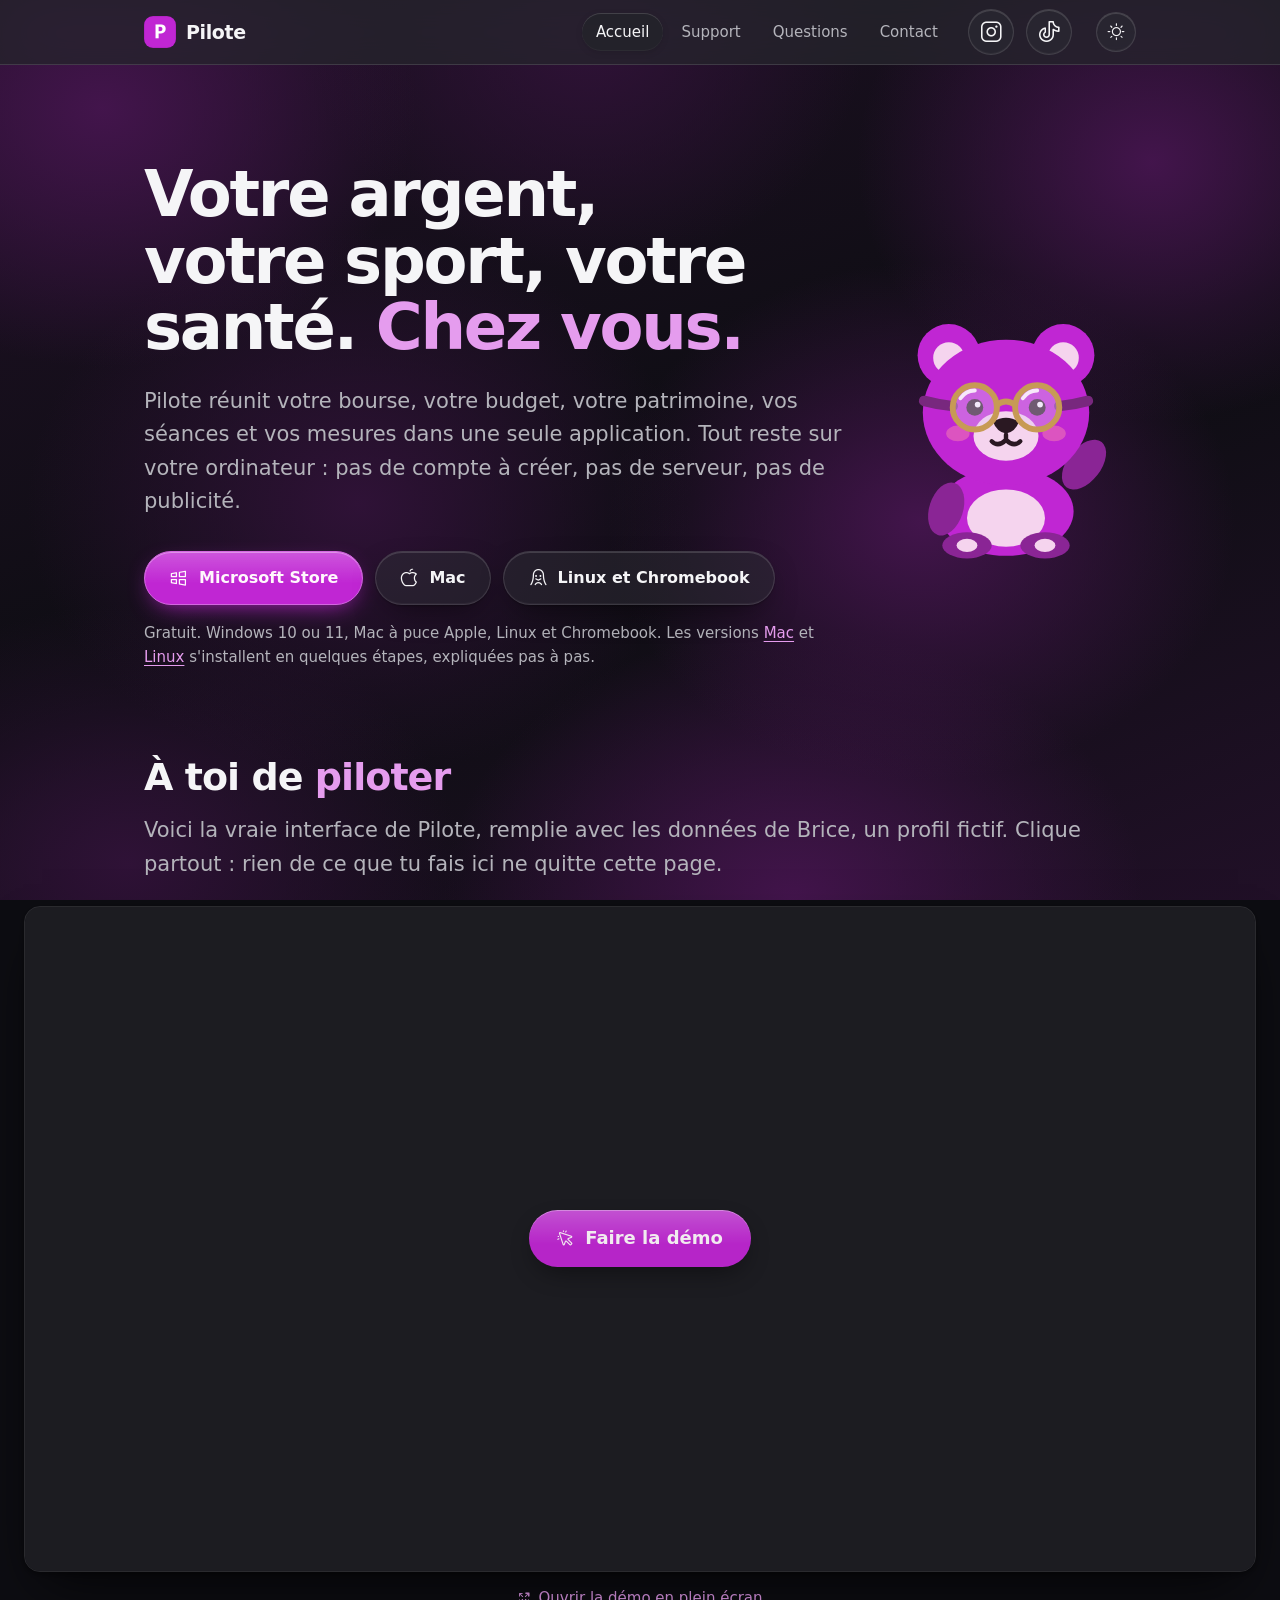
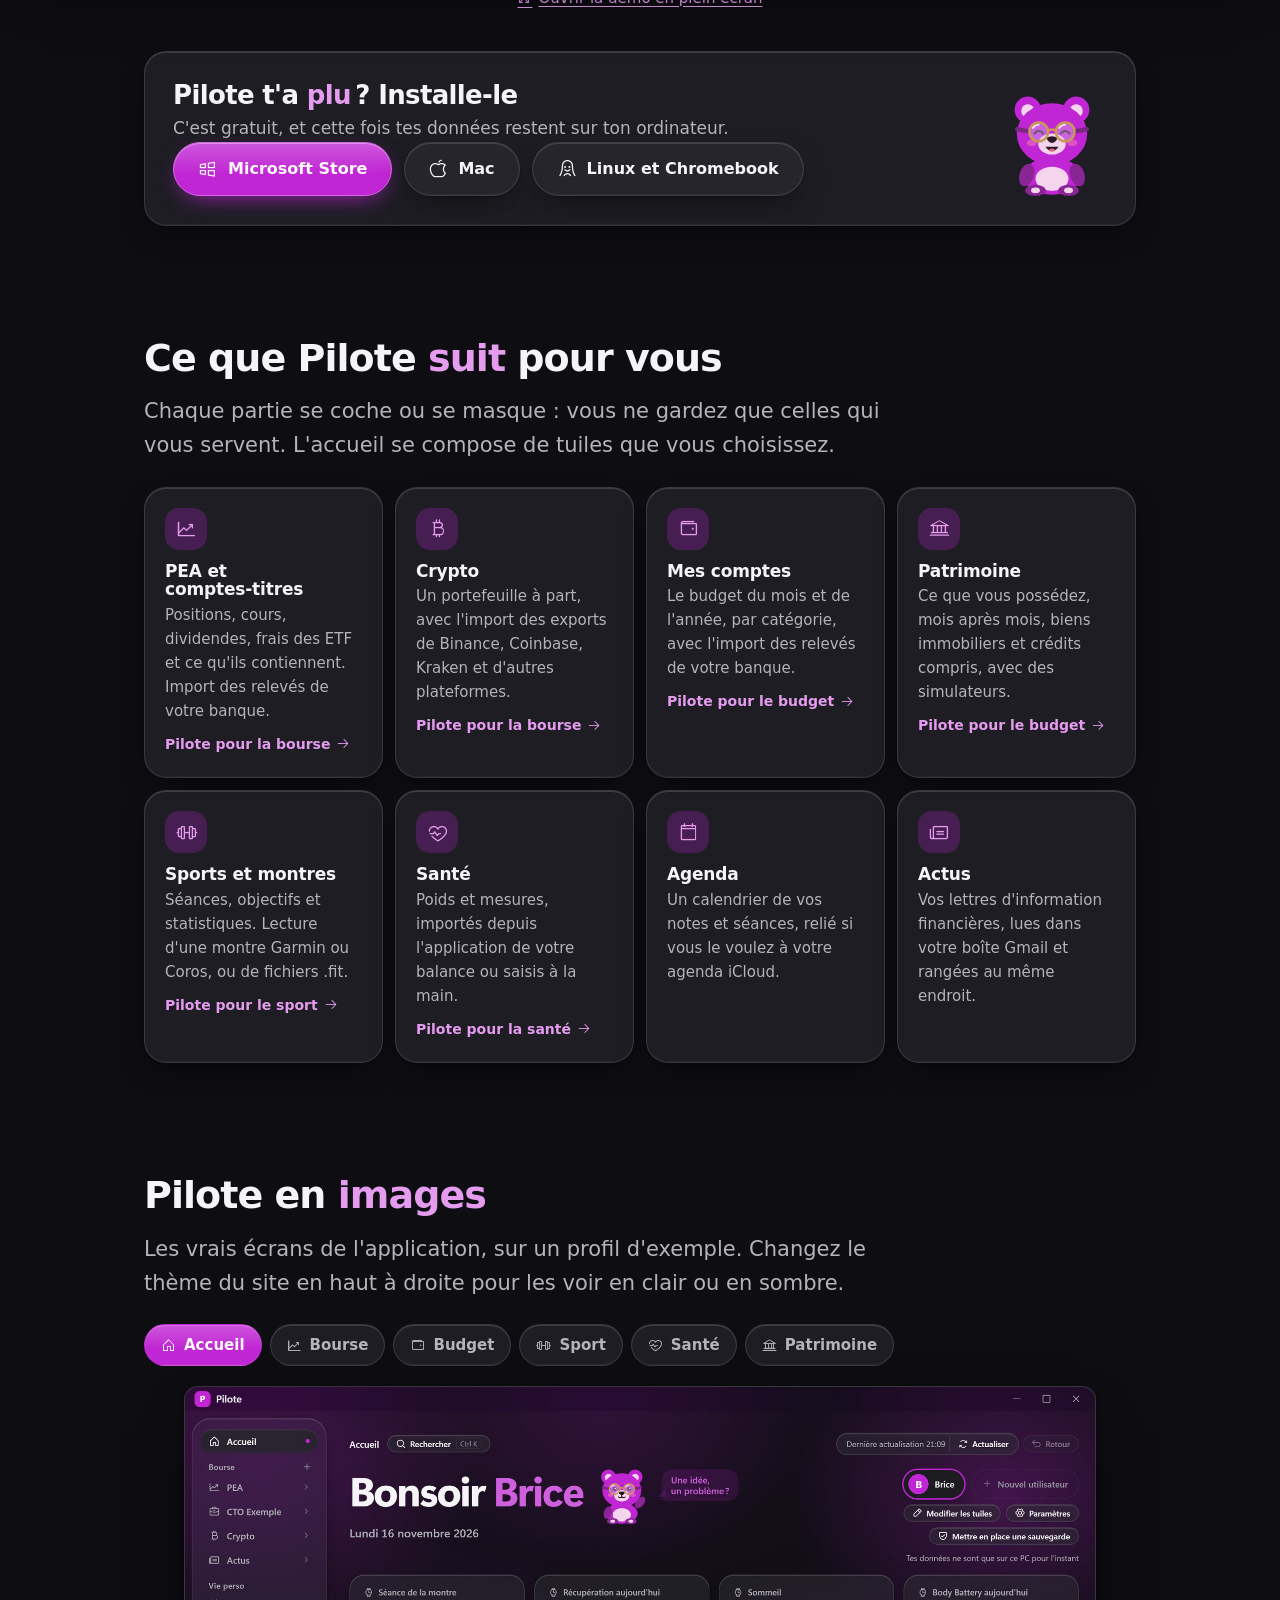
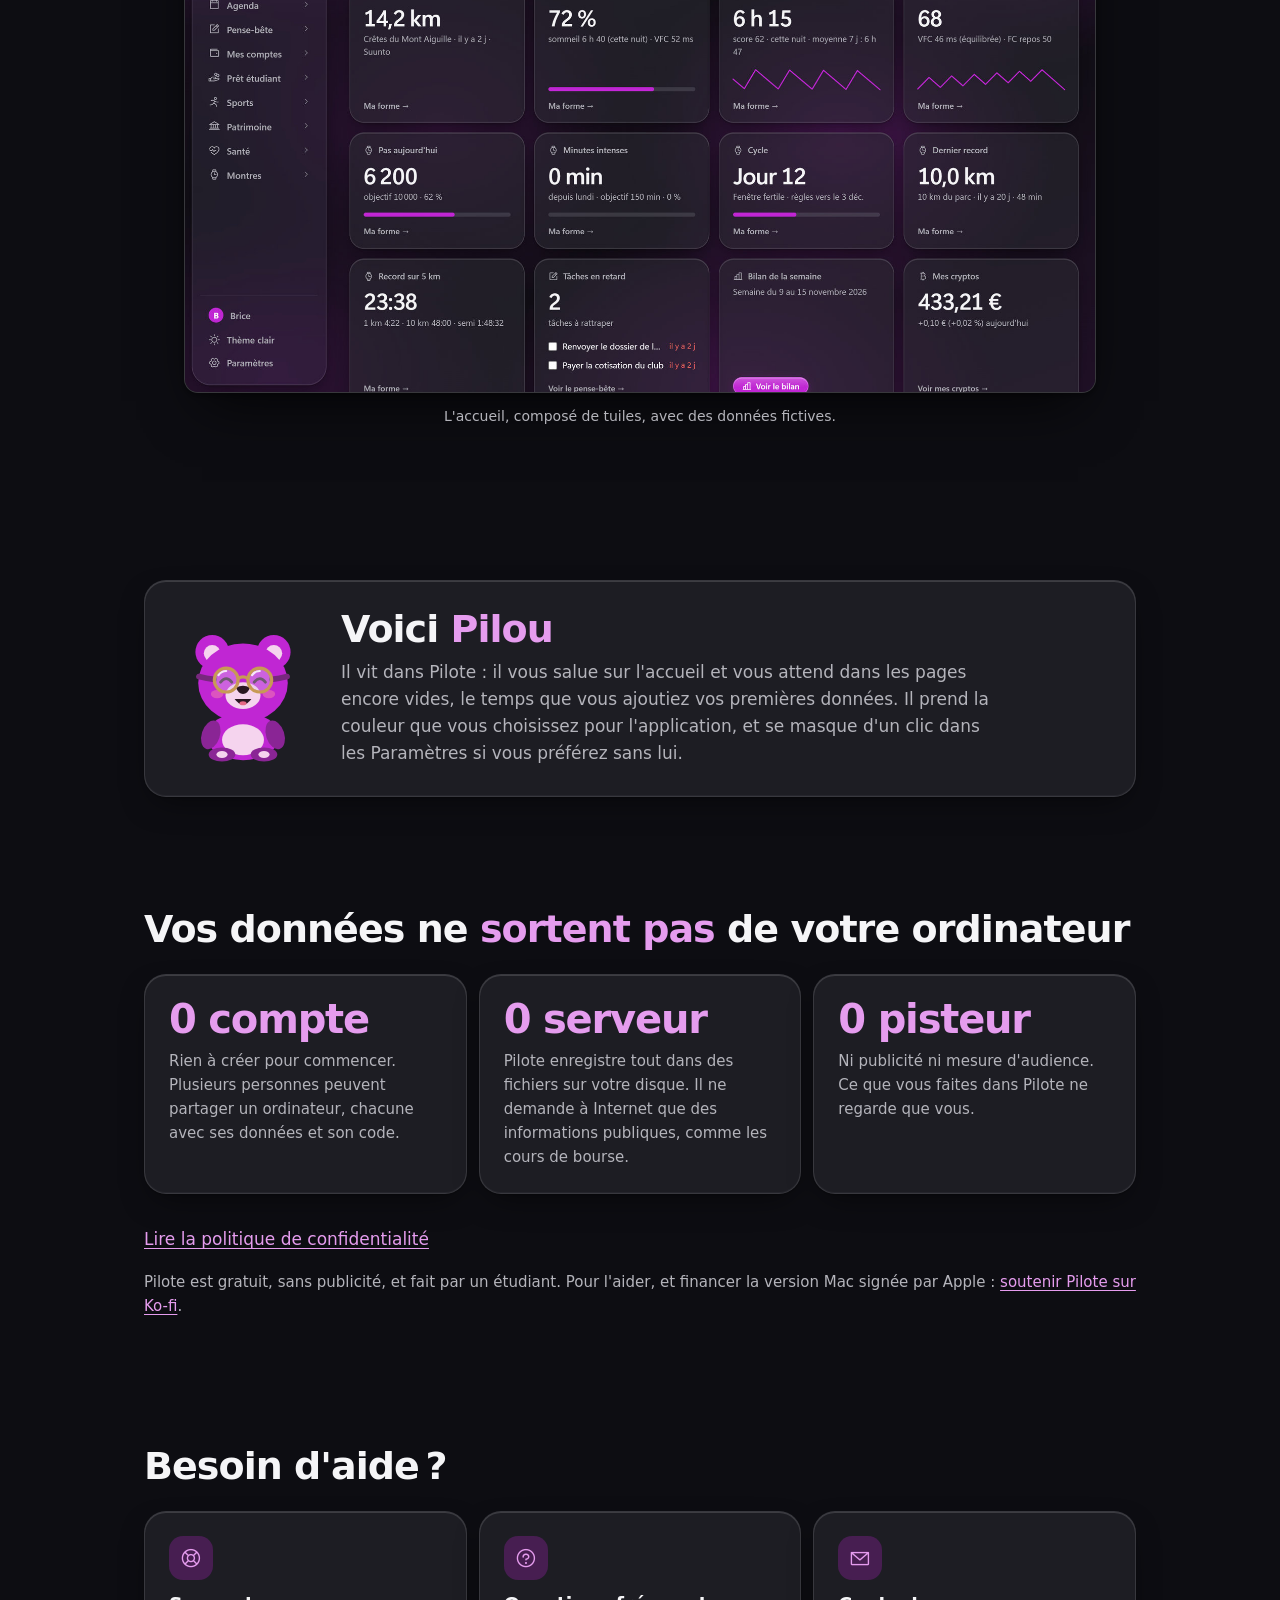
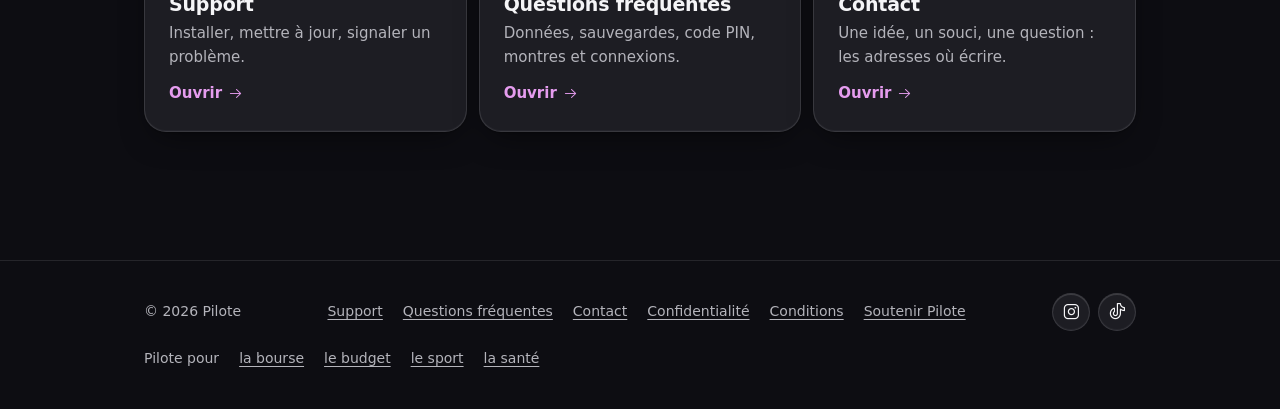
<file: index.html>
<!DOCTYPE html>
<html lang="fr" data-theme="dark">
<head>
<meta charset="UTF-8">
<meta name="viewport" content="width=device-width, initial-scale=1">
<title>Pilote, appli gratuite pour suivre PEA, budget, sport et santé</title>
<meta name="description" content="Pilote réunit votre bourse, votre budget, votre sport, votre santé et votre patrimoine dans une application gratuite pour Windows, Mac et Linux. Aucun compte, aucune donnée envoyée.">
<link rel="canonical" href="https://pilote-appli.github.io/">
<meta property="og:type" content="website">
<meta property="og:site_name" content="Pilote">
<meta property="og:locale" content="fr_FR">
<meta property="og:title" content="Pilote, appli gratuite pour suivre PEA, budget, sport et santé">
<meta property="og:description" content="Pilote réunit votre bourse, votre budget, votre sport, votre santé et votre patrimoine dans une application gratuite pour Windows, Mac et Linux. Aucun compte, aucune donnée envoyée.">
<meta property="og:url" content="https://pilote-appli.github.io/">
<meta property="og:image" content="https://pilote-appli.github.io/assets/partage.jpg">
<meta property="og:image:width" content="1200">
<meta property="og:image:height" content="630">
<meta property="og:image:alt" content="Pilote : votre argent, votre sport, votre santé, chez vous. Pilou, l'ourson de Pilote, fait coucou.">
<meta name="twitter:card" content="summary_large_image">
<meta name="theme-color" content="#0d0d12">
<meta name="referrer" content="strict-origin-when-cross-origin">
<meta http-equiv="Content-Security-Policy" content="default-src 'self'; img-src 'self' data:; style-src 'self'; script-src 'self'; font-src 'self'; base-uri 'self'; form-action 'none'; object-src 'none'">
<script type="application/ld+json">
{
 "@context": "https://schema.org",
 "@graph": [
  {
   "@type": "WebSite",
   "@id": "https://pilote-appli.github.io/#site",
   "url": "https://pilote-appli.github.io/",
   "name": "Pilote",
   "inLanguage": "fr-FR",
   "publisher": {
    "@id": "https://pilote-appli.github.io/#org"
   }
  },
  {
   "@type": "Organization",
   "@id": "https://pilote-appli.github.io/#org",
   "name": "Pilote",
   "url": "https://pilote-appli.github.io/",
   "logo": "https://pilote-appli.github.io/assets/icone.png",
   "email": "pilote.appli@gmail.com",
   "sameAs": [
    "https://www.instagram.com/pilote.appli/",
    "https://www.tiktok.com/@pilote.appli",
    "https://github.com/pilote-appli",
    "https://apps.microsoft.com/detail/9NLZ93TP5HD3"
   ]
  },
  {
   "@type": "SoftwareApplication",
   "name": "Pilote",
   "url": "https://pilote-appli.github.io/",
   "image": "https://pilote-appli.github.io/assets/partage.jpg",
   "screenshot": "https://pilote-appli.github.io/assets/ecrans/accueil-clair.jpg",
   "description": "Application gratuite pour Windows, Mac et Linux qui réunit le suivi du PEA, des comptes-titres et de la crypto, le budget, le patrimoine, le sport et la santé. Aucun compte, aucune donnée envoyée.",
   "applicationCategory": "FinanceApplication",
   "operatingSystem": "Windows 10, Windows 11, macOS, Linux, ChromeOS",
   "inLanguage": "fr-FR",
   "downloadUrl": "https://apps.microsoft.com/detail/9NLZ93TP5HD3",
   "publisher": {
    "@id": "https://pilote-appli.github.io/#org"
   },
   "offers": {
    "@type": "Offer",
    "price": "0",
    "priceCurrency": "EUR"
   }
  }
 ]
}
</script>
<link rel="icon" href="assets/icone.png" type="image/png">
<link rel="stylesheet" href="assets/style.css">
<link rel="stylesheet" href="assets/phosphor/phosphor.css">
<script src="assets/theme.js"></script>
<script src="assets/galerie.js"></script>
<script src="assets/demo.js"></script>
</head>
<body>
<a class="evite" href="#contenu">Aller au contenu</a>
<header class="entete">
  <div class="wrap">
    <a class="marque" href="./"><img src="assets/icone.png" alt="" width="32" height="32">Pilote</a>
    <nav class="nav" aria-label="Pages du site">
      <a href="./" aria-current="page">Accueil</a>
      <a href="support.html">Support</a>
      <a href="faq.html">Questions</a>
      <a href="contact.html">Contact</a>
    </nav>
    <div class="entete-reseaux">
      <a href="https://www.instagram.com/pilote.appli/" aria-label="Pilote sur Instagram" title="Instagram"><i class="ph ph-instagram-logo" aria-hidden="true"></i></a>
      <a href="https://www.tiktok.com/@pilote.appli" aria-label="Pilote sur TikTok" title="TikTok"><i class="ph ph-tiktok-logo" aria-hidden="true"></i></a>
    </div>
    <button class="theme-btn" type="button" aria-label="Changer de thème"><i class="ph ph-sun" aria-hidden="true"></i><i class="ph ph-moon" aria-hidden="true"></i></button>
  </div>
</header>

<main id="contenu">
  <section class="hero">
    <div class="wrap hero-grille">
      <div>
      <h1 class="monte d1">Votre argent, votre sport, votre santé. <em>Chez vous.</em></h1>
      <p class="chapo monte d2">Pilote réunit votre bourse, votre budget, votre patrimoine, vos séances et vos mesures dans une seule application. Tout reste sur votre ordinateur&nbsp;: pas de compte à créer, pas de serveur, pas de publicité.</p>
      <div class="boutons monte d3">
        <a class="btn btn-plein" href="https://apps.microsoft.com/detail/9NLZ93TP5HD3"><i class="ph ph-windows-logo" aria-hidden="true"></i>Microsoft Store</a>
        <a class="btn btn-trait" href="mac.html"><i class="ph ph-apple-logo" aria-hidden="true"></i>Mac</a>
        <a class="btn btn-trait" href="linux.html"><i class="ph ph-linux-logo" aria-hidden="true"></i>Linux et Chromebook</a>
      </div>
      <p class="petit mt16">Gratuit. Windows 10 ou 11, Mac à puce Apple, Linux et Chromebook. Les versions <a href="mac.html">Mac</a> et <a href="linux.html">Linux</a> s'installent en quelques étapes, expliquées pas à pas.</p>
      </div>
      <img class="pilou-hero monte d2" src="assets/pilou/pilou-salut.svg" width="200" height="212" alt="Pilou, l'ourson de Pilote, qui fait coucou">
    </div>
  </section>

  <section class="section demo" id="essayer" aria-labelledby="demo-titre">
    <div class="wrap demo-wrap">
      <h2 id="demo-titre">À toi de <em>piloter</em></h2>
      <p class="chapo">Voici la vraie interface de Pilote, remplie avec les données de Brice, un profil fictif. Clique partout&nbsp;: rien de ce que tu fais ici ne quitte cette page.</p>
      <div class="demo-cadre" data-demo>
        <iframe data-src="demo/" title="Pilote, avec les données de Brice" loading="lazy"></iframe>
        <button type="button" class="demo-reveil" hidden><span><i class="ph ph-cursor-click" aria-hidden="true"></i>Faire la démo</span></button>
        <a class="demo-repli" href="demo/">
          <span class="fenetre-app">
            <img class="si-sombre" src="assets/ecrans/accueil-sombre.jpg" width="900" height="598" loading="lazy" alt="">
            <img class="si-clair" src="assets/ecrans/accueil-clair.jpg" width="900" height="598" loading="lazy" alt="">
            <span class="demo-ouvrir"><i class="ph ph-hand-tap" aria-hidden="true"></i>Ouvrir la démo</span>
          </span>
          <span class="petit">Elle s'ouvre en plein écran. Tourne ton téléphone à l'horizontale, et zoome avec deux doigts.</span>
        </a>
      </div>
      <p class="demo-plein"><a href="demo/" target="_blank" rel="noopener"><i class="ph ph-arrows-out" aria-hidden="true"></i>Ouvrir la démo en plein écran</a></p>

      <div class="appel" id="installer">
        <div>
          <h2>Pilote t'a <em>plu</em>&#8239;? Installe-le</h2>
          <p>C'est gratuit, et cette fois tes données restent sur ton ordinateur.</p>
          <div class="boutons mt16">
            <a class="btn btn-plein" href="https://apps.microsoft.com/detail/9NLZ93TP5HD3"><i class="ph ph-windows-logo" aria-hidden="true"></i>Microsoft Store</a>
            <a class="btn btn-trait" href="mac.html"><i class="ph ph-apple-logo" aria-hidden="true"></i>Mac</a>
            <a class="btn btn-trait" href="linux.html"><i class="ph ph-linux-logo" aria-hidden="true"></i>Linux et Chromebook</a>
          </div>
        </div>
        <img src="assets/pilou/pilou-joyeux.svg" width="200" height="212" alt="">
      </div>
    </div>
  </section>

  <section class="section">
    <div class="wrap">
      <h2>Ce que Pilote <em>suit</em> pour vous</h2>
      <p class="chapo">Chaque partie se coche ou se masque&nbsp;: vous ne gardez que celles qui vous servent. L'accueil se compose de tuiles que vous choisissez.</p>
      <div class="modules">
        <a class="module" href="bourse.html"><span class="ico"><i class="ph ph-chart-line-up" aria-hidden="true"></i></span><h3>PEA et comptes-titres</h3><p>Positions, cours, dividendes, frais des ETF et ce qu'ils contiennent. Import des relevés de votre banque.</p><span class="suite">Pilote pour la bourse <i class="ph ph-arrow-right" aria-hidden="true"></i></span></a>
        <a class="module" href="bourse.html#crypto"><span class="ico"><i class="ph ph-currency-btc" aria-hidden="true"></i></span><h3>Crypto</h3><p>Un portefeuille à part, avec l'import des exports de Binance, Coinbase, Kraken et d'autres plateformes.</p><span class="suite">Pilote pour la bourse <i class="ph ph-arrow-right" aria-hidden="true"></i></span></a>
        <a class="module" href="budget.html"><span class="ico"><i class="ph ph-wallet" aria-hidden="true"></i></span><h3>Mes comptes</h3><p>Le budget du mois et de l'année, par catégorie, avec l'import des relevés de votre banque.</p><span class="suite">Pilote pour le budget <i class="ph ph-arrow-right" aria-hidden="true"></i></span></a>
        <a class="module" href="budget.html#patrimoine"><span class="ico"><i class="ph ph-bank" aria-hidden="true"></i></span><h3>Patrimoine</h3><p>Ce que vous possédez, mois après mois, biens immobiliers et crédits compris, avec des simulateurs.</p><span class="suite">Pilote pour le budget <i class="ph ph-arrow-right" aria-hidden="true"></i></span></a>
        <a class="module" href="sport.html"><span class="ico"><i class="ph ph-barbell" aria-hidden="true"></i></span><h3>Sports et montres</h3><p>Séances, objectifs et statistiques. Lecture d'une montre Garmin ou Coros, ou de fichiers .fit.</p><span class="suite">Pilote pour le sport <i class="ph ph-arrow-right" aria-hidden="true"></i></span></a>
        <a class="module" href="sante.html"><span class="ico"><i class="ph ph-heartbeat" aria-hidden="true"></i></span><h3>Santé</h3><p>Poids et mesures, importés depuis l'application de votre balance ou saisis à la main.</p><span class="suite">Pilote pour la santé <i class="ph ph-arrow-right" aria-hidden="true"></i></span></a>
        <div class="module"><span class="ico"><i class="ph ph-calendar-blank" aria-hidden="true"></i></span><h3>Agenda</h3><p>Un calendrier de vos notes et séances, relié si vous le voulez à votre agenda iCloud.</p></div>
        <div class="module"><span class="ico"><i class="ph ph-newspaper" aria-hidden="true"></i></span><h3>Actus</h3><p>Vos lettres d'information financières, lues dans votre boîte Gmail et rangées au même endroit.</p></div>
      </div>
    </div>
  </section>

  <section class="section">
    <div class="wrap galerie">
      <h2>Pilote en <em>images</em></h2>
      <p class="chapo">Les vrais écrans de l'application, sur un profil d'exemple. Changez le thème du site en haut à droite pour les voir en clair ou en sombre.</p>
      <div class="galerie-onglets" role="tablist" aria-label="Écrans de Pilote">
        <button type="button" role="tab" id="g-accueil" aria-controls="ge-accueil" aria-selected="true"><i class="ph ph-house" aria-hidden="true"></i>Accueil</button>
        <button type="button" role="tab" id="g-bourse" aria-controls="ge-bourse" aria-selected="false"><i class="ph ph-chart-line-up" aria-hidden="true"></i>Bourse</button>
        <button type="button" role="tab" id="g-budget" aria-controls="ge-budget" aria-selected="false"><i class="ph ph-wallet" aria-hidden="true"></i>Budget</button>
        <button type="button" role="tab" id="g-sport" aria-controls="ge-sport" aria-selected="false"><i class="ph ph-barbell" aria-hidden="true"></i>Sport</button>
        <button type="button" role="tab" id="g-sante" aria-controls="ge-sante" aria-selected="false"><i class="ph ph-heartbeat" aria-hidden="true"></i>Santé</button>
        <button type="button" role="tab" id="g-patrimoine" aria-controls="ge-patrimoine" aria-selected="false"><i class="ph ph-bank" aria-hidden="true"></i>Patrimoine</button>
      </div>
      <figure class="galerie-ecran" id="ge-accueil" role="tabpanel" aria-labelledby="g-accueil">
        <div class="fenetre-app">
          <img class="si-sombre" src="assets/ecrans/accueil-sombre.jpg" width="900" height="598" loading="lazy" alt="Pilote, thème sombre : l'accueil composé de tuiles : dernière séance de la montre, récupération, sommeil, Body Battery et pas du jour.">
          <img class="si-clair" src="assets/ecrans/accueil-clair.jpg" width="900" height="598" loading="lazy" alt="Pilote, thème clair : l'accueil composé de tuiles : dernière séance de la montre, récupération, sommeil, Body Battery et pas du jour.">
        </div>
        <figcaption class="legende-ecran">L'accueil, composé de tuiles, avec des données fictives.</figcaption>
      </figure>
      <figure class="galerie-ecran" id="ge-bourse" role="tabpanel" aria-labelledby="g-bourse">
        <div class="fenetre-app">
          <img class="si-sombre" src="assets/ecrans/bourse-sombre.jpg" width="900" height="598" loading="lazy" alt="Pilote, thème sombre : la vue d'ensemble d'un PEA : plus-value latente, valeur, rendement et courbe du capital.">
          <img class="si-clair" src="assets/ecrans/bourse-clair.jpg" width="900" height="598" loading="lazy" alt="Pilote, thème clair : la vue d'ensemble d'un PEA : plus-value latente, valeur, rendement et courbe du capital.">
        </div>
        <figcaption class="legende-ecran">La vue d'ensemble d'un PEA, avec des données fictives.</figcaption>
      </figure>
      <figure class="galerie-ecran" id="ge-budget" role="tabpanel" aria-labelledby="g-budget">
        <div class="fenetre-app">
          <img class="si-sombre" src="assets/ecrans/budget-sombre.jpg" width="900" height="598" loading="lazy" alt="Pilote, thème sombre : le mois dans Mes comptes : bilan du mois, revenus, dépenses et solde.">
          <img class="si-clair" src="assets/ecrans/budget-clair.jpg" width="900" height="598" loading="lazy" alt="Pilote, thème clair : le mois dans Mes comptes : bilan du mois, revenus, dépenses et solde.">
        </div>
        <figcaption class="legende-ecran">Le budget du mois, avec des données fictives.</figcaption>
      </figure>
      <figure class="galerie-ecran" id="ge-sport" role="tabpanel" aria-labelledby="g-sport">
        <div class="fenetre-app">
          <img class="si-sombre" src="assets/ecrans/sport-sombre.jpg" width="900" height="598" loading="lazy" alt="Pilote, thème sombre : l'agenda de Sports : temps de sport du mois, distance, dénivelé et séances jour par jour.">
          <img class="si-clair" src="assets/ecrans/sport-clair.jpg" width="900" height="598" loading="lazy" alt="Pilote, thème clair : l'agenda de Sports : temps de sport du mois, distance, dénivelé et séances jour par jour.">
        </div>
        <figcaption class="legende-ecran">L'agenda des séances, avec des données fictives.</figcaption>
      </figure>
      <figure class="galerie-ecran" id="ge-sante" role="tabpanel" aria-labelledby="g-sante">
        <div class="fenetre-app">
          <img class="si-sombre" src="assets/ecrans/sante-sombre.jpg" width="900" height="598" loading="lazy" alt="Pilote, thème sombre : le suivi de Santé : poids, graisse corporelle, masse musculaire et courbe du poids.">
          <img class="si-clair" src="assets/ecrans/sante-clair.jpg" width="900" height="598" loading="lazy" alt="Pilote, thème clair : le suivi de Santé : poids, graisse corporelle, masse musculaire et courbe du poids.">
        </div>
        <figcaption class="legende-ecran">Le suivi des mesures, avec des données fictives.</figcaption>
      </figure>
      <figure class="galerie-ecran" id="ge-patrimoine" role="tabpanel" aria-labelledby="g-patrimoine">
        <div class="fenetre-app">
          <img class="si-sombre" src="assets/ecrans/patrimoine-sombre.jpg" width="900" height="598" loading="lazy" alt="Pilote, thème sombre : la vue d'ensemble du Patrimoine : patrimoine net, actifs, dettes et courbe d'évolution.">
          <img class="si-clair" src="assets/ecrans/patrimoine-clair.jpg" width="900" height="598" loading="lazy" alt="Pilote, thème clair : la vue d'ensemble du Patrimoine : patrimoine net, actifs, dettes et courbe d'évolution.">
        </div>
        <figcaption class="legende-ecran">La vue du patrimoine, avec des données fictives.</figcaption>
      </figure>
    </div>
  </section>

  <section class="section">
    <div class="wrap">
      <div class="pilou-bloc">
        <img src="assets/pilou/pilou-joyeux.svg" width="200" height="212" alt="">
        <div>
          <h2>Voici <em>Pilou</em></h2>
          <p>Il vit dans Pilote&nbsp;: il vous salue sur l'accueil et vous attend dans les pages encore vides, le temps que vous ajoutiez vos premières données. Il prend la couleur que vous choisissez pour l'application, et se masque d'un clic dans les Paramètres si vous préférez sans lui.</p>
        </div>
      </div>
    </div>
  </section>

  <section class="section">
    <div class="wrap">
      <h2>Vos données ne <em>sortent pas</em> de votre ordinateur</h2>
      <div class="engagements">
        <div class="engagement"><p class="grand">0 compte</p><p>Rien à créer pour commencer. Plusieurs personnes peuvent partager un ordinateur, chacune avec ses données et son code.</p></div>
        <div class="engagement"><p class="grand">0 serveur</p><p>Pilote enregistre tout dans des fichiers sur votre disque. Il ne demande à Internet que des informations publiques, comme les cours de bourse.</p></div>
        <div class="engagement"><p class="grand">0 pisteur</p><p>Ni publicité ni mesure d'audience. Ce que vous faites dans Pilote ne regarde que vous.</p></div>
      </div>
      <p class="mt32"><a href="confidentialite.html">Lire la politique de confidentialité</a></p>
      <p class="petit">Pilote est gratuit, sans publicité, et fait par un étudiant. Pour l'aider, et financer la version Mac signée par Apple&nbsp;: <a href="https://ko-fi.com/pilote">soutenir Pilote sur Ko-fi</a>.</p>
    </div>
  </section>

  <section class="section">
    <div class="wrap">
      <h2>Besoin d'aide&#8239;?</h2>
      <div class="cartes">
        <a class="carte" href="support.html"><i class="ph ph-lifebuoy" aria-hidden="true"></i><h3>Support</h3><p>Installer, mettre à jour, signaler un problème.</p><span class="suite">Ouvrir <i class="ph ph-arrow-right" aria-hidden="true"></i></span></a>
        <a class="carte" href="faq.html"><i class="ph ph-question" aria-hidden="true"></i><h3>Questions fréquentes</h3><p>Données, sauvegardes, code PIN, montres et connexions.</p><span class="suite">Ouvrir <i class="ph ph-arrow-right" aria-hidden="true"></i></span></a>
        <a class="carte" href="contact.html"><i class="ph ph-envelope-simple" aria-hidden="true"></i><h3>Contact</h3><p>Une idée, un souci, une question&nbsp;: les adresses où écrire.</p><span class="suite">Ouvrir <i class="ph ph-arrow-right" aria-hidden="true"></i></span></a>
      </div>
    </div>
  </section>
</main>

<footer class="pied">
  <div class="wrap">
    <span>© 2026 Pilote</span>
    <nav aria-label="Liens du pied de page">
      <a href="support.html">Support</a>
      <a href="faq.html">Questions fréquentes</a>
      <a href="contact.html">Contact</a>
      <a href="confidentialite.html">Confidentialité</a>
      <a href="conditions.html">Conditions</a>
      <a href="https://ko-fi.com/pilote">Soutenir Pilote</a>
    </nav>
    <div class="pied-reseaux">
      <a href="https://www.instagram.com/pilote.appli/" aria-label="Pilote sur Instagram" title="Instagram"><i class="ph ph-instagram-logo" aria-hidden="true"></i></a>
      <a href="https://www.tiktok.com/@pilote.appli" aria-label="Pilote sur TikTok" title="TikTok"><i class="ph ph-tiktok-logo" aria-hidden="true"></i></a>
    </div>
    <div class="pied-usages"><span>Pilote pour</span><a href="bourse.html">la bourse</a><a href="budget.html">le budget</a><a href="sport.html">le sport</a><a href="sante.html">la santé</a></div>
  </div>
</footer>
</body>
</html>
</file>
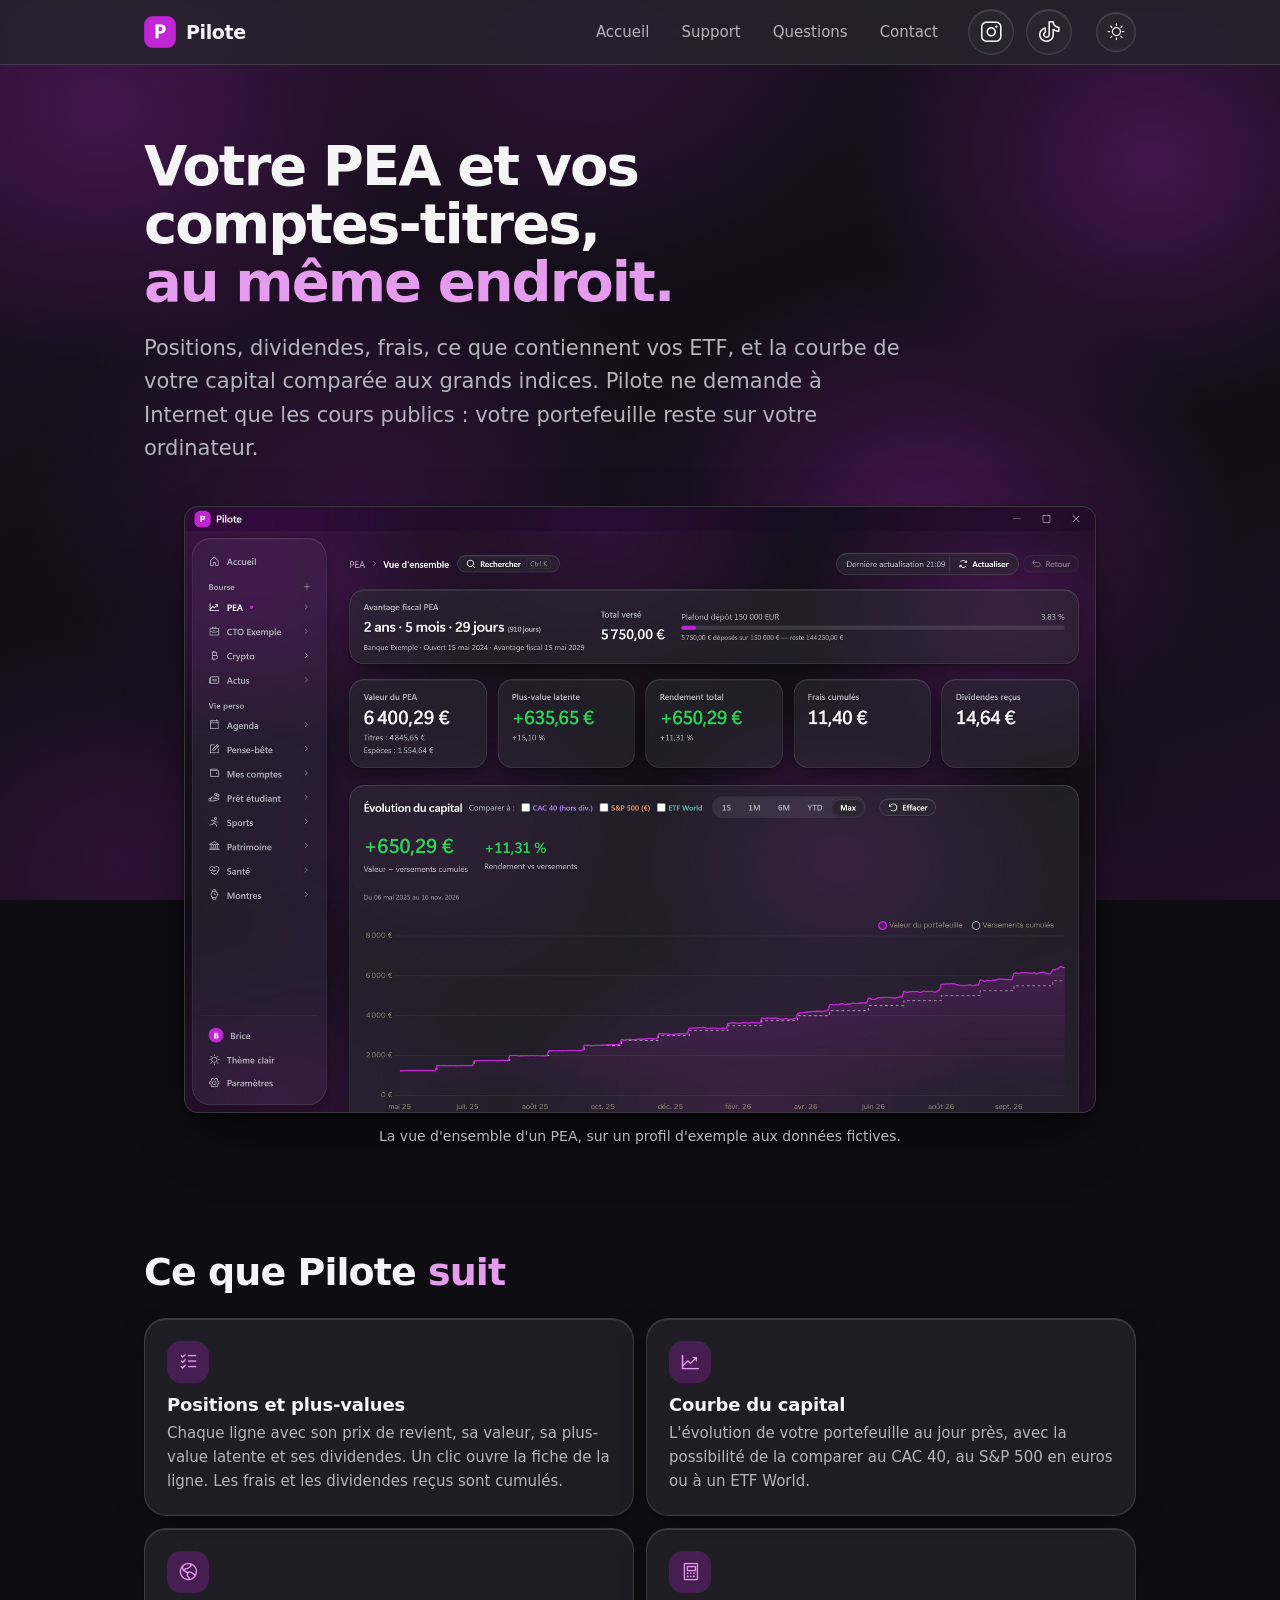
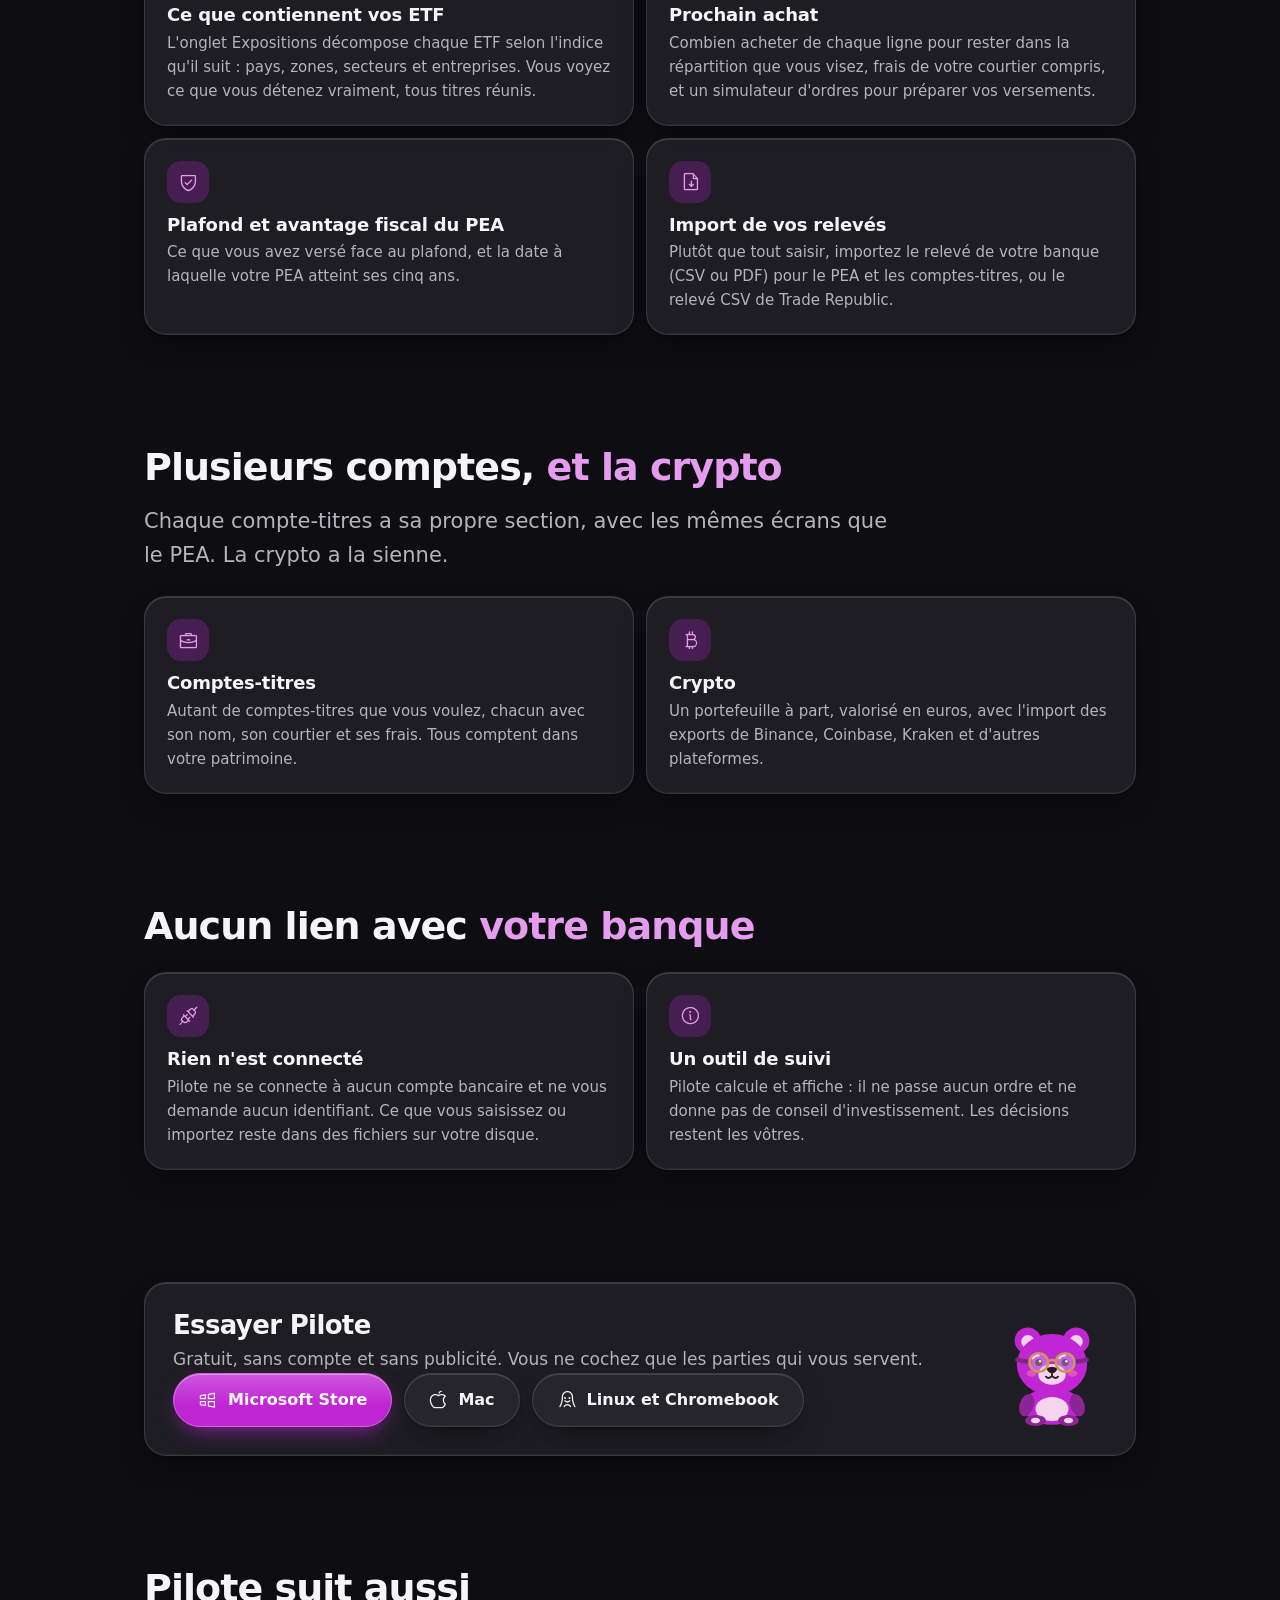
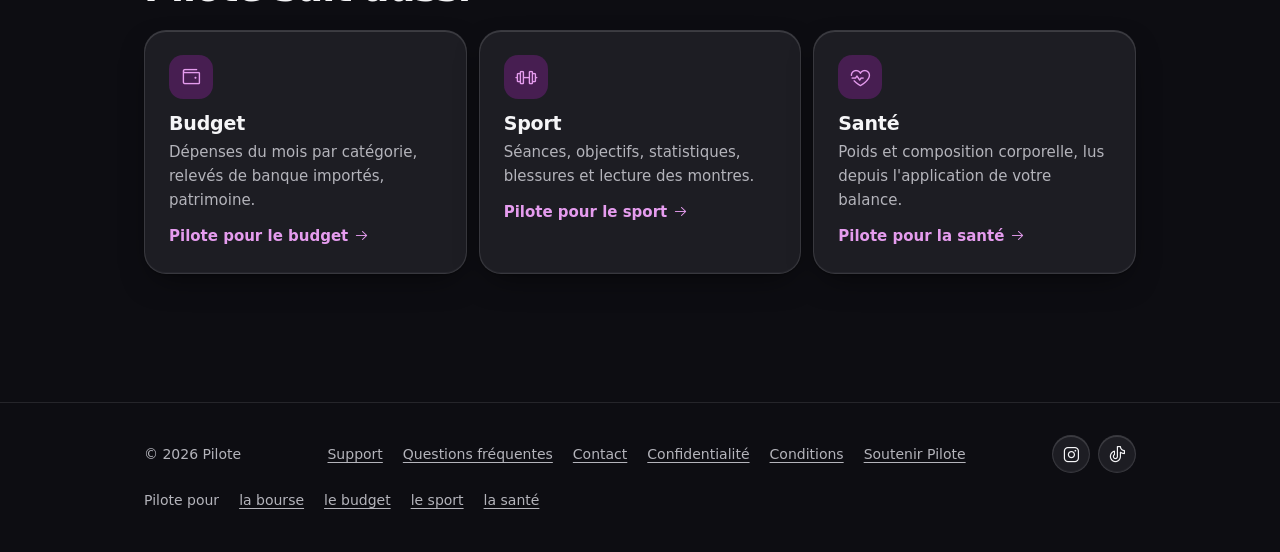
<file: bourse.html>
<!DOCTYPE html>
<html lang="fr" data-theme="dark">
<head>
<meta charset="UTF-8">
<meta name="viewport" content="width=device-width, initial-scale=1">
<title>Suivre son PEA, ses comptes-titres et sa crypto | Pilote</title>
<meta name="description" content="Suivez votre PEA, vos comptes-titres et votre crypto dans une application gratuite pour Windows, Mac et Linux : positions, dividendes, frais et composition des ETF, sans compte et sans envoyer vos données.">
<link rel="canonical" href="https://pilote-appli.github.io/bourse.html">
<meta property="og:type" content="website">
<meta property="og:site_name" content="Pilote">
<meta property="og:locale" content="fr_FR">
<meta property="og:title" content="Suivre son PEA, ses comptes-titres et sa crypto | Pilote">
<meta property="og:description" content="Suivez votre PEA, vos comptes-titres et votre crypto dans une application gratuite pour Windows, Mac et Linux : positions, dividendes, frais et composition des ETF, sans compte et sans envoyer vos données.">
<meta property="og:url" content="https://pilote-appli.github.io/bourse.html">
<meta property="og:image" content="https://pilote-appli.github.io/assets/partage.jpg">
<meta property="og:image:width" content="1200">
<meta property="og:image:height" content="630">
<meta property="og:image:alt" content="Pilote : votre argent, votre sport, votre santé, chez vous. Pilou, l'ourson de Pilote, fait coucou.">
<meta name="twitter:card" content="summary_large_image">
<meta name="theme-color" content="#0d0d12">
<meta name="referrer" content="strict-origin-when-cross-origin">
<meta http-equiv="Content-Security-Policy" content="default-src 'self'; img-src 'self' data:; style-src 'self'; script-src 'self'; font-src 'self'; base-uri 'self'; form-action 'none'; object-src 'none'">
<link rel="icon" href="assets/icone.png" type="image/png">
<link rel="stylesheet" href="assets/style.css">
<link rel="stylesheet" href="assets/phosphor/phosphor.css">
<script src="assets/theme.js"></script>
</head>
<body>
<a class="evite" href="#contenu">Aller au contenu</a>
<header class="entete">
  <div class="wrap">
    <a class="marque" href="./"><img src="assets/icone.png" alt="" width="32" height="32">Pilote</a>
    <nav class="nav" aria-label="Pages du site">
      <a href="./">Accueil</a>
      <a href="support.html">Support</a>
      <a href="faq.html">Questions</a>
      <a href="contact.html">Contact</a>
    </nav>
    <div class="entete-reseaux">
      <a href="https://www.instagram.com/pilote.appli/" aria-label="Pilote sur Instagram" title="Instagram"><i class="ph ph-instagram-logo" aria-hidden="true"></i></a>
      <a href="https://www.tiktok.com/@pilote.appli" aria-label="Pilote sur TikTok" title="TikTok"><i class="ph ph-tiktok-logo" aria-hidden="true"></i></a>
    </div>
    <button class="theme-btn" type="button" aria-label="Changer de thème"><i class="ph ph-sun" aria-hidden="true"></i><i class="ph ph-moon" aria-hidden="true"></i></button>
  </div>
</header>

<main id="contenu">
  <section class="usage-hero">
    <div class="wrap">
      <h1 class="monte d1">Votre PEA et vos comptes-titres, <em>au même endroit.</em></h1>
      <p class="chapo monte d2">Positions, dividendes, frais, ce que contiennent vos ETF, et la courbe de votre capital comparée aux grands indices. Pilote ne demande à Internet que les cours publics&nbsp;: votre portefeuille reste sur votre ordinateur.</p>
      <figure class="usage-ecran">
        <div class="fenetre-app">
          <img class="si-sombre" src="assets/ecrans/bourse-sombre.jpg" width="900" height="598" alt="Pilote, thème sombre : vue d'ensemble d'un PEA, avec la plus-value latente, la valeur, le rendement et la courbe du capital.">
          <img class="si-clair" src="assets/ecrans/bourse-clair.jpg" width="900" height="598" loading="lazy" alt="Pilote, thème clair : vue d'ensemble d'un PEA, avec la plus-value latente, la valeur, le rendement et la courbe du capital.">
        </div>
        <figcaption class="legende-ecran">La vue d'ensemble d'un PEA, sur un profil d'exemple aux données fictives.</figcaption>
      </figure>
    </div>
  </section>

  <section class="section">
    <div class="wrap">
      <h2>Ce que Pilote <em>suit</em></h2>
      <div class="points">
        <div class="point"><span class="ico"><i class="ph ph-list-checks" aria-hidden="true"></i></span><h3>Positions et plus-values</h3><p>Chaque ligne avec son prix de revient, sa valeur, sa plus-value latente et ses dividendes. Un clic ouvre la fiche de la ligne. Les frais et les dividendes reçus sont cumulés.</p></div>
        <div class="point"><span class="ico"><i class="ph ph-chart-line-up" aria-hidden="true"></i></span><h3>Courbe du capital</h3><p>L'évolution de votre portefeuille au jour près, avec la possibilité de la comparer au CAC&nbsp;40, au S&amp;P&nbsp;500 en euros ou à un ETF World.</p></div>
        <div class="point"><span class="ico"><i class="ph ph-globe-hemisphere-west" aria-hidden="true"></i></span><h3>Ce que contiennent vos ETF</h3><p>L'onglet Expositions décompose chaque ETF selon l'indice qu'il suit&nbsp;: pays, zones, secteurs et entreprises. Vous voyez ce que vous détenez vraiment, tous titres réunis.</p></div>
        <div class="point"><span class="ico"><i class="ph ph-calculator" aria-hidden="true"></i></span><h3>Prochain achat</h3><p>Combien acheter de chaque ligne pour rester dans la répartition que vous visez, frais de votre courtier compris, et un simulateur d'ordres pour préparer vos versements.</p></div>
        <div class="point"><span class="ico"><i class="ph ph-shield-check" aria-hidden="true"></i></span><h3>Plafond et avantage fiscal du PEA</h3><p>Ce que vous avez versé face au plafond, et la date à laquelle votre PEA atteint ses cinq ans.</p></div>
        <div class="point"><span class="ico"><i class="ph ph-file-arrow-down" aria-hidden="true"></i></span><h3>Import de vos relevés</h3><p>Plutôt que tout saisir, importez le relevé de votre banque (CSV ou PDF) pour le PEA et les comptes-titres, ou le relevé CSV de Trade Republic.</p></div>
      </div>
    </div>
  </section>

  <section class="section" id="crypto">
    <div class="wrap">
      <h2>Plusieurs comptes, <em>et la crypto</em></h2>
      <p class="chapo">Chaque compte-titres a sa propre section, avec les mêmes écrans que le PEA. La crypto a la sienne.</p>
      <div class="points">
        <div class="point"><span class="ico"><i class="ph ph-briefcase" aria-hidden="true"></i></span><h3>Comptes-titres</h3><p>Autant de comptes-titres que vous voulez, chacun avec son nom, son courtier et ses frais. Tous comptent dans votre patrimoine.</p></div>
        <div class="point"><span class="ico"><i class="ph ph-currency-btc" aria-hidden="true"></i></span><h3>Crypto</h3><p>Un portefeuille à part, valorisé en euros, avec l'import des exports de Binance, Coinbase, Kraken et d'autres plateformes.</p></div>
      </div>
    </div>
  </section>

  <section class="section">
    <div class="wrap">
      <h2>Aucun lien avec <em>votre banque</em></h2>
      <div class="points">
        <div class="point"><span class="ico"><i class="ph ph-plugs" aria-hidden="true"></i></span><h3>Rien n'est connecté</h3><p>Pilote ne se connecte à aucun compte bancaire et ne vous demande aucun identifiant. Ce que vous saisissez ou importez reste dans des fichiers sur votre disque.</p></div>
        <div class="point"><span class="ico"><i class="ph ph-info" aria-hidden="true"></i></span><h3>Un outil de suivi</h3><p>Pilote calcule et affiche&nbsp;: il ne passe aucun ordre et ne donne pas de conseil d'investissement. Les décisions restent les vôtres.</p></div>
      </div>
    </div>
  </section>

  <section class="section">
    <div class="wrap">
      <div class="appel">
        <div>
          <h2>Essayer Pilote</h2>
          <p>Gratuit, sans compte et sans publicité. Vous ne cochez que les parties qui vous servent.</p>
          <div class="boutons mt16">
            <a class="btn btn-plein" href="https://apps.microsoft.com/detail/9NLZ93TP5HD3"><i class="ph ph-windows-logo" aria-hidden="true"></i>Microsoft Store</a>
            <a class="btn btn-trait" href="mac.html"><i class="ph ph-apple-logo" aria-hidden="true"></i>Mac</a>
            <a class="btn btn-trait" href="linux.html"><i class="ph ph-linux-logo" aria-hidden="true"></i>Linux et Chromebook</a>
          </div>
        </div>
        <img src="assets/pilou/pilou-content.svg" width="200" height="212" alt="">
      </div>
    </div>
  </section>

  <section class="section">
    <div class="wrap">
      <h2>Pilote suit aussi</h2>
      <div class="autres-usages">
        <a class="carte" href="budget.html"><i class="ph ph-wallet" aria-hidden="true"></i><h3>Budget</h3><p>Dépenses du mois par catégorie, relevés de banque importés, patrimoine.</p><span class="suite">Pilote pour le budget <i class="ph ph-arrow-right" aria-hidden="true"></i></span></a>
        <a class="carte" href="sport.html"><i class="ph ph-barbell" aria-hidden="true"></i><h3>Sport</h3><p>Séances, objectifs, statistiques, blessures et lecture des montres.</p><span class="suite">Pilote pour le sport <i class="ph ph-arrow-right" aria-hidden="true"></i></span></a>
        <a class="carte" href="sante.html"><i class="ph ph-heartbeat" aria-hidden="true"></i><h3>Santé</h3><p>Poids et composition corporelle, lus depuis l'application de votre balance.</p><span class="suite">Pilote pour la santé <i class="ph ph-arrow-right" aria-hidden="true"></i></span></a>
      </div>
    </div>
  </section>
</main>

<footer class="pied">
  <div class="wrap">
    <span>© 2026 Pilote</span>
    <nav aria-label="Liens du pied de page">
      <a href="support.html">Support</a>
      <a href="faq.html">Questions fréquentes</a>
      <a href="contact.html">Contact</a>
      <a href="confidentialite.html">Confidentialité</a>
      <a href="conditions.html">Conditions</a>
      <a href="https://ko-fi.com/pilote">Soutenir Pilote</a>
    </nav>
    <div class="pied-reseaux">
      <a href="https://www.instagram.com/pilote.appli/" aria-label="Pilote sur Instagram" title="Instagram"><i class="ph ph-instagram-logo" aria-hidden="true"></i></a>
      <a href="https://www.tiktok.com/@pilote.appli" aria-label="Pilote sur TikTok" title="TikTok"><i class="ph ph-tiktok-logo" aria-hidden="true"></i></a>
    </div>
    <div class="pied-usages"><span>Pilote pour</span><a href="bourse.html">la bourse</a><a href="budget.html">le budget</a><a href="sport.html">le sport</a><a href="sante.html">la santé</a></div>
  </div>
</footer>
</body>
</html>
</file>
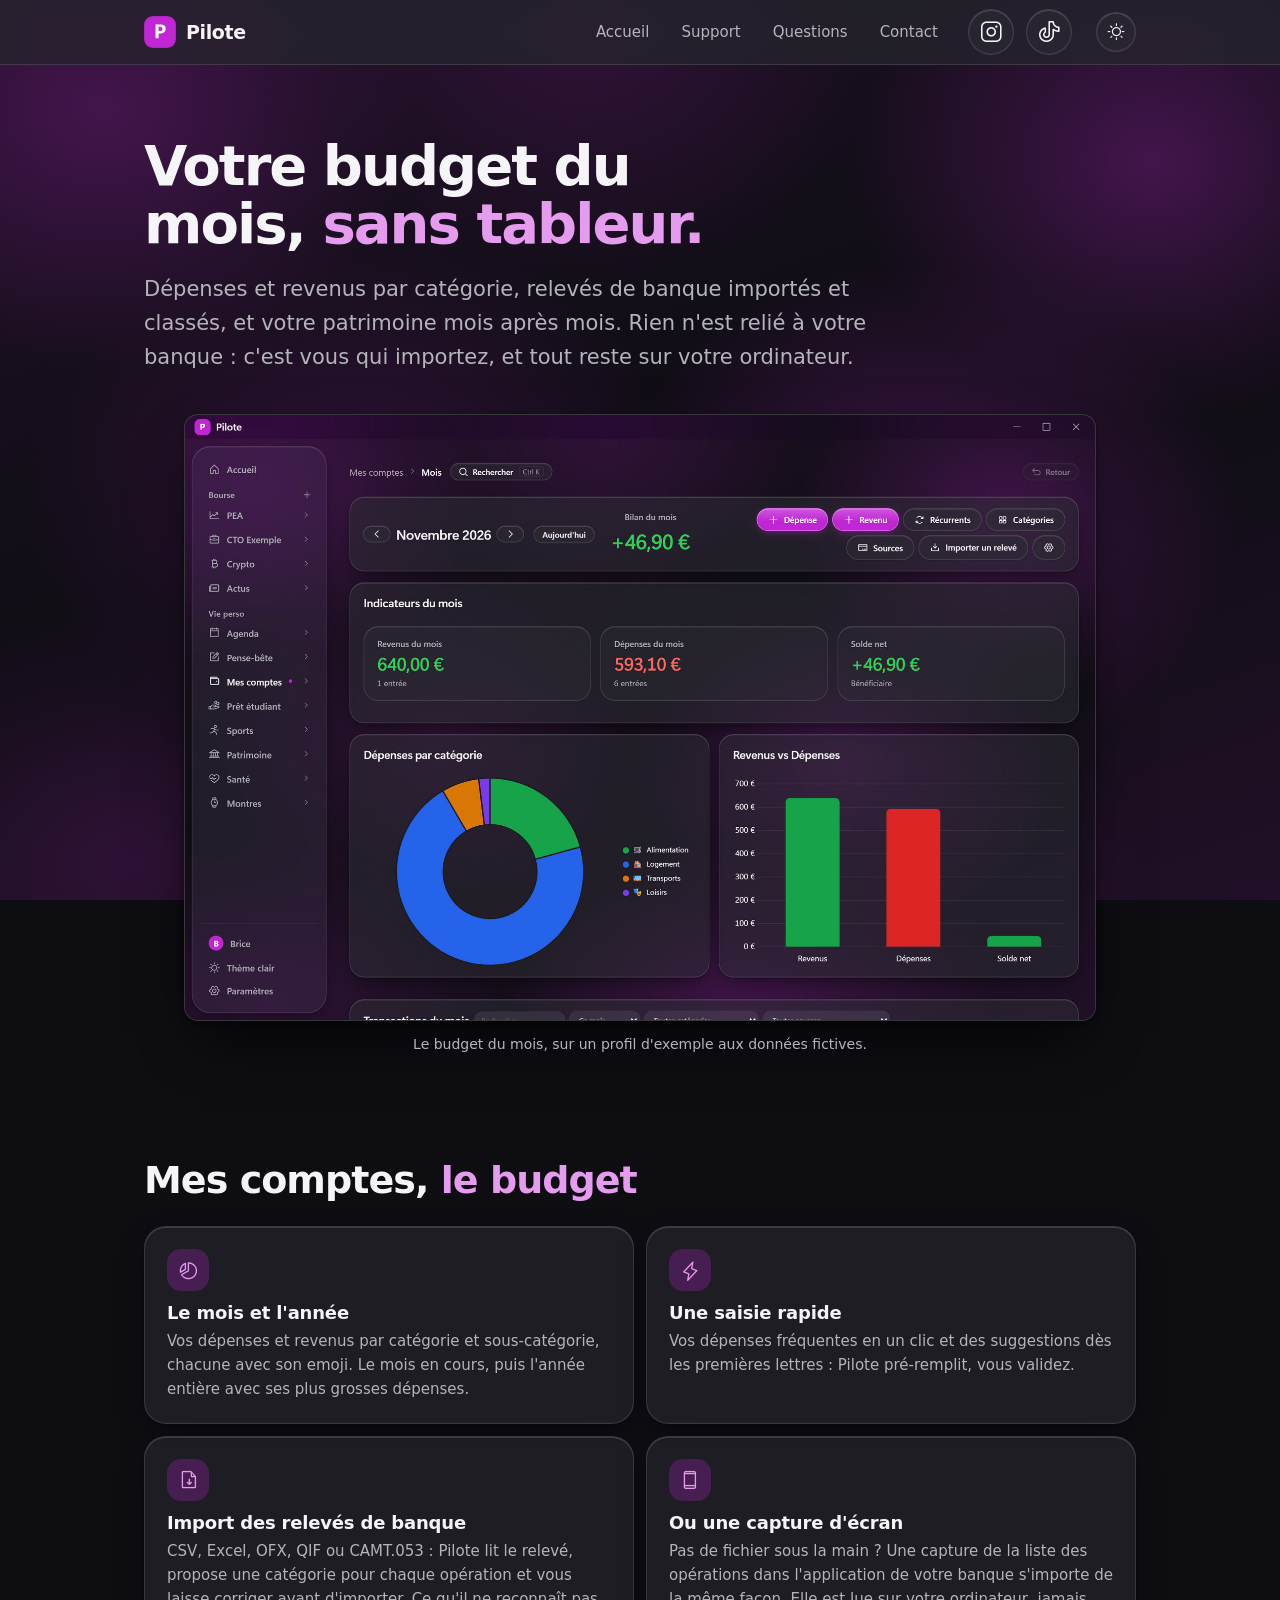
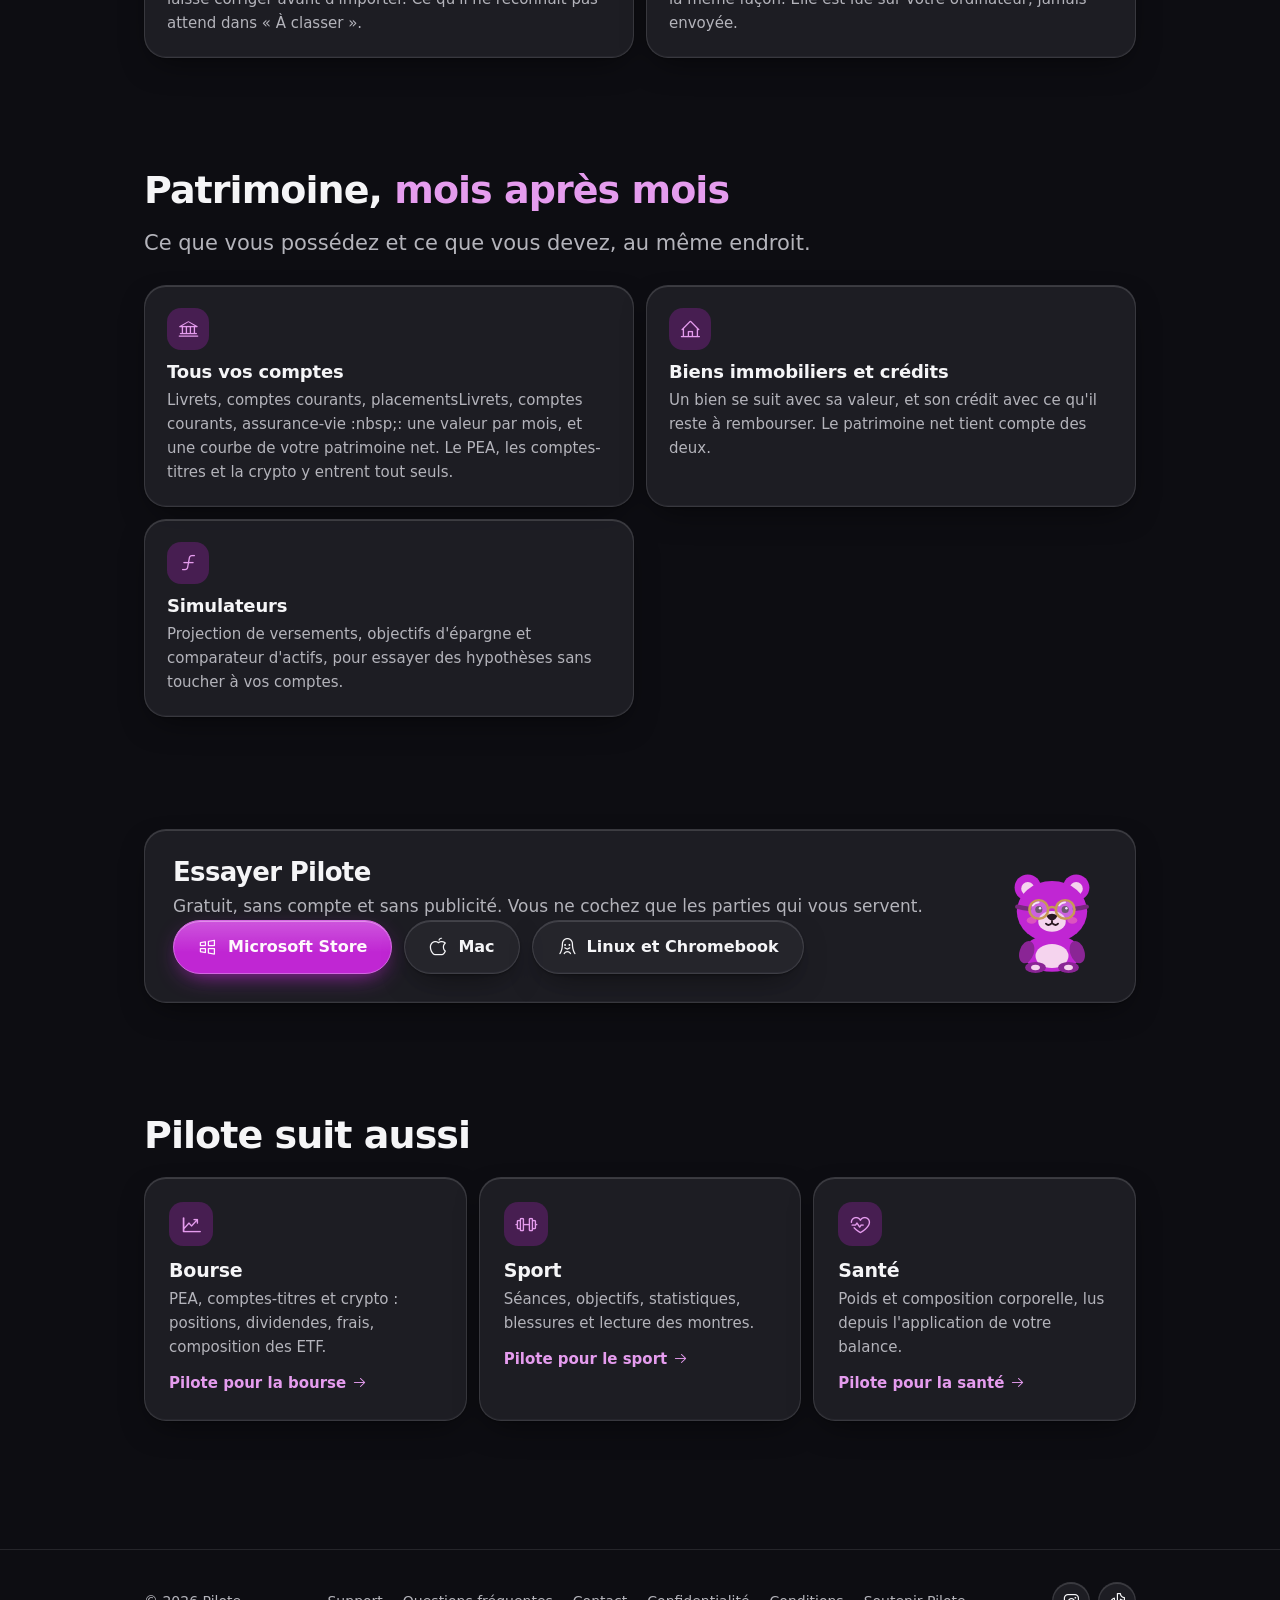
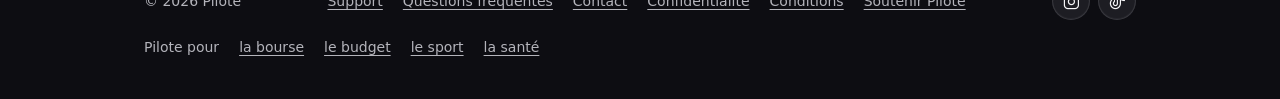
<file: budget.html>
<!DOCTYPE html>
<html lang="fr" data-theme="dark">
<head>
<meta charset="UTF-8">
<meta name="viewport" content="width=device-width, initial-scale=1">
<title>Suivre son budget et son patrimoine | Pilote</title>
<meta name="description" content="Suivez votre budget du mois et votre patrimoine dans une application gratuite pour Windows, Mac et Linux : dépenses par catégorie, import des relevés de banque, biens immobiliers et crédits, sans compte et sans envoyer vos données.">
<link rel="canonical" href="https://pilote-appli.github.io/budget.html">
<meta property="og:type" content="website">
<meta property="og:site_name" content="Pilote">
<meta property="og:locale" content="fr_FR">
<meta property="og:title" content="Suivre son budget et son patrimoine | Pilote">
<meta property="og:description" content="Suivez votre budget du mois et votre patrimoine dans une application gratuite pour Windows, Mac et Linux : dépenses par catégorie, import des relevés de banque, biens immobiliers et crédits, sans compte et sans envoyer vos données.">
<meta property="og:url" content="https://pilote-appli.github.io/budget.html">
<meta property="og:image" content="https://pilote-appli.github.io/assets/partage.jpg">
<meta property="og:image:width" content="1200">
<meta property="og:image:height" content="630">
<meta property="og:image:alt" content="Pilote : votre argent, votre sport, votre santé, chez vous. Pilou, l'ourson de Pilote, fait coucou.">
<meta name="twitter:card" content="summary_large_image">
<meta name="theme-color" content="#0d0d12">
<meta name="referrer" content="strict-origin-when-cross-origin">
<meta http-equiv="Content-Security-Policy" content="default-src 'self'; img-src 'self' data:; style-src 'self'; script-src 'self'; font-src 'self'; base-uri 'self'; form-action 'none'; object-src 'none'">
<link rel="icon" href="assets/icone.png" type="image/png">
<link rel="stylesheet" href="assets/style.css">
<link rel="stylesheet" href="assets/phosphor/phosphor.css">
<script src="assets/theme.js"></script>
</head>
<body>
<a class="evite" href="#contenu">Aller au contenu</a>
<header class="entete">
  <div class="wrap">
    <a class="marque" href="./"><img src="assets/icone.png" alt="" width="32" height="32">Pilote</a>
    <nav class="nav" aria-label="Pages du site">
      <a href="./">Accueil</a>
      <a href="support.html">Support</a>
      <a href="faq.html">Questions</a>
      <a href="contact.html">Contact</a>
    </nav>
    <div class="entete-reseaux">
      <a href="https://www.instagram.com/pilote.appli/" aria-label="Pilote sur Instagram" title="Instagram"><i class="ph ph-instagram-logo" aria-hidden="true"></i></a>
      <a href="https://www.tiktok.com/@pilote.appli" aria-label="Pilote sur TikTok" title="TikTok"><i class="ph ph-tiktok-logo" aria-hidden="true"></i></a>
    </div>
    <button class="theme-btn" type="button" aria-label="Changer de thème"><i class="ph ph-sun" aria-hidden="true"></i><i class="ph ph-moon" aria-hidden="true"></i></button>
  </div>
</header>

<main id="contenu">
  <section class="usage-hero">
    <div class="wrap">
      <h1 class="monte d1">Votre budget du mois, <em>sans tableur.</em></h1>
      <p class="chapo monte d2">Dépenses et revenus par catégorie, relevés de banque importés et classés, et votre patrimoine mois après mois. Rien n'est relié à votre banque&nbsp;: c'est vous qui importez, et tout reste sur votre ordinateur.</p>
      <figure class="usage-ecran">
        <div class="fenetre-app">
          <img class="si-sombre" src="assets/ecrans/budget-sombre.jpg" width="900" height="598" alt="Pilote, thème sombre : mois dans Mes comptes, avec le bilan du mois, les revenus, les dépenses et le solde.">
          <img class="si-clair" src="assets/ecrans/budget-clair.jpg" width="900" height="598" loading="lazy" alt="Pilote, thème clair : mois dans Mes comptes, avec le bilan du mois, les revenus, les dépenses et le solde.">
        </div>
        <figcaption class="legende-ecran">Le budget du mois, sur un profil d'exemple aux données fictives.</figcaption>
      </figure>
    </div>
  </section>

  <section class="section">
    <div class="wrap">
      <h2>Mes comptes, <em>le budget</em></h2>
      <div class="points">
        <div class="point"><span class="ico"><i class="ph ph-chart-pie-slice" aria-hidden="true"></i></span><h3>Le mois et l'année</h3><p>Vos dépenses et revenus par catégorie et sous-catégorie, chacune avec son emoji. Le mois en cours, puis l'année entière avec ses plus grosses dépenses.</p></div>
        <div class="point"><span class="ico"><i class="ph ph-lightning" aria-hidden="true"></i></span><h3>Une saisie rapide</h3><p>Vos dépenses fréquentes en un clic et des suggestions dès les premières lettres&nbsp;: Pilote pré-remplit, vous validez.</p></div>
        <div class="point"><span class="ico"><i class="ph ph-file-arrow-down" aria-hidden="true"></i></span><h3>Import des relevés de banque</h3><p>CSV, Excel, OFX, QIF ou CAMT.053&nbsp;: Pilote lit le relevé, propose une catégorie pour chaque opération et vous laisse corriger avant d'importer. Ce qu'il ne reconnaît pas attend dans «&nbsp;À classer&nbsp;».</p></div>
        <div class="point"><span class="ico"><i class="ph ph-device-mobile" aria-hidden="true"></i></span><h3>Ou une capture d'écran</h3><p>Pas de fichier sous la main&nbsp;? Une capture de la liste des opérations dans l'application de votre banque s'importe de la même façon. Elle est lue sur votre ordinateur, jamais envoyée.</p></div>
      </div>
    </div>
  </section>

  <section class="section" id="patrimoine">
    <div class="wrap">
      <h2>Patrimoine, <em>mois après mois</em></h2>
      <p class="chapo">Ce que vous possédez et ce que vous devez, au même endroit.</p>
      <div class="points">
        <div class="point"><span class="ico"><i class="ph ph-bank" aria-hidden="true"></i></span><h3>Tous vos comptes</h3><p>Livrets, comptes courants, placementsLivrets, comptes courants, assurance-vie&nbsp;:nbsp;: une valeur par mois, et une courbe de votre patrimoine net. Le PEA, les comptes-titres et la crypto y entrent tout seuls.</p></div>
        <div class="point"><span class="ico"><i class="ph ph-house-line" aria-hidden="true"></i></span><h3>Biens immobiliers et crédits</h3><p>Un bien se suit avec sa valeur, et son crédit avec ce qu'il reste à rembourser. Le patrimoine net tient compte des deux.</p></div>
        <div class="point"><span class="ico"><i class="ph ph-function" aria-hidden="true"></i></span><h3>Simulateurs</h3><p>Projection de versements, objectifs d'épargne et comparateur d'actifs, pour essayer des hypothèses sans toucher à vos comptes.</p></div>
      </div>
    </div>
  </section>

  <section class="section">
    <div class="wrap">
      <div class="appel">
        <div>
          <h2>Essayer Pilote</h2>
          <p>Gratuit, sans compte et sans publicité. Vous ne cochez que les parties qui vous servent.</p>
          <div class="boutons mt16">
            <a class="btn btn-plein" href="https://apps.microsoft.com/detail/9NLZ93TP5HD3"><i class="ph ph-windows-logo" aria-hidden="true"></i>Microsoft Store</a>
            <a class="btn btn-trait" href="mac.html"><i class="ph ph-apple-logo" aria-hidden="true"></i>Mac</a>
            <a class="btn btn-trait" href="linux.html"><i class="ph ph-linux-logo" aria-hidden="true"></i>Linux et Chromebook</a>
          </div>
        </div>
        <img src="assets/pilou/pilou-content.svg" width="200" height="212" alt="">
      </div>
    </div>
  </section>

  <section class="section">
    <div class="wrap">
      <h2>Pilote suit aussi</h2>
      <div class="autres-usages">
        <a class="carte" href="bourse.html"><i class="ph ph-chart-line-up" aria-hidden="true"></i><h3>Bourse</h3><p>PEA, comptes-titres et crypto&nbsp;: positions, dividendes, frais, composition des ETF.</p><span class="suite">Pilote pour la bourse <i class="ph ph-arrow-right" aria-hidden="true"></i></span></a>
        <a class="carte" href="sport.html"><i class="ph ph-barbell" aria-hidden="true"></i><h3>Sport</h3><p>Séances, objectifs, statistiques, blessures et lecture des montres.</p><span class="suite">Pilote pour le sport <i class="ph ph-arrow-right" aria-hidden="true"></i></span></a>
        <a class="carte" href="sante.html"><i class="ph ph-heartbeat" aria-hidden="true"></i><h3>Santé</h3><p>Poids et composition corporelle, lus depuis l'application de votre balance.</p><span class="suite">Pilote pour la santé <i class="ph ph-arrow-right" aria-hidden="true"></i></span></a>
      </div>
    </div>
  </section>
</main>

<footer class="pied">
  <div class="wrap">
    <span>© 2026 Pilote</span>
    <nav aria-label="Liens du pied de page">
      <a href="support.html">Support</a>
      <a href="faq.html">Questions fréquentes</a>
      <a href="contact.html">Contact</a>
      <a href="confidentialite.html">Confidentialité</a>
      <a href="conditions.html">Conditions</a>
      <a href="https://ko-fi.com/pilote">Soutenir Pilote</a>
    </nav>
    <div class="pied-reseaux">
      <a href="https://www.instagram.com/pilote.appli/" aria-label="Pilote sur Instagram" title="Instagram"><i class="ph ph-instagram-logo" aria-hidden="true"></i></a>
      <a href="https://www.tiktok.com/@pilote.appli" aria-label="Pilote sur TikTok" title="TikTok"><i class="ph ph-tiktok-logo" aria-hidden="true"></i></a>
    </div>
    <div class="pied-usages"><span>Pilote pour</span><a href="bourse.html">la bourse</a><a href="budget.html">le budget</a><a href="sport.html">le sport</a><a href="sante.html">la santé</a></div>
  </div>
</footer>
</body>
</html>
</file>
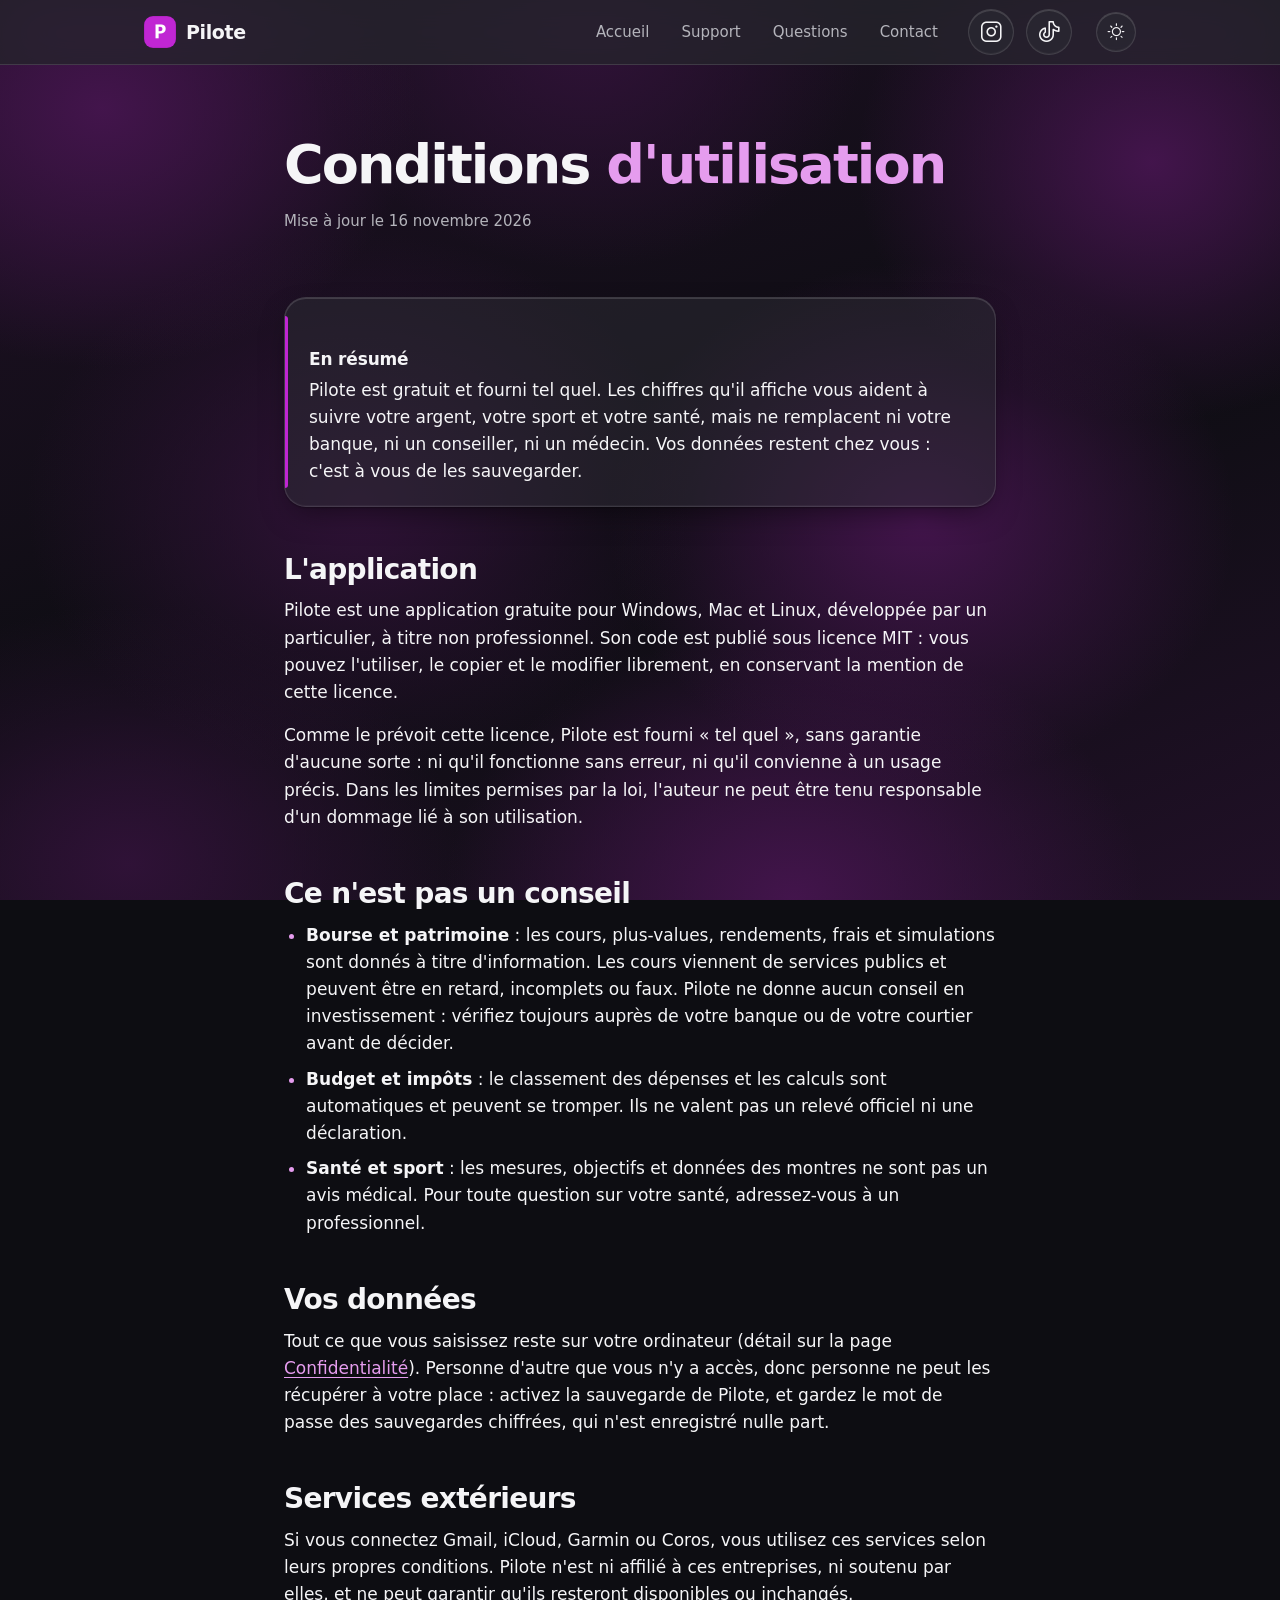
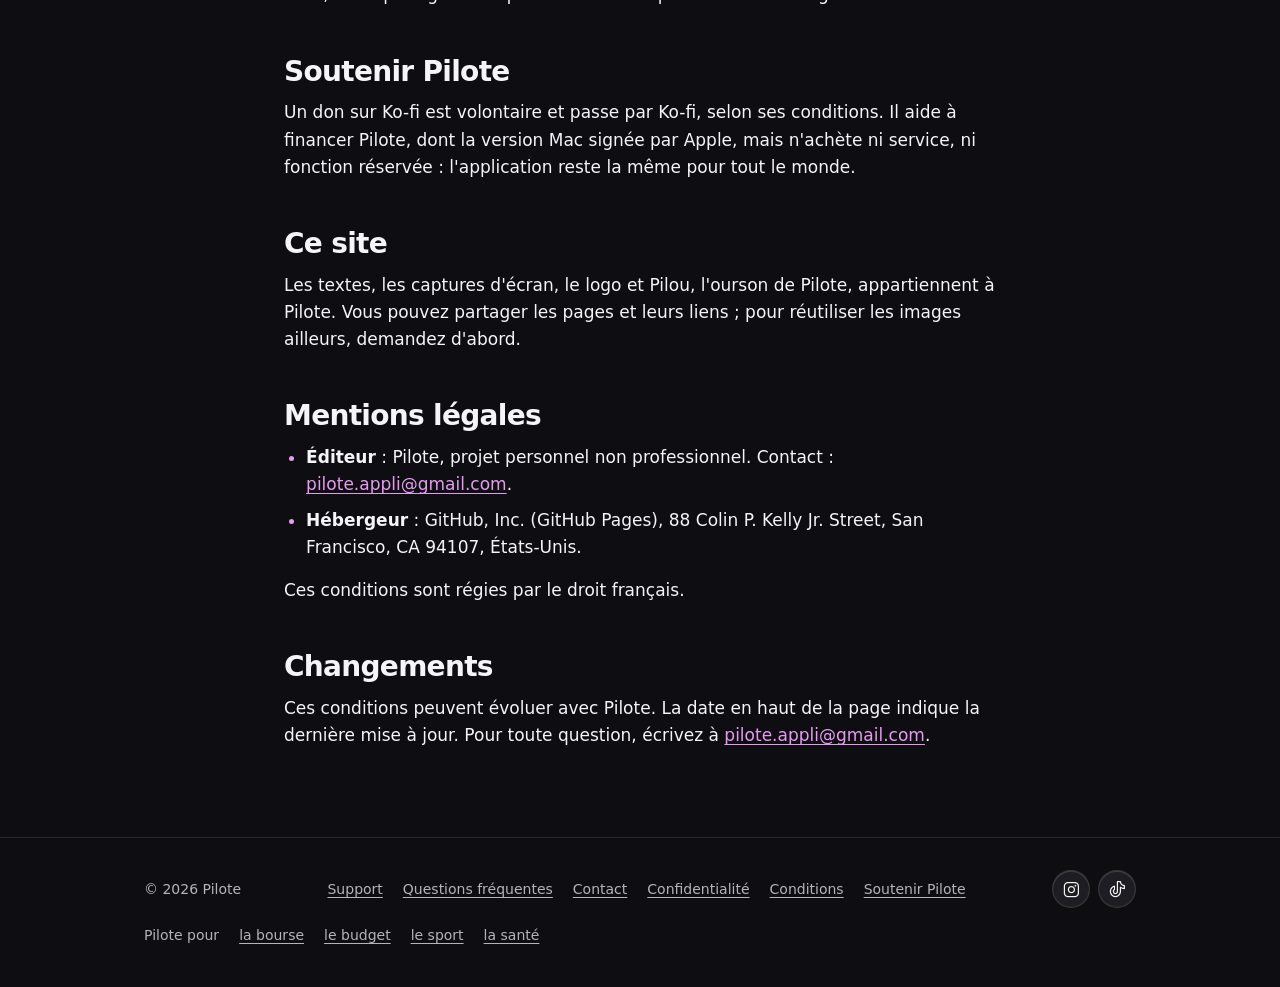
<file: conditions.html>
<!DOCTYPE html>
<html lang="fr" data-theme="dark">
<head>
<meta charset="UTF-8">
<meta name="viewport" content="width=device-width, initial-scale=1">
<title>Pilote, conditions d'utilisation</title>
<meta name="description" content="Conditions d'utilisation de Pilote, application gratuite de suivi personnel pour Windows, Mac et Linux, et mentions légales du site.">
<link rel="canonical" href="https://pilote-appli.github.io/conditions.html">
<meta property="og:type" content="website">
<meta property="og:site_name" content="Pilote">
<meta property="og:locale" content="fr_FR">
<meta property="og:title" content="Pilote, conditions d'utilisation">
<meta property="og:description" content="Conditions d'utilisation de Pilote, application gratuite de suivi personnel pour Windows, Mac et Linux, et mentions légales du site.">
<meta property="og:url" content="https://pilote-appli.github.io/conditions.html">
<meta property="og:image" content="https://pilote-appli.github.io/assets/partage.jpg">
<meta property="og:image:width" content="1200">
<meta property="og:image:height" content="630">
<meta property="og:image:alt" content="Pilote : votre argent, votre sport, votre santé, chez vous. Pilou, l'ourson de Pilote, fait coucou.">
<meta name="twitter:card" content="summary_large_image">
<meta name="theme-color" content="#0d0d12">
<meta name="referrer" content="strict-origin-when-cross-origin">
<meta http-equiv="Content-Security-Policy" content="default-src 'self'; img-src 'self' data:; style-src 'self'; script-src 'self'; font-src 'self'; base-uri 'self'; form-action 'none'; object-src 'none'">
<link rel="icon" href="assets/icone.png" type="image/png">
<link rel="stylesheet" href="assets/style.css">
<link rel="stylesheet" href="assets/phosphor/phosphor.css">
<script src="assets/theme.js"></script>
</head>
<body>
<a class="evite" href="#contenu">Aller au contenu</a>
<header class="entete">
  <div class="wrap">
    <a class="marque" href="./"><img src="assets/icone.png" alt="" width="32" height="32">Pilote</a>
    <nav class="nav" aria-label="Pages du site">
      <a href="./">Accueil</a>
      <a href="support.html">Support</a>
      <a href="faq.html">Questions</a>
      <a href="contact.html">Contact</a>
    </nav>
    <div class="entete-reseaux">
      <a href="https://www.instagram.com/pilote.appli/" aria-label="Pilote sur Instagram" title="Instagram"><i class="ph ph-instagram-logo" aria-hidden="true"></i></a>
      <a href="https://www.tiktok.com/@pilote.appli" aria-label="Pilote sur TikTok" title="TikTok"><i class="ph ph-tiktok-logo" aria-hidden="true"></i></a>
    </div>
    <button class="theme-btn" type="button" aria-label="Changer de thème"><i class="ph ph-sun" aria-hidden="true"></i><i class="ph ph-moon" aria-hidden="true"></i></button>
  </div>
</header>

<main id="contenu">
  <section class="page-titre">
    <div class="wrap etroit">
      <h1>Conditions <em>d'utilisation</em></h1>
      <p class="petit">Mise à jour le 16 novembre 2026</p>
    </div>
  </section>

  <div class="wrap etroit texte">
    <div class="encadre">
      <h3>En résumé</h3>
      <p>Pilote est gratuit et fourni tel quel. Les chiffres qu'il affiche vous aident à suivre votre argent, votre sport et votre santé, mais ne remplacent ni votre banque, ni un conseiller, ni un médecin. Vos données restent chez vous&nbsp;: c'est à vous de les sauvegarder.</p>
    </div>

    <h2>L'application</h2>
    <p>Pilote est une application gratuite pour Windows, Mac et Linux, développée par un particulier, à titre non professionnel. Son code est publié sous licence MIT&nbsp;: vous pouvez l'utiliser, le copier et le modifier librement, en conservant la mention de cette licence.</p>
    <p>Comme le prévoit cette licence, Pilote est fourni «&nbsp;tel quel&nbsp;», sans garantie d'aucune sorte&nbsp;: ni qu'il fonctionne sans erreur, ni qu'il convienne à un usage précis. Dans les limites permises par la loi, l'auteur ne peut être tenu responsable d'un dommage lié à son utilisation.</p>

    <h2>Ce n'est pas un conseil</h2>
    <ul>
      <li><strong>Bourse et patrimoine</strong>&nbsp;: les cours, plus-values, rendements, frais et simulations sont donnés à titre d'information. Les cours viennent de services publics et peuvent être en retard, incomplets ou faux. Pilote ne donne aucun conseil en investissement&nbsp;: vérifiez toujours auprès de votre banque ou de votre courtier avant de décider.</li>
      <li><strong>Budget et impôts</strong>&nbsp;: le classement des dépenses et les calculs sont automatiques et peuvent se tromper. Ils ne valent pas un relevé officiel ni une déclaration.</li>
      <li><strong>Santé et sport</strong>&nbsp;: les mesures, objectifs et données des montres ne sont pas un avis médical. Pour toute question sur votre santé, adressez-vous à un professionnel.</li>
    </ul>

    <h2>Vos données</h2>
    <p>Tout ce que vous saisissez reste sur votre ordinateur (détail sur la page <a href="confidentialite.html">Confidentialité</a>). Personne d'autre que vous n'y a accès, donc personne ne peut les récupérer à votre place&nbsp;: activez la sauvegarde de Pilote, et gardez le mot de passe des sauvegardes chiffrées, qui n'est enregistré nulle part.</p>

    <h2>Services extérieurs</h2>
    <p>Si vous connectez Gmail, iCloud, Garmin ou Coros, vous utilisez ces services selon leurs propres conditions. Pilote n'est ni affilié à ces entreprises, ni soutenu par elles, et ne peut garantir qu'ils resteront disponibles ou inchangés.</p>

    <h2>Soutenir Pilote</h2>
    <p>Un don sur Ko-fi est volontaire et passe par Ko-fi, selon ses conditions. Il aide à financer Pilote, dont la version Mac signée par Apple, mais n'achète ni service, ni fonction réservée&nbsp;: l'application reste la même pour tout le monde.</p>

    <h2>Ce site</h2>
    <p>Les textes, les captures d'écran, le logo et Pilou, l'ourson de Pilote, appartiennent à Pilote. Vous pouvez partager les pages et leurs liens&nbsp;; pour réutiliser les images ailleurs, demandez d'abord.</p>

    <h2>Mentions légales</h2>
    <ul>
      <li><strong>Éditeur</strong>&nbsp;: Pilote, projet personnel non professionnel. Contact&nbsp;: <a href="mailto:pilote.appli@gmail.com">pilote.appli@gmail.com</a>.</li>
      <li><strong>Hébergeur</strong>&nbsp;: GitHub, Inc. (GitHub Pages), 88 Colin P. Kelly Jr. Street, San Francisco, CA 94107, États-Unis.</li>
    </ul>
    <p>Ces conditions sont régies par le droit français.</p>

    <h2>Changements</h2>
    <p>Ces conditions peuvent évoluer avec Pilote. La date en haut de la page indique la dernière mise à jour. Pour toute question, écrivez à <a href="mailto:pilote.appli@gmail.com">pilote.appli@gmail.com</a>.</p>
  </div>
</main>

<footer class="pied">
  <div class="wrap">
    <span>© 2026 Pilote</span>
    <nav aria-label="Liens du pied de page">
      <a href="support.html">Support</a>
      <a href="faq.html">Questions fréquentes</a>
      <a href="contact.html">Contact</a>
      <a href="confidentialite.html">Confidentialité</a>
      <a href="conditions.html">Conditions</a>
      <a href="https://ko-fi.com/pilote">Soutenir Pilote</a>
    </nav>
    <div class="pied-reseaux">
      <a href="https://www.instagram.com/pilote.appli/" aria-label="Pilote sur Instagram" title="Instagram"><i class="ph ph-instagram-logo" aria-hidden="true"></i></a>
      <a href="https://www.tiktok.com/@pilote.appli" aria-label="Pilote sur TikTok" title="TikTok"><i class="ph ph-tiktok-logo" aria-hidden="true"></i></a>
    </div>
    <div class="pied-usages"><span>Pilote pour</span><a href="bourse.html">la bourse</a><a href="budget.html">le budget</a><a href="sport.html">le sport</a><a href="sante.html">la santé</a></div>
  </div>
</footer>
</body>
</html>
</file>
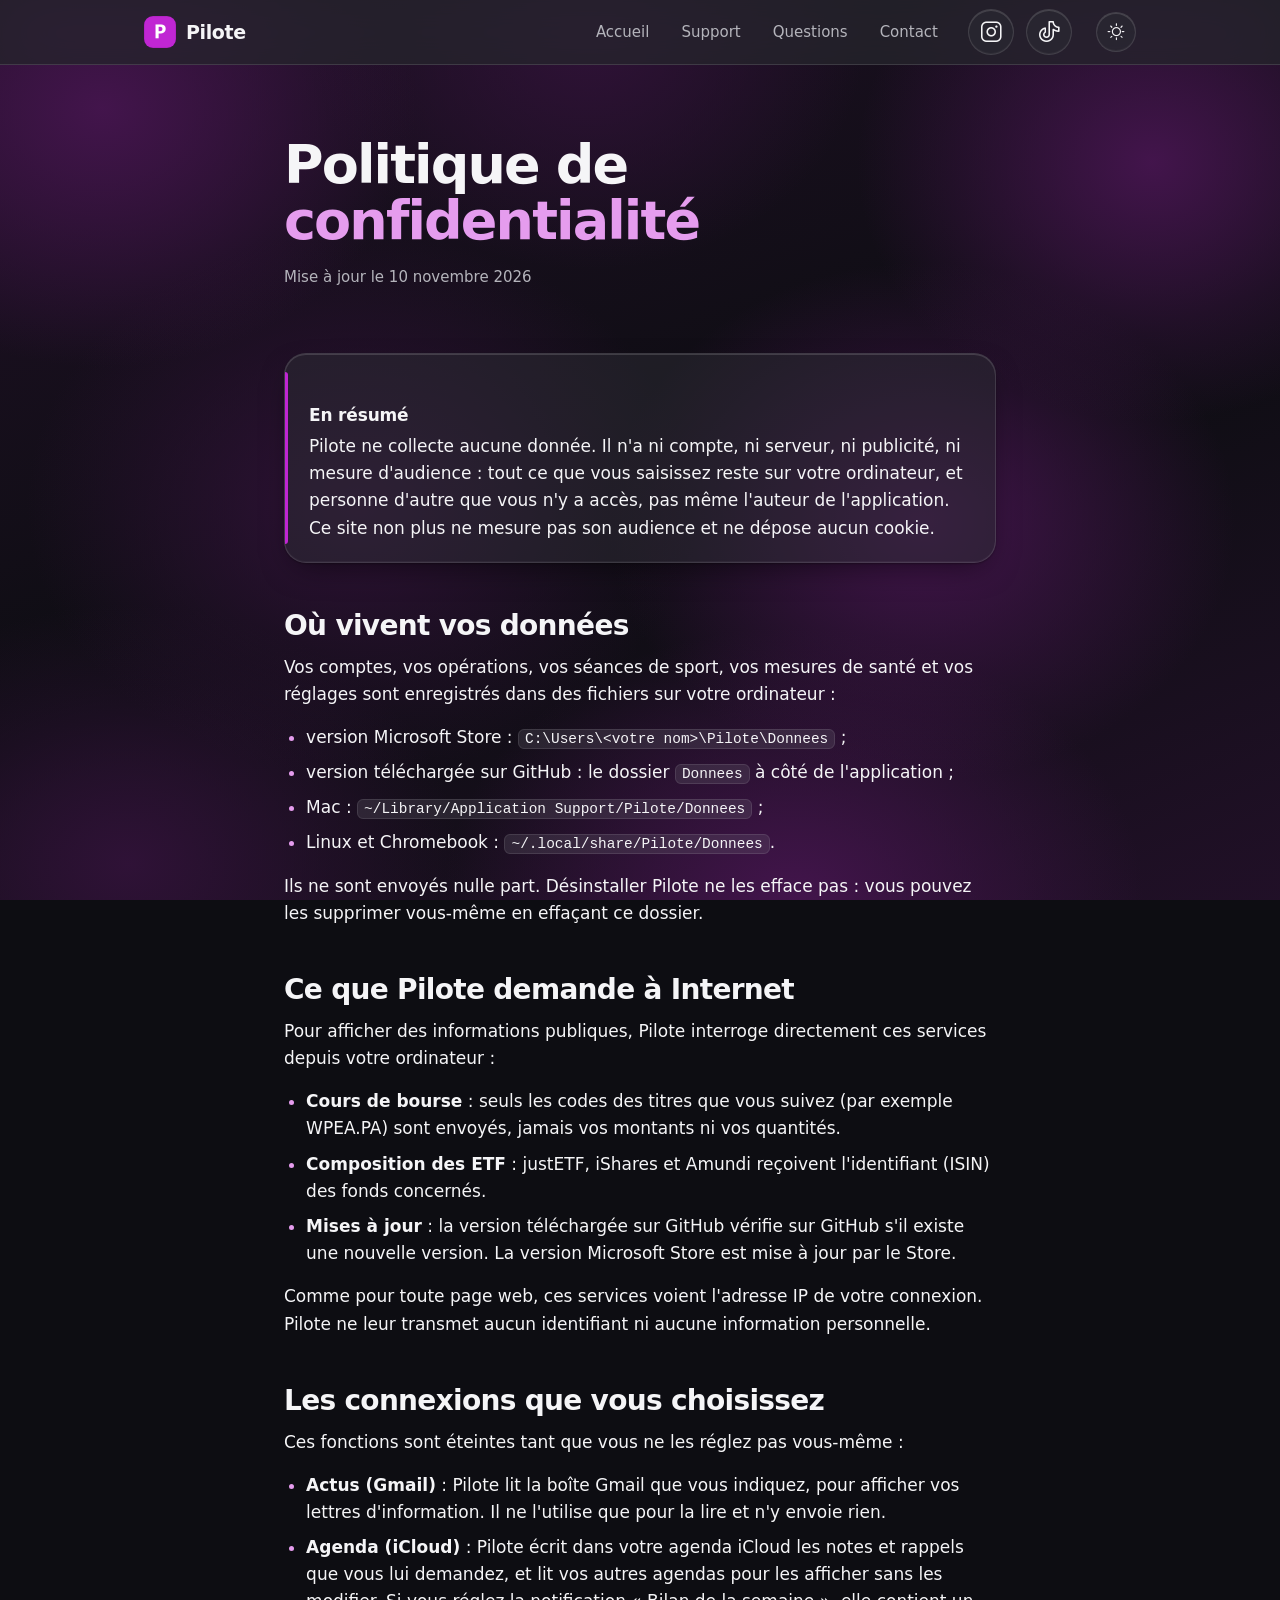
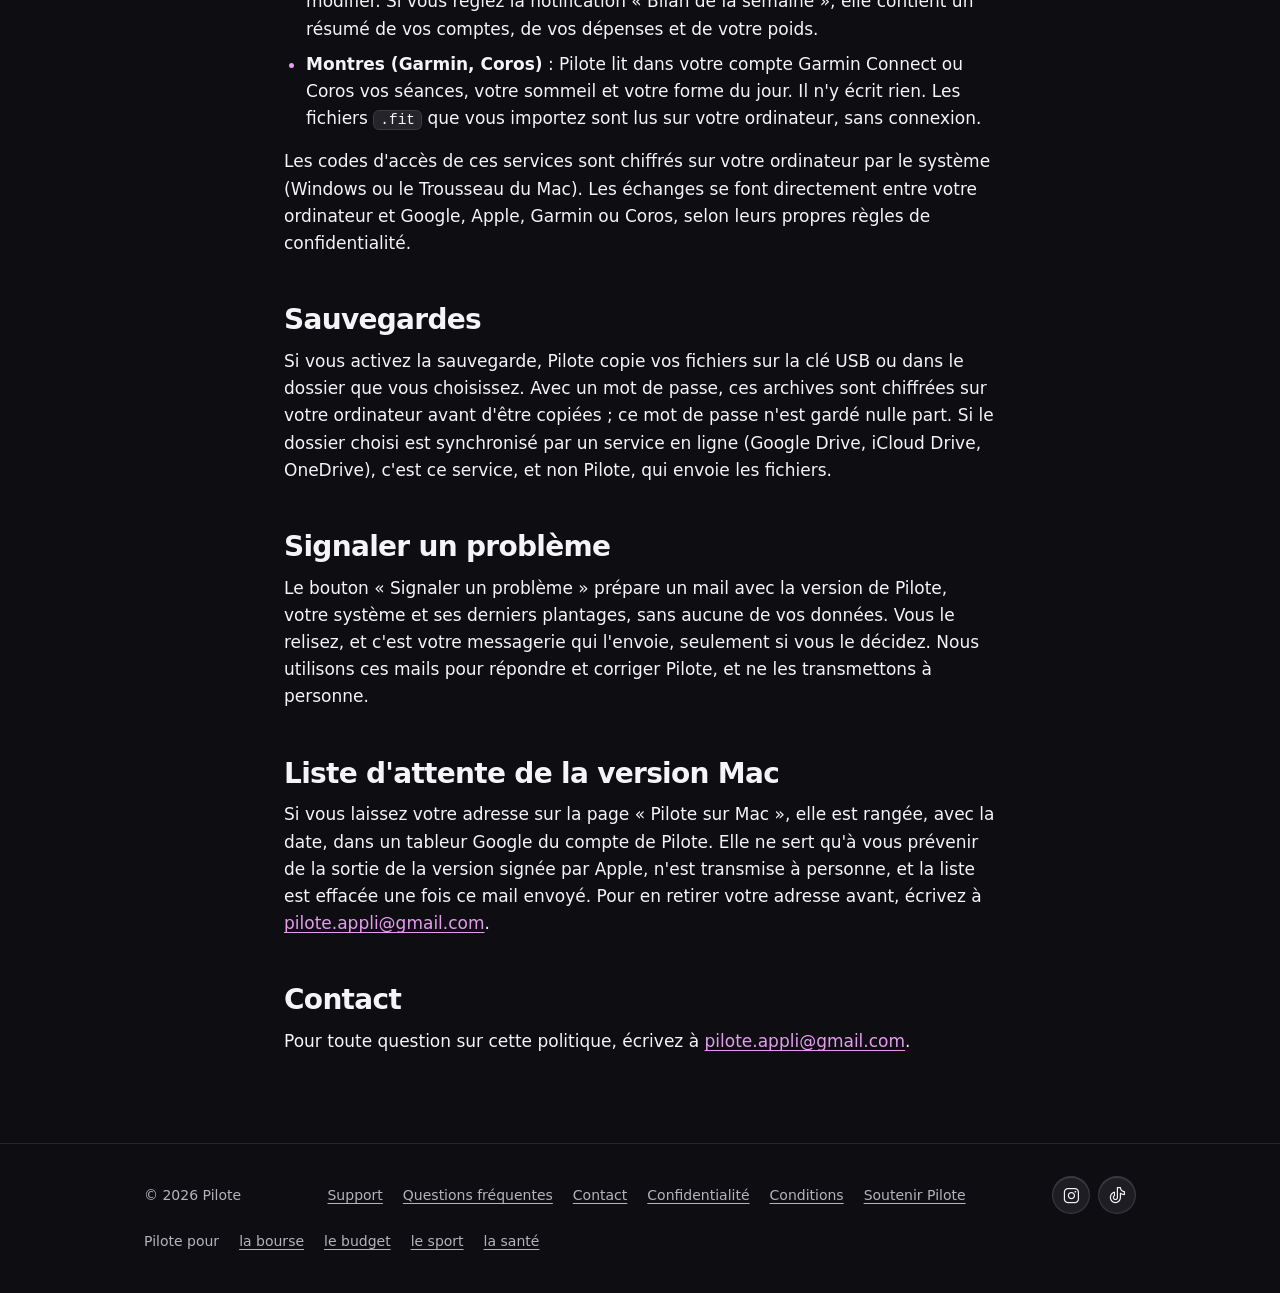
<file: confidentialite.html>
<!DOCTYPE html>
<html lang="fr" data-theme="dark">
<head>
<meta charset="UTF-8">
<meta name="viewport" content="width=device-width, initial-scale=1">
<title>Pilote, politique de confidentialité</title>
<meta name="description" content="Politique de confidentialité de Pilote, application de suivi personnel 100 % locale pour Windows, Mac et Linux.">
<link rel="canonical" href="https://pilote-appli.github.io/confidentialite.html">
<meta property="og:type" content="website">
<meta property="og:site_name" content="Pilote">
<meta property="og:locale" content="fr_FR">
<meta property="og:title" content="Pilote, politique de confidentialité">
<meta property="og:description" content="Politique de confidentialité de Pilote, application de suivi personnel 100 % locale pour Windows, Mac et Linux.">
<meta property="og:url" content="https://pilote-appli.github.io/confidentialite.html">
<meta property="og:image" content="https://pilote-appli.github.io/assets/partage.jpg">
<meta property="og:image:width" content="1200">
<meta property="og:image:height" content="630">
<meta property="og:image:alt" content="Pilote : votre argent, votre sport, votre santé, chez vous. Pilou, l'ourson de Pilote, fait coucou.">
<meta name="twitter:card" content="summary_large_image">
<meta name="theme-color" content="#0d0d12">
<meta name="referrer" content="strict-origin-when-cross-origin">
<meta http-equiv="Content-Security-Policy" content="default-src 'self'; img-src 'self' data:; style-src 'self'; script-src 'self'; font-src 'self'; base-uri 'self'; form-action 'none'; object-src 'none'">
<link rel="icon" href="assets/icone.png" type="image/png">
<link rel="stylesheet" href="assets/style.css">
<link rel="stylesheet" href="assets/phosphor/phosphor.css">
<script src="assets/theme.js"></script>
</head>
<body>
<a class="evite" href="#contenu">Aller au contenu</a>
<header class="entete">
  <div class="wrap">
    <a class="marque" href="./"><img src="assets/icone.png" alt="" width="32" height="32">Pilote</a>
    <nav class="nav" aria-label="Pages du site">
      <a href="./">Accueil</a>
      <a href="support.html">Support</a>
      <a href="faq.html">Questions</a>
      <a href="contact.html">Contact</a>
    </nav>
    <div class="entete-reseaux">
      <a href="https://www.instagram.com/pilote.appli/" aria-label="Pilote sur Instagram" title="Instagram"><i class="ph ph-instagram-logo" aria-hidden="true"></i></a>
      <a href="https://www.tiktok.com/@pilote.appli" aria-label="Pilote sur TikTok" title="TikTok"><i class="ph ph-tiktok-logo" aria-hidden="true"></i></a>
    </div>
    <button class="theme-btn" type="button" aria-label="Changer de thème"><i class="ph ph-sun" aria-hidden="true"></i><i class="ph ph-moon" aria-hidden="true"></i></button>
  </div>
</header>

<main id="contenu">
  <section class="page-titre">
    <div class="wrap etroit">
      <h1>Politique de <em>confidentialité</em></h1>
      <p class="petit">Mise à jour le 10 novembre 2026</p>
    </div>
  </section>

  <div class="wrap etroit texte">
    <div class="encadre">
      <h3>En résumé</h3>
      <p>Pilote ne collecte aucune donnée. Il n'a ni compte, ni serveur, ni publicité, ni mesure d'audience&nbsp;: tout ce que vous saisissez reste sur votre ordinateur, et personne d'autre que vous n'y a accès, pas même l'auteur de l'application. Ce site non plus ne mesure pas son audience et ne dépose aucun cookie.</p>
    </div>

    <h2>Où vivent vos données</h2>
    <p>Vos comptes, vos opérations, vos séances de sport, vos mesures de santé et vos réglages sont enregistrés dans des fichiers sur votre ordinateur&nbsp;:</p>
    <ul>
      <li>version Microsoft Store&nbsp;: <span class="chemin">C:\Users\&lt;votre nom&gt;\Pilote\Donnees</span>&nbsp;;</li>
      <li>version téléchargée sur GitHub&nbsp;: le dossier <span class="chemin">Donnees</span> à côté de l'application&nbsp;;</li>
      <li>Mac&nbsp;: <span class="chemin">~/Library/Application Support/Pilote/Donnees</span>&nbsp;;</li>
            <li>Linux et Chromebook&nbsp;: <span class="chemin">~/.local/share/Pilote/Donnees</span>.</li>
    </ul>
    <p>Ils ne sont envoyés nulle part. Désinstaller Pilote ne les efface pas&nbsp;: vous pouvez les supprimer vous-même en effaçant ce dossier.</p>

    <h2>Ce que Pilote demande à Internet</h2>
    <p>Pour afficher des informations publiques, Pilote interroge directement ces services depuis votre ordinateur&nbsp;:</p>
    <ul>
      <li><strong>Cours de bourse</strong>&nbsp;: seuls les codes des titres que vous suivez (par exemple WPEA.PA) sont envoyés, jamais vos montants ni vos quantités.</li>
      <li><strong>Composition des ETF</strong>&nbsp;: justETF, iShares et Amundi reçoivent l'identifiant (ISIN) des fonds concernés.</li>
      <li><strong>Mises à jour</strong>&nbsp;: la version téléchargée sur GitHub vérifie sur GitHub s'il existe une nouvelle version. La version Microsoft Store est mise à jour par le Store.</li>
    </ul>
    <p>Comme pour toute page web, ces services voient l'adresse IP de votre connexion. Pilote ne leur transmet aucun identifiant ni aucune information personnelle.</p>

    <h2>Les connexions que vous choisissez</h2>
    <p>Ces fonctions sont éteintes tant que vous ne les réglez pas vous-même&nbsp;:</p>
    <ul>
      <li><strong>Actus (Gmail)</strong>&nbsp;: Pilote lit la boîte Gmail que vous indiquez, pour afficher vos lettres d'information. Il ne l'utilise que pour la lire et n'y envoie rien.</li>
      <li><strong>Agenda (iCloud)</strong>&nbsp;: Pilote écrit dans votre agenda iCloud les notes et rappels que vous lui demandez, et lit vos autres agendas pour les afficher sans les modifier. Si vous réglez la notification «&nbsp;Bilan de la semaine&nbsp;», elle contient un résumé de vos comptes, de vos dépenses et de votre poids.</li>
      <li><strong>Montres (Garmin, Coros)</strong>&nbsp;: Pilote lit dans votre compte Garmin Connect ou Coros vos séances, votre sommeil et votre forme du jour. Il n'y écrit rien. Les fichiers <code>.fit</code> que vous importez sont lus sur votre ordinateur, sans connexion.</li>
    </ul>
    <p>Les codes d'accès de ces services sont chiffrés sur votre ordinateur par le système (Windows ou le Trousseau du Mac). Les échanges se font directement entre votre ordinateur et Google, Apple, Garmin ou Coros, selon leurs propres règles de confidentialité.</p>

    <h2>Sauvegardes</h2>
    <p>Si vous activez la sauvegarde, Pilote copie vos fichiers sur la clé USB ou dans le dossier que vous choisissez. Avec un mot de passe, ces archives sont chiffrées sur votre ordinateur avant d'être copiées&nbsp;; ce mot de passe n'est gardé nulle part. Si le dossier choisi est synchronisé par un service en ligne (Google Drive, iCloud Drive, OneDrive), c'est ce service, et non Pilote, qui envoie les fichiers.</p>

    <h2>Signaler un problème</h2>
    <p>Le bouton «&nbsp;Signaler un problème&nbsp;» prépare un mail avec la version de Pilote, votre système et ses derniers plantages, sans aucune de vos données. Vous le relisez, et c'est votre messagerie qui l'envoie, seulement si vous le décidez. Nous utilisons ces mails pour répondre et corriger Pilote, et ne les transmettons à personne.</p>

    <h2>Liste d'attente de la version Mac</h2>
    <p>Si vous laissez votre adresse sur la page «&nbsp;Pilote sur Mac&nbsp;», elle est rangée, avec la date, dans un tableur Google du compte de Pilote. Elle ne sert qu'à vous prévenir de la sortie de la version signée par Apple, n'est transmise à personne, et la liste est effacée une fois ce mail envoyé. Pour en retirer votre adresse avant, écrivez à <a href="mailto:pilote.appli@gmail.com">pilote.appli@gmail.com</a>.</p>

    <h2>Contact</h2>
    <p>Pour toute question sur cette politique, écrivez à <a href="mailto:pilote.appli@gmail.com">pilote.appli@gmail.com</a>.</p>
  </div>
</main>

<footer class="pied">
  <div class="wrap">
    <span>© 2026 Pilote</span>
    <nav aria-label="Liens du pied de page">
      <a href="support.html">Support</a>
      <a href="faq.html">Questions fréquentes</a>
      <a href="contact.html">Contact</a>
      <a href="confidentialite.html">Confidentialité</a>
      <a href="conditions.html">Conditions</a>
      <a href="https://ko-fi.com/pilote">Soutenir Pilote</a>
    </nav>
    <div class="pied-reseaux">
      <a href="https://www.instagram.com/pilote.appli/" aria-label="Pilote sur Instagram" title="Instagram"><i class="ph ph-instagram-logo" aria-hidden="true"></i></a>
      <a href="https://www.tiktok.com/@pilote.appli" aria-label="Pilote sur TikTok" title="TikTok"><i class="ph ph-tiktok-logo" aria-hidden="true"></i></a>
    </div>
    <div class="pied-usages"><span>Pilote pour</span><a href="bourse.html">la bourse</a><a href="budget.html">le budget</a><a href="sport.html">le sport</a><a href="sante.html">la santé</a></div>
  </div>
</footer>
</body>
</html>
</file>
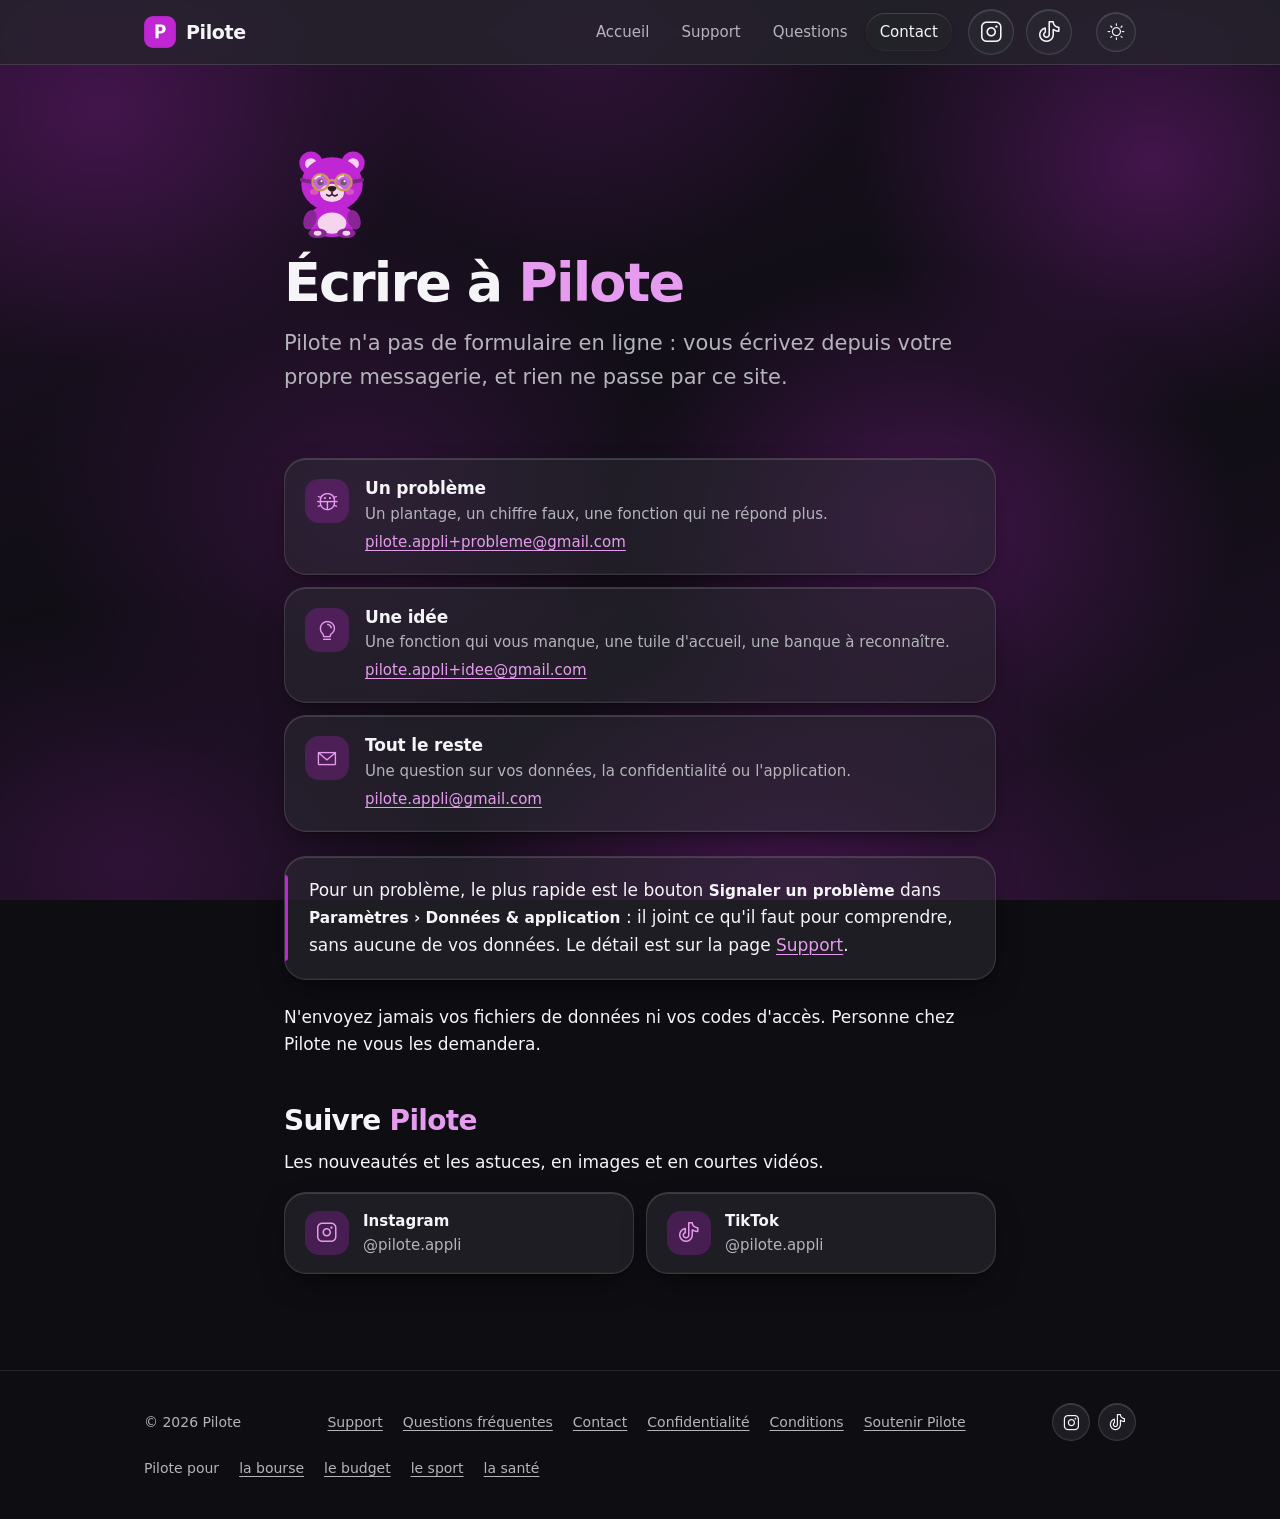
<file: contact.html>
<!DOCTYPE html>
<html lang="fr" data-theme="dark">
<head>
<meta charset="UTF-8">
<meta name="viewport" content="width=device-width, initial-scale=1">
<title>Contacter Pilote</title>
<meta name="description" content="Les adresses pour signaler un problème, proposer une idée ou poser une question sur Pilote.">
<link rel="canonical" href="https://pilote-appli.github.io/contact.html">
<meta property="og:type" content="website">
<meta property="og:site_name" content="Pilote">
<meta property="og:locale" content="fr_FR">
<meta property="og:title" content="Contacter Pilote">
<meta property="og:description" content="Les adresses pour signaler un problème, proposer une idée ou poser une question sur Pilote.">
<meta property="og:url" content="https://pilote-appli.github.io/contact.html">
<meta property="og:image" content="https://pilote-appli.github.io/assets/partage.jpg">
<meta property="og:image:width" content="1200">
<meta property="og:image:height" content="630">
<meta property="og:image:alt" content="Pilote : votre argent, votre sport, votre santé, chez vous. Pilou, l'ourson de Pilote, fait coucou.">
<meta name="twitter:card" content="summary_large_image">
<meta name="theme-color" content="#0d0d12">
<meta name="referrer" content="strict-origin-when-cross-origin">
<meta http-equiv="Content-Security-Policy" content="default-src 'self'; img-src 'self' data:; style-src 'self'; script-src 'self'; font-src 'self'; base-uri 'self'; form-action 'none'; object-src 'none'">
<link rel="icon" href="assets/icone.png" type="image/png">
<link rel="stylesheet" href="assets/style.css">
<link rel="stylesheet" href="assets/phosphor/phosphor.css">
<script src="assets/theme.js"></script>
</head>
<body>
<a class="evite" href="#contenu">Aller au contenu</a>
<header class="entete">
  <div class="wrap">
    <a class="marque" href="./"><img src="assets/icone.png" alt="" width="32" height="32">Pilote</a>
    <nav class="nav" aria-label="Pages du site">
      <a href="./">Accueil</a>
      <a href="support.html">Support</a>
      <a href="faq.html">Questions</a>
      <a href="contact.html" aria-current="page">Contact</a>
    </nav>
    <div class="entete-reseaux">
      <a href="https://www.instagram.com/pilote.appli/" aria-label="Pilote sur Instagram" title="Instagram"><i class="ph ph-instagram-logo" aria-hidden="true"></i></a>
      <a href="https://www.tiktok.com/@pilote.appli" aria-label="Pilote sur TikTok" title="TikTok"><i class="ph ph-tiktok-logo" aria-hidden="true"></i></a>
    </div>
    <button class="theme-btn" type="button" aria-label="Changer de thème"><i class="ph ph-sun" aria-hidden="true"></i><i class="ph ph-moon" aria-hidden="true"></i></button>
  </div>
</header>

<main id="contenu">
  <section class="page-titre">
    <div class="wrap etroit">
      <img class="pilou-titre" src="assets/pilou/pilou-content.svg" width="200" height="212" alt="">
      <h1>Écrire à <em>Pilote</em></h1>
      <p class="chapo">Pilote n'a pas de formulaire en ligne&nbsp;: vous écrivez depuis votre propre messagerie, et rien ne passe par ce site.</p>
    </div>
  </section>

  <div class="wrap etroit texte">
    <div class="adresses">
      <div class="adresse">
        <i class="ph ph-bug" aria-hidden="true"></i>
        <h3>Un problème</h3>
        <p>Un plantage, un chiffre faux, une fonction qui ne répond plus.</p>
        <p><a href="mailto:pilote.appli+probleme@gmail.com">pilote.appli+probleme@gmail.com</a></p>
      </div>
      <div class="adresse">
        <i class="ph ph-lightbulb" aria-hidden="true"></i>
        <h3>Une idée</h3>
        <p>Une fonction qui vous manque, une tuile d'accueil, une banque à reconnaître.</p>
        <p><a href="mailto:pilote.appli+idee@gmail.com">pilote.appli+idee@gmail.com</a></p>
      </div>
      <div class="adresse">
        <i class="ph ph-envelope-simple" aria-hidden="true"></i>
        <h3>Tout le reste</h3>
        <p>Une question sur vos données, la confidentialité ou l'application.</p>
        <p><a href="mailto:pilote.appli@gmail.com">pilote.appli@gmail.com</a></p>
      </div>
    </div>

    <div class="encadre">
      <p>Pour un problème, le plus rapide est le bouton <kbd>Signaler un problème</kbd> dans <kbd>Paramètres › Données &amp; application</kbd>&nbsp;: il joint ce qu'il faut pour comprendre, sans aucune de vos données. Le détail est sur la page <a href="support.html">Support</a>.</p>
    </div>

    <p>N'envoyez jamais vos fichiers de données ni vos codes d'accès. Personne chez Pilote ne vous les demandera.</p>

    <h2>Suivre <em>Pilote</em></h2>
    <p>Les nouveautés et les astuces, en images et en courtes vidéos.</p>
    <div class="reseaux">
      <a class="reseau" href="https://www.instagram.com/pilote.appli/"><i class="ph ph-instagram-logo" aria-hidden="true"></i><span><b>Instagram</b>@pilote.appli</span></a>
      <a class="reseau" href="https://www.tiktok.com/@pilote.appli"><i class="ph ph-tiktok-logo" aria-hidden="true"></i><span><b>TikTok</b>@pilote.appli</span></a>
    </div>
  </div>
</main>

<footer class="pied">
  <div class="wrap">
    <span>© 2026 Pilote</span>
    <nav aria-label="Liens du pied de page">
      <a href="support.html">Support</a>
      <a href="faq.html">Questions fréquentes</a>
      <a href="contact.html">Contact</a>
      <a href="confidentialite.html">Confidentialité</a>
      <a href="conditions.html">Conditions</a>
      <a href="https://ko-fi.com/pilote">Soutenir Pilote</a>
    </nav>
    <div class="pied-reseaux">
      <a href="https://www.instagram.com/pilote.appli/" aria-label="Pilote sur Instagram" title="Instagram"><i class="ph ph-instagram-logo" aria-hidden="true"></i></a>
      <a href="https://www.tiktok.com/@pilote.appli" aria-label="Pilote sur TikTok" title="TikTok"><i class="ph ph-tiktok-logo" aria-hidden="true"></i></a>
    </div>
    <div class="pied-usages"><span>Pilote pour</span><a href="bourse.html">la bourse</a><a href="budget.html">le budget</a><a href="sport.html">le sport</a><a href="sante.html">la santé</a></div>
  </div>
</footer>
</body>
</html>
</file>
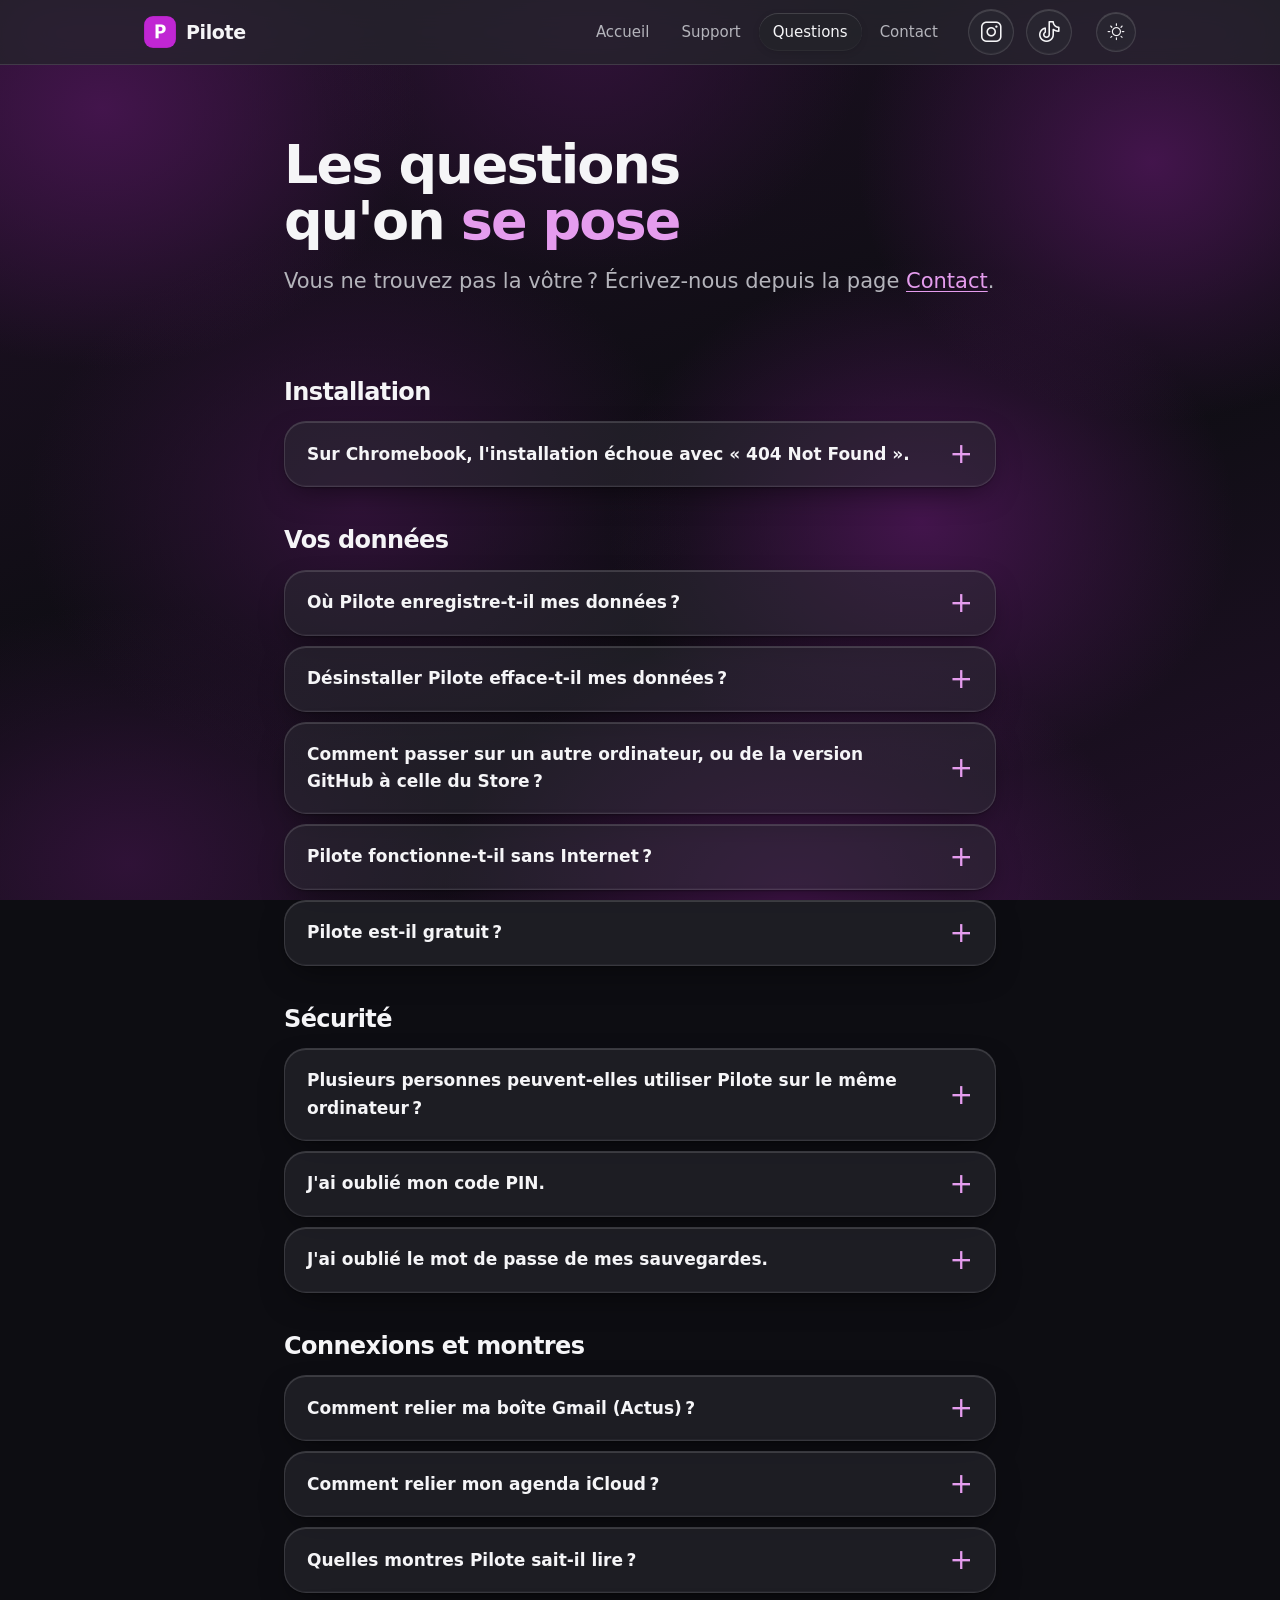
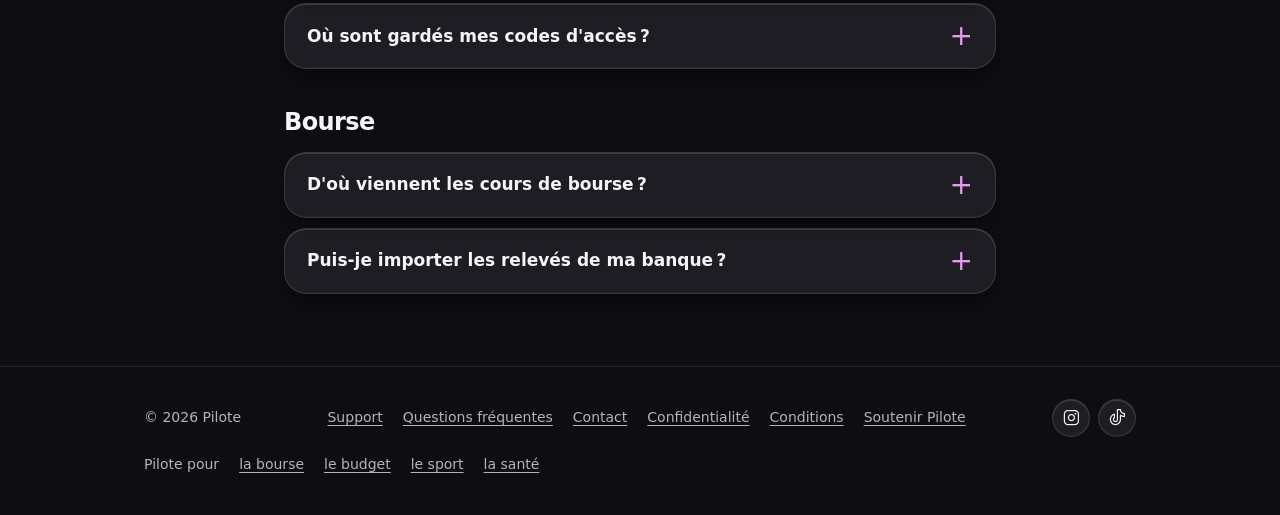
<file: faq.html>
<!DOCTYPE html>
<html lang="fr" data-theme="dark">
<head>
<meta charset="UTF-8">
<meta name="viewport" content="width=device-width, initial-scale=1">
<title>Questions fréquentes sur Pilote</title>
<meta name="description" content="Où sont vos données, comment les sauvegarder, le code PIN, les montres Garmin et Coros, Gmail et iCloud.">
<link rel="canonical" href="https://pilote-appli.github.io/faq.html">
<meta property="og:type" content="website">
<meta property="og:site_name" content="Pilote">
<meta property="og:locale" content="fr_FR">
<meta property="og:title" content="Questions fréquentes sur Pilote">
<meta property="og:description" content="Où sont vos données, comment les sauvegarder, le code PIN, les montres Garmin et Coros, Gmail et iCloud.">
<meta property="og:url" content="https://pilote-appli.github.io/faq.html">
<meta property="og:image" content="https://pilote-appli.github.io/assets/partage.jpg">
<meta property="og:image:width" content="1200">
<meta property="og:image:height" content="630">
<meta property="og:image:alt" content="Pilote : votre argent, votre sport, votre santé, chez vous. Pilou, l'ourson de Pilote, fait coucou.">
<meta name="twitter:card" content="summary_large_image">
<meta name="theme-color" content="#0d0d12">
<meta name="referrer" content="strict-origin-when-cross-origin">
<meta http-equiv="Content-Security-Policy" content="default-src 'self'; img-src 'self' data:; style-src 'self'; script-src 'self'; font-src 'self'; base-uri 'self'; form-action 'none'; object-src 'none'">
<script type="application/ld+json">
{
 "@context": "https://schema.org",
 "@type": "FAQPage",
 "mainEntity": [
  {
   "@type": "Question",
   "name": "Sur Chromebook, l'installation échoue avec « 404 Not Found ».",
   "acceptedAnswer": {
    "@type": "Answer",
    "text": "La liste des logiciels du Linux de votre Chromebook n'est plus à jour : il cherche des versions que Debian a retirées. Ouvrez l'application Terminal du Chromebook, choisissez penguin, tapez « sudo apt update » puis « sudo apt full-upgrade -y », et relancez l'installation de Pilote_Linux.deb d'un double-clic."
   }
  },
  {
   "@type": "Question",
   "name": "Où Pilote enregistre-t-il mes données ?",
   "acceptedAnswer": {
    "@type": "Answer",
    "text": "Dans des fichiers sur votre ordinateur, et nulle part ailleurs : version Microsoft Store : C:\\Users\\<votre nom>\\Pilote\\Donnees ; version téléchargée sur GitHub : le dossier Donnees à côté de l'application ; Mac : ~/Library/Application Support/Pilote/Donnees ; Linux et Chromebook : ~/.local/share/Pilote/Donnees. Le chemin exact est aussi affiché dans les Paramètres de Pilote."
   }
  },
  {
   "@type": "Question",
   "name": "Désinstaller Pilote efface-t-il mes données ?",
   "acceptedAnswer": {
    "@type": "Answer",
    "text": "Non. Vos données restent dans leur dossier ; vous les retrouvez si vous réinstallez Pilote. Pour les supprimer, effacez ce dossier vous-même, ou utilisez Paramètres › Données & application › Effacer toutes mes données avant de désinstaller."
   }
  },
  {
   "@type": "Question",
   "name": "Comment passer sur un autre ordinateur, ou de la version GitHub à celle du Store ?",
   "acceptedAnswer": {
    "@type": "Answer",
    "text": "Par la sauvegarde : dans Paramètres › Sauvegarde, envoyez vos données sur une clé USB, puis, dans la nouvelle installation, restaurez-les depuis cette clé. Les deux versions ne partagent pas automatiquement leurs données."
   }
  },
  {
   "@type": "Question",
   "name": "Pilote fonctionne-t-il sans Internet ?",
   "acceptedAnswer": {
    "@type": "Answer",
    "text": "Oui. Sans connexion, Pilote affiche les derniers cours qu'il connaît et vous pouvez tout saisir. Internet ne sert qu'aux cours de bourse, aux mises à jour et aux connexions que vous avez choisies (Gmail, iCloud, montres)."
   }
  },
  {
   "@type": "Question",
   "name": "Pilote est-il gratuit ?",
   "acceptedAnswer": {
    "@type": "Answer",
    "text": "Oui, sans publicité et sans compte."
   }
  },
  {
   "@type": "Question",
   "name": "Plusieurs personnes peuvent-elles utiliser Pilote sur le même ordinateur ?",
   "acceptedAnswer": {
    "@type": "Answer",
    "text": "Oui. Chaque utilisateur a ses propres données, ses réglages, son thème et, s'il le veut, son code PIN. Rien n'est partagé de l'un à l'autre."
   }
  },
  {
   "@type": "Question",
   "name": "J'ai oublié mon code PIN.",
   "acceptedAnswer": {
    "@type": "Answer",
    "text": "Le code PIN ne se récupère pas depuis l'application. Il empêche une autre personne d'ouvrir vos données dans Pilote sur un ordinateur partagé ; il ne les chiffre pas. Écrivez-nous depuis la page Contact : nous vous expliquerons comment le retirer."
   }
  },
  {
   "@type": "Question",
   "name": "J'ai oublié le mot de passe de mes sauvegardes.",
   "acceptedAnswer": {
    "@type": "Answer",
    "text": "Elles sont alors perdues. Ce mot de passe chiffre vos archives et n'est gardé nulle part, ni par Pilote ni par nous : personne ne peut les rouvrir sans lui. Vos données dans Pilote, elles, ne sont pas touchées ; faites une nouvelle sauvegarde avec un nouveau mot de passe."
   }
  },
  {
   "@type": "Question",
   "name": "Comment relier ma boîte Gmail (Actus) ?",
   "acceptedAnswer": {
    "@type": "Answer",
    "text": "Pilote lit votre boîte avec un mot de passe d'application de Google, pas avec votre mot de passe habituel. Il faut que la validation en deux étapes soit activée sur votre compte Google. La section Actus de Pilote vous guide pas à pas. Pilote ne fait que lire la boîte : il n'y envoie rien."
   }
  },
  {
   "@type": "Question",
   "name": "Comment relier mon agenda iCloud ?",
   "acceptedAnswer": {
    "@type": "Answer",
    "text": "Avec votre identifiant Apple et un mot de passe pour app, créé sur account.apple.com, dans Connexion et sécurité. Pilote écrit dans un agenda les notes et rappels que vous lui demandez, et lit vos autres agendas sans jamais les modifier."
   }
  },
  {
   "@type": "Question",
   "name": "Quelles montres Pilote sait-il lire ?",
   "acceptedAnswer": {
    "@type": "Answer",
    "text": "Garmin : avec la clé API personnelle que vous créez dans les paramètres de votre compte Garmin Connect. Coros : en vous connectant à votre compte Coros sur la page de connexion que Pilote ouvre. Toute autre montre : en important les fichiers.fit de vos séances. Pilote lit vos séances, votre sommeil et votre forme du jour. Il n'écrit jamais rien dans votre compte."
   }
  },
  {
   "@type": "Question",
   "name": "Où sont gardés mes codes d'accès ?",
   "acceptedAnswer": {
    "@type": "Answer",
    "text": "Sur votre ordinateur, chiffrés par le système (Windows, le Trousseau sur Mac, ou le trousseau de la session sous Linux). Ils ne servent qu'à parler directement à Google, Apple, Garmin ou Coros depuis votre ordinateur."
   }
  },
  {
   "@type": "Question",
   "name": "D'où viennent les cours de bourse ?",
   "acceptedAnswer": {
    "@type": "Answer",
    "text": "Pilote les demande sur Internet en n'envoyant que le code des titres que vous suivez, jamais vos montants ni vos quantités. Les cours sont rafraîchis toutes les minutes au plus, et peuvent avoir un léger retard sur le marché."
   }
  },
  {
   "@type": "Question",
   "name": "Puis-je importer les relevés de ma banque ?",
   "acceptedAnswer": {
    "@type": "Answer",
    "text": "Oui, pour le PEA, les comptes-titres et la crypto. Le fichier CSV ou Excel de votre banque donne le meilleur résultat ; le PDF marche aussi. Vous voyez les opérations lues avant de les ajouter. Si votre banque n'est pas bien reconnue, dites-le nous."
   }
  }
 ]
}
</script>
<link rel="icon" href="assets/icone.png" type="image/png">
<link rel="stylesheet" href="assets/style.css">
<link rel="stylesheet" href="assets/phosphor/phosphor.css">
<script src="assets/theme.js"></script>
</head>
<body>
<a class="evite" href="#contenu">Aller au contenu</a>
<header class="entete">
  <div class="wrap">
    <a class="marque" href="./"><img src="assets/icone.png" alt="" width="32" height="32">Pilote</a>
    <nav class="nav" aria-label="Pages du site">
      <a href="./">Accueil</a>
      <a href="support.html">Support</a>
      <a href="faq.html" aria-current="page">Questions</a>
      <a href="contact.html">Contact</a>
    </nav>
    <div class="entete-reseaux">
      <a href="https://www.instagram.com/pilote.appli/" aria-label="Pilote sur Instagram" title="Instagram"><i class="ph ph-instagram-logo" aria-hidden="true"></i></a>
      <a href="https://www.tiktok.com/@pilote.appli" aria-label="Pilote sur TikTok" title="TikTok"><i class="ph ph-tiktok-logo" aria-hidden="true"></i></a>
    </div>
    <button class="theme-btn" type="button" aria-label="Changer de thème"><i class="ph ph-sun" aria-hidden="true"></i><i class="ph ph-moon" aria-hidden="true"></i></button>
  </div>
</header>

<main id="contenu">
  <section class="page-titre">
    <div class="wrap etroit">
      <h1>Les questions qu'on <em>se pose</em></h1>
      <p class="chapo">Vous ne trouvez pas la vôtre&#8239;? Écrivez-nous depuis la page <a href="contact.html">Contact</a>.</p>
    </div>
  </section>

  <div class="wrap etroit">
    <div class="faq-groupe">
      <h2>Installation</h2>
      <details>
        <summary>Sur Chromebook, l'installation échoue avec «&nbsp;404 Not Found&nbsp;».</summary>
        <div class="rep">
          <p>Le message cite des adresses <span class="chemin">deb.debian.org</span> et des éléments «&nbsp;not (yet) available&nbsp;». Pilote n'y est pour rien&nbsp;: la liste des logiciels du Linux de votre Chromebook n'est plus à jour, et il cherche des versions que Debian a retirées depuis.</p>
          <p>Ouvrez l'application <strong>Terminal</strong> du Chromebook, choisissez <strong>penguin</strong>, puis tapez ces deux lignes, l'une après l'autre&nbsp;:</p>
          <ul>
            <li><code>sudo apt update</code></li>
            <li><code>sudo apt full-upgrade -y</code></li>
          </ul>
          <p>Relancez ensuite l'installation de <code>Pilote_Linux.deb</code> d'un double-clic&nbsp;: elle passera.</p>
        </div>
      </details>
    </div>

    <div class="faq-groupe">
      <h2>Vos données</h2>
      <details>
        <summary>Où Pilote enregistre-t-il mes données&#8239;?</summary>
        <div class="rep">
          <p>Dans des fichiers sur votre ordinateur, et nulle part ailleurs&nbsp;:</p>
          <ul>
            <li>version Microsoft Store&nbsp;: <span class="chemin">C:\Users\&lt;votre nom&gt;\Pilote\Donnees</span>&nbsp;;</li>
            <li>version téléchargée sur GitHub&nbsp;: le dossier <span class="chemin">Donnees</span> à côté de l'application&nbsp;;</li>
            <li>Mac&nbsp;: <span class="chemin">~/Library/Application Support/Pilote/Donnees</span>&nbsp;;</li>
            <li>Linux et Chromebook&nbsp;: <span class="chemin">~/.local/share/Pilote/Donnees</span>.</li>
          </ul>
          <p>Le chemin exact est aussi affiché dans les Paramètres de Pilote.</p>
        </div>
      </details>
      <details>
        <summary>Désinstaller Pilote efface-t-il mes données&#8239;?</summary>
        <div class="rep"><p>Non. Vos données restent dans leur dossier&nbsp;; vous les retrouvez si vous réinstallez Pilote. Pour les supprimer, effacez ce dossier vous-même, ou utilisez <kbd>Paramètres › Données &amp; application › Effacer toutes mes données</kbd> avant de désinstaller.</p></div>
      </details>
      <details>
        <summary>Comment passer sur un autre ordinateur, ou de la version GitHub à celle du Store&#8239;?</summary>
        <div class="rep"><p>Par la sauvegarde&nbsp;: dans <kbd>Paramètres › Sauvegarde</kbd>, envoyez vos données sur une clé USB, puis, dans la nouvelle installation, restaurez-les depuis cette clé. Les deux versions ne partagent pas automatiquement leurs données.</p></div>
      </details>
      <details>
        <summary>Pilote fonctionne-t-il sans Internet&#8239;?</summary>
        <div class="rep"><p>Oui. Sans connexion, Pilote affiche les derniers cours qu'il connaît et vous pouvez tout saisir. Internet ne sert qu'aux cours de bourse, aux mises à jour et aux connexions que vous avez choisies (Gmail, iCloud, montres).</p></div>
      </details>
      <details>
        <summary>Pilote est-il gratuit&#8239;?</summary>
        <div class="rep"><p>Oui, sans publicité et sans compte.</p></div>
      </details>
    </div>

    <div class="faq-groupe">
      <h2>Sécurité</h2>
      <details>
        <summary>Plusieurs personnes peuvent-elles utiliser Pilote sur le même ordinateur&#8239;?</summary>
        <div class="rep"><p>Oui. Chaque utilisateur a ses propres données, ses réglages, son thème et, s'il le veut, son code PIN. Rien n'est partagé de l'un à l'autre.</p></div>
      </details>
      <details>
        <summary>J'ai oublié mon code PIN.</summary>
        <div class="rep"><p>Le code PIN ne se récupère pas depuis l'application. Il empêche une autre personne d'ouvrir vos données dans Pilote sur un ordinateur partagé&nbsp;; il ne les chiffre pas. Écrivez-nous depuis la page <a href="contact.html">Contact</a>&nbsp;: nous vous expliquerons comment le retirer.</p></div>
      </details>
      <details>
        <summary>J'ai oublié le mot de passe de mes sauvegardes.</summary>
        <div class="rep"><p>Elles sont alors perdues. Ce mot de passe chiffre vos archives et n'est gardé nulle part, ni par Pilote ni par nous&nbsp;: personne ne peut les rouvrir sans lui. Vos données dans Pilote, elles, ne sont pas touchées&nbsp;; faites une nouvelle sauvegarde avec un nouveau mot de passe.</p></div>
      </details>
    </div>

    <div class="faq-groupe">
      <h2>Connexions et montres</h2>
      <details>
        <summary>Comment relier ma boîte Gmail (Actus)&#8239;?</summary>
        <div class="rep"><p>Pilote lit votre boîte avec un <strong>mot de passe d'application</strong> de Google, pas avec votre mot de passe habituel. Il faut que la validation en deux étapes soit activée sur votre compte Google. La section Actus de Pilote vous guide pas à pas. Pilote ne fait que lire la boîte&nbsp;: il n'y envoie rien.</p></div>
      </details>
      <details>
        <summary>Comment relier mon agenda iCloud&#8239;?</summary>
        <div class="rep"><p>Avec votre identifiant Apple et un <strong>mot de passe pour app</strong>, créé sur account.apple.com, dans <kbd>Connexion et sécurité</kbd>. Pilote écrit dans un agenda les notes et rappels que vous lui demandez, et lit vos autres agendas sans jamais les modifier.</p></div>
      </details>
      <details>
        <summary>Quelles montres Pilote sait-il lire&#8239;?</summary>
        <div class="rep">
          <ul>
            <li><strong>Garmin</strong>&nbsp;: avec la clé API personnelle que vous créez dans les paramètres de votre compte Garmin Connect.</li>
            <li><strong>Coros</strong>&nbsp;: en vous connectant à votre compte Coros sur la page de connexion que Pilote ouvre.</li>
            <li><strong>Toute autre montre</strong>&nbsp;: en important les fichiers <code>.fit</code> de vos séances.</li>
          </ul>
          <p>Pilote lit vos séances, votre sommeil et votre forme du jour. Il n'écrit jamais rien dans votre compte.</p>
        </div>
      </details>
      <details>
        <summary>Où sont gardés mes codes d'accès&#8239;?</summary>
        <div class="rep"><p>Sur votre ordinateur, chiffrés par le système (Windows, le Trousseau sur Mac, ou le trousseau de la session sous Linux). Ils ne servent qu'à parler directement à Google, Apple, Garmin ou Coros depuis votre ordinateur.</p></div>
      </details>
    </div>

    <div class="faq-groupe">
      <h2>Bourse</h2>
      <details>
        <summary>D'où viennent les cours de bourse&#8239;?</summary>
        <div class="rep"><p>Pilote les demande sur Internet en n'envoyant que le code des titres que vous suivez, jamais vos montants ni vos quantités. Les cours sont rafraîchis toutes les minutes au plus, et peuvent avoir un léger retard sur le marché.</p></div>
      </details>
      <details>
        <summary>Puis-je importer les relevés de ma banque&#8239;?</summary>
        <div class="rep"><p>Oui, pour le PEA, les comptes-titres et la crypto. Le fichier CSV ou Excel de votre banque donne le meilleur résultat&nbsp;; le PDF marche aussi. Vous voyez les opérations lues avant de les ajouter. Si votre banque n'est pas bien reconnue, <a href="contact.html">dites-le nous</a>.</p></div>
      </details>
    </div>
  </div>
</main>

<footer class="pied">
  <div class="wrap">
    <span>© 2026 Pilote</span>
    <nav aria-label="Liens du pied de page">
      <a href="support.html">Support</a>
      <a href="faq.html">Questions fréquentes</a>
      <a href="contact.html">Contact</a>
      <a href="confidentialite.html">Confidentialité</a>
      <a href="conditions.html">Conditions</a>
      <a href="https://ko-fi.com/pilote">Soutenir Pilote</a>
    </nav>
    <div class="pied-reseaux">
      <a href="https://www.instagram.com/pilote.appli/" aria-label="Pilote sur Instagram" title="Instagram"><i class="ph ph-instagram-logo" aria-hidden="true"></i></a>
      <a href="https://www.tiktok.com/@pilote.appli" aria-label="Pilote sur TikTok" title="TikTok"><i class="ph ph-tiktok-logo" aria-hidden="true"></i></a>
    </div>
    <div class="pied-usages"><span>Pilote pour</span><a href="bourse.html">la bourse</a><a href="budget.html">le budget</a><a href="sport.html">le sport</a><a href="sante.html">la santé</a></div>
  </div>
</footer>
</body>
</html>
</file>
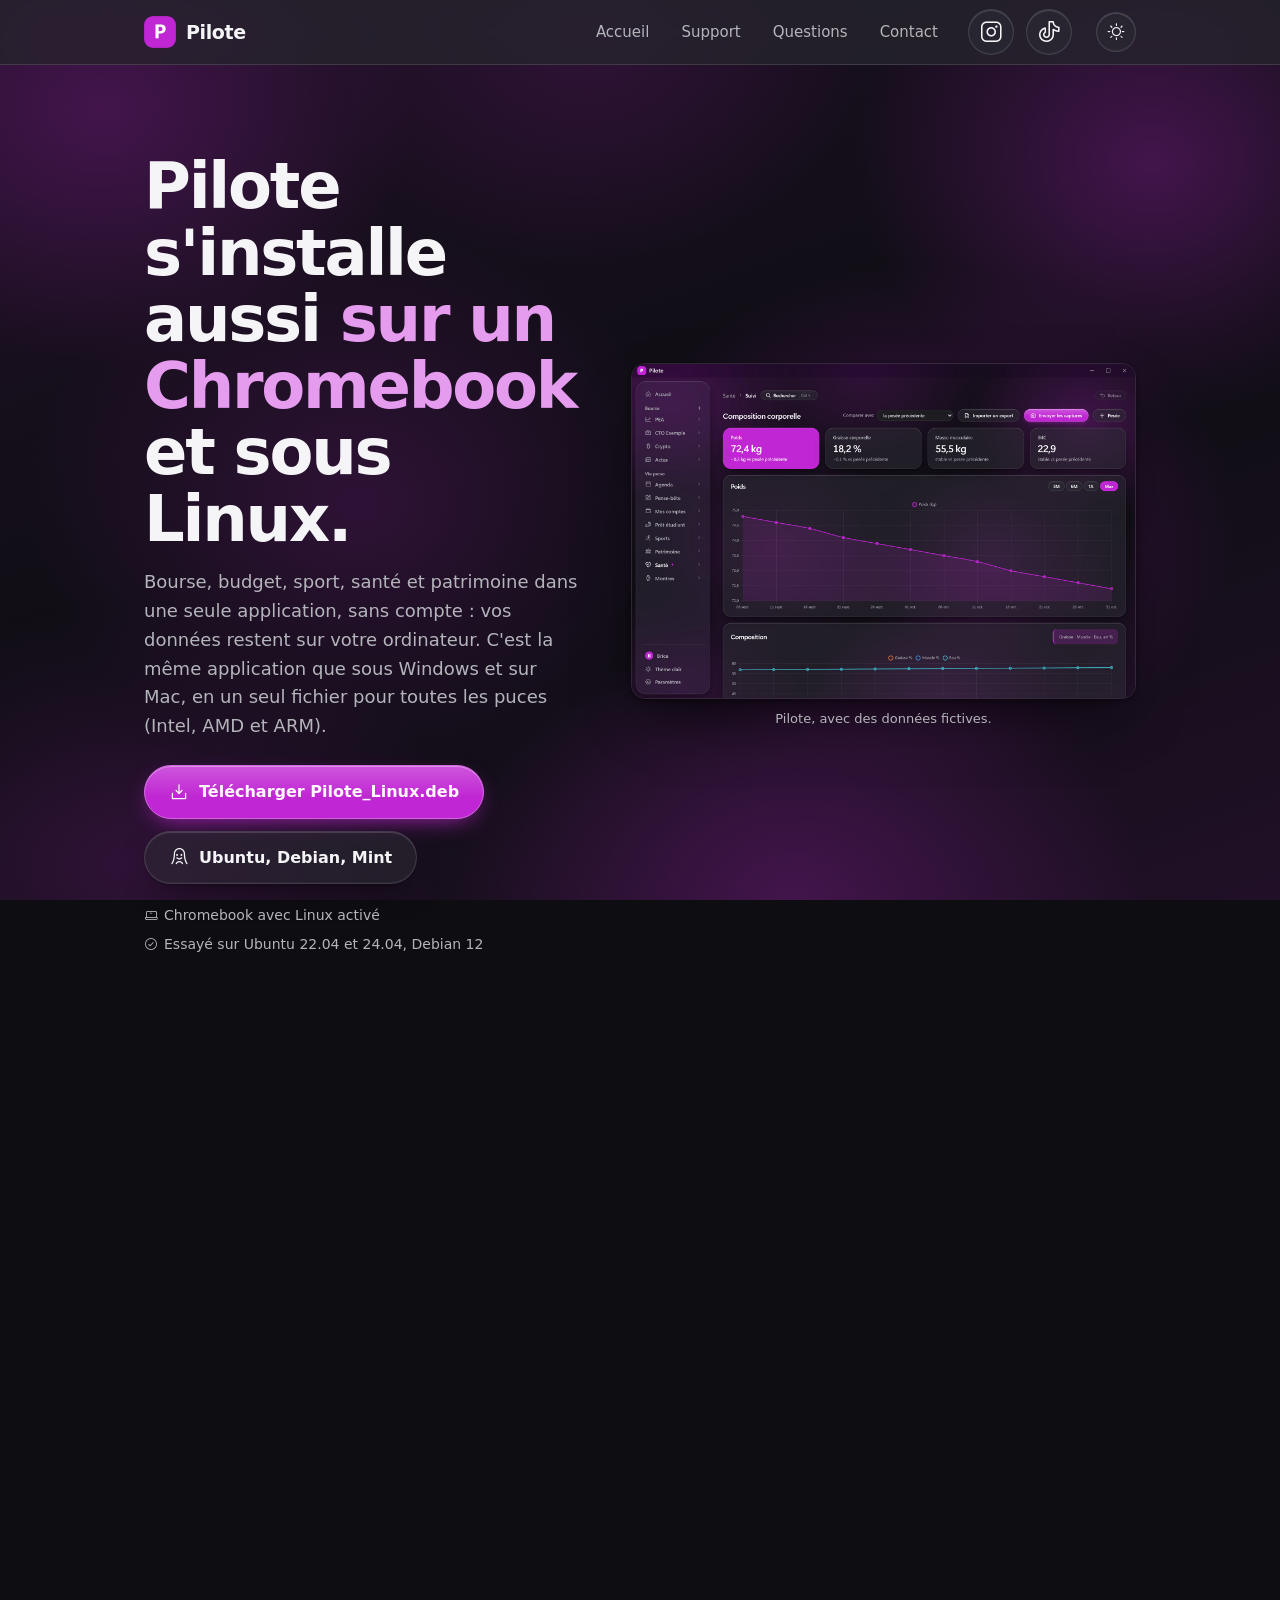
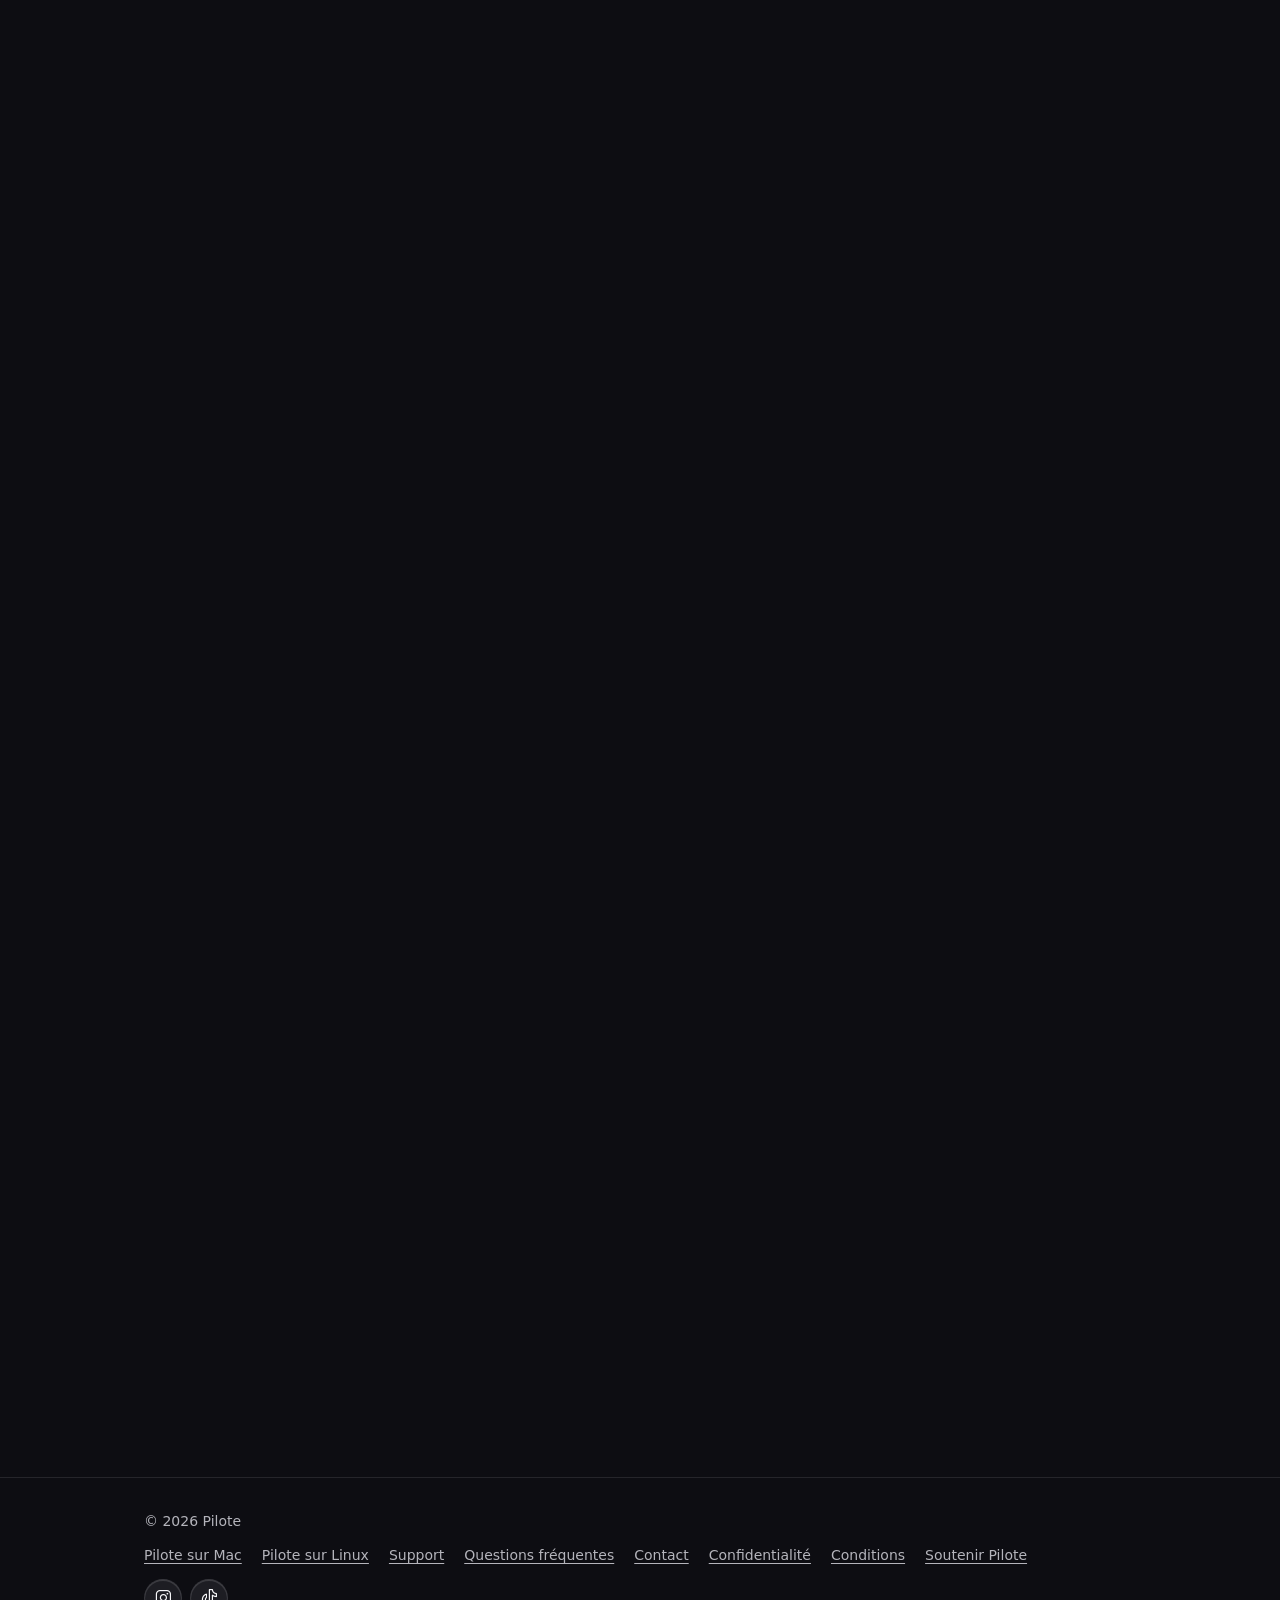
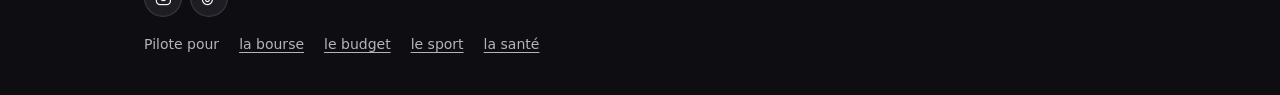
<file: linux.html>
<!DOCTYPE html>
<html lang="fr" data-theme="dark">
<head>
<meta charset="UTF-8">
<meta name="viewport" content="width=device-width, initial-scale=1">
<title>Pilote sur Linux et Chromebook</title>
<meta name="description" content="Installer Pilote sur un Chromebook ou sous Linux (Ubuntu, Debian, Mint) : un seul fichier pour toutes les puces, gratuit, sans compte.">
<link rel="canonical" href="https://pilote-appli.github.io/linux.html">
<meta property="og:type" content="website">
<meta property="og:site_name" content="Pilote">
<meta property="og:locale" content="fr_FR">
<meta property="og:title" content="Pilote sur Linux et Chromebook">
<meta property="og:description" content="Installer Pilote sur un Chromebook ou sous Linux (Ubuntu, Debian, Mint) : un seul fichier pour toutes les puces, gratuit, sans compte.">
<meta property="og:url" content="https://pilote-appli.github.io/linux.html">
<meta property="og:image" content="https://pilote-appli.github.io/assets/partage.jpg">
<meta property="og:image:width" content="1200">
<meta property="og:image:height" content="630">
<meta property="og:image:alt" content="Pilote : votre argent, votre sport, votre santé, chez vous. Pilou, l'ourson de Pilote, fait coucou.">
<meta name="twitter:card" content="summary_large_image">
<meta name="theme-color" content="#0d0d12">
<meta name="referrer" content="strict-origin-when-cross-origin">
<meta http-equiv="Content-Security-Policy" content="default-src 'self'; img-src 'self' data:; style-src 'self'; script-src 'self'; font-src 'self'; connect-src 'none'; base-uri 'self'; form-action 'none'">
<link rel="icon" href="assets/icone.png" type="image/png">
<link rel="stylesheet" href="assets/style.css">
<link rel="stylesheet" href="assets/phosphor/phosphor.css">
<link rel="stylesheet" href="assets/mac.css">
<script src="assets/theme.js"></script>
<script src="assets/mac.js"></script>
</head>
<body class="page-mac">
<a class="evite" href="#chromebook">Aller au tuto d'installation</a>
<header class="entete">
  <div class="wrap">
    <a class="marque" href="./"><img src="assets/icone.png" alt="" width="32" height="32">Pilote</a>
    <nav class="nav" aria-label="Pages du site">
      <a href="./">Accueil</a>
      <a href="support.html">Support</a>
      <a href="faq.html">Questions</a>
      <a href="contact.html">Contact</a>
    </nav>
    <div class="entete-reseaux">
      <a href="https://www.instagram.com/pilote.appli/" aria-label="Pilote sur Instagram" title="Instagram"><i class="ph ph-instagram-logo" aria-hidden="true"></i></a>
      <a href="https://www.tiktok.com/@pilote.appli" aria-label="Pilote sur TikTok" title="TikTok"><i class="ph ph-tiktok-logo" aria-hidden="true"></i></a>
    </div>
    <button class="theme-btn" type="button" aria-label="Changer de thème"><i class="ph ph-sun" aria-hidden="true"></i><i class="ph ph-moon" aria-hidden="true"></i></button>
  </div>
</header>

<main id="contenu">
  <div class="wrap">

    <div class="mac-accroche">
      <div>
        <h1>Pilote s'installe aussi <em>sur un Chromebook</em> et sous Linux.</h1>
        <p class="chapo">
          Bourse, budget, sport, santé et patrimoine dans une seule application, sans compte&nbsp;: vos données restent sur votre ordinateur.
          C'est la même application que sous Windows et sur Mac, en un seul fichier pour toutes les puces (Intel, AMD et ARM).
        </p>
        <div class="boutons">
          <a class="btn btn-plein" href="https://github.com/pilote-appli/pilote/releases/latest/download/Pilote_Linux.deb">
            <i class="ph ph-download-simple" aria-hidden="true"></i>Télécharger Pilote_Linux.deb
          </a>
          <a class="btn btn-verre" href="#ubuntu">
            <i class="ph ph-linux-logo" aria-hidden="true"></i>Ubuntu, Debian, Mint
          </a>
        </div>
        <div class="prerequis">
          <span><i class="ph ph-laptop" aria-hidden="true"></i>Chromebook avec Linux activé</span>
          <span><i class="ph ph-check-circle" aria-hidden="true"></i>Essayé sur Ubuntu&nbsp;22.04 et&nbsp;24.04, Debian&nbsp;12</span>
        </div>
      </div>
      <figure class="fenetre">
        <img class="clair" src="assets/ecrans/bourse-clair.jpg" width="900" height="598"
             alt="Pilote, thème clair : vue d'ensemble d'un PEA, avec la plus-value latente, la valeur et le rendement.">
        <img class="sombre" src="assets/ecrans/sante-sombre.jpg" width="900" height="598"
             alt="Pilote, thème sombre : suivi de la composition corporelle, avec le poids, la graisse, la masse musculaire et la courbe du poids.">
        <figcaption class="legende">Pilote, avec des données fictives.</figcaption>
      </figure>
    </div>

    <section class="mac-section" id="chromebook" aria-labelledby="titre-chromebook">
      <h2 id="titre-chromebook" class="apparait">Sur un Chromebook, en quatre étapes</h2>
      <p class="intro apparait">
        Comptez dix minutes, dont la plupart pour la première étape, qui ne se fait qu'une fois. Ensuite, Pilote s'ouvre depuis la liste des applications et installe lui-même ses mises à jour.
      </p>

      <ol class="mac-etapes">
        <li class="mac-etape verre apparait">
          <div>
            <h3>Activer Linux</h3>
            <p>
              <strong>Paramètres</strong> <i class="ph ph-caret-right" aria-hidden="true"></i> <strong>À propos de ChromeOS</strong> <i class="ph ph-caret-right" aria-hidden="true"></i> <strong>Développeurs</strong> <i class="ph ph-caret-right" aria-hidden="true"></i> <strong>Environnement de développement Linux</strong>, puis <strong>Configurer</strong>.
              Gardez les réglages proposés&nbsp;: le Chromebook télécharge Linux pendant quelques minutes.
            </p>
            <div class="note"><i class="ph ph-info" aria-hidden="true"></i><span>Sur un Chromebook prêté par une école ou une entreprise, cette option est souvent bloquée. Seul son administrateur peut l'ouvrir.</span></div>
          </div>
        </li>

        <li class="mac-etape verre apparait">
          <div>
            <h3>Télécharger Pilote</h3>
            <p>Cliquez sur <a href="https://github.com/pilote-appli/pilote/releases/latest/download/Pilote_Linux.deb"><strong>Pilote_Linux.deb</strong></a>. Le même fichier sert à tous les Chromebooks, à puce Intel, AMD ou ARM. Le lien mène toujours à la dernière version.</p>
          </div>
        </li>

        <li class="mac-etape verre apparait">
          <div>
            <h3>L'installer</h3>
            <p>Ouvrez l'application <strong>Fichiers</strong>, puis <strong>Téléchargements</strong>, et double-cliquez sur <code>Pilote_Linux.deb</code>. Choisissez <strong>Installer</strong>, puis patientez&nbsp;: le Chromebook ajoute aussi ce dont Pilote a besoin.</p>
          </div>
        </li>

        <li class="mac-etape verre apparait">
          <div>
            <h3>L'ouvrir</h3>
            <p>Pilote apparaît dans la liste des applications, dans le dossier <strong>Applications Linux</strong>. Un clic droit dessus permet de l'épingler à l'étagère.</p>
          </div>
        </li>
      </ol>
    </section>

    <section class="mac-section" id="ubuntu" aria-labelledby="titre-ubuntu">
      <h2 id="titre-ubuntu" class="apparait">Sous Ubuntu, Debian ou Mint</h2>
      <p class="intro apparait">
        Téléchargez <a href="https://github.com/pilote-appli/pilote/releases/latest/download/Pilote_Linux.deb"><code>Pilote_Linux.deb</code></a>, puis installez-le d'un double-clic si votre système le propose, ou avec cette ligne, dans le dossier du téléchargement.
      </p>

      <div class="terminal verre apparait">
        <h3><i class="ph ph-terminal-window" aria-hidden="true"></i>Une ligne dans le terminal</h3>
        <p>Elle télécharge la dernière version et l'installe, avec ce dont Pilote a besoin. Le système demande votre mot de passe.</p>
        <div class="ligne">
          <code id="ligne-terminal">cd /tmp &amp;&amp; wget -O Pilote_Linux.deb https://github.com/pilote-appli/pilote/releases/latest/download/Pilote_Linux.deb &amp;&amp; sudo apt install ./Pilote_Linux.deb</code>
          <button class="copier" type="button" data-copie="ligne-terminal" aria-label="Copier la ligne"><i class="ph ph-copy" aria-hidden="true"></i></button>
        </div>
      </div>
    </section>

    <section class="mac-section" id="questions" aria-labelledby="titre-questions">
      <h2 id="titre-questions" class="apparait">Avant d'installer</h2>
      <div class="questions">
        <details class="verre apparait">
          <summary>Mon Chromebook a une puce ARM (MediaTek, Snapdragon)&#8239;: ça marche&#8239;?</summary>
          <div class="rep"><p>Oui, c'est le même fichier. Pilote ne contient aucun programme propre à une puce&nbsp;: il s'appuie sur ce que Linux fournit déjà.</p></div>
        </details>
        <details class="verre apparait">
          <summary>Et les mises à jour&#8239;?</summary>
          <div class="rep"><p>Pilote les propose et les installe lui-même, comme sous Windows et sur Mac. Sous Ubuntu, Debian ou Mint, le système demande votre mot de passe. Si l'installation ne peut pas se faire seule, Pilote range le nouveau fichier dans Téléchargements&nbsp;: un double-clic suffit. Vos données restent en place.</p></div>
        </details>
        <details class="verre apparait">
          <summary>Où sont gardés mes codes (Gmail, iCloud, montres)&#8239;?</summary>
          <div class="rep"><p>Dans le trousseau de votre session Linux, chiffrés, jamais en clair. S'il n'y a pas de trousseau, Pilote refuse de garder le code et explique comment l'ajouter (<code>sudo apt install gnome-keyring</code>).</p></div>
        </details>
        <details class="verre apparait">
          <summary>Tout fonctionne comme sous Windows&#8239;?</summary>
          <div class="rep"><p>Presque&nbsp;: la lecture des captures d'écran (balance FitDays, relevés en image) n'existe pas encore sous Linux. La saisie à la main et l'import des relevés en PDF ou CSV fonctionnent.</p></div>
        </details>
        <details class="verre apparait">
          <summary>Où vont mes données&#8239;?</summary>
          <div class="rep"><p>Nulle part ailleurs que sur votre ordinateur, dans <span class="chemin">~/.local/share/Pilote/Donnees</span>. Pas de compte, pas de serveur. Désinstaller Pilote ne les efface pas. Le détail est sur la page <a href="confidentialite.html">Confidentialité</a>.</p></div>
        </details>
        <details class="verre apparait">
          <summary>Et Fedora, Arch ou les autres&#8239;?</summary>
          <div class="rep"><p>Le fichier <code>.deb</code> sert aux Linux de la famille Debian (Ubuntu, Mint, Pop!_OS, Chromebook). Pour un autre Linux, <a href="contact.html">écrivez-nous</a>&nbsp;: une autre version viendra si elle est demandée.</p></div>
        </details>
      </div>
    </section>

  </div>
</main>

<footer class="pied">
  <div class="wrap">
    <span>© 2026 Pilote</span>
    <nav aria-label="Liens du pied de page">
      <a href="mac.html">Pilote sur Mac</a>
      <a href="linux.html">Pilote sur Linux</a>
      <a href="support.html">Support</a>
      <a href="faq.html">Questions fréquentes</a>
      <a href="contact.html">Contact</a>
      <a href="confidentialite.html">Confidentialité</a>
      <a href="conditions.html">Conditions</a>
      <a href="https://ko-fi.com/pilote">Soutenir Pilote</a>
    </nav>
    <div class="pied-reseaux">
      <a href="https://www.instagram.com/pilote.appli/" aria-label="Pilote sur Instagram" title="Instagram"><i class="ph ph-instagram-logo" aria-hidden="true"></i></a>
      <a href="https://www.tiktok.com/@pilote.appli" aria-label="Pilote sur TikTok" title="TikTok"><i class="ph ph-tiktok-logo" aria-hidden="true"></i></a>
    </div>
    <div class="pied-usages"><span>Pilote pour</span><a href="bourse.html">la bourse</a><a href="budget.html">le budget</a><a href="sport.html">le sport</a><a href="sante.html">la santé</a></div>
  </div>
</footer>
</body>
</html>
</file>
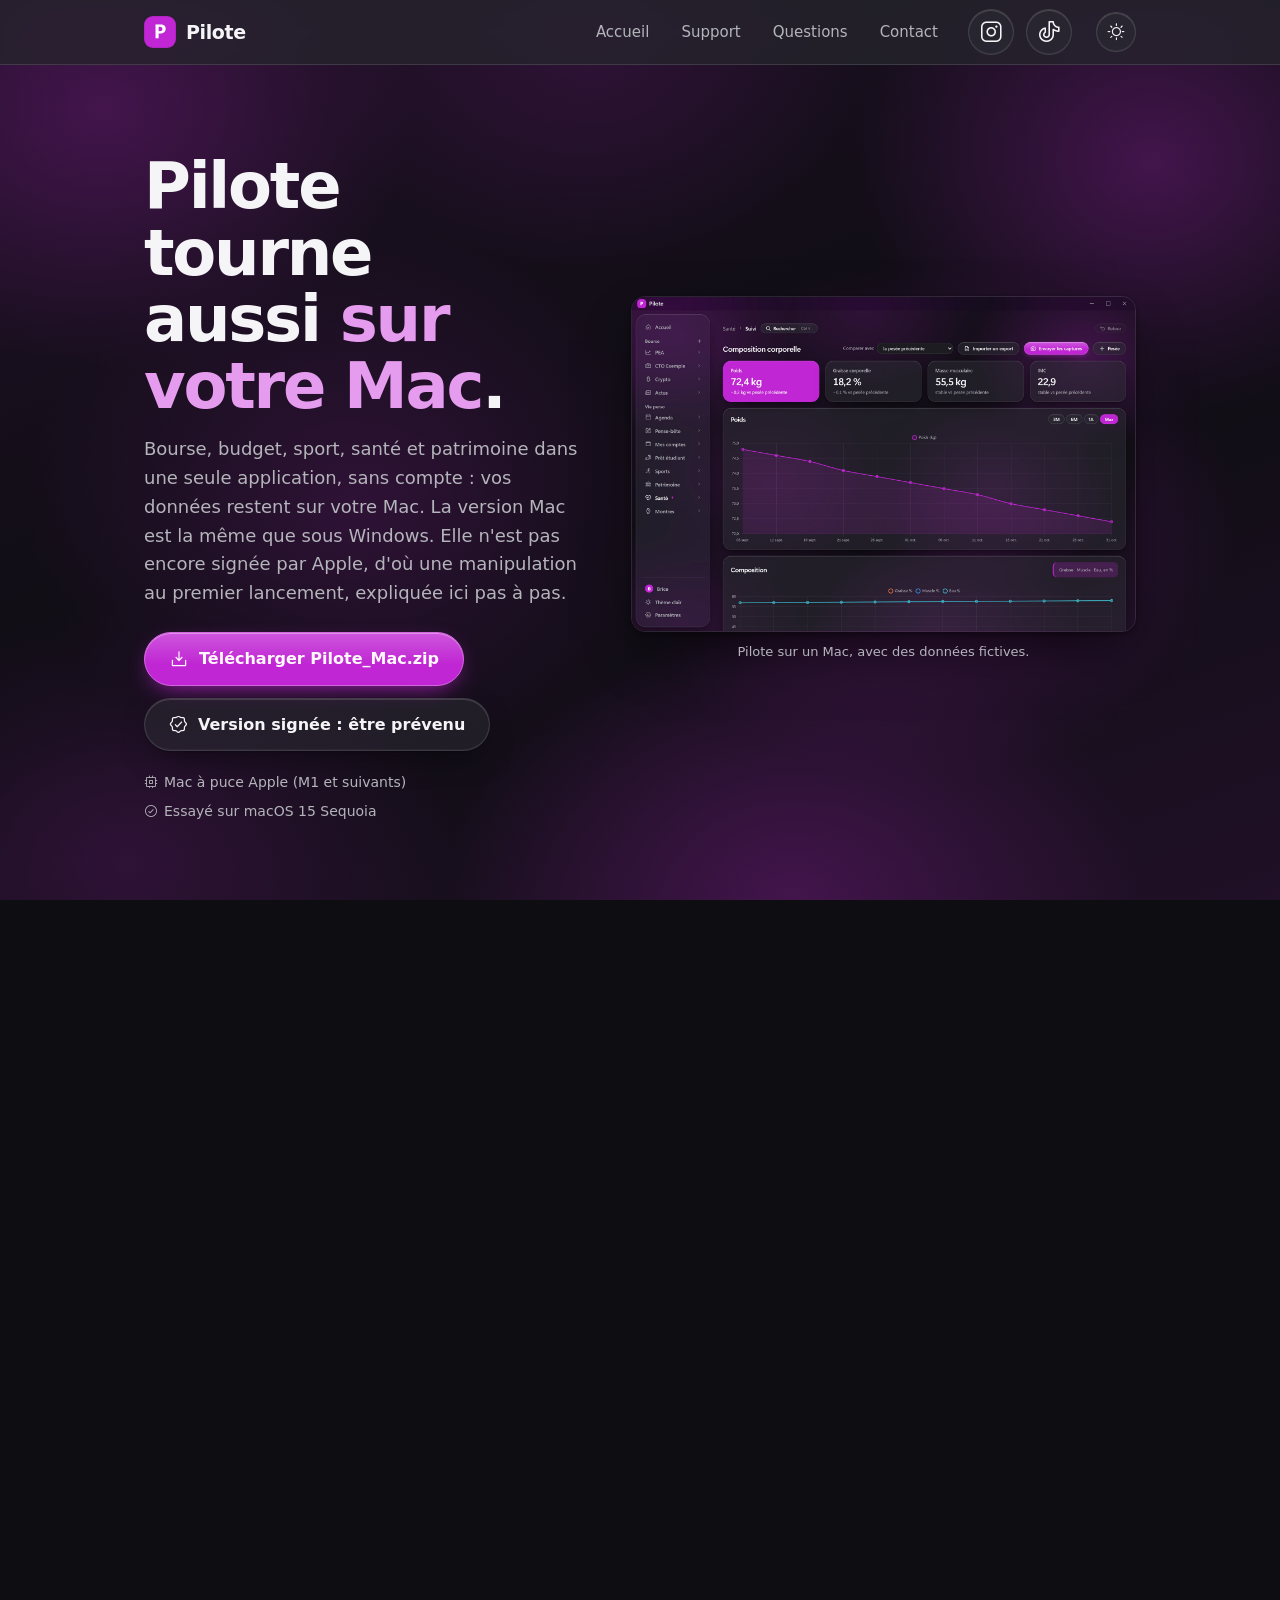
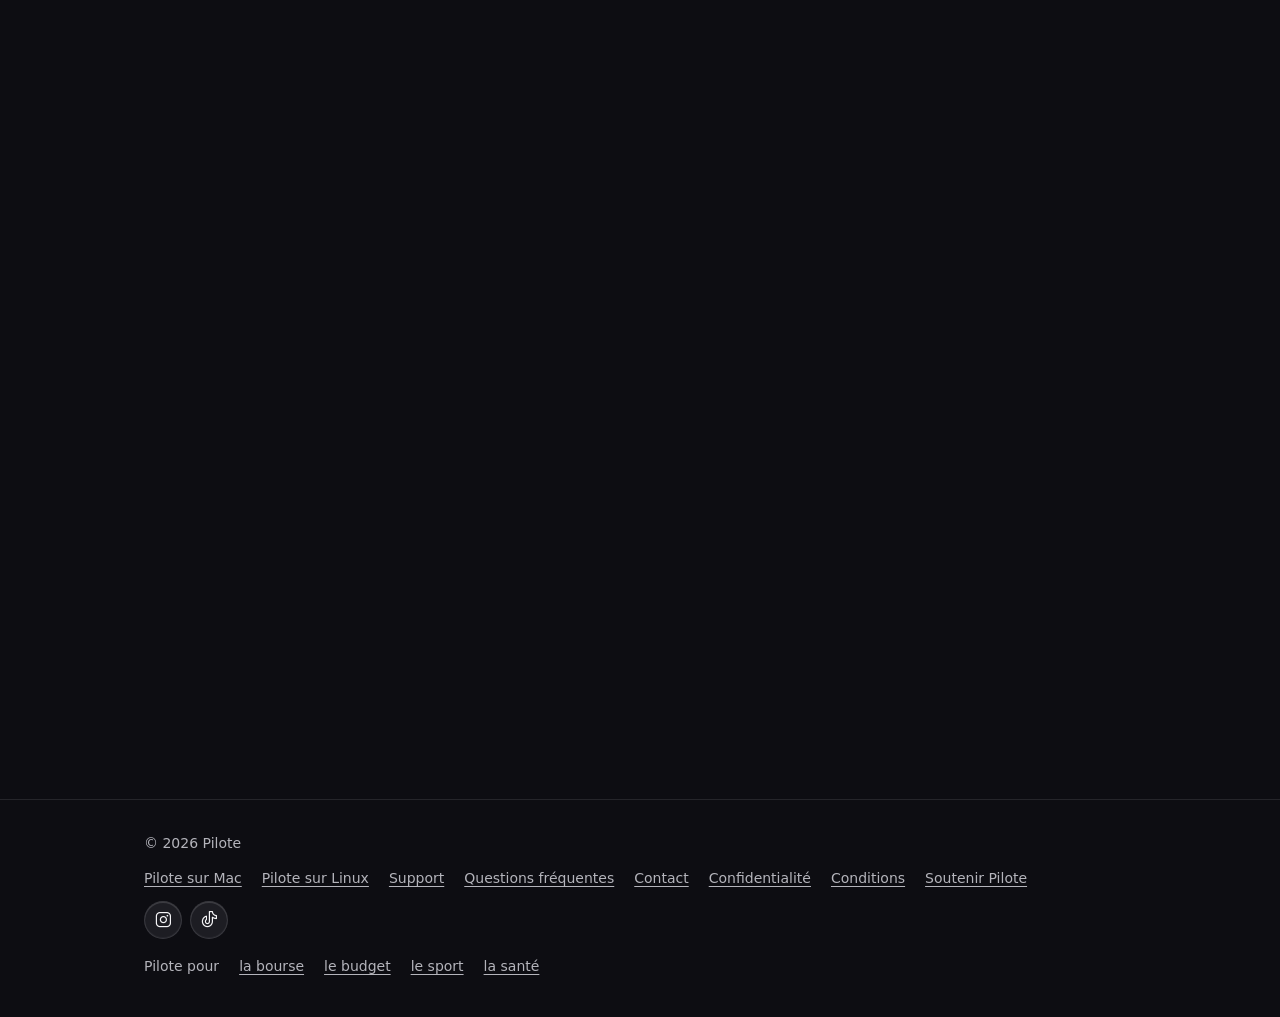
<file: mac.html>
<!DOCTYPE html>
<html lang="fr" data-theme="dark">
<head>
<meta charset="UTF-8">
<meta name="viewport" content="width=device-width, initial-scale=1">
<title>Pilote sur Mac</title>
<meta name="description" content="Installer Pilote sur un Mac à puce Apple, en accès anticipé gratuit, et aider à financer la version signée par Apple.">
<link rel="canonical" href="https://pilote-appli.github.io/mac.html">
<meta property="og:type" content="website">
<meta property="og:site_name" content="Pilote">
<meta property="og:locale" content="fr_FR">
<meta property="og:title" content="Pilote sur Mac">
<meta property="og:description" content="Installer Pilote sur un Mac à puce Apple, en accès anticipé gratuit, et aider à financer la version signée par Apple.">
<meta property="og:url" content="https://pilote-appli.github.io/mac.html">
<meta property="og:image" content="https://pilote-appli.github.io/assets/partage.jpg">
<meta property="og:image:width" content="1200">
<meta property="og:image:height" content="630">
<meta property="og:image:alt" content="Pilote : votre argent, votre sport, votre santé, chez vous. Pilou, l'ourson de Pilote, fait coucou.">
<meta name="twitter:card" content="summary_large_image">
<meta name="theme-color" content="#0d0d12">
<meta name="referrer" content="strict-origin-when-cross-origin">
<meta http-equiv="Content-Security-Policy" content="default-src 'self'; img-src 'self' data:; style-src 'self'; script-src 'self'; font-src 'self'; connect-src https://script.google.com https://script.googleusercontent.com; base-uri 'self'; form-action 'none'; object-src 'none'">
<link rel="icon" href="assets/icone.png" type="image/png">
<link rel="stylesheet" href="assets/style.css">
<link rel="stylesheet" href="assets/phosphor/phosphor.css">
<link rel="stylesheet" href="assets/mac.css">
<script src="assets/theme.js"></script>
<script src="assets/mac.js"></script>
</head>
<body class="page-mac">
<a class="evite" href="#installer">Aller au tuto d'installation</a>
<header class="entete">
  <div class="wrap">
    <a class="marque" href="./"><img src="assets/icone.png" alt="" width="32" height="32">Pilote</a>
    <nav class="nav" aria-label="Pages du site">
      <a href="./">Accueil</a>
      <a href="support.html">Support</a>
      <a href="faq.html">Questions</a>
      <a href="contact.html">Contact</a>
    </nav>
    <div class="entete-reseaux">
      <a href="https://www.instagram.com/pilote.appli/" aria-label="Pilote sur Instagram" title="Instagram"><i class="ph ph-instagram-logo" aria-hidden="true"></i></a>
      <a href="https://www.tiktok.com/@pilote.appli" aria-label="Pilote sur TikTok" title="TikTok"><i class="ph ph-tiktok-logo" aria-hidden="true"></i></a>
    </div>
    <button class="theme-btn" type="button" aria-label="Changer de thème"><i class="ph ph-sun" aria-hidden="true"></i><i class="ph ph-moon" aria-hidden="true"></i></button>
  </div>
</header>

<main id="contenu">
  <div class="wrap">

    <div class="mac-accroche">
      <div>
        <h1>Pilote tourne aussi <em>sur votre Mac</em>.</h1>
        <p class="chapo">
          Bourse, budget, sport, santé et patrimoine dans une seule application, sans compte&nbsp;: vos données restent sur votre Mac.
          La version Mac est la même que sous Windows. Elle n'est pas encore signée par Apple, d'où une manipulation au premier lancement, expliquée ici pas à pas.
        </p>
        <div class="boutons">
          <a class="btn btn-plein" href="https://github.com/pilote-appli/pilote/releases/latest/download/Pilote_Mac.zip">
            <i class="ph ph-download-simple" aria-hidden="true"></i>Télécharger Pilote_Mac.zip
          </a>
          <a class="btn btn-verre" href="#version-signee">
            <i class="ph ph-seal-check" aria-hidden="true"></i>Version signée&nbsp;: être prévenu
          </a>
        </div>
        <div class="prerequis">
          <span><i class="ph ph-cpu" aria-hidden="true"></i>Mac à puce Apple (M1 et suivants)</span>
          <span><i class="ph ph-check-circle" aria-hidden="true"></i>Essayé sur macOS&nbsp;15 Sequoia</span>
        </div>
      </div>
      <figure class="fenetre">
        <img class="clair" src="assets/ecrans/bourse-clair.jpg" width="900" height="598"
             alt="Pilote sur Mac, thème clair : vue d'ensemble d'un PEA, avec la plus-value latente, la valeur et le rendement.">
        <img class="sombre" src="assets/ecrans/sante-sombre.jpg" width="900" height="598"
             alt="Pilote sur Mac, thème sombre : suivi de la composition corporelle, avec le poids, la graisse, la masse musculaire et la courbe du poids.">
        <figcaption class="legende">Pilote sur un Mac, avec des données fictives.</figcaption>
      </figure>
    </div>

    <section class="mac-section" id="installer" aria-labelledby="titre-installer">
      <h2 id="titre-installer" class="apparait">Six étapes, une seule fois</h2>
      <p class="intro apparait">
        Comptez cinq minutes. Les étapes&nbsp;4 à&nbsp;6 ne se font qu'au premier lancement&nbsp;: ensuite, Pilote s'ouvre d'un double-clic et installe lui-même ses mises à jour.
      </p>

      <ol class="mac-etapes">
        <li class="mac-etape verre apparait">
          <div>
            <h3>Télécharger Pilote</h3>
            <p>Cliquez sur <a href="https://github.com/pilote-appli/pilote/releases/latest/download/Pilote_Mac.zip"><strong>Pilote_Mac.zip</strong></a>. Le lien mène toujours à la dernière version (elle est aussi sur <a href="https://github.com/pilote-appli/pilote/releases/latest">la page des versions</a>, rubrique <em>Assets</em>).</p>
          </div>
        </li>

        <li class="mac-etape verre apparait">
          <div>
            <h3>Le décompresser</h3>
            <p>Avec Safari, c'est déjà fait&nbsp;: <strong>Pilote</strong> vous attend dans le dossier Téléchargements. Sinon, double-cliquez sur <code>Pilote_Mac.zip</code> dans le Finder.</p>
          </div>
        </li>

        <li class="mac-etape verre apparait">
          <div>
            <h3>Le glisser dans Applications</h3>
            <p>Dans une fenêtre du Finder, faites glisser <strong>Pilote</strong> sur <strong>Applications</strong>, dans la barre latérale.</p>
            <p>C'est ce qui permet à Pilote de se mettre à jour. En cas d'oubli, il propose de s'y ranger lui-même à son premier lancement.</p>
          </div>
        </li>

        <li class="mac-etape verre apparait">
          <div>
            <h3>L'ouvrir une première fois</h3>
            <p>Double-cliquez sur Pilote. macOS refuse de l'ouvrir&nbsp;: il ne peut pas vérifier une application qui n'est pas signée par Apple. Fermez l'avertissement avec <strong>Terminé</strong>, surtout pas «&nbsp;Placer dans la corbeille&nbsp;».</p>
            <figure class="capture">
              <img src="assets/mac/message-macos.jpg" width="280" height="200" loading="lazy"
                   alt="Avertissement de macOS : Pilote n'a pas été ouvert, avec deux boutons, Terminé et Placer dans la corbeille (ici en anglais, Done et Move to Trash).">
              <figcaption>L'avertissement, ici sur un Mac réglé en anglais («&nbsp;Done&nbsp;» correspond à Terminé).</figcaption>
            </figure>
          </div>
        </li>

        <li class="mac-etape verre apparait">
          <div>
            <h3>L'autoriser dans les Réglages</h3>
            <p>
              Menu Pomme <i class="ph ph-caret-right" aria-hidden="true"></i> <strong>Réglages Système</strong> <i class="ph ph-caret-right" aria-hidden="true"></i> <strong>Confidentialité et sécurité</strong>,
              puis descendez jusqu'à la rubrique <strong>Sécurité</strong>. Une ligne y parle de Pilote&nbsp;: cliquez sur <strong>Ouvrir quand même</strong>.
            </p>
            <div class="note"><i class="ph ph-clock" aria-hidden="true"></i><span>Ce bouton ne reste affiché qu'environ une heure après l'étape&nbsp;4. Passé ce délai, rouvrez Pilote une fois pour le faire revenir.</span></div>
          </div>
        </li>

        <li class="mac-etape verre apparait">
          <div>
            <h3>Confirmer</h3>
            <p>macOS demande une dernière fois s'il faut ouvrir Pilote&nbsp;: confirmez avec <strong>Ouvrir</strong> (ou <strong>Ouvrir quand même</strong>), puis saisissez le mot de passe de votre session et cliquez sur <strong>OK</strong>.</p>
            <p>C'est fini&nbsp;: Pilote est enregistré comme une exception et s'ouvre désormais comme n'importe quelle application.</p>
          </div>
        </li>
      </ol>

      <div class="terminal verre apparait">
        <h3><i class="ph ph-terminal-window" aria-hidden="true"></i>Plus rapide&nbsp;: une ligne dans le Terminal</h3>
        <p>Ouvrez Applications <i class="ph ph-caret-right" aria-hidden="true"></i> Utilitaires <i class="ph ph-caret-right" aria-hidden="true"></i> Terminal, collez cette ligne puis appuyez sur Entrée. Elle télécharge Pilote, le range dans Applications et l'ouvre, sans les étapes&nbsp;4 à&nbsp;6&nbsp;: l'avertissement de macOS ne vise que les fichiers téléchargés par un navigateur.</p>
        <div class="ligne">
          <code id="ligne-terminal">curl -fL https://github.com/pilote-appli/pilote/releases/latest/download/Pilote_Mac.zip -o /tmp/Pilote_Mac.zip &amp;&amp; ditto -x -k /tmp/Pilote_Mac.zip /Applications &amp;&amp; open /Applications/Pilote.app</code>
          <button class="copier" type="button" data-copie="ligne-terminal" aria-label="Copier la ligne"><i class="ph ph-copy" aria-hidden="true"></i></button>
        </div>
      </div>
    </section>

    <section class="mac-section" id="version-signee" aria-labelledby="titre-signee">
      <h2 id="titre-signee" class="apparait">Sans les étapes 4 à 6</h2>
      <p class="intro apparait">
        Pour qu'un Mac ouvre Pilote sans avertissement, l'application doit être signée et vérifiée par Apple. Il faut pour cela le programme développeur d'Apple, payant chaque année. Pilote est gratuit et fait par un étudiant&nbsp;: c'est la seule dépense que demande la version Mac.
      </p>

      <div class="duo">
        <div class="bloc verre apparait">
          <span class="ico"><i class="ph ph-envelope-simple" aria-hidden="true"></i></span>
          <h3>Être prévenu à sa sortie</h3>
          <p>Laissez votre adresse&nbsp;: vous serez prévenu le jour où la version signée sortira. Elle ne sert à rien d'autre.</p>
          <form class="liste-form" id="liste-form" data-adresse="https://script.google.com/macros/s/AKfycbxgyz8-95Tx1HnMwlYKHxXcsij8Juv_EipEdjygGfo-hQJrZCptd0xuBwHeMEAY5aDo/exec" novalidate>
            <label class="cache-visuel" for="liste-email">Votre adresse mail</label>
            <div class="liste-champ">
              <input id="liste-email" name="email" type="email" autocomplete="email" inputmode="email" placeholder="vous@exemple.fr" required maxlength="254">
              <button class="btn btn-plein" type="submit"><i class="ph ph-bell-ringing" aria-hidden="true"></i>Valider</button>
            </div>
            <input class="liste-piege" name="site" type="text" tabindex="-1" autocomplete="off" aria-hidden="true">
            <p class="liste-message" id="liste-message" role="status" aria-live="polite"></p>
          </form>
          <a class="btn btn-plein liste-mail" href="mailto:pilote.appli+mac@gmail.com?subject=Liste%20d'attente%20%3A%20Pilote%20sign%C3%A9%20pour%20Mac&amp;body=Bonjour%2C%0A%0APr%C3%A9venez-moi%20quand%20la%20version%20de%20Pilote%20sign%C3%A9e%20par%20Apple%20sortira.%0A">
            <i class="ph ph-bell-ringing" aria-hidden="true"></i>Rejoindre la liste d'attente
          </a>
          <p class="petit">Vous pouvez aussi écrire à <a href="mailto:pilote.appli+mac@gmail.com">pilote.appli+mac@gmail.com</a>, même un mail vide.</p>
        </div>

        <div class="bloc verre apparait">
          <span class="ico"><i class="ph ph-coffee" aria-hidden="true"></i></span>
          <h3>Aider à la financer</h3>
          <div class="montant"><b>99&nbsp;$</b><span>par an</span></div>
          <p>C'est le prix du programme développeur d'Apple, à renouveler chaque année. Quand la cagnotte l'atteint, la version signée peut être préparée.</p>
          <a class="btn btn-verre" href="https://ko-fi.com/pilote">
            <i class="ph ph-hand-heart" aria-hidden="true"></i>Participer sur Ko-fi
          </a>
        </div>
      </div>
    </section>

    <section class="mac-section" id="questions" aria-labelledby="titre-questions">
      <h2 id="titre-questions" class="apparait">Avant d'installer</h2>
      <div class="questions">
        <details class="verre apparait">
          <summary>Pourquoi macOS dit-il qu'il ne peut pas vérifier Pilote&#8239;?</summary>
          <div class="rep"><p>Apple ne vérifie que les applications dont l'auteur paie le programme développeur. Ce message ne dit pas que Pilote est dangereux, seulement qu'Apple ne l'a pas examiné.</p></div>
        </details>
        <details class="verre apparait">
          <summary>Le clic droit, puis «&nbsp;Ouvrir&nbsp;», ne suffit plus&#8239;?</summary>
          <div class="rep"><p>Depuis macOS&nbsp;15 Sequoia, ce raccourci ne contourne plus l'avertissement. Passez par Confidentialité et sécurité (étape&nbsp;5), ou par la ligne du Terminal.</p></div>
        </details>
        <details class="verre apparait">
          <summary>Faudra-t-il recommencer à chaque mise à jour&#8239;?</summary>
          <div class="rep"><p>Normalement non&nbsp;: Pilote télécharge et installe lui-même ses mises à jour, et l'avertissement ne vise que les fichiers téléchargés par un navigateur. Vos données restent en place, hors de l'application.</p></div>
        </details>
        <details class="verre apparait">
          <summary>Où vont mes données&#8239;?</summary>
          <div class="rep"><p>Nulle part ailleurs que sur votre Mac, dans <span class="chemin">~/Library/Application Support/Pilote/Donnees</span>. Pas de compte, pas de serveur. Le détail est sur la page <a href="confidentialite.html">Confidentialité</a>.</p></div>
        </details>
        <details class="verre apparait">
          <summary>Et sur un Mac Intel&#8239;?</summary>
          <div class="rep"><p>La version Mac est faite pour les puces Apple (M1 et suivantes). Un Mac Intel n'est pas pris en charge.</p></div>
        </details>
      </div>
    </section>

  </div>
</main>

<footer class="pied">
  <div class="wrap">
    <span>© 2026 Pilote</span>
    <nav aria-label="Liens du pied de page">
      <a href="mac.html">Pilote sur Mac</a>
      <a href="linux.html">Pilote sur Linux</a>
      <a href="support.html">Support</a>
      <a href="faq.html">Questions fréquentes</a>
      <a href="contact.html">Contact</a>
      <a href="confidentialite.html">Confidentialité</a>
      <a href="conditions.html">Conditions</a>
      <a href="https://ko-fi.com/pilote">Soutenir Pilote</a>
    </nav>
    <div class="pied-reseaux">
      <a href="https://www.instagram.com/pilote.appli/" aria-label="Pilote sur Instagram" title="Instagram"><i class="ph ph-instagram-logo" aria-hidden="true"></i></a>
      <a href="https://www.tiktok.com/@pilote.appli" aria-label="Pilote sur TikTok" title="TikTok"><i class="ph ph-tiktok-logo" aria-hidden="true"></i></a>
    </div>
    <div class="pied-usages"><span>Pilote pour</span><a href="bourse.html">la bourse</a><a href="budget.html">le budget</a><a href="sport.html">le sport</a><a href="sante.html">la santé</a></div>
  </div>
</footer>
</body>
</html>
</file>
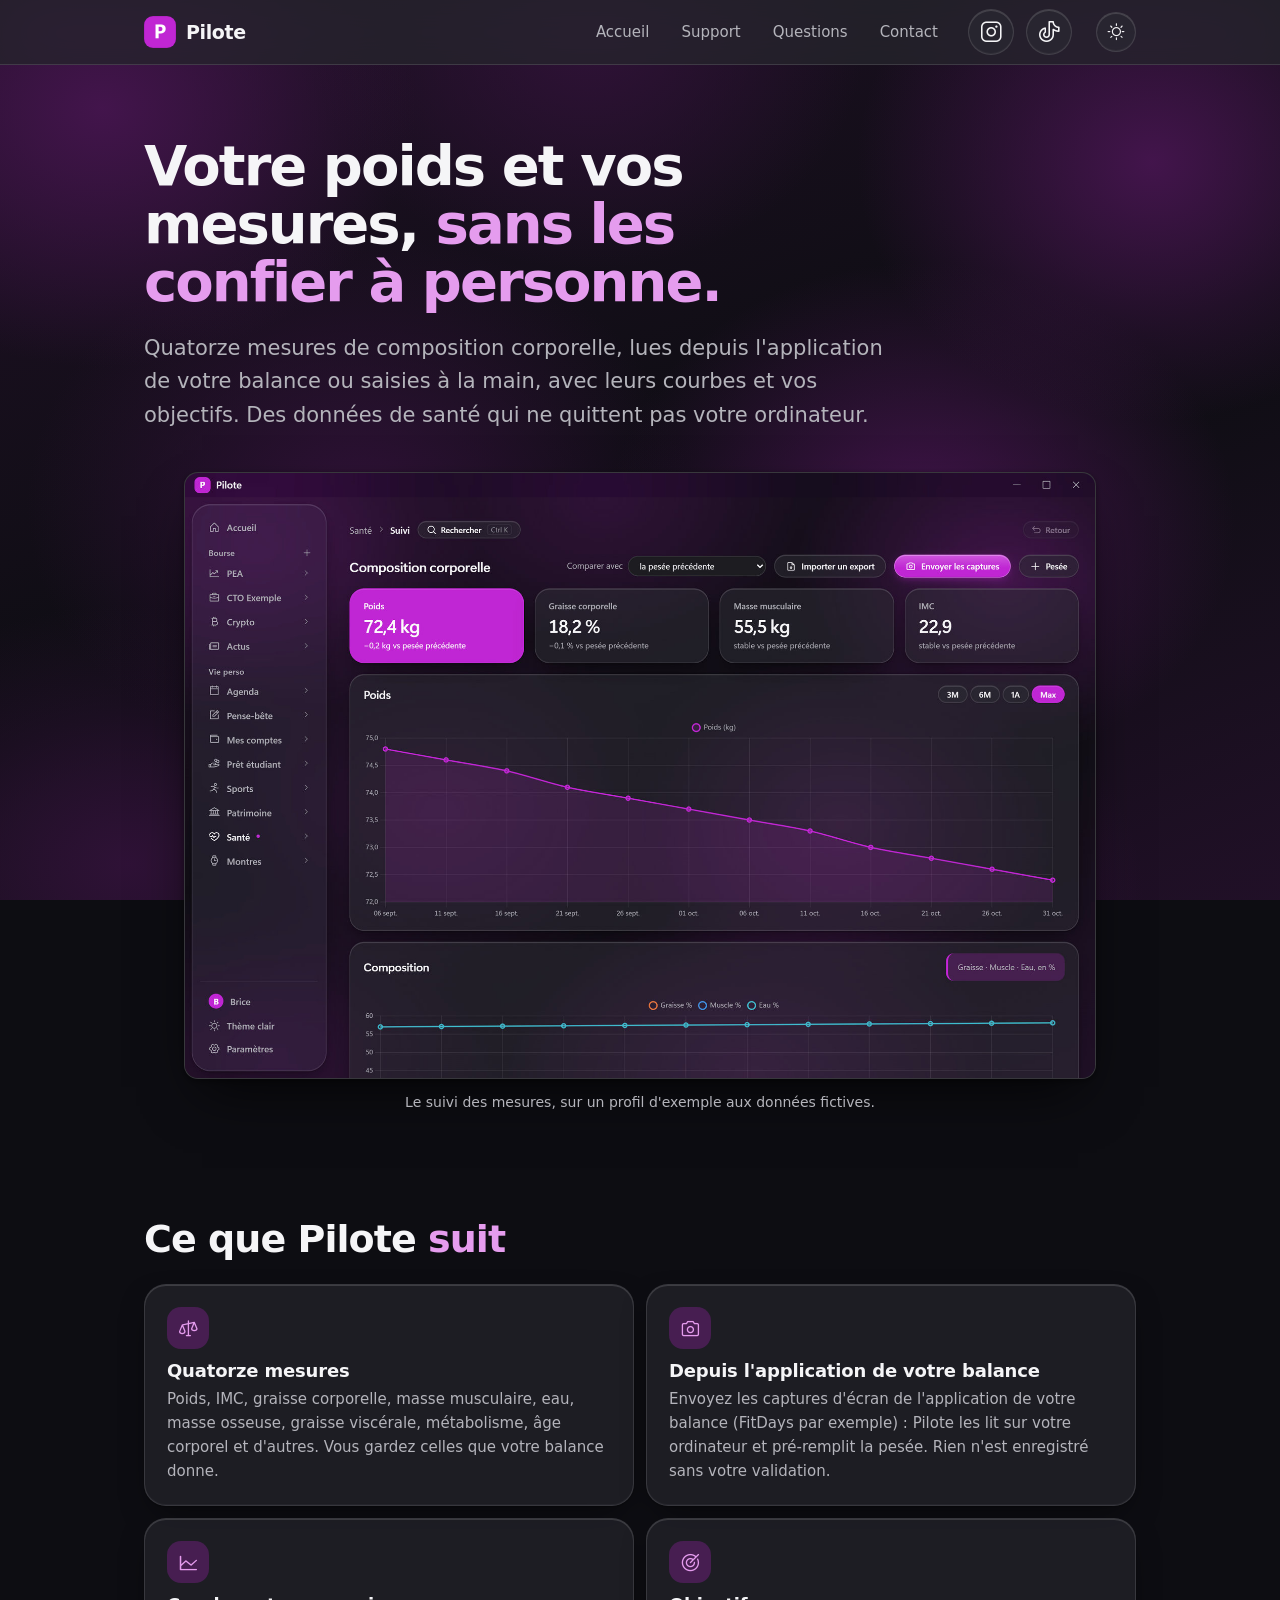
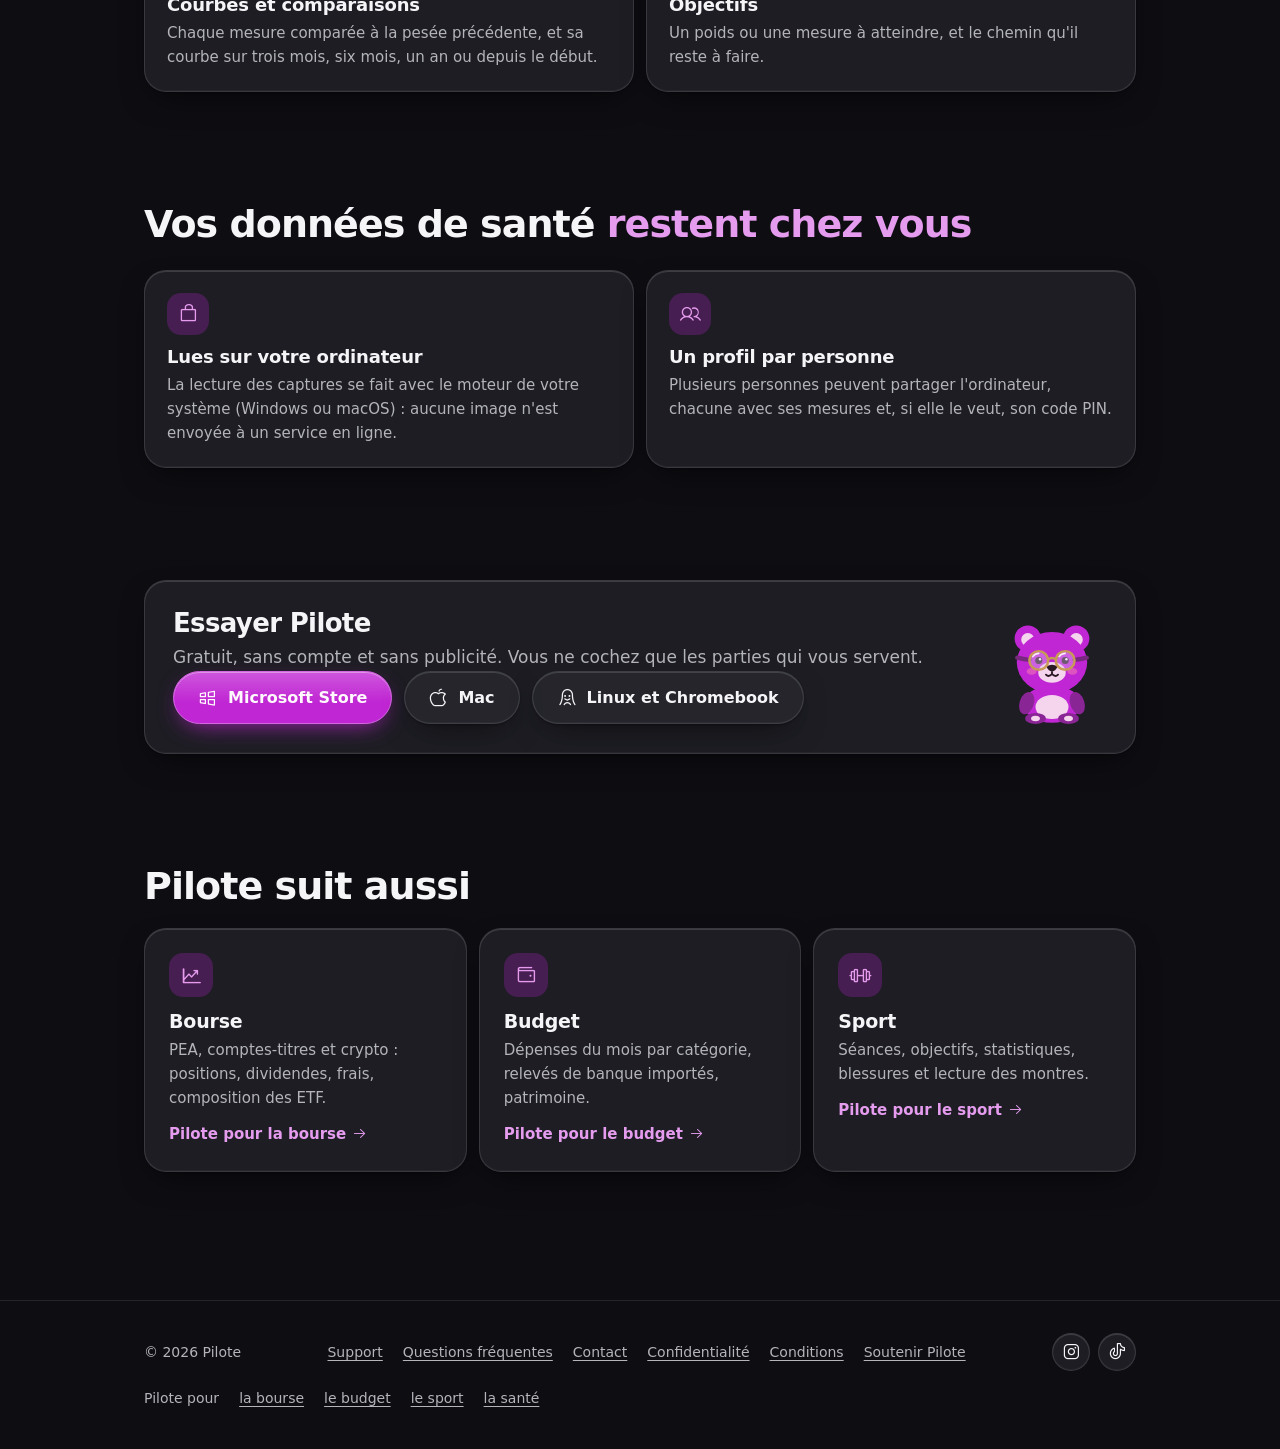
<file: sante.html>
<!DOCTYPE html>
<html lang="fr" data-theme="dark">
<head>
<meta charset="UTF-8">
<meta name="viewport" content="width=device-width, initial-scale=1">
<title>Suivre son poids et sa composition corporelle | Pilote</title>
<meta name="description" content="Suivez votre poids et votre composition corporelle dans une application gratuite pour Windows, Mac et Linux : 14 mesures, import depuis l'application de votre balance, courbes et objectifs, sans envoyer vos données de santé.">
<link rel="canonical" href="https://pilote-appli.github.io/sante.html">
<meta property="og:type" content="website">
<meta property="og:site_name" content="Pilote">
<meta property="og:locale" content="fr_FR">
<meta property="og:title" content="Suivre son poids et sa composition corporelle | Pilote">
<meta property="og:description" content="Suivez votre poids et votre composition corporelle dans une application gratuite pour Windows, Mac et Linux : 14 mesures, import depuis l'application de votre balance, courbes et objectifs, sans envoyer vos données de santé.">
<meta property="og:url" content="https://pilote-appli.github.io/sante.html">
<meta property="og:image" content="https://pilote-appli.github.io/assets/partage.jpg">
<meta property="og:image:width" content="1200">
<meta property="og:image:height" content="630">
<meta property="og:image:alt" content="Pilote : votre argent, votre sport, votre santé, chez vous. Pilou, l'ourson de Pilote, fait coucou.">
<meta name="twitter:card" content="summary_large_image">
<meta name="theme-color" content="#0d0d12">
<meta name="referrer" content="strict-origin-when-cross-origin">
<meta http-equiv="Content-Security-Policy" content="default-src 'self'; img-src 'self' data:; style-src 'self'; script-src 'self'; font-src 'self'; base-uri 'self'; form-action 'none'; object-src 'none'">
<link rel="icon" href="assets/icone.png" type="image/png">
<link rel="stylesheet" href="assets/style.css">
<link rel="stylesheet" href="assets/phosphor/phosphor.css">
<script src="assets/theme.js"></script>
</head>
<body>
<a class="evite" href="#contenu">Aller au contenu</a>
<header class="entete">
  <div class="wrap">
    <a class="marque" href="./"><img src="assets/icone.png" alt="" width="32" height="32">Pilote</a>
    <nav class="nav" aria-label="Pages du site">
      <a href="./">Accueil</a>
      <a href="support.html">Support</a>
      <a href="faq.html">Questions</a>
      <a href="contact.html">Contact</a>
    </nav>
    <div class="entete-reseaux">
      <a href="https://www.instagram.com/pilote.appli/" aria-label="Pilote sur Instagram" title="Instagram"><i class="ph ph-instagram-logo" aria-hidden="true"></i></a>
      <a href="https://www.tiktok.com/@pilote.appli" aria-label="Pilote sur TikTok" title="TikTok"><i class="ph ph-tiktok-logo" aria-hidden="true"></i></a>
    </div>
    <button class="theme-btn" type="button" aria-label="Changer de thème"><i class="ph ph-sun" aria-hidden="true"></i><i class="ph ph-moon" aria-hidden="true"></i></button>
  </div>
</header>

<main id="contenu">
  <section class="usage-hero">
    <div class="wrap">
      <h1 class="monte d1">Votre poids et vos mesures, <em>sans les confier à personne.</em></h1>
      <p class="chapo monte d2">Quatorze mesures de composition corporelle, lues depuis l'application de votre balance ou saisies à la main, avec leurs courbes et vos objectifs. Des données de santé qui ne quittent pas votre ordinateur.</p>
      <figure class="usage-ecran">
        <div class="fenetre-app">
          <img class="si-sombre" src="assets/ecrans/sante-sombre.jpg" width="900" height="598" alt="Pilote, thème sombre : suivi de la composition corporelle, avec le poids, la graisse, la masse musculaire et la courbe du poids.">
          <img class="si-clair" src="assets/ecrans/sante-clair.jpg" width="900" height="598" loading="lazy" alt="Pilote, thème clair : suivi de la composition corporelle, avec le poids, la graisse, la masse musculaire et la courbe du poids.">
        </div>
        <figcaption class="legende-ecran">Le suivi des mesures, sur un profil d'exemple aux données fictives.</figcaption>
      </figure>
    </div>
  </section>

  <section class="section">
    <div class="wrap">
      <h2>Ce que Pilote <em>suit</em></h2>
      <div class="points">
        <div class="point"><span class="ico"><i class="ph ph-scales" aria-hidden="true"></i></span><h3>Quatorze mesures</h3><p>Poids, IMC, graisse corporelle, masse musculaire, eau, masse osseuse, graisse viscérale, métabolisme, âge corporel et d'autres. Vous gardez celles que votre balance donne.</p></div>
        <div class="point"><span class="ico"><i class="ph ph-camera" aria-hidden="true"></i></span><h3>Depuis l'application de votre balance</h3><p>Envoyez les captures d'écran de l'application de votre balance (FitDays par exemple)&nbsp;: Pilote les lit sur votre ordinateur et pré-remplit la pesée. Rien n'est enregistré sans votre validation.</p></div>
        <div class="point"><span class="ico"><i class="ph ph-chart-line" aria-hidden="true"></i></span><h3>Courbes et comparaisons</h3><p>Chaque mesure comparée à la pesée précédente, et sa courbe sur trois mois, six mois, un an ou depuis le début.</p></div>
        <div class="point"><span class="ico"><i class="ph ph-target" aria-hidden="true"></i></span><h3>Objectifs</h3><p>Un poids ou une mesure à atteindre, et le chemin qu'il reste à faire.</p></div>
      </div>
    </div>
  </section>

  <section class="section">
    <div class="wrap">
      <h2>Vos données de santé <em>restent chez vous</em></h2>
      <div class="points">
        <div class="point"><span class="ico"><i class="ph ph-lock-simple" aria-hidden="true"></i></span><h3>Lues sur votre ordinateur</h3><p>La lecture des captures se fait avec le moteur de votre système (Windows ou macOS)&nbsp;: aucune image n'est envoyée à un service en ligne.</p></div>
        <div class="point"><span class="ico"><i class="ph ph-users" aria-hidden="true"></i></span><h3>Un profil par personne</h3><p>Plusieurs personnes peuvent partager l'ordinateur, chacune avec ses mesures et, si elle le veut, son code PIN.</p></div>
      </div>
    </div>
  </section>

  <section class="section">
    <div class="wrap">
      <div class="appel">
        <div>
          <h2>Essayer Pilote</h2>
          <p>Gratuit, sans compte et sans publicité. Vous ne cochez que les parties qui vous servent.</p>
          <div class="boutons mt16">
            <a class="btn btn-plein" href="https://apps.microsoft.com/detail/9NLZ93TP5HD3"><i class="ph ph-windows-logo" aria-hidden="true"></i>Microsoft Store</a>
            <a class="btn btn-trait" href="mac.html"><i class="ph ph-apple-logo" aria-hidden="true"></i>Mac</a>
            <a class="btn btn-trait" href="linux.html"><i class="ph ph-linux-logo" aria-hidden="true"></i>Linux et Chromebook</a>
          </div>
        </div>
        <img src="assets/pilou/pilou-content.svg" width="200" height="212" alt="">
      </div>
    </div>
  </section>

  <section class="section">
    <div class="wrap">
      <h2>Pilote suit aussi</h2>
      <div class="autres-usages">
        <a class="carte" href="bourse.html"><i class="ph ph-chart-line-up" aria-hidden="true"></i><h3>Bourse</h3><p>PEA, comptes-titres et crypto&nbsp;: positions, dividendes, frais, composition des ETF.</p><span class="suite">Pilote pour la bourse <i class="ph ph-arrow-right" aria-hidden="true"></i></span></a>
        <a class="carte" href="budget.html"><i class="ph ph-wallet" aria-hidden="true"></i><h3>Budget</h3><p>Dépenses du mois par catégorie, relevés de banque importés, patrimoine.</p><span class="suite">Pilote pour le budget <i class="ph ph-arrow-right" aria-hidden="true"></i></span></a>
        <a class="carte" href="sport.html"><i class="ph ph-barbell" aria-hidden="true"></i><h3>Sport</h3><p>Séances, objectifs, statistiques, blessures et lecture des montres.</p><span class="suite">Pilote pour le sport <i class="ph ph-arrow-right" aria-hidden="true"></i></span></a>
      </div>
    </div>
  </section>
</main>

<footer class="pied">
  <div class="wrap">
    <span>© 2026 Pilote</span>
    <nav aria-label="Liens du pied de page">
      <a href="support.html">Support</a>
      <a href="faq.html">Questions fréquentes</a>
      <a href="contact.html">Contact</a>
      <a href="confidentialite.html">Confidentialité</a>
      <a href="conditions.html">Conditions</a>
      <a href="https://ko-fi.com/pilote">Soutenir Pilote</a>
    </nav>
    <div class="pied-reseaux">
      <a href="https://www.instagram.com/pilote.appli/" aria-label="Pilote sur Instagram" title="Instagram"><i class="ph ph-instagram-logo" aria-hidden="true"></i></a>
      <a href="https://www.tiktok.com/@pilote.appli" aria-label="Pilote sur TikTok" title="TikTok"><i class="ph ph-tiktok-logo" aria-hidden="true"></i></a>
    </div>
    <div class="pied-usages"><span>Pilote pour</span><a href="bourse.html">la bourse</a><a href="budget.html">le budget</a><a href="sport.html">le sport</a><a href="sante.html">la santé</a></div>
  </div>
</footer>
</body>
</html>
</file>
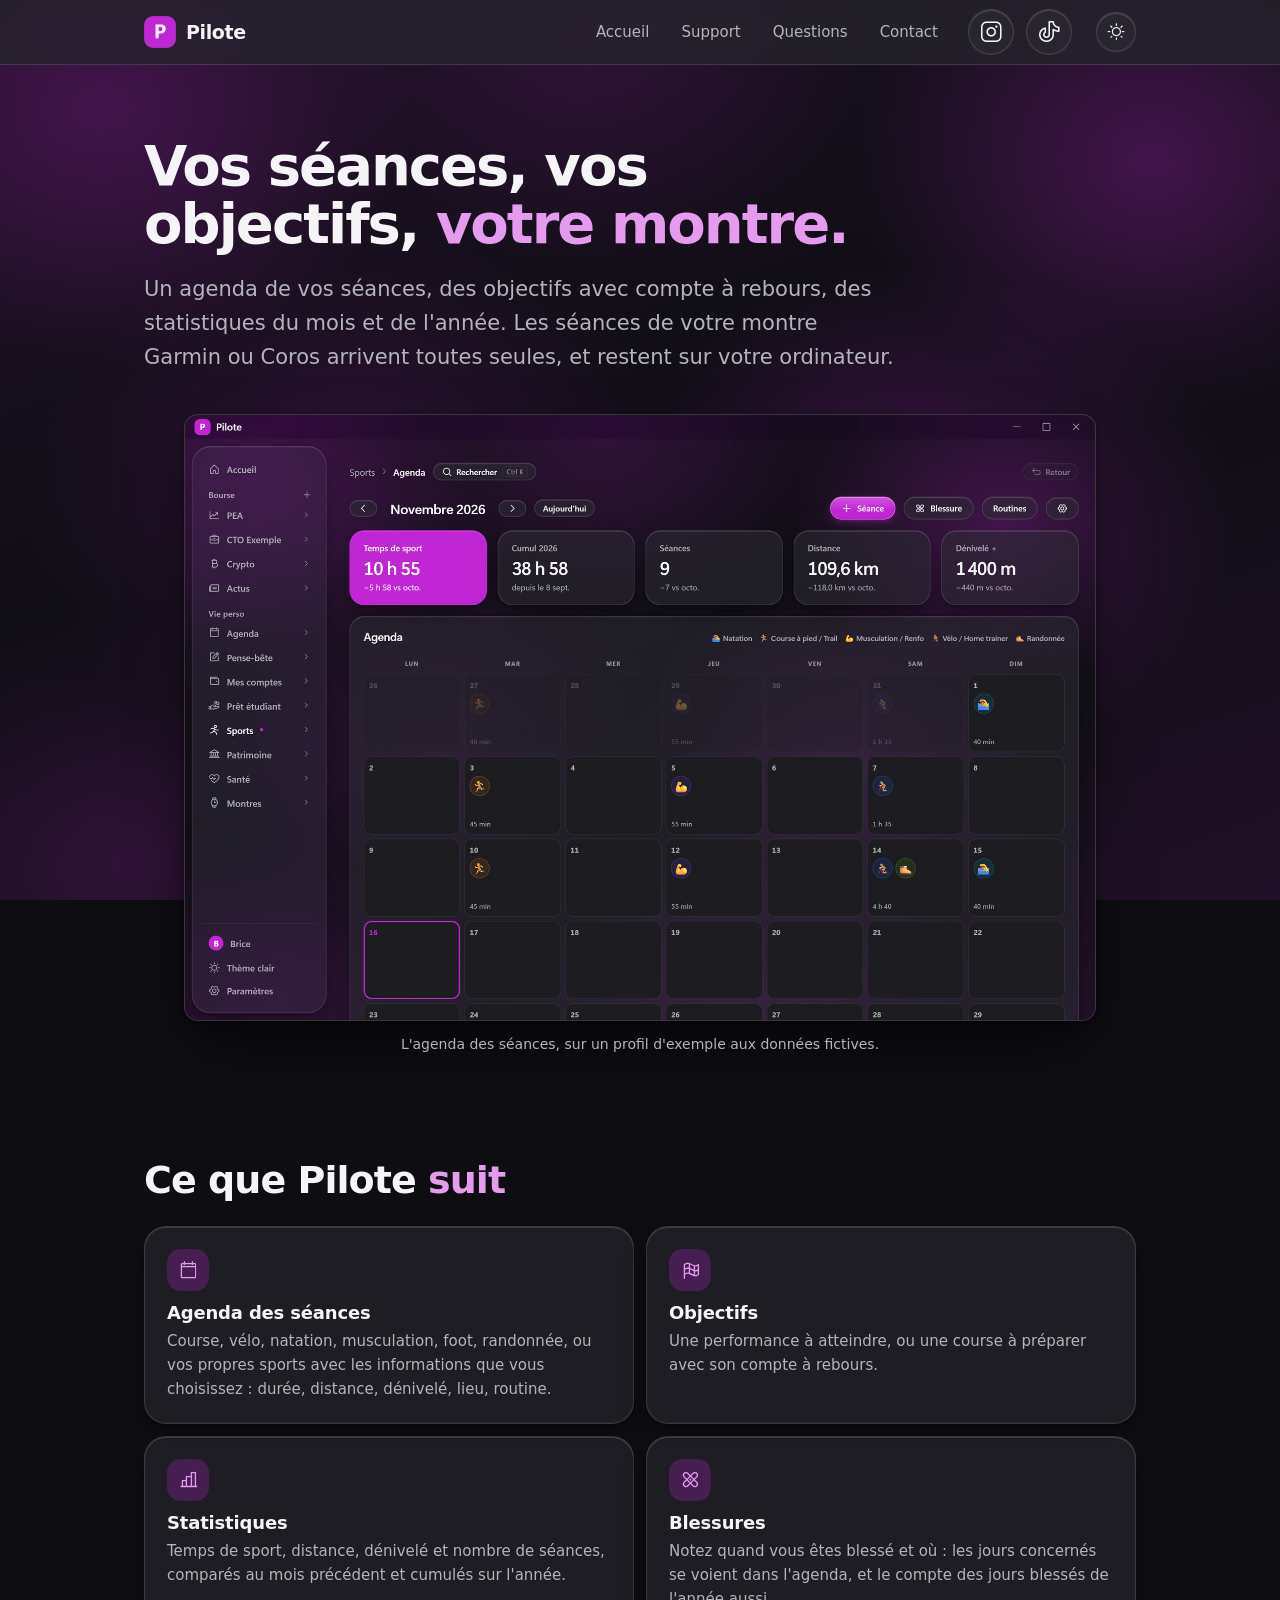
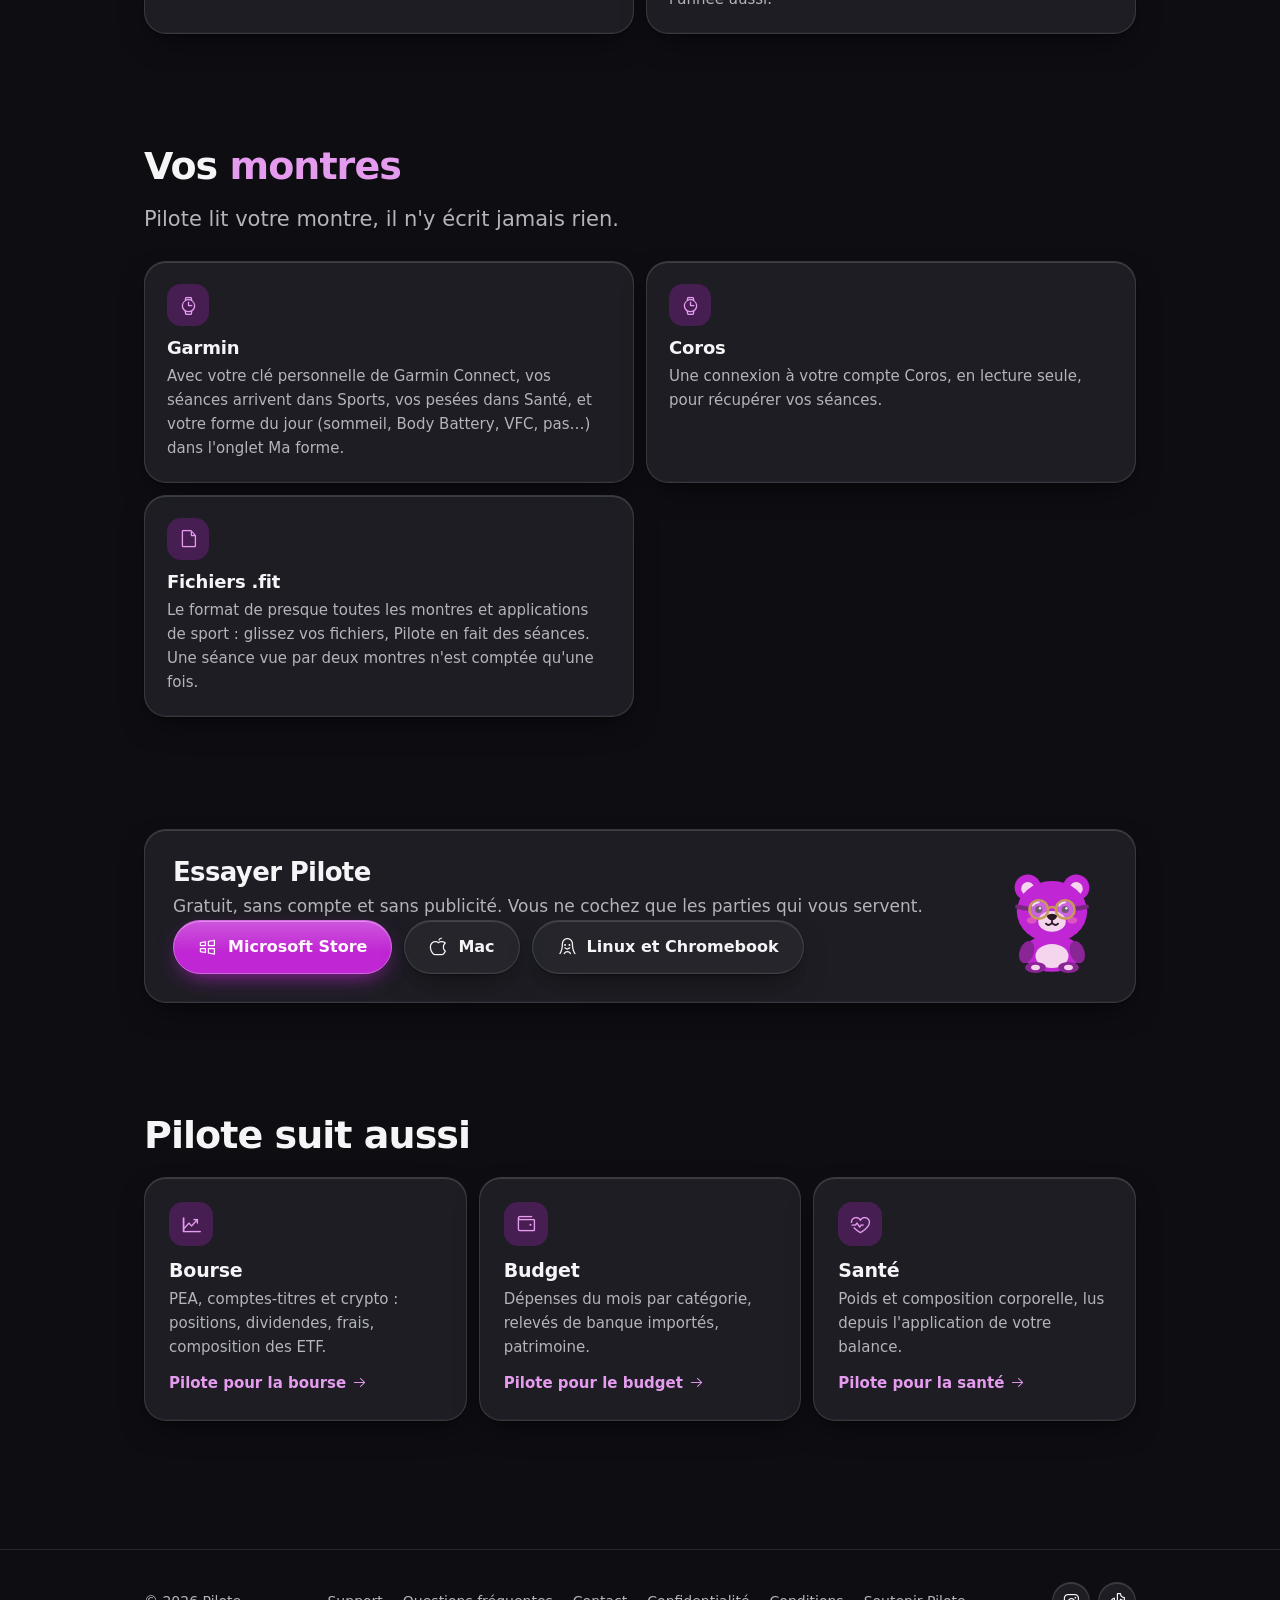
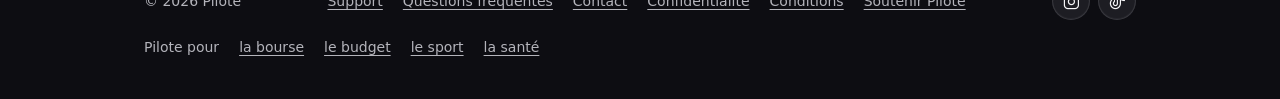
<file: sport.html>
<!DOCTYPE html>
<html lang="fr" data-theme="dark">
<head>
<meta charset="UTF-8">
<meta name="viewport" content="width=device-width, initial-scale=1">
<title>Suivre ses séances de sport et sa montre | Pilote</title>
<meta name="description" content="Suivez vos séances de sport dans une application gratuite pour Windows, Mac et Linux : agenda, objectifs, statistiques, blessures, et lecture d'une montre Garmin ou Coros ou de fichiers .fit, sans envoyer vos données.">
<link rel="canonical" href="https://pilote-appli.github.io/sport.html">
<meta property="og:type" content="website">
<meta property="og:site_name" content="Pilote">
<meta property="og:locale" content="fr_FR">
<meta property="og:title" content="Suivre ses séances de sport et sa montre | Pilote">
<meta property="og:description" content="Suivez vos séances de sport dans une application gratuite pour Windows, Mac et Linux : agenda, objectifs, statistiques, blessures, et lecture d'une montre Garmin ou Coros ou de fichiers .fit, sans envoyer vos données.">
<meta property="og:url" content="https://pilote-appli.github.io/sport.html">
<meta property="og:image" content="https://pilote-appli.github.io/assets/partage.jpg">
<meta property="og:image:width" content="1200">
<meta property="og:image:height" content="630">
<meta property="og:image:alt" content="Pilote : votre argent, votre sport, votre santé, chez vous. Pilou, l'ourson de Pilote, fait coucou.">
<meta name="twitter:card" content="summary_large_image">
<meta name="theme-color" content="#0d0d12">
<meta name="referrer" content="strict-origin-when-cross-origin">
<meta http-equiv="Content-Security-Policy" content="default-src 'self'; img-src 'self' data:; style-src 'self'; script-src 'self'; font-src 'self'; base-uri 'self'; form-action 'none'; object-src 'none'">
<link rel="icon" href="assets/icone.png" type="image/png">
<link rel="stylesheet" href="assets/style.css">
<link rel="stylesheet" href="assets/phosphor/phosphor.css">
<script src="assets/theme.js"></script>
</head>
<body>
<a class="evite" href="#contenu">Aller au contenu</a>
<header class="entete">
  <div class="wrap">
    <a class="marque" href="./"><img src="assets/icone.png" alt="" width="32" height="32">Pilote</a>
    <nav class="nav" aria-label="Pages du site">
      <a href="./">Accueil</a>
      <a href="support.html">Support</a>
      <a href="faq.html">Questions</a>
      <a href="contact.html">Contact</a>
    </nav>
    <div class="entete-reseaux">
      <a href="https://www.instagram.com/pilote.appli/" aria-label="Pilote sur Instagram" title="Instagram"><i class="ph ph-instagram-logo" aria-hidden="true"></i></a>
      <a href="https://www.tiktok.com/@pilote.appli" aria-label="Pilote sur TikTok" title="TikTok"><i class="ph ph-tiktok-logo" aria-hidden="true"></i></a>
    </div>
    <button class="theme-btn" type="button" aria-label="Changer de thème"><i class="ph ph-sun" aria-hidden="true"></i><i class="ph ph-moon" aria-hidden="true"></i></button>
  </div>
</header>

<main id="contenu">
  <section class="usage-hero">
    <div class="wrap">
      <h1 class="monte d1">Vos séances, vos objectifs, <em>votre montre.</em></h1>
      <p class="chapo monte d2">Un agenda de vos séances, des objectifs avec compte à rebours, des statistiques du mois et de l'année. Les séances de votre montre Garmin ou Coros arrivent toutes seules, et restent sur votre ordinateur.</p>
      <figure class="usage-ecran">
        <div class="fenetre-app">
          <img class="si-sombre" src="assets/ecrans/sport-sombre.jpg" width="900" height="598" alt="Pilote, thème sombre : agenda de Sports, avec le temps de sport du mois, la distance, le dénivelé et les séances jour par jour.">
          <img class="si-clair" src="assets/ecrans/sport-clair.jpg" width="900" height="598" loading="lazy" alt="Pilote, thème clair : agenda de Sports, avec le temps de sport du mois, la distance, le dénivelé et les séances jour par jour.">
        </div>
        <figcaption class="legende-ecran">L'agenda des séances, sur un profil d'exemple aux données fictives.</figcaption>
      </figure>
    </div>
  </section>

  <section class="section">
    <div class="wrap">
      <h2>Ce que Pilote <em>suit</em></h2>
      <div class="points">
        <div class="point"><span class="ico"><i class="ph ph-calendar-blank" aria-hidden="true"></i></span><h3>Agenda des séances</h3><p>Course, vélo, natation, musculation, foot, randonnée, ou vos propres sports avec les informations que vous choisissez&nbsp;: durée, distance, dénivelé, lieu, routine.</p></div>
        <div class="point"><span class="ico"><i class="ph ph-flag-checkered" aria-hidden="true"></i></span><h3>Objectifs</h3><p>Une performance à atteindre, ou une course à préparer avec son compte à rebours.</p></div>
        <div class="point"><span class="ico"><i class="ph ph-chart-bar" aria-hidden="true"></i></span><h3>Statistiques</h3><p>Temps de sport, distance, dénivelé et nombre de séances, comparés au mois précédent et cumulés sur l'année.</p></div>
        <div class="point"><span class="ico"><i class="ph ph-bandaids" aria-hidden="true"></i></span><h3>Blessures</h3><p>Notez quand vous êtes blessé et où&nbsp;: les jours concernés se voient dans l'agenda, et le compte des jours blessés de l'année aussi.</p></div>
      </div>
    </div>
  </section>

  <section class="section">
    <div class="wrap">
      <h2>Vos <em>montres</em></h2>
      <p class="chapo">Pilote lit votre montre, il n'y écrit jamais rien.</p>
      <div class="points">
        <div class="point"><span class="ico"><i class="ph ph-watch" aria-hidden="true"></i></span><h3>Garmin</h3><p>Avec votre clé personnelle de Garmin Connect, vos séances arrivent dans Sports, vos pesées dans Santé, et votre forme du jour (sommeil, Body Battery, VFC, pas…) dans l'onglet Ma forme.</p></div>
        <div class="point"><span class="ico"><i class="ph ph-watch" aria-hidden="true"></i></span><h3>Coros</h3><p>Une connexion à votre compte Coros, en lecture seule, pour récupérer vos séances.</p></div>
        <div class="point"><span class="ico"><i class="ph ph-file" aria-hidden="true"></i></span><h3>Fichiers .fit</h3><p>Le format de presque toutes les montres et applications de sport&nbsp;: glissez vos fichiers, Pilote en fait des séances. Une séance vue par deux montres n'est comptée qu'une fois.</p></div>
      </div>
    </div>
  </section>

  <section class="section">
    <div class="wrap">
      <div class="appel">
        <div>
          <h2>Essayer Pilote</h2>
          <p>Gratuit, sans compte et sans publicité. Vous ne cochez que les parties qui vous servent.</p>
          <div class="boutons mt16">
            <a class="btn btn-plein" href="https://apps.microsoft.com/detail/9NLZ93TP5HD3"><i class="ph ph-windows-logo" aria-hidden="true"></i>Microsoft Store</a>
            <a class="btn btn-trait" href="mac.html"><i class="ph ph-apple-logo" aria-hidden="true"></i>Mac</a>
            <a class="btn btn-trait" href="linux.html"><i class="ph ph-linux-logo" aria-hidden="true"></i>Linux et Chromebook</a>
          </div>
        </div>
        <img src="assets/pilou/pilou-content.svg" width="200" height="212" alt="">
      </div>
    </div>
  </section>

  <section class="section">
    <div class="wrap">
      <h2>Pilote suit aussi</h2>
      <div class="autres-usages">
        <a class="carte" href="bourse.html"><i class="ph ph-chart-line-up" aria-hidden="true"></i><h3>Bourse</h3><p>PEA, comptes-titres et crypto&nbsp;: positions, dividendes, frais, composition des ETF.</p><span class="suite">Pilote pour la bourse <i class="ph ph-arrow-right" aria-hidden="true"></i></span></a>
        <a class="carte" href="budget.html"><i class="ph ph-wallet" aria-hidden="true"></i><h3>Budget</h3><p>Dépenses du mois par catégorie, relevés de banque importés, patrimoine.</p><span class="suite">Pilote pour le budget <i class="ph ph-arrow-right" aria-hidden="true"></i></span></a>
        <a class="carte" href="sante.html"><i class="ph ph-heartbeat" aria-hidden="true"></i><h3>Santé</h3><p>Poids et composition corporelle, lus depuis l'application de votre balance.</p><span class="suite">Pilote pour la santé <i class="ph ph-arrow-right" aria-hidden="true"></i></span></a>
      </div>
    </div>
  </section>
</main>

<footer class="pied">
  <div class="wrap">
    <span>© 2026 Pilote</span>
    <nav aria-label="Liens du pied de page">
      <a href="support.html">Support</a>
      <a href="faq.html">Questions fréquentes</a>
      <a href="contact.html">Contact</a>
      <a href="confidentialite.html">Confidentialité</a>
      <a href="conditions.html">Conditions</a>
      <a href="https://ko-fi.com/pilote">Soutenir Pilote</a>
    </nav>
    <div class="pied-reseaux">
      <a href="https://www.instagram.com/pilote.appli/" aria-label="Pilote sur Instagram" title="Instagram"><i class="ph ph-instagram-logo" aria-hidden="true"></i></a>
      <a href="https://www.tiktok.com/@pilote.appli" aria-label="Pilote sur TikTok" title="TikTok"><i class="ph ph-tiktok-logo" aria-hidden="true"></i></a>
    </div>
    <div class="pied-usages"><span>Pilote pour</span><a href="bourse.html">la bourse</a><a href="budget.html">le budget</a><a href="sport.html">le sport</a><a href="sante.html">la santé</a></div>
  </div>
</footer>
</body>
</html>
</file>
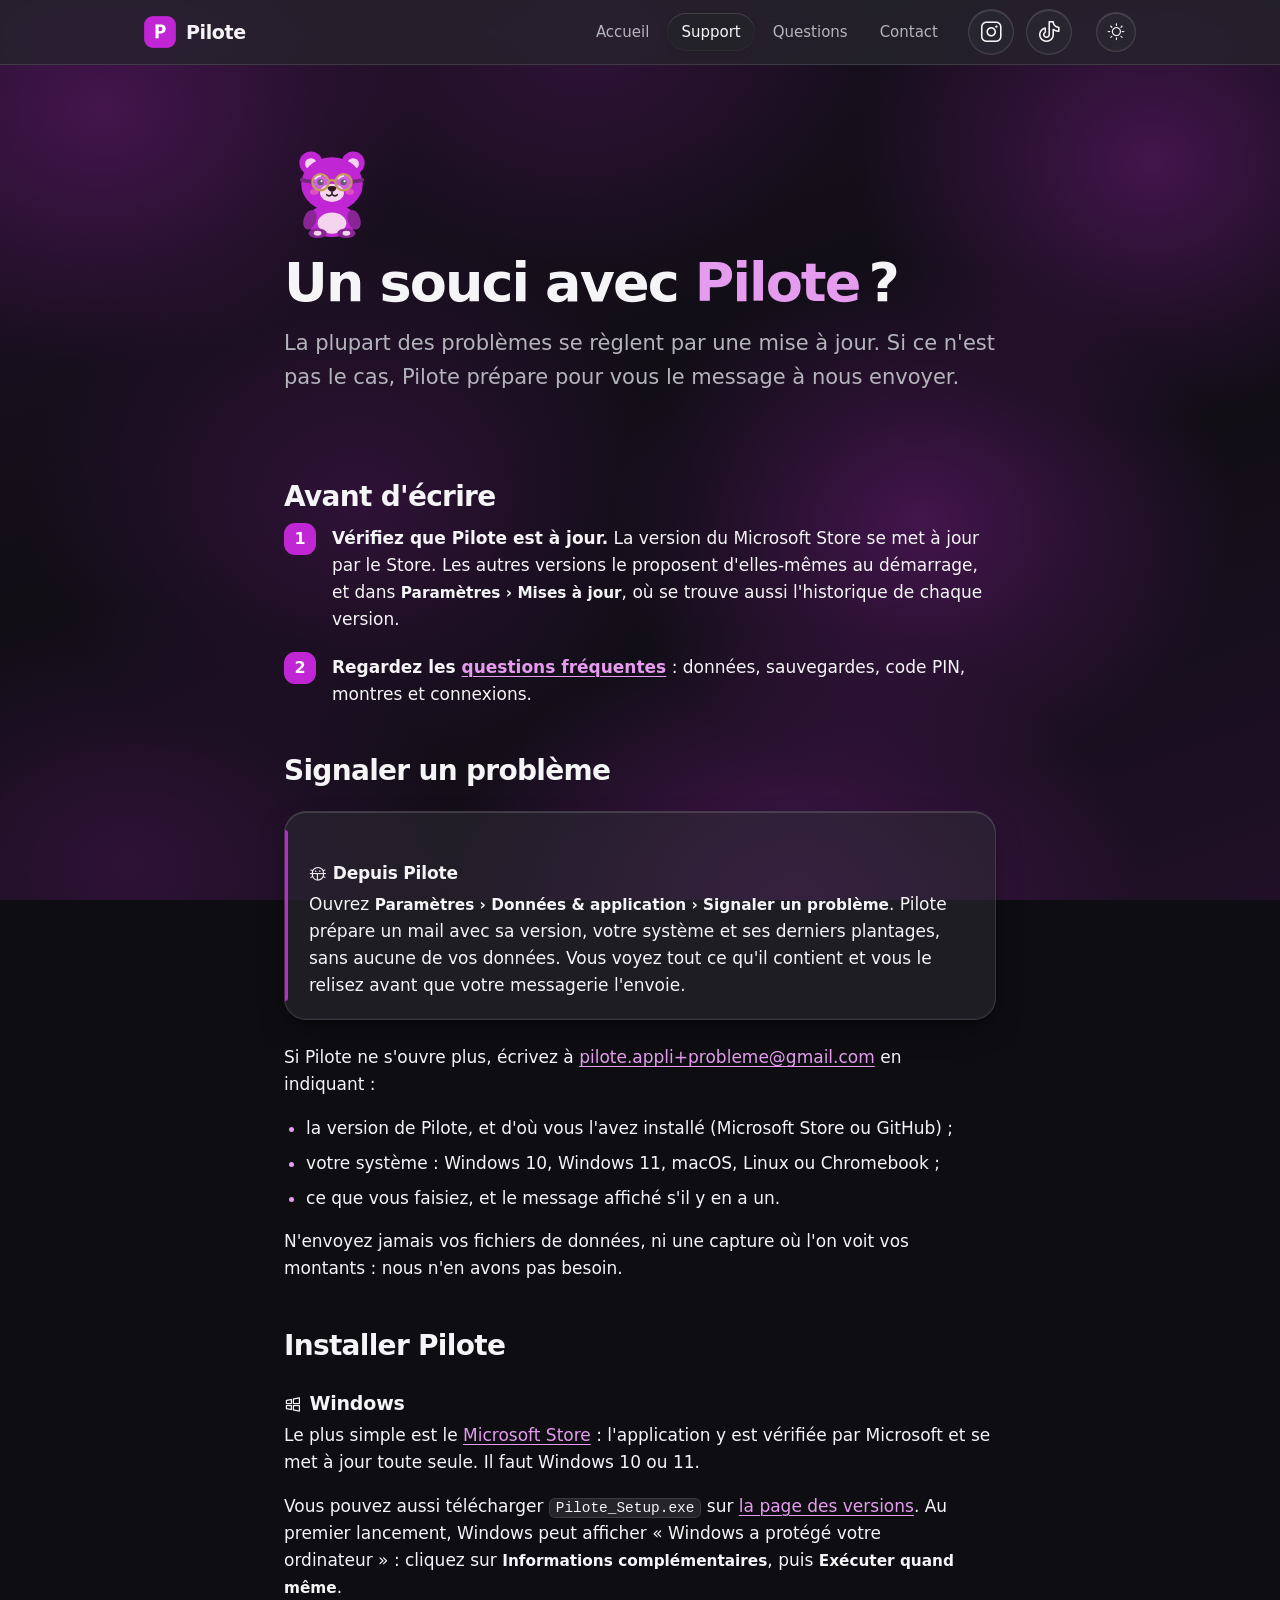
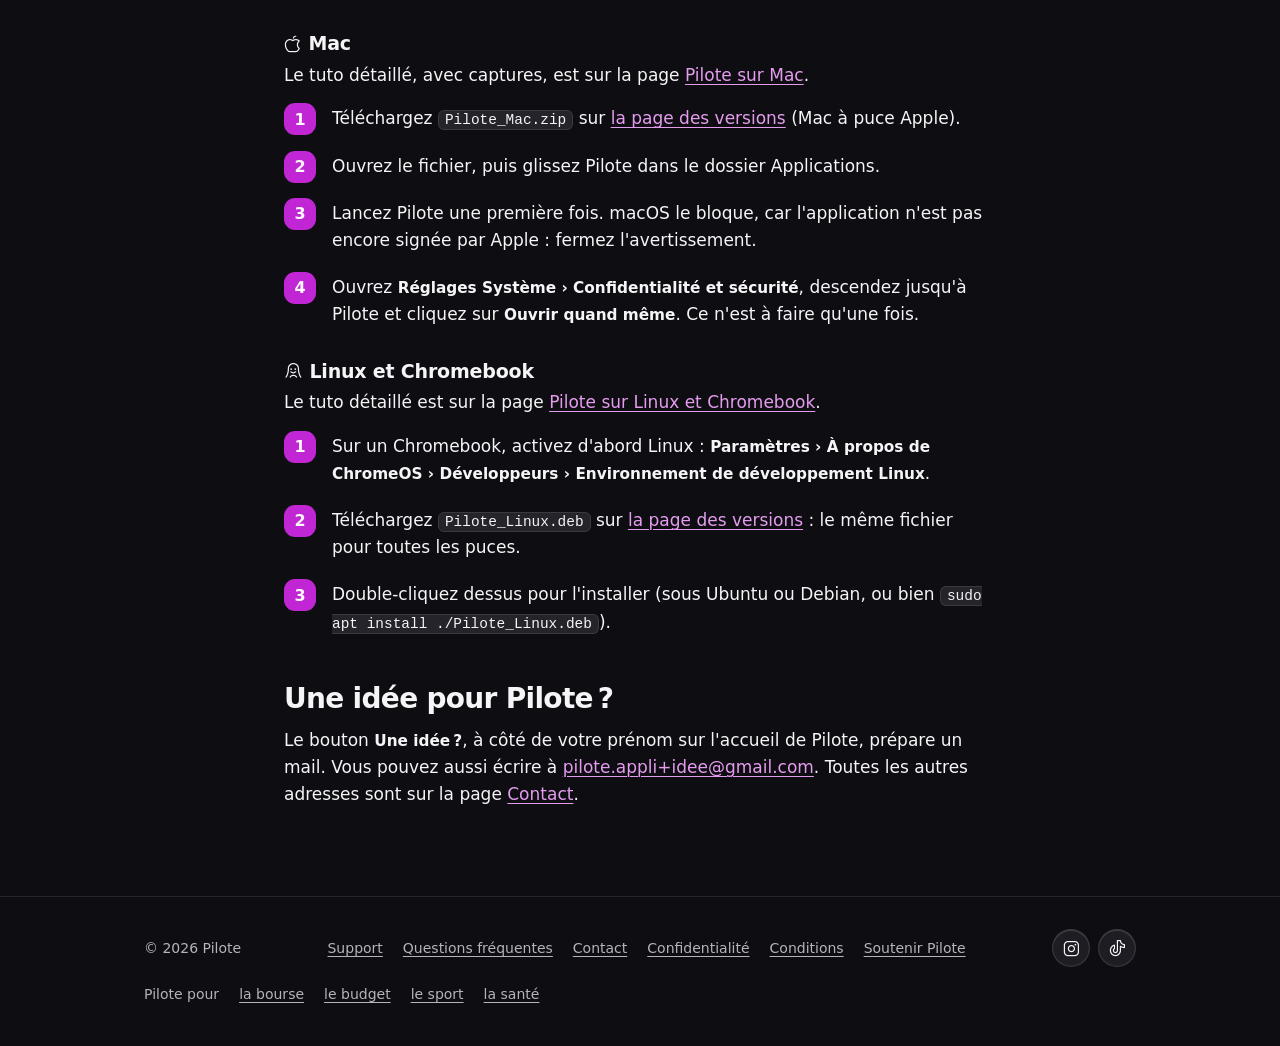
<file: support.html>
<!DOCTYPE html>
<html lang="fr" data-theme="dark">
<head>
<meta charset="UTF-8">
<meta name="viewport" content="width=device-width, initial-scale=1">
<title>Support de Pilote</title>
<meta name="description" content="Installer Pilote sur Windows, Mac, Linux ou Chromebook, le mettre à jour et signaler un problème.">
<link rel="canonical" href="https://pilote-appli.github.io/support.html">
<meta property="og:type" content="website">
<meta property="og:site_name" content="Pilote">
<meta property="og:locale" content="fr_FR">
<meta property="og:title" content="Support de Pilote">
<meta property="og:description" content="Installer Pilote sur Windows, Mac, Linux ou Chromebook, le mettre à jour et signaler un problème.">
<meta property="og:url" content="https://pilote-appli.github.io/support.html">
<meta property="og:image" content="https://pilote-appli.github.io/assets/partage.jpg">
<meta property="og:image:width" content="1200">
<meta property="og:image:height" content="630">
<meta property="og:image:alt" content="Pilote : votre argent, votre sport, votre santé, chez vous. Pilou, l'ourson de Pilote, fait coucou.">
<meta name="twitter:card" content="summary_large_image">
<meta name="theme-color" content="#0d0d12">
<meta name="referrer" content="strict-origin-when-cross-origin">
<meta http-equiv="Content-Security-Policy" content="default-src 'self'; img-src 'self' data:; style-src 'self'; script-src 'self'; font-src 'self'; base-uri 'self'; form-action 'none'; object-src 'none'">
<link rel="icon" href="assets/icone.png" type="image/png">
<link rel="stylesheet" href="assets/style.css">
<link rel="stylesheet" href="assets/phosphor/phosphor.css">
<script src="assets/theme.js"></script>
</head>
<body>
<a class="evite" href="#contenu">Aller au contenu</a>
<header class="entete">
  <div class="wrap">
    <a class="marque" href="./"><img src="assets/icone.png" alt="" width="32" height="32">Pilote</a>
    <nav class="nav" aria-label="Pages du site">
      <a href="./">Accueil</a>
      <a href="support.html" aria-current="page">Support</a>
      <a href="faq.html">Questions</a>
      <a href="contact.html">Contact</a>
    </nav>
    <div class="entete-reseaux">
      <a href="https://www.instagram.com/pilote.appli/" aria-label="Pilote sur Instagram" title="Instagram"><i class="ph ph-instagram-logo" aria-hidden="true"></i></a>
      <a href="https://www.tiktok.com/@pilote.appli" aria-label="Pilote sur TikTok" title="TikTok"><i class="ph ph-tiktok-logo" aria-hidden="true"></i></a>
    </div>
    <button class="theme-btn" type="button" aria-label="Changer de thème"><i class="ph ph-sun" aria-hidden="true"></i><i class="ph ph-moon" aria-hidden="true"></i></button>
  </div>
</header>

<main id="contenu">
  <section class="page-titre">
    <div class="wrap etroit">
      <img class="pilou-titre" src="assets/pilou/pilou-content.svg" width="200" height="212" alt="">
      <h1>Un souci avec <em>Pilote</em>&#8239;?</h1>
      <p class="chapo">La plupart des problèmes se règlent par une mise à jour. Si ce n'est pas le cas, Pilote prépare pour vous le message à nous envoyer.</p>
    </div>
  </section>

  <div class="wrap etroit texte">
    <h2>Avant d'écrire</h2>
    <ol class="etapes">
      <li><strong>Vérifiez que Pilote est à jour.</strong> La version du Microsoft Store se met à jour par le Store. Les autres versions le proposent d'elles-mêmes au démarrage, et dans <kbd>Paramètres › Mises à jour</kbd>, où se trouve aussi l'historique de chaque version.</li>
      <li><strong>Regardez les <a href="faq.html">questions fréquentes</a></strong>&nbsp;: données, sauvegardes, code PIN, montres et connexions.</li>
    </ol>

    <h2>Signaler un problème</h2>
    <div class="encadre">
      <h3><i class="ph ph-bug" aria-hidden="true"></i> Depuis Pilote</h3>
      <p>Ouvrez <kbd>Paramètres › Données &amp; application › Signaler un problème</kbd>. Pilote prépare un mail avec sa version, votre système et ses derniers plantages, sans aucune de vos données. Vous voyez tout ce qu'il contient et vous le relisez avant que votre messagerie l'envoie.</p>
    </div>
    <p>Si Pilote ne s'ouvre plus, écrivez à <a href="mailto:pilote.appli+probleme@gmail.com">pilote.appli+probleme@gmail.com</a> en indiquant&nbsp;:</p>
    <ul>
      <li>la version de Pilote, et d'où vous l'avez installé (Microsoft Store ou GitHub)&nbsp;;</li>
      <li>votre système&nbsp;: Windows 10, Windows 11, macOS, Linux ou Chromebook&nbsp;;</li>
      <li>ce que vous faisiez, et le message affiché s'il y en a un.</li>
    </ul>
    <p>N'envoyez jamais vos fichiers de données, ni une capture où l'on voit vos montants&nbsp;: nous n'en avons pas besoin.</p>

    <h2>Installer Pilote</h2>
    <h3><i class="ph ph-windows-logo" aria-hidden="true"></i> Windows</h3>
    <p>Le plus simple est le <a href="https://apps.microsoft.com/detail/9NLZ93TP5HD3">Microsoft Store</a>&nbsp;: l'application y est vérifiée par Microsoft et se met à jour toute seule. Il faut Windows 10 ou 11.</p>
    <p>Vous pouvez aussi télécharger <code>Pilote_Setup.exe</code> sur <a href="https://github.com/pilote-appli/pilote/releases/latest">la page des versions</a>. Au premier lancement, Windows peut afficher «&nbsp;Windows a protégé votre ordinateur&nbsp;»&nbsp;: cliquez sur <kbd>Informations complémentaires</kbd>, puis <kbd>Exécuter quand même</kbd>.</p>

    <h3><i class="ph ph-apple-logo" aria-hidden="true"></i> Mac</h3>
    <p>Le tuto détaillé, avec captures, est sur la page <a href="mac.html">Pilote sur Mac</a>.</p>
    <ol class="etapes">
      <li>Téléchargez <code>Pilote_Mac.zip</code> sur <a href="https://github.com/pilote-appli/pilote/releases/latest">la page des versions</a> (Mac à puce Apple).</li>
      <li>Ouvrez le fichier, puis glissez Pilote dans le dossier Applications.</li>
      <li>Lancez Pilote une première fois. macOS le bloque, car l'application n'est pas encore signée par Apple&nbsp;: fermez l'avertissement.</li>
      <li>Ouvrez <kbd>Réglages Système › Confidentialité et sécurité</kbd>, descendez jusqu'à Pilote et cliquez sur <kbd>Ouvrir quand même</kbd>. Ce n'est à faire qu'une fois.</li>
    </ol>

    <h3><i class="ph ph-linux-logo" aria-hidden="true"></i> Linux et Chromebook</h3>
    <p>Le tuto détaillé est sur la page <a href="linux.html">Pilote sur Linux et Chromebook</a>.</p>
    <ol class="etapes">
      <li>Sur un Chromebook, activez d'abord Linux&nbsp;: <kbd>Paramètres › À propos de ChromeOS › Développeurs › Environnement de développement Linux</kbd>.</li>
      <li>Téléchargez <code>Pilote_Linux.deb</code> sur <a href="https://github.com/pilote-appli/pilote/releases/latest">la page des versions</a>&nbsp;: le même fichier pour toutes les puces.</li>
      <li>Double-cliquez dessus pour l'installer (sous Ubuntu ou Debian, ou bien <code>sudo apt install ./Pilote_Linux.deb</code>).</li>
    </ol>

    <h2>Une idée pour Pilote&#8239;?</h2>
    <p>Le bouton <kbd>Une idée&#8239;?</kbd>, à côté de votre prénom sur l'accueil de Pilote, prépare un mail. Vous pouvez aussi écrire à <a href="mailto:pilote.appli+idee@gmail.com">pilote.appli+idee@gmail.com</a>. Toutes les autres adresses sont sur la page <a href="contact.html">Contact</a>.</p>
  </div>
</main>

<footer class="pied">
  <div class="wrap">
    <span>© 2026 Pilote</span>
    <nav aria-label="Liens du pied de page">
      <a href="support.html">Support</a>
      <a href="faq.html">Questions fréquentes</a>
      <a href="contact.html">Contact</a>
      <a href="confidentialite.html">Confidentialité</a>
      <a href="conditions.html">Conditions</a>
      <a href="https://ko-fi.com/pilote">Soutenir Pilote</a>
    </nav>
    <div class="pied-reseaux">
      <a href="https://www.instagram.com/pilote.appli/" aria-label="Pilote sur Instagram" title="Instagram"><i class="ph ph-instagram-logo" aria-hidden="true"></i></a>
      <a href="https://www.tiktok.com/@pilote.appli" aria-label="Pilote sur TikTok" title="TikTok"><i class="ph ph-tiktok-logo" aria-hidden="true"></i></a>
    </div>
    <div class="pied-usages"><span>Pilote pour</span><a href="bourse.html">la bourse</a><a href="budget.html">le budget</a><a href="sport.html">le sport</a><a href="sante.html">la santé</a></div>
  </div>
</footer>
</body>
</html>
</file>
<file: assets/style.css>
/* Site de Pilote : style « Verre » de l'application (comme Pilote depuis la
   4.4.56) : fond de taches à la couleur d'accent fuchsia #c026d3, surfaces
   translucides avec un liseré de lumière, grands arrondis, pilules, police du
   système (Segoe UI Variable sous Windows, SF Pro sur Mac). Icônes servies par
   le site lui-même : aucune requête vers un autre serveur, comme l'application.

   Carte graphique modeste : les cartes qui défilent n'ont PAS de flou
   (backdrop-filter). Le fond est déjà un dégradé flou, un fond translucide
   suffit. Le vrai flou est réservé à l'en-tête, qui reste fixe. */

/* Thème sombre par défaut, clair au choix (bouton en haut à droite). */
:root, :root[data-theme="dark"] {
  --police: -apple-system, BlinkMacSystemFont, "Segoe UI Variable Text", "Segoe UI", system-ui, sans-serif;
  --titre: -apple-system, BlinkMacSystemFont, "Segoe UI Variable Display", "Segoe UI", system-ui, sans-serif;
  --mono: ui-monospace, "Cascadia Mono", Consolas, monospace;
  --rad: 12px; --radl: 22px; --radxl: 28px;
  --ease: cubic-bezier(.2, .7, .2, 1);
  --ease-spring: cubic-bezier(.34, 1.4, .64, 1);
  --accent: #c026d3;
  --on-accent: #fff8fc;

  --bg: #0d0d12;
  --bg2: #1c1c21;
  --bg3: rgba(118, 118, 128, .22);
  --brd: rgba(255, 255, 255, .10);
  --brd2: rgba(255, 255, 255, .16);
  --txt: #f5f5f7;
  --txt2: #b4b4bb;
  --accent-text: #e59cee;
  --accent-soft: rgba(192, 38, 211, .26);
  --verre: rgba(44, 44, 52, .52);
  --verre-fort: rgba(36, 36, 42, .82);
  --verre-brd: rgba(255, 255, 255, .12);
  --verre-lum: inset 0 1px 0 rgba(255, 255, 255, .14), inset 0 -1px 0 rgba(255, 255, 255, .04);
  --sh: 0 1px 2px rgba(0, 0, 0, .30), 0 12px 32px -12px rgba(0, 0, 0, .60);
  --sh-md: 0 2px 6px rgba(0, 0, 0, .40), 0 26px 54px -18px rgba(0, 0, 0, .75);
  --fond-1: color-mix(in srgb, var(--accent) 30%, var(--bg));
  --fond-2: color-mix(in srgb, var(--accent) 19%, var(--bg));
  --fond-3: color-mix(in srgb, var(--accent) 11%, var(--bg));
  color-scheme: dark;
}
:root[data-theme="light"] {
  --bg: #eceef3;
  --bg2: #fbfbfd;
  --bg3: rgba(118, 118, 128, .12);
  --brd: rgba(0, 0, 0, .08);
  --brd2: rgba(0, 0, 0, .14);
  --txt: #1d1d1f;
  --txt2: #55555c;
  --accent-text: #901c9e;
  --accent-soft: rgba(192, 38, 211, .14);
  --verre: rgba(255, 255, 255, .58);
  --verre-fort: rgba(250, 250, 253, .80);
  --verre-brd: rgba(255, 255, 255, .70);
  --verre-lum: inset 0 1px 0 rgba(255, 255, 255, .90), inset 0 -1px 0 rgba(255, 255, 255, .25);
  --sh: 0 1px 2px rgba(0, 0, 0, .04), 0 10px 30px -12px rgba(30, 30, 60, .18);
  --sh-md: 0 2px 6px rgba(0, 0, 0, .06), 0 24px 50px -18px rgba(30, 30, 60, .30);
  --fond-1: color-mix(in srgb, var(--accent) 34%, var(--bg));
  --fond-2: color-mix(in srgb, var(--accent) 22%, var(--bg));
  --fond-3: color-mix(in srgb, var(--accent) 13%, var(--bg));
  color-scheme: light;
}

*, *::before, *::after { box-sizing: border-box; }
html { -webkit-text-size-adjust: 100%; scroll-padding-top: 80px; }
body {
  margin: 0;
  font-family: var(--police);
  font-size: 17px;
  line-height: 1.6;
  color: var(--txt);
  background: var(--bg);
  min-height: 100vh;
  display: flex;
  flex-direction: column;
  overflow-x: hidden;
}
/* Le fond Verre : un voile de l'accent et sept taches douces, fixes, derrière tout */
body::before {
  content: ""; position: fixed; inset: 0; z-index: -1; pointer-events: none;
  background:
    radial-gradient(34% 40% at 8% 12%,  var(--fond-1), transparent 72%),
    radial-gradient(30% 36% at 46% 4%,  var(--fond-2), transparent 72%),
    radial-gradient(32% 40% at 90% 18%, var(--fond-1), transparent 72%),
    radial-gradient(36% 42% at 28% 56%, var(--fond-2), transparent 72%),
    radial-gradient(34% 40% at 72% 58%, var(--fond-1), transparent 72%),
    radial-gradient(36% 40% at 10% 96%, var(--fond-2), transparent 72%),
    radial-gradient(38% 42% at 62% 100%, var(--fond-1), transparent 72%),
    linear-gradient(160deg, var(--fond-3), var(--bg) 55%, var(--fond-3));
}
main { flex: 1; }
::selection { background: var(--accent-soft); }
a { color: var(--accent-text); text-underline-offset: 3px; text-decoration-thickness: 1px; }
a:hover { text-decoration-thickness: 2px; }
:focus-visible { outline: 2px solid var(--accent-text); outline-offset: 3px; border-radius: 8px; }
.ph { vertical-align: -0.125em; }
img { max-width: 100%; height: auto; }

.evite { position: absolute; left: -9999px; top: 8px; z-index: 100; background: var(--accent); color: var(--on-accent); padding: 8px 16px; border-radius: 999px; }
.evite:focus { left: 16px; }

.wrap { width: 100%; max-width: 1040px; margin: 0 auto; padding: 0 24px; }
.wrap.etroit { max-width: 760px; }

/* Surface de verre, réutilisable */
.verre { background: var(--verre); border: 1px solid var(--verre-brd); border-radius: var(--radxl); box-shadow: var(--verre-lum), var(--sh); }

/* — En-tête : verre flouté (surface fixe, le flou y est permis) — */
.entete {
  position: sticky; top: 0; z-index: 50;
  background: var(--verre-fort);
  -webkit-backdrop-filter: blur(28px) saturate(180%); backdrop-filter: blur(28px) saturate(180%);
  border-bottom: 1px solid var(--verre-brd);
}
.entete .wrap { display: flex; align-items: center; gap: 16px; height: 64px; }
.marque { display: flex; align-items: center; gap: 10px; color: var(--txt); text-decoration: none; font-family: var(--titre); font-size: 19px; font-weight: 700; letter-spacing: -.02em; }
.marque img { width: 32px; height: 32px; border-radius: 9px; }
.nav { display: flex; gap: 4px; margin-left: auto; }
.nav a { color: var(--txt2); text-decoration: none; font-size: 15px; font-weight: 500; padding: 7px 14px; border-radius: 999px; transition: color .2s var(--ease), background-color .2s var(--ease); }
.nav a:hover { color: var(--txt); background: var(--bg3); }
.nav a[aria-current="page"] { color: var(--txt); background: var(--verre-fort); box-shadow: var(--verre-lum), 0 2px 8px -2px rgba(0, 0, 0, .18); }
.theme-btn { flex: none; width: 40px; height: 40px; border-radius: 999px; border: 1px solid var(--verre-brd); background: var(--verre); box-shadow: var(--verre-lum); color: var(--txt); font-size: 18px; cursor: pointer; display: grid; place-items: center; transition: background-color .2s var(--ease); }
.theme-btn:hover { background: var(--verre-fort); }
/* Instagram et TikTok, à côté du bouton de thème : visibles dès l'arrivée */
.entete-reseaux { display: flex; gap: 12px; flex: none; margin-right: 8px; }
.entete-reseaux a { display: grid; place-items: center; width: 46px; height: 46px; border-radius: 999px; border: 1px solid var(--verre-brd); background: var(--verre); box-shadow: var(--verre-lum); color: var(--txt); font-size: 25px; text-decoration: none; transition: background-color .2s var(--ease), color .2s var(--ease); }
.entete-reseaux a:hover { background: var(--verre-fort); color: var(--accent-text); }
:root[data-theme="light"] .theme-btn .ph-sun, :root:not([data-theme="light"]) .theme-btn .ph-moon { display: none; }

/* — Titres et texte : police du système, serrée — */
h1, h2, h3 { font-family: var(--titre); font-weight: 700; line-height: 1.1; margin: 0; text-wrap: balance; }
h1 { font-size: clamp(40px, 6.5vw, 64px); letter-spacing: -.035em; line-height: 1.04; }
h1 em, h2 em { font-style: normal; color: var(--accent-text); }
h2 { font-size: clamp(28px, 4vw, 38px); letter-spacing: -.025em; margin-bottom: 16px; }
h3 { font-size: 19px; letter-spacing: -.01em; margin-bottom: 6px; }
p { margin: 0 0 16px; }
.chapo { font-size: clamp(18px, 2.2vw, 21px); color: var(--txt2); max-width: 36em; }
.petit { font-size: 15px; color: var(--txt2); }
.texte p, .texte li { hyphens: auto; }
.texte h2 { font-size: 28px; margin: 48px 0 12px; }
.texte h3 { margin: 32px 0 8px; }
.texte ul, .texte ol { padding-left: 1.3em; margin: 0 0 16px; }
.texte li { margin-bottom: 8px; }
.texte li::marker { color: var(--accent-text); }
code, .chemin { font-family: var(--mono); font-size: .85em; background: var(--bg3); border: 1px solid var(--brd); border-radius: 6px; padding: 1px 6px; overflow-wrap: anywhere; }
kbd { font-family: inherit; font-size: .9em; font-weight: 600; }

/* — Boutons : pilules ; le principal garde l'accent, avec un reflet — */
.boutons { display: flex; flex-wrap: wrap; gap: 12px; margin-top: 32px; }
.btn { display: inline-flex; align-items: center; gap: 10px; padding: 13px 24px; border-radius: 999px; font-size: 16px; font-weight: 600; text-decoration: none; border: 1px solid transparent; transition: transform .25s var(--ease-spring), box-shadow .2s var(--ease), background-color .2s var(--ease), filter .2s var(--ease); }
.btn:active { transform: scale(.97); }
.btn-plein {
  background: linear-gradient(180deg, rgba(255, 255, 255, .22), rgba(255, 255, 255, 0) 60%), var(--accent);
  border-color: color-mix(in srgb, var(--accent) 70%, #fff); color: var(--on-accent);
  box-shadow: inset 0 1px 0 rgba(255, 255, 255, .35), 0 8px 24px -10px var(--accent);
}
.btn-plein:hover { filter: brightness(1.07); transform: translateY(-1px); }
.btn-trait, .btn-verre { color: var(--txt); background: var(--verre); border-color: var(--verre-brd); box-shadow: var(--verre-lum), var(--sh); }
.btn-trait:hover, .btn-verre:hover { background: var(--verre-fort); }
.btn .ph { font-size: 20px; }

/* — Sections — */
.hero { padding: 96px 0 72px; }
.hero h1 { max-width: 13em; margin-bottom: 24px; }
.section { padding: 56px 0; }
.page-titre { padding: 72px 0 24px; }
.page-titre h1 { font-size: clamp(36px, 6vw, 54px); margin-bottom: 16px; }

/* Les cartes : du verre sans flou */
.module, .carte, .encadre, .adresse, .engagement, .reseau {
  background: var(--verre); border: 1px solid var(--verre-brd); box-shadow: var(--verre-lum), var(--sh);
}

/* Grille des modules */
.modules { display: grid; grid-template-columns: repeat(auto-fill, minmax(230px, 1fr)); gap: 12px; margin-top: 24px; }
.module { border-radius: var(--radl); padding: 20px; }
.module .ico { display: grid; place-items: center; width: 42px; height: 42px; border-radius: 14px; background: var(--accent-soft); color: var(--accent-text); font-size: 21px; margin-bottom: 12px; }
.module h3 { font-size: 17px; margin-bottom: 4px; }
.module p { font-size: 15px; color: var(--txt2); margin: 0; }

/* Trois engagements, en grands chiffres */
.engagements { display: grid; grid-template-columns: repeat(3, 1fr); gap: 12px; margin-top: 24px; }
.engagement { border-radius: var(--radl); padding: 24px; }
.engagement .grand { font-family: var(--titre); font-weight: 700; letter-spacing: -.03em; font-size: 40px; line-height: 1; margin-bottom: 10px; color: var(--accent-text); }
.engagement p { color: var(--txt2); font-size: 15px; margin: 0; }

/* Cartes de lien (aide) */
.cartes { display: grid; grid-template-columns: repeat(3, 1fr); gap: 12px; margin-top: 24px; }
.carte { display: block; border-radius: var(--radl); padding: 24px; color: var(--txt); text-decoration: none; transition: box-shadow .2s var(--ease), transform .25s var(--ease-spring), background-color .2s var(--ease); }
.carte:hover { background: var(--verre-fort); box-shadow: var(--verre-lum), var(--sh-md); transform: translateY(-2px); }
.carte > .ph:first-child { display: grid; place-items: center; width: 44px; height: 44px; border-radius: 14px; background: var(--accent-soft); font-size: 22px; color: var(--accent-text); }
.carte h3 { margin: 14px 0 6px; font-size: 19px; }
.carte p { color: var(--txt2); font-size: 15px; margin: 0; }
.carte .suite { display: inline-flex; align-items: center; gap: 6px; margin-top: 12px; color: var(--accent-text); font-size: 15px; font-weight: 600; }

/* Encadré */
.encadre { border-radius: var(--radl); padding: 20px 24px; margin: 24px 0; position: relative; }
.encadre::before { content: ""; position: absolute; left: 0; top: 18px; bottom: 18px; width: 3px; border-radius: 0 3px 3px 0; background: var(--accent); }
.encadre p:last-child, .encadre ul:last-child, .encadre ol:last-child { margin-bottom: 0; }
.encadre h3 { font-size: 17px; }

/* Adresses (contact) */
.adresses { display: grid; gap: 12px; margin: 24px 0; }
.adresse { display: grid; grid-template-columns: 44px 1fr; gap: 4px 16px; align-items: start; border-radius: var(--radl); padding: 20px; }
.adresse .ph { grid-row: span 3; display: grid; place-items: center; width: 44px; height: 44px; border-radius: 14px; background: var(--accent-soft); color: var(--accent-text); font-size: 22px; }
.adresse h3 { font-size: 17px; margin: 0; }
.adresse p { margin: 0; color: var(--txt2); font-size: 15px; }
.adresse a { font-weight: 500; overflow-wrap: anywhere; }

/* Réseaux sociaux (contact) */
.reseaux { display: grid; grid-template-columns: repeat(2, 1fr); gap: 12px; margin: 16px 0 24px; }
.reseau { display: flex; align-items: center; gap: 14px; border-radius: var(--radl); padding: 16px 20px; color: var(--txt); text-decoration: none; transition: background-color .2s var(--ease), transform .25s var(--ease-spring); }
.reseau:hover { background: var(--verre-fort); transform: translateY(-2px); }
.reseau > .ph { display: grid; place-items: center; width: 44px; height: 44px; border-radius: 14px; background: var(--accent-soft); color: var(--accent-text); font-size: 24px; flex: none; }
.reseau b { display: block; font-weight: 600; color: var(--txt); }
.reseau span { display: block; color: var(--txt2); font-size: 15px; }

/* Questions fréquentes : chaque question est une carte de verre */
.faq-groupe { margin-top: 40px; display: grid; gap: 10px; }
.faq-groupe > h2 { font-size: 24px; margin-bottom: 6px; }
details { background: var(--verre); border: 1px solid var(--verre-brd); border-radius: var(--radl); box-shadow: var(--verre-lum), var(--sh); }
summary { list-style: none; cursor: pointer; display: flex; justify-content: space-between; align-items: center; gap: 16px; padding: 18px 22px; font-weight: 600; font-size: 17px; border-radius: var(--radl); }
summary::-webkit-details-marker { display: none; }
summary::after { content: "+"; flex: none; font-family: var(--titre); font-weight: 300; font-size: 28px; line-height: 1; color: var(--accent-text); transition: transform .25s var(--ease-spring); }
details[open] summary::after { transform: rotate(45deg); }
summary:hover { color: var(--accent-text); }
details .rep { padding: 0 22px 20px; color: var(--txt2); }
details .rep p:last-child, details .rep ol:last-child, details .rep ul:last-child { margin-bottom: 0; }
details .rep ol, details .rep ul { padding-left: 1.3em; }
details .rep li { margin-bottom: 6px; }

/* Étapes numérotées */
.etapes { counter-reset: e; list-style: none; padding: 0 !important; }
.etapes > li { counter-increment: e; position: relative; padding-left: 48px; margin-bottom: 20px !important; }
.etapes > li::before { content: counter(e); position: absolute; left: 0; top: -2px; width: 32px; height: 32px; border-radius: 11px; background: var(--accent); color: var(--on-accent); display: grid; place-items: center; font-size: 16px; font-weight: 700; }

/* — Pied de page — */
.pied { border-top: 1px solid var(--brd); padding: 32px 0 40px; margin-top: 72px; font-size: 14px; color: var(--txt2); }
.pied .wrap { display: flex; flex-wrap: wrap; gap: 12px 32px; justify-content: space-between; align-items: center; }
.pied nav { display: flex; flex-wrap: wrap; gap: 8px 20px; }
.pied a { color: var(--txt2); }
.pied a:hover { color: var(--txt); }
.pied-reseaux { display: flex; gap: 8px; }
.pied .pied-reseaux a { display: grid; place-items: center; width: 38px; height: 38px; border-radius: 999px; background: var(--verre); border: 1px solid var(--verre-brd); box-shadow: var(--verre-lum); color: var(--txt); font-size: 19px; text-decoration: none; transition: background-color .2s var(--ease), color .2s var(--ease); }
.pied .pied-reseaux a:hover { background: var(--verre-fort); color: var(--accent-text); }

/* Apparition douce de l'accueil (CSS seul : le contenu reste visible sans JS). */
@media (prefers-reduced-motion: no-preference) {
  .monte { animation: monte .7s var(--ease) both; }
  .monte.d1 { animation-delay: .08s; } .monte.d2 { animation-delay: .16s; } .monte.d3 { animation-delay: .24s; }
  @keyframes monte { from { opacity: 0; transform: translateY(14px); } to { opacity: 1; transform: none; } }
}

/* Pilou, la mascotte de Pilote (ourson fuchsia, lunettes d'aviateur). Images SVG
   dans assets/pilou/, dessin identique à celui de l'app. */
.hero-grille { display: grid; grid-template-columns: minmax(0, 1fr) auto; gap: 32px; align-items: center; }
.pilou-hero { width: clamp(180px, 22vw, 260px); height: auto; }
.pilou-titre { display: block; width: 96px; height: auto; margin-bottom: 16px; }
.pilou-bloc { display: grid; grid-template-columns: auto minmax(0, 1fr); gap: 28px; align-items: center;
  border-radius: var(--radl); padding: 28px; margin-top: 24px;
  background: var(--verre); border: 1px solid var(--verre-brd); box-shadow: var(--verre-lum), var(--sh); }
.pilou-bloc img { width: 140px; height: auto; }
.pilou-bloc h2 { margin-bottom: 8px; }
.pilou-bloc p { color: var(--txt2); margin: 0; max-width: 60ch; }

/* — Téléphone — */
@media (max-width: 820px) {
  .engagements, .cartes { grid-template-columns: 1fr; }
}
@media (max-width: 640px) {
  body { font-size: 16px; }
  .wrap { padding: 0 16px; }
  .entete .wrap { height: auto; flex-wrap: wrap; padding-top: 10px; padding-bottom: 10px; gap: 8px; }
  .nav { order: 3; width: 100%; margin-left: 0; overflow-x: auto; scrollbar-width: none; }
  .nav a { padding: 6px 12px; font-size: 14px; white-space: nowrap; }
  .entete-reseaux { margin-left: auto; }
  .hero { padding: 56px 0 40px; }
  .page-titre { padding: 48px 0 16px; }
  .btn { width: 100%; justify-content: center; }
  .adresse { grid-template-columns: 1fr; }
  .adresse .ph { grid-row: auto; }
  .reseaux { grid-template-columns: 1fr; }
  .hero-grille { grid-template-columns: 1fr; gap: 16px; }
  .pilou-hero { width: 120px; order: -1; }
  .pilou-bloc { grid-template-columns: 1fr; gap: 12px; padding: 20px; }
  .pilou-bloc img { width: 110px; }
}
.mt16 { margin-top: 16px; }
.mt32 { margin-top: 32px; }

/* — Captures de l'application (accueil, pages d'usage, page Mac) —
   Chaque capture existe en clair et en sombre ; la page montre celle du thème
   du site. loading="lazy" : celle de l'autre thème n'est pas téléchargée. */
:root:not([data-theme="light"]) .si-clair, :root[data-theme="light"] .si-sombre { display: none; }
.fenetre-app { margin: 0; border-radius: 14px; overflow: hidden; background: var(--bg2);
  border: 1px solid var(--verre-brd); box-shadow: var(--verre-lum), var(--sh-md); }
.fenetre-app img { display: block; width: 100%; height: auto; aspect-ratio: 900 / 598; }
.legende-ecran { font-size: 14px; color: var(--txt2); margin: 12px 0 0; text-align: center; }

/* Galerie de l'accueil : des pilules pour choisir l'écran. Sans JS, tous les
   écrans s'affichent l'un sous l'autre (galerie.js ajoute .js-galerie). */
.galerie-onglets { display: none; flex-wrap: wrap; gap: 8px; margin: 24px 0 20px; }
.js-galerie .galerie-onglets { display: flex; }
.galerie-onglets button { font: inherit; font-size: 15px; font-weight: 600; color: var(--txt2); cursor: pointer;
  display: inline-flex; align-items: center; gap: 8px; padding: 8px 16px; border-radius: 999px;
  background: var(--verre); border: 1px solid var(--verre-brd); box-shadow: var(--verre-lum);
  transition: color .2s var(--ease), background-color .2s var(--ease); }
.galerie-onglets button:hover { color: var(--txt); background: var(--verre-fort); }
.galerie-onglets button[aria-selected="true"] { color: var(--on-accent); border-color: transparent;
  background: linear-gradient(180deg, rgba(255, 255, 255, .22), rgba(255, 255, 255, 0) 60%), var(--accent); }
.galerie-ecran { margin-top: 24px; }
.js-galerie .galerie-ecran { margin-top: 0; }
.js-galerie .galerie-ecran[hidden] { display: none; }
@media (prefers-reduced-motion: no-preference) {
  .js-galerie .galerie-ecran:not([hidden]) { animation: fondu .25s var(--ease); }
  @keyframes fondu { from { opacity: 0; } to { opacity: 1; } }
}

/* Démo de l'accueil : la vraie interface de Pilote dans un cadre (demo.js la
   met à l'échelle). Plus large que le reste de la page, pour que le texte de
   l'app reste lisible. Sans JS ou sur un téléphone : la capture de l'accueil. */
.demo { padding-top: 0; }
.demo-wrap { max-width: 1320px; }
.demo-wrap > h2, .demo-wrap > .chapo { max-width: 992px; margin-left: auto; margin-right: auto; }
.demo-wrap > .chapo { margin-bottom: 24px; }
.demo-cadre { position: relative; }
.demo-cadre iframe { display: none; position: absolute; top: 0; left: 0; width: 1366px; height: 740px; border: 0;
  transform-origin: 0 0; background: var(--bg2); }
.demo-cadre.demo-active { overflow: hidden; border-radius: 16px; border: 1px solid var(--verre-brd);
  box-shadow: var(--verre-lum), var(--sh-md); }
.demo-cadre.demo-active iframe { display: block; }
/* Démo endormie : un calque transparent prend la molette (la page défile) et
   le premier clic, qui la réveille. Il revient quand la souris sort du cadre. */
.demo-reveil { position: absolute; inset: 0; z-index: 1; width: 100%; border: 0; padding: 0; margin: 0;
  background: transparent; cursor: pointer; display: flex; align-items: center; justify-content: center; font: inherit; }
.demo-reveil[hidden] { display: none; }
.demo-reveil span { display: inline-flex; align-items: center; gap: 10px; padding: 14px 28px; border-radius: 999px;
  font-size: 18px; font-weight: 600; color: var(--on-accent); opacity: .94;
  background: linear-gradient(180deg, rgba(255, 255, 255, .22), rgba(255, 255, 255, 0) 60%), var(--accent);
  box-shadow: inset 0 1px 0 rgba(255, 255, 255, .35), 0 10px 28px -8px rgba(0, 0, 0, .55);
  transition: opacity .2s var(--ease), transform .25s var(--ease-spring); }
.demo-reveil:hover span, .demo-reveil:focus-visible span { opacity: 1; transform: translateY(-2px); }
.demo-cadre.demo-active .demo-repli { display: none; }
/* Téléphone : la capture de l'accueil mène à la démo en plein écran */
.demo-repli { display: block; max-width: 992px; margin: 0 auto; color: inherit; text-decoration: none; }
.demo-repli .fenetre-app { display: block; position: relative; }
.demo-ouvrir { position: absolute; left: 50%; top: 50%; transform: translate(-50%, -50%);
  display: inline-flex; align-items: center; gap: 8px; padding: 12px 22px; border-radius: 999px; white-space: nowrap;
  font-weight: 600; color: var(--on-accent);
  background: linear-gradient(180deg, rgba(255, 255, 255, .22), rgba(255, 255, 255, 0) 60%), var(--accent);
  box-shadow: inset 0 1px 0 rgba(255, 255, 255, .35), 0 10px 28px -8px rgba(0, 0, 0, .55); }
.demo-repli .petit { display: block; margin-top: 12px; text-align: center; }
.demo-plein { text-align: center; margin: 14px 0 0; font-size: 15px; }
.demo-plein a { display: inline-flex; align-items: center; gap: 6px; }
.demo-cadre:not(.demo-active) + .demo-plein { display: none; }
.demo .appel { max-width: 992px; margin: 40px auto 0; }

/* Cartes des modules qui mènent à une page d'usage */
a.module { display: block; color: var(--txt); text-decoration: none; transition: background-color .2s var(--ease), transform .25s var(--ease-spring), box-shadow .2s var(--ease); }
a.module:hover { background: var(--verre-fort); box-shadow: var(--verre-lum), var(--sh-md); transform: translateY(-2px); }
a.module .suite { display: inline-flex; align-items: center; gap: 6px; margin-top: 10px; color: var(--accent-text); font-size: 14px; font-weight: 600; }

/* — Pages d'usage (bourse, budget, sport, santé) — */
.usage-hero { padding: 72px 0 32px; }
.usage-hero h1 { font-size: clamp(36px, 6vw, 56px); max-width: 14em; margin-bottom: 20px; }
.usage-ecran { margin-top: 40px; }
.points { display: grid; grid-template-columns: repeat(2, 1fr); gap: 12px; margin-top: 24px; }
.point { border-radius: var(--radl); padding: 22px; background: var(--verre); border: 1px solid var(--verre-brd); box-shadow: var(--verre-lum), var(--sh); }
.point .ico { display: grid; place-items: center; width: 42px; height: 42px; border-radius: 14px; background: var(--accent-soft); color: var(--accent-text); font-size: 21px; margin-bottom: 12px; }
.point h3 { font-size: 18px; }
.point p { color: var(--txt2); font-size: 15px; margin: 0; }
.point ul { color: var(--txt2); font-size: 15px; margin: 8px 0 0; padding-left: 1.2em; }
.point li { margin-bottom: 4px; }
.point li::marker { color: var(--accent-text); }
.appel { display: grid; grid-template-columns: minmax(0, 1fr) auto; gap: 24px; align-items: center; border-radius: var(--radl);
  padding: 28px; background: var(--verre); border: 1px solid var(--verre-brd); box-shadow: var(--verre-lum), var(--sh); }
.appel h2 { font-size: 26px; margin-bottom: 6px; }
.appel p { color: var(--txt2); margin: 0; }
.appel .boutons { margin-top: 0; }
.appel img { width: 110px; height: auto; }
.autres-usages { display: grid; grid-template-columns: repeat(3, 1fr); gap: 12px; margin-top: 20px; }
.pied-usages { display: flex; flex-wrap: wrap; gap: 8px 20px; width: 100%; padding-top: 4px; }
.pied-usages span { color: var(--txt2); }

@media (max-width: 820px) {
  .points, .autres-usages { grid-template-columns: 1fr; }
  .appel { grid-template-columns: 1fr; }
  .appel img { display: none; }
}
@media (max-width: 640px) {
  .usage-hero { padding: 48px 0 16px; }
  .galerie-onglets { flex-wrap: nowrap; overflow-x: auto; scrollbar-width: none; margin-left: -16px; margin-right: -16px; padding: 2px 16px; }
  .galerie-onglets button { white-space: nowrap; flex: none; }
}
</file>
<file: assets/phosphor/phosphor.css>
/* Icones Phosphor, style regular - @phosphor-icons/web 2.1.2 (licence MIT,
   Copyright (c) 2020-2021 Phosphor Icons, https://phosphoricons.com).
   Rapatriees depuis cdn.jsdelivr.net comme les polices : l'app ne joint aucun
   serveur distant pour s'afficher. Seul le woff2 est garde, /vendor/ ne sert
   que .css, .js et .woff2. Usage : <i class="ph ph-house"></i> */

@font-face {
  font-family: "Phosphor";
  src: url("./Phosphor.woff2") format("woff2");
  font-weight: normal;
  font-style: normal;
  font-display: block;
}

.ph {
  /* use !important to prevent issues with browser extensions that change fonts */
  font-family: "Phosphor" !important;
  speak: never;
  font-style: normal;
  font-weight: normal;
  font-variant: normal;
  text-transform: none;
  line-height: 1;

  /* Enable Ligatures ================ */
  letter-spacing: 0;
  -webkit-font-feature-settings: "liga";
  -moz-font-feature-settings: "liga=1";
  -moz-font-feature-settings: "liga";
  -ms-font-feature-settings: "liga" 1;
  font-feature-settings: "liga";
  -webkit-font-variant-ligatures: discretionary-ligatures;
  font-variant-ligatures: discretionary-ligatures;

  /* Better Font Rendering =========== */
  -webkit-font-smoothing: antialiased;
  -moz-osx-font-smoothing: grayscale;
}

.ph.ph-acorn:before {
  content: "\eb9a";
}
.ph.ph-address-book:before {
  content: "\e6f8";
}
.ph.ph-address-book-tabs:before {
  content: "\ee4e";
}
.ph.ph-air-traffic-control:before {
  content: "\ecd8";
}
.ph.ph-airplane:before {
  content: "\e002";
}
.ph.ph-airplane-in-flight:before {
  content: "\e4fe";
}
.ph.ph-airplane-landing:before {
  content: "\e502";
}
.ph.ph-airplane-takeoff:before {
  content: "\e504";
}
.ph.ph-airplane-taxiing:before {
  content: "\e500";
}
.ph.ph-airplane-tilt:before {
  content: "\e5d6";
}
.ph.ph-airplay:before {
  content: "\e004";
}
.ph.ph-alarm:before {
  content: "\e006";
}
.ph.ph-alien:before {
  content: "\e8a6";
}
.ph.ph-align-bottom:before {
  content: "\e506";
}
.ph.ph-align-bottom-simple:before {
  content: "\eb0c";
}
.ph.ph-align-center-horizontal:before {
  content: "\e50a";
}
.ph.ph-align-center-horizontal-simple:before {
  content: "\eb0e";
}
.ph.ph-align-center-vertical:before {
  content: "\e50c";
}
.ph.ph-align-center-vertical-simple:before {
  content: "\eb10";
}
.ph.ph-align-left:before {
  content: "\e50e";
}
.ph.ph-align-left-simple:before {
  content: "\eaee";
}
.ph.ph-align-right:before {
  content: "\e510";
}
.ph.ph-align-right-simple:before {
  content: "\eb12";
}
.ph.ph-align-top:before {
  content: "\e512";
}
.ph.ph-align-top-simple:before {
  content: "\eb14";
}
.ph.ph-amazon-logo:before {
  content: "\e96c";
}
.ph.ph-ambulance:before {
  content: "\e572";
}
.ph.ph-anchor:before {
  content: "\e514";
}
.ph.ph-anchor-simple:before {
  content: "\e5d8";
}
.ph.ph-android-logo:before {
  content: "\e008";
}
.ph.ph-angle:before {
  content: "\e7bc";
}
.ph.ph-angular-logo:before {
  content: "\eb80";
}
.ph.ph-aperture:before {
  content: "\e00a";
}
.ph.ph-app-store-logo:before {
  content: "\e974";
}
.ph.ph-app-window:before {
  content: "\e5da";
}
.ph.ph-apple-logo:before {
  content: "\e516";
}
.ph.ph-apple-podcasts-logo:before {
  content: "\eb96";
}
.ph.ph-approximate-equals:before {
  content: "\edaa";
}
.ph.ph-archive:before {
  content: "\e00c";
}
.ph.ph-armchair:before {
  content: "\e012";
}
.ph.ph-arrow-arc-left:before {
  content: "\e014";
}
.ph.ph-arrow-arc-right:before {
  content: "\e016";
}
.ph.ph-arrow-bend-double-up-left:before {
  content: "\e03a";
}
.ph.ph-arrow-bend-double-up-right:before {
  content: "\e03c";
}
.ph.ph-arrow-bend-down-left:before {
  content: "\e018";
}
.ph.ph-arrow-bend-down-right:before {
  content: "\e01a";
}
.ph.ph-arrow-bend-left-down:before {
  content: "\e01c";
}
.ph.ph-arrow-bend-left-up:before {
  content: "\e01e";
}
.ph.ph-arrow-bend-right-down:before {
  content: "\e020";
}
.ph.ph-arrow-bend-right-up:before {
  content: "\e022";
}
.ph.ph-arrow-bend-up-left:before {
  content: "\e024";
}
.ph.ph-arrow-bend-up-right:before {
  content: "\e026";
}
.ph.ph-arrow-circle-down:before {
  content: "\e028";
}
.ph.ph-arrow-circle-down-left:before {
  content: "\e02a";
}
.ph.ph-arrow-circle-down-right:before {
  content: "\e02c";
}
.ph.ph-arrow-circle-left:before {
  content: "\e05a";
}
.ph.ph-arrow-circle-right:before {
  content: "\e02e";
}
.ph.ph-arrow-circle-up:before {
  content: "\e030";
}
.ph.ph-arrow-circle-up-left:before {
  content: "\e032";
}
.ph.ph-arrow-circle-up-right:before {
  content: "\e034";
}
.ph.ph-arrow-clockwise:before {
  content: "\e036";
}
.ph.ph-arrow-counter-clockwise:before {
  content: "\e038";
}
.ph.ph-arrow-down:before {
  content: "\e03e";
}
.ph.ph-arrow-down-left:before {
  content: "\e040";
}
.ph.ph-arrow-down-right:before {
  content: "\e042";
}
.ph.ph-arrow-elbow-down-left:before {
  content: "\e044";
}
.ph.ph-arrow-elbow-down-right:before {
  content: "\e046";
}
.ph.ph-arrow-elbow-left:before {
  content: "\e048";
}
.ph.ph-arrow-elbow-left-down:before {
  content: "\e04a";
}
.ph.ph-arrow-elbow-left-up:before {
  content: "\e04c";
}
.ph.ph-arrow-elbow-right:before {
  content: "\e04e";
}
.ph.ph-arrow-elbow-right-down:before {
  content: "\e050";
}
.ph.ph-arrow-elbow-right-up:before {
  content: "\e052";
}
.ph.ph-arrow-elbow-up-left:before {
  content: "\e054";
}
.ph.ph-arrow-elbow-up-right:before {
  content: "\e056";
}
.ph.ph-arrow-fat-down:before {
  content: "\e518";
}
.ph.ph-arrow-fat-left:before {
  content: "\e51a";
}
.ph.ph-arrow-fat-line-down:before {
  content: "\e51c";
}
.ph.ph-arrow-fat-line-left:before {
  content: "\e51e";
}
.ph.ph-arrow-fat-line-right:before {
  content: "\e520";
}
.ph.ph-arrow-fat-line-up:before {
  content: "\e522";
}
.ph.ph-arrow-fat-lines-down:before {
  content: "\e524";
}
.ph.ph-arrow-fat-lines-left:before {
  content: "\e526";
}
.ph.ph-arrow-fat-lines-right:before {
  content: "\e528";
}
.ph.ph-arrow-fat-lines-up:before {
  content: "\e52a";
}
.ph.ph-arrow-fat-right:before {
  content: "\e52c";
}
.ph.ph-arrow-fat-up:before {
  content: "\e52e";
}
.ph.ph-arrow-left:before {
  content: "\e058";
}
.ph.ph-arrow-line-down:before {
  content: "\e05c";
}
.ph.ph-arrow-line-down-left:before {
  content: "\e05e";
}
.ph.ph-arrow-line-down-right:before {
  content: "\e060";
}
.ph.ph-arrow-line-left:before {
  content: "\e062";
}
.ph.ph-arrow-line-right:before {
  content: "\e064";
}
.ph.ph-arrow-line-up:before {
  content: "\e066";
}
.ph.ph-arrow-line-up-left:before {
  content: "\e068";
}
.ph.ph-arrow-line-up-right:before {
  content: "\e06a";
}
.ph.ph-arrow-right:before {
  content: "\e06c";
}
.ph.ph-arrow-square-down:before {
  content: "\e06e";
}
.ph.ph-arrow-square-down-left:before {
  content: "\e070";
}
.ph.ph-arrow-square-down-right:before {
  content: "\e072";
}
.ph.ph-arrow-square-in:before {
  content: "\e5dc";
}
.ph.ph-arrow-square-left:before {
  content: "\e074";
}
.ph.ph-arrow-square-out:before {
  content: "\e5de";
}
.ph.ph-arrow-square-right:before {
  content: "\e076";
}
.ph.ph-arrow-square-up:before {
  content: "\e078";
}
.ph.ph-arrow-square-up-left:before {
  content: "\e07a";
}
.ph.ph-arrow-square-up-right:before {
  content: "\e07c";
}
.ph.ph-arrow-u-down-left:before {
  content: "\e07e";
}
.ph.ph-arrow-u-down-right:before {
  content: "\e080";
}
.ph.ph-arrow-u-left-down:before {
  content: "\e082";
}
.ph.ph-arrow-u-left-up:before {
  content: "\e084";
}
.ph.ph-arrow-u-right-down:before {
  content: "\e086";
}
.ph.ph-arrow-u-right-up:before {
  content: "\e088";
}
.ph.ph-arrow-u-up-left:before {
  content: "\e08a";
}
.ph.ph-arrow-u-up-right:before {
  content: "\e08c";
}
.ph.ph-arrow-up:before {
  content: "\e08e";
}
.ph.ph-arrow-up-left:before {
  content: "\e090";
}
.ph.ph-arrow-up-right:before {
  content: "\e092";
}
.ph.ph-arrows-clockwise:before {
  content: "\e094";
}
.ph.ph-arrows-counter-clockwise:before {
  content: "\e096";
}
.ph.ph-arrows-down-up:before {
  content: "\e098";
}
.ph.ph-arrows-horizontal:before {
  content: "\eb06";
}
.ph.ph-arrows-in:before {
  content: "\e09a";
}
.ph.ph-arrows-in-cardinal:before {
  content: "\e09c";
}
.ph.ph-arrows-in-line-horizontal:before {
  content: "\e530";
}
.ph.ph-arrows-in-line-vertical:before {
  content: "\e532";
}
.ph.ph-arrows-in-simple:before {
  content: "\e09e";
}
.ph.ph-arrows-left-right:before {
  content: "\e0a0";
}
.ph.ph-arrows-merge:before {
  content: "\ed3e";
}
.ph.ph-arrows-out:before {
  content: "\e0a2";
}
.ph.ph-arrows-out-cardinal:before {
  content: "\e0a4";
}
.ph.ph-arrows-out-line-horizontal:before {
  content: "\e534";
}
.ph.ph-arrows-out-line-vertical:before {
  content: "\e536";
}
.ph.ph-arrows-out-simple:before {
  content: "\e0a6";
}
.ph.ph-arrows-split:before {
  content: "\ed3c";
}
.ph.ph-arrows-vertical:before {
  content: "\eb04";
}
.ph.ph-article:before {
  content: "\e0a8";
}
.ph.ph-article-medium:before {
  content: "\e5e0";
}
.ph.ph-article-ny-times:before {
  content: "\e5e2";
}
.ph.ph-asclepius:before {
  content: "\ee34";
}
.ph.ph-caduceus:before {
  content: "\ee34";
}
.ph.ph-asterisk:before {
  content: "\e0aa";
}
.ph.ph-asterisk-simple:before {
  content: "\e832";
}
.ph.ph-at:before {
  content: "\e0ac";
}
.ph.ph-atom:before {
  content: "\e5e4";
}
.ph.ph-avocado:before {
  content: "\ee04";
}
.ph.ph-axe:before {
  content: "\e9fc";
}
.ph.ph-baby:before {
  content: "\e774";
}
.ph.ph-baby-carriage:before {
  content: "\e818";
}
.ph.ph-backpack:before {
  content: "\e922";
}
.ph.ph-backspace:before {
  content: "\e0ae";
}
.ph.ph-bag:before {
  content: "\e0b0";
}
.ph.ph-bag-simple:before {
  content: "\e5e6";
}
.ph.ph-balloon:before {
  content: "\e76c";
}
.ph.ph-bandaids:before {
  content: "\e0b2";
}
.ph.ph-bank:before {
  content: "\e0b4";
}
.ph.ph-barbell:before {
  content: "\e0b6";
}
.ph.ph-barcode:before {
  content: "\e0b8";
}
.ph.ph-barn:before {
  content: "\ec72";
}
.ph.ph-barricade:before {
  content: "\e948";
}
.ph.ph-baseball:before {
  content: "\e71a";
}
.ph.ph-baseball-cap:before {
  content: "\ea28";
}
.ph.ph-baseball-helmet:before {
  content: "\ee4a";
}
.ph.ph-basket:before {
  content: "\e964";
}
.ph.ph-basketball:before {
  content: "\e724";
}
.ph.ph-bathtub:before {
  content: "\e81e";
}
.ph.ph-battery-charging:before {
  content: "\e0ba";
}
.ph.ph-battery-charging-vertical:before {
  content: "\e0bc";
}
.ph.ph-battery-empty:before {
  content: "\e0be";
}
.ph.ph-battery-full:before {
  content: "\e0c0";
}
.ph.ph-battery-high:before {
  content: "\e0c2";
}
.ph.ph-battery-low:before {
  content: "\e0c4";
}
.ph.ph-battery-medium:before {
  content: "\e0c6";
}
.ph.ph-battery-plus:before {
  content: "\e808";
}
.ph.ph-battery-plus-vertical:before {
  content: "\ec50";
}
.ph.ph-battery-vertical-empty:before {
  content: "\e7c6";
}
.ph.ph-battery-vertical-full:before {
  content: "\e7c4";
}
.ph.ph-battery-vertical-high:before {
  content: "\e7c2";
}
.ph.ph-battery-vertical-low:before {
  content: "\e7be";
}
.ph.ph-battery-vertical-medium:before {
  content: "\e7c0";
}
.ph.ph-battery-warning:before {
  content: "\e0c8";
}
.ph.ph-battery-warning-vertical:before {
  content: "\e0ca";
}
.ph.ph-beach-ball:before {
  content: "\ed24";
}
.ph.ph-beanie:before {
  content: "\ea2a";
}
.ph.ph-bed:before {
  content: "\e0cc";
}
.ph.ph-beer-bottle:before {
  content: "\e7b0";
}
.ph.ph-beer-stein:before {
  content: "\eb62";
}
.ph.ph-behance-logo:before {
  content: "\e7f4";
}
.ph.ph-bell:before {
  content: "\e0ce";
}
.ph.ph-bell-ringing:before {
  content: "\e5e8";
}
.ph.ph-bell-simple:before {
  content: "\e0d0";
}
.ph.ph-bell-simple-ringing:before {
  content: "\e5ea";
}
.ph.ph-bell-simple-slash:before {
  content: "\e0d2";
}
.ph.ph-bell-simple-z:before {
  content: "\e5ec";
}
.ph.ph-bell-slash:before {
  content: "\e0d4";
}
.ph.ph-bell-z:before {
  content: "\e5ee";
}
.ph.ph-belt:before {
  content: "\ea2c";
}
.ph.ph-bezier-curve:before {
  content: "\eb00";
}
.ph.ph-bicycle:before {
  content: "\e0d6";
}
.ph.ph-binary:before {
  content: "\ee60";
}
.ph.ph-binoculars:before {
  content: "\ea64";
}
.ph.ph-biohazard:before {
  content: "\e9e0";
}
.ph.ph-bird:before {
  content: "\e72c";
}
.ph.ph-blueprint:before {
  content: "\eda0";
}
.ph.ph-bluetooth:before {
  content: "\e0da";
}
.ph.ph-bluetooth-connected:before {
  content: "\e0dc";
}
.ph.ph-bluetooth-slash:before {
  content: "\e0de";
}
.ph.ph-bluetooth-x:before {
  content: "\e0e0";
}
.ph.ph-boat:before {
  content: "\e786";
}
.ph.ph-bomb:before {
  content: "\ee0a";
}
.ph.ph-bone:before {
  content: "\e7f2";
}
.ph.ph-book:before {
  content: "\e0e2";
}
.ph.ph-book-bookmark:before {
  content: "\e0e4";
}
.ph.ph-book-open:before {
  content: "\e0e6";
}
.ph.ph-book-open-text:before {
  content: "\e8f2";
}
.ph.ph-book-open-user:before {
  content: "\ede0";
}
.ph.ph-bookmark:before {
  content: "\e0e8";
}
.ph.ph-bookmark-simple:before {
  content: "\e0ea";
}
.ph.ph-bookmarks:before {
  content: "\e0ec";
}
.ph.ph-bookmarks-simple:before {
  content: "\e5f0";
}
.ph.ph-books:before {
  content: "\e758";
}
.ph.ph-boot:before {
  content: "\ecca";
}
.ph.ph-boules:before {
  content: "\e722";
}
.ph.ph-bounding-box:before {
  content: "\e6ce";
}
.ph.ph-bowl-food:before {
  content: "\eaa4";
}
.ph.ph-bowl-steam:before {
  content: "\e8e4";
}
.ph.ph-bowling-ball:before {
  content: "\ea34";
}
.ph.ph-box-arrow-down:before {
  content: "\e00e";
}
.ph.ph-archive-box:before {
  content: "\e00e";
}
.ph.ph-box-arrow-up:before {
  content: "\ee54";
}
.ph.ph-boxing-glove:before {
  content: "\ea36";
}
.ph.ph-brackets-angle:before {
  content: "\e862";
}
.ph.ph-brackets-curly:before {
  content: "\e860";
}
.ph.ph-brackets-round:before {
  content: "\e864";
}
.ph.ph-brackets-square:before {
  content: "\e85e";
}
.ph.ph-brain:before {
  content: "\e74e";
}
.ph.ph-brandy:before {
  content: "\e6b4";
}
.ph.ph-bread:before {
  content: "\e81c";
}
.ph.ph-bridge:before {
  content: "\ea68";
}
.ph.ph-briefcase:before {
  content: "\e0ee";
}
.ph.ph-briefcase-metal:before {
  content: "\e5f2";
}
.ph.ph-broadcast:before {
  content: "\e0f2";
}
.ph.ph-broom:before {
  content: "\ec54";
}
.ph.ph-browser:before {
  content: "\e0f4";
}
.ph.ph-browsers:before {
  content: "\e0f6";
}
.ph.ph-bug:before {
  content: "\e5f4";
}
.ph.ph-bug-beetle:before {
  content: "\e5f6";
}
.ph.ph-bug-droid:before {
  content: "\e5f8";
}
.ph.ph-building:before {
  content: "\e100";
}
.ph.ph-building-apartment:before {
  content: "\e0fe";
}
.ph.ph-building-office:before {
  content: "\e0ff";
}
.ph.ph-buildings:before {
  content: "\e102";
}
.ph.ph-bulldozer:before {
  content: "\ec6c";
}
.ph.ph-bus:before {
  content: "\e106";
}
.ph.ph-butterfly:before {
  content: "\ea6e";
}
.ph.ph-cable-car:before {
  content: "\e49c";
}
.ph.ph-cactus:before {
  content: "\e918";
}
.ph.ph-cake:before {
  content: "\e780";
}
.ph.ph-calculator:before {
  content: "\e538";
}
.ph.ph-calendar:before {
  content: "\e108";
}
.ph.ph-calendar-blank:before {
  content: "\e10a";
}
.ph.ph-calendar-check:before {
  content: "\e712";
}
.ph.ph-calendar-dot:before {
  content: "\e7b2";
}
.ph.ph-calendar-dots:before {
  content: "\e7b4";
}
.ph.ph-calendar-heart:before {
  content: "\e8b0";
}
.ph.ph-calendar-minus:before {
  content: "\ea14";
}
.ph.ph-calendar-plus:before {
  content: "\e714";
}
.ph.ph-calendar-slash:before {
  content: "\ea12";
}
.ph.ph-calendar-star:before {
  content: "\e8b2";
}
.ph.ph-calendar-x:before {
  content: "\e10c";
}
.ph.ph-call-bell:before {
  content: "\e7de";
}
.ph.ph-camera:before {
  content: "\e10e";
}
.ph.ph-camera-plus:before {
  content: "\ec58";
}
.ph.ph-camera-rotate:before {
  content: "\e7a4";
}
.ph.ph-camera-slash:before {
  content: "\e110";
}
.ph.ph-campfire:before {
  content: "\e9d8";
}
.ph.ph-car:before {
  content: "\e112";
}
.ph.ph-car-battery:before {
  content: "\ee30";
}
.ph.ph-car-profile:before {
  content: "\e8cc";
}
.ph.ph-car-simple:before {
  content: "\e114";
}
.ph.ph-cardholder:before {
  content: "\e5fa";
}
.ph.ph-cards:before {
  content: "\e0f8";
}
.ph.ph-cards-three:before {
  content: "\ee50";
}
.ph.ph-caret-circle-double-down:before {
  content: "\e116";
}
.ph.ph-caret-circle-double-left:before {
  content: "\e118";
}
.ph.ph-caret-circle-double-right:before {
  content: "\e11a";
}
.ph.ph-caret-circle-double-up:before {
  content: "\e11c";
}
.ph.ph-caret-circle-down:before {
  content: "\e11e";
}
.ph.ph-caret-circle-left:before {
  content: "\e120";
}
.ph.ph-caret-circle-right:before {
  content: "\e122";
}
.ph.ph-caret-circle-up:before {
  content: "\e124";
}
.ph.ph-caret-circle-up-down:before {
  content: "\e13e";
}
.ph.ph-caret-double-down:before {
  content: "\e126";
}
.ph.ph-caret-double-left:before {
  content: "\e128";
}
.ph.ph-caret-double-right:before {
  content: "\e12a";
}
.ph.ph-caret-double-up:before {
  content: "\e12c";
}
.ph.ph-caret-down:before {
  content: "\e136";
}
.ph.ph-caret-left:before {
  content: "\e138";
}
.ph.ph-caret-line-down:before {
  content: "\e134";
}
.ph.ph-caret-line-left:before {
  content: "\e132";
}
.ph.ph-caret-line-right:before {
  content: "\e130";
}
.ph.ph-caret-line-up:before {
  content: "\e12e";
}
.ph.ph-caret-right:before {
  content: "\e13a";
}
.ph.ph-caret-up:before {
  content: "\e13c";
}
.ph.ph-caret-up-down:before {
  content: "\e140";
}
.ph.ph-carrot:before {
  content: "\ed38";
}
.ph.ph-cash-register:before {
  content: "\ed80";
}
.ph.ph-cassette-tape:before {
  content: "\ed2e";
}
.ph.ph-castle-turret:before {
  content: "\e9d0";
}
.ph.ph-cat:before {
  content: "\e748";
}
.ph.ph-cell-signal-full:before {
  content: "\e142";
}
.ph.ph-cell-signal-high:before {
  content: "\e144";
}
.ph.ph-cell-signal-low:before {
  content: "\e146";
}
.ph.ph-cell-signal-medium:before {
  content: "\e148";
}
.ph.ph-cell-signal-none:before {
  content: "\e14a";
}
.ph.ph-cell-signal-slash:before {
  content: "\e14c";
}
.ph.ph-cell-signal-x:before {
  content: "\e14e";
}
.ph.ph-cell-tower:before {
  content: "\ebaa";
}
.ph.ph-certificate:before {
  content: "\e766";
}
.ph.ph-chair:before {
  content: "\e950";
}
.ph.ph-chalkboard:before {
  content: "\e5fc";
}
.ph.ph-chalkboard-simple:before {
  content: "\e5fe";
}
.ph.ph-chalkboard-teacher:before {
  content: "\e600";
}
.ph.ph-champagne:before {
  content: "\eaca";
}
.ph.ph-charging-station:before {
  content: "\e8d0";
}
.ph.ph-chart-bar:before {
  content: "\e150";
}
.ph.ph-chart-bar-horizontal:before {
  content: "\e152";
}
.ph.ph-chart-donut:before {
  content: "\eaa6";
}
.ph.ph-chart-line:before {
  content: "\e154";
}
.ph.ph-chart-line-down:before {
  content: "\e8b6";
}
.ph.ph-chart-line-up:before {
  content: "\e156";
}
.ph.ph-chart-pie:before {
  content: "\e158";
}
.ph.ph-chart-pie-slice:before {
  content: "\e15a";
}
.ph.ph-chart-polar:before {
  content: "\eaa8";
}
.ph.ph-chart-scatter:before {
  content: "\eaac";
}
.ph.ph-chat:before {
  content: "\e15c";
}
.ph.ph-chat-centered:before {
  content: "\e160";
}
.ph.ph-chat-centered-dots:before {
  content: "\e164";
}
.ph.ph-chat-centered-slash:before {
  content: "\e162";
}
.ph.ph-chat-centered-text:before {
  content: "\e166";
}
.ph.ph-chat-circle:before {
  content: "\e168";
}
.ph.ph-chat-circle-dots:before {
  content: "\e16c";
}
.ph.ph-chat-circle-slash:before {
  content: "\e16a";
}
.ph.ph-chat-circle-text:before {
  content: "\e16e";
}
.ph.ph-chat-dots:before {
  content: "\e170";
}
.ph.ph-chat-slash:before {
  content: "\e15e";
}
.ph.ph-chat-teardrop:before {
  content: "\e172";
}
.ph.ph-chat-teardrop-dots:before {
  content: "\e176";
}
.ph.ph-chat-teardrop-slash:before {
  content: "\e174";
}
.ph.ph-chat-teardrop-text:before {
  content: "\e178";
}
.ph.ph-chat-text:before {
  content: "\e17a";
}
.ph.ph-chats:before {
  content: "\e17c";
}
.ph.ph-chats-circle:before {
  content: "\e17e";
}
.ph.ph-chats-teardrop:before {
  content: "\e180";
}
.ph.ph-check:before {
  content: "\e182";
}
.ph.ph-check-circle:before {
  content: "\e184";
}
.ph.ph-check-fat:before {
  content: "\eba6";
}
.ph.ph-check-square:before {
  content: "\e186";
}
.ph.ph-check-square-offset:before {
  content: "\e188";
}
.ph.ph-checkerboard:before {
  content: "\e8c4";
}
.ph.ph-checks:before {
  content: "\e53a";
}
.ph.ph-cheers:before {
  content: "\ea4a";
}
.ph.ph-cheese:before {
  content: "\e9fe";
}
.ph.ph-chef-hat:before {
  content: "\ed8e";
}
.ph.ph-cherries:before {
  content: "\e830";
}
.ph.ph-church:before {
  content: "\ecea";
}
.ph.ph-cigarette:before {
  content: "\ed90";
}
.ph.ph-cigarette-slash:before {
  content: "\ed92";
}
.ph.ph-circle:before {
  content: "\e18a";
}
.ph.ph-circle-dashed:before {
  content: "\e602";
}
.ph.ph-circle-half:before {
  content: "\e18c";
}
.ph.ph-circle-half-tilt:before {
  content: "\e18e";
}
.ph.ph-circle-notch:before {
  content: "\eb44";
}
.ph.ph-circles-four:before {
  content: "\e190";
}
.ph.ph-circles-three:before {
  content: "\e192";
}
.ph.ph-circles-three-plus:before {
  content: "\e194";
}
.ph.ph-circuitry:before {
  content: "\e9c2";
}
.ph.ph-city:before {
  content: "\ea6a";
}
.ph.ph-clipboard:before {
  content: "\e196";
}
.ph.ph-clipboard-text:before {
  content: "\e198";
}
.ph.ph-clock:before {
  content: "\e19a";
}
.ph.ph-clock-afternoon:before {
  content: "\e19c";
}
.ph.ph-clock-clockwise:before {
  content: "\e19e";
}
.ph.ph-clock-countdown:before {
  content: "\ed2c";
}
.ph.ph-clock-counter-clockwise:before {
  content: "\e1a0";
}
.ph.ph-clock-user:before {
  content: "\edec";
}
.ph.ph-closed-captioning:before {
  content: "\e1a4";
}
.ph.ph-cloud:before {
  content: "\e1aa";
}
.ph.ph-cloud-arrow-down:before {
  content: "\e1ac";
}
.ph.ph-cloud-arrow-up:before {
  content: "\e1ae";
}
.ph.ph-cloud-check:before {
  content: "\e1b0";
}
.ph.ph-cloud-fog:before {
  content: "\e53c";
}
.ph.ph-cloud-lightning:before {
  content: "\e1b2";
}
.ph.ph-cloud-moon:before {
  content: "\e53e";
}
.ph.ph-cloud-rain:before {
  content: "\e1b4";
}
.ph.ph-cloud-slash:before {
  content: "\e1b6";
}
.ph.ph-cloud-snow:before {
  content: "\e1b8";
}
.ph.ph-cloud-sun:before {
  content: "\e540";
}
.ph.ph-cloud-warning:before {
  content: "\ea98";
}
.ph.ph-cloud-x:before {
  content: "\ea96";
}
.ph.ph-clover:before {
  content: "\edc8";
}
.ph.ph-club:before {
  content: "\e1ba";
}
.ph.ph-coat-hanger:before {
  content: "\e7fe";
}
.ph.ph-coda-logo:before {
  content: "\e7ce";
}
.ph.ph-code:before {
  content: "\e1bc";
}
.ph.ph-code-block:before {
  content: "\eafe";
}
.ph.ph-code-simple:before {
  content: "\e1be";
}
.ph.ph-codepen-logo:before {
  content: "\e978";
}
.ph.ph-codesandbox-logo:before {
  content: "\ea06";
}
.ph.ph-coffee:before {
  content: "\e1c2";
}
.ph.ph-coffee-bean:before {
  content: "\e1c0";
}
.ph.ph-coin:before {
  content: "\e60e";
}
.ph.ph-coin-vertical:before {
  content: "\eb48";
}
.ph.ph-coins:before {
  content: "\e78e";
}
.ph.ph-columns:before {
  content: "\e546";
}
.ph.ph-columns-plus-left:before {
  content: "\e544";
}
.ph.ph-columns-plus-right:before {
  content: "\e542";
}
.ph.ph-command:before {
  content: "\e1c4";
}
.ph.ph-compass:before {
  content: "\e1c8";
}
.ph.ph-compass-rose:before {
  content: "\e1c6";
}
.ph.ph-compass-tool:before {
  content: "\ea0e";
}
.ph.ph-computer-tower:before {
  content: "\e548";
}
.ph.ph-confetti:before {
  content: "\e81a";
}
.ph.ph-contactless-payment:before {
  content: "\ed42";
}
.ph.ph-control:before {
  content: "\eca6";
}
.ph.ph-cookie:before {
  content: "\e6ca";
}
.ph.ph-cooking-pot:before {
  content: "\e764";
}
.ph.ph-copy:before {
  content: "\e1ca";
}
.ph.ph-copy-simple:before {
  content: "\e1cc";
}
.ph.ph-copyleft:before {
  content: "\e86a";
}
.ph.ph-copyright:before {
  content: "\e54a";
}
.ph.ph-corners-in:before {
  content: "\e1ce";
}
.ph.ph-corners-out:before {
  content: "\e1d0";
}
.ph.ph-couch:before {
  content: "\e7f6";
}
.ph.ph-court-basketball:before {
  content: "\ee36";
}
.ph.ph-cow:before {
  content: "\eabe";
}
.ph.ph-cowboy-hat:before {
  content: "\ed12";
}
.ph.ph-cpu:before {
  content: "\e610";
}
.ph.ph-crane:before {
  content: "\ed48";
}
.ph.ph-crane-tower:before {
  content: "\ed49";
}
.ph.ph-credit-card:before {
  content: "\e1d2";
}
.ph.ph-cricket:before {
  content: "\ee12";
}
.ph.ph-crop:before {
  content: "\e1d4";
}
.ph.ph-cross:before {
  content: "\e8a0";
}
.ph.ph-crosshair:before {
  content: "\e1d6";
}
.ph.ph-crosshair-simple:before {
  content: "\e1d8";
}
.ph.ph-crown:before {
  content: "\e614";
}
.ph.ph-crown-cross:before {
  content: "\ee5e";
}
.ph.ph-crown-simple:before {
  content: "\e616";
}
.ph.ph-cube:before {
  content: "\e1da";
}
.ph.ph-cube-focus:before {
  content: "\ed0a";
}
.ph.ph-cube-transparent:before {
  content: "\ec7c";
}
.ph.ph-currency-btc:before {
  content: "\e618";
}
.ph.ph-currency-circle-dollar:before {
  content: "\e54c";
}
.ph.ph-currency-cny:before {
  content: "\e54e";
}
.ph.ph-currency-dollar:before {
  content: "\e550";
}
.ph.ph-currency-dollar-simple:before {
  content: "\e552";
}
.ph.ph-currency-eth:before {
  content: "\eada";
}
.ph.ph-currency-eur:before {
  content: "\e554";
}
.ph.ph-currency-gbp:before {
  content: "\e556";
}
.ph.ph-currency-inr:before {
  content: "\e558";
}
.ph.ph-currency-jpy:before {
  content: "\e55a";
}
.ph.ph-currency-krw:before {
  content: "\e55c";
}
.ph.ph-currency-kzt:before {
  content: "\ec4c";
}
.ph.ph-currency-ngn:before {
  content: "\eb52";
}
.ph.ph-currency-rub:before {
  content: "\e55e";
}
.ph.ph-cursor:before {
  content: "\e1dc";
}
.ph.ph-cursor-click:before {
  content: "\e7c8";
}
.ph.ph-cursor-text:before {
  content: "\e7d8";
}
.ph.ph-cylinder:before {
  content: "\e8fc";
}
.ph.ph-database:before {
  content: "\e1de";
}
.ph.ph-desk:before {
  content: "\ed16";
}
.ph.ph-desktop:before {
  content: "\e560";
}
.ph.ph-desktop-tower:before {
  content: "\e562";
}
.ph.ph-detective:before {
  content: "\e83e";
}
.ph.ph-dev-to-logo:before {
  content: "\ed0e";
}
.ph.ph-device-mobile:before {
  content: "\e1e0";
}
.ph.ph-device-mobile-camera:before {
  content: "\e1e2";
}
.ph.ph-device-mobile-slash:before {
  content: "\ee46";
}
.ph.ph-device-mobile-speaker:before {
  content: "\e1e4";
}
.ph.ph-device-rotate:before {
  content: "\edf2";
}
.ph.ph-device-tablet:before {
  content: "\e1e6";
}
.ph.ph-device-tablet-camera:before {
  content: "\e1e8";
}
.ph.ph-device-tablet-speaker:before {
  content: "\e1ea";
}
.ph.ph-devices:before {
  content: "\eba4";
}
.ph.ph-diamond:before {
  content: "\e1ec";
}
.ph.ph-diamonds-four:before {
  content: "\e8f4";
}
.ph.ph-dice-five:before {
  content: "\e1ee";
}
.ph.ph-dice-four:before {
  content: "\e1f0";
}
.ph.ph-dice-one:before {
  content: "\e1f2";
}
.ph.ph-dice-six:before {
  content: "\e1f4";
}
.ph.ph-dice-three:before {
  content: "\e1f6";
}
.ph.ph-dice-two:before {
  content: "\e1f8";
}
.ph.ph-disc:before {
  content: "\e564";
}
.ph.ph-disco-ball:before {
  content: "\ed98";
}
.ph.ph-discord-logo:before {
  content: "\e61a";
}
.ph.ph-divide:before {
  content: "\e1fa";
}
.ph.ph-dna:before {
  content: "\e924";
}
.ph.ph-dog:before {
  content: "\e74a";
}
.ph.ph-door:before {
  content: "\e61c";
}
.ph.ph-door-open:before {
  content: "\e7e6";
}
.ph.ph-dot:before {
  content: "\ecde";
}
.ph.ph-dot-outline:before {
  content: "\ece0";
}
.ph.ph-dots-nine:before {
  content: "\e1fc";
}
.ph.ph-dots-six:before {
  content: "\e794";
}
.ph.ph-dots-six-vertical:before {
  content: "\eae2";
}
.ph.ph-dots-three:before {
  content: "\e1fe";
}
.ph.ph-dots-three-circle:before {
  content: "\e200";
}
.ph.ph-dots-three-circle-vertical:before {
  content: "\e202";
}
.ph.ph-dots-three-outline:before {
  content: "\e204";
}
.ph.ph-dots-three-outline-vertical:before {
  content: "\e206";
}
.ph.ph-dots-three-vertical:before {
  content: "\e208";
}
.ph.ph-download:before {
  content: "\e20a";
}
.ph.ph-download-simple:before {
  content: "\e20c";
}
.ph.ph-dress:before {
  content: "\ea7e";
}
.ph.ph-dresser:before {
  content: "\e94e";
}
.ph.ph-dribbble-logo:before {
  content: "\e20e";
}
.ph.ph-drone:before {
  content: "\ed74";
}
.ph.ph-drop:before {
  content: "\e210";
}
.ph.ph-drop-half:before {
  content: "\e566";
}
.ph.ph-drop-half-bottom:before {
  content: "\eb40";
}
.ph.ph-drop-simple:before {
  content: "\ee32";
}
.ph.ph-drop-slash:before {
  content: "\e954";
}
.ph.ph-dropbox-logo:before {
  content: "\e7d0";
}
.ph.ph-ear:before {
  content: "\e70c";
}
.ph.ph-ear-slash:before {
  content: "\e70e";
}
.ph.ph-egg:before {
  content: "\e812";
}
.ph.ph-egg-crack:before {
  content: "\eb64";
}
.ph.ph-eject:before {
  content: "\e212";
}
.ph.ph-eject-simple:before {
  content: "\e6ae";
}
.ph.ph-elevator:before {
  content: "\ecc0";
}
.ph.ph-empty:before {
  content: "\edbc";
}
.ph.ph-engine:before {
  content: "\ea80";
}
.ph.ph-envelope:before {
  content: "\e214";
}
.ph.ph-envelope-open:before {
  content: "\e216";
}
.ph.ph-envelope-simple:before {
  content: "\e218";
}
.ph.ph-envelope-simple-open:before {
  content: "\e21a";
}
.ph.ph-equalizer:before {
  content: "\ebbc";
}
.ph.ph-equals:before {
  content: "\e21c";
}
.ph.ph-eraser:before {
  content: "\e21e";
}
.ph.ph-escalator-down:before {
  content: "\ecba";
}
.ph.ph-escalator-up:before {
  content: "\ecbc";
}
.ph.ph-exam:before {
  content: "\e742";
}
.ph.ph-exclamation-mark:before {
  content: "\ee44";
}
.ph.ph-exclude:before {
  content: "\e882";
}
.ph.ph-exclude-square:before {
  content: "\e880";
}
.ph.ph-export:before {
  content: "\eaf0";
}
.ph.ph-eye:before {
  content: "\e220";
}
.ph.ph-eye-closed:before {
  content: "\e222";
}
.ph.ph-eye-slash:before {
  content: "\e224";
}
.ph.ph-eyedropper:before {
  content: "\e568";
}
.ph.ph-eyedropper-sample:before {
  content: "\eac4";
}
.ph.ph-eyeglasses:before {
  content: "\e7ba";
}
.ph.ph-eyes:before {
  content: "\ee5c";
}
.ph.ph-face-mask:before {
  content: "\e56a";
}
.ph.ph-facebook-logo:before {
  content: "\e226";
}
.ph.ph-factory:before {
  content: "\e760";
}
.ph.ph-faders:before {
  content: "\e228";
}
.ph.ph-faders-horizontal:before {
  content: "\e22a";
}
.ph.ph-fallout-shelter:before {
  content: "\e9de";
}
.ph.ph-fan:before {
  content: "\e9f2";
}
.ph.ph-farm:before {
  content: "\ec70";
}
.ph.ph-fast-forward:before {
  content: "\e6a6";
}
.ph.ph-fast-forward-circle:before {
  content: "\e22c";
}
.ph.ph-feather:before {
  content: "\e9c0";
}
.ph.ph-fediverse-logo:before {
  content: "\ed66";
}
.ph.ph-figma-logo:before {
  content: "\e22e";
}
.ph.ph-file:before {
  content: "\e230";
}
.ph.ph-file-archive:before {
  content: "\eb2a";
}
.ph.ph-file-arrow-down:before {
  content: "\e232";
}
.ph.ph-file-arrow-up:before {
  content: "\e61e";
}
.ph.ph-file-audio:before {
  content: "\ea20";
}
.ph.ph-file-c:before {
  content: "\eb32";
}
.ph.ph-file-c-sharp:before {
  content: "\eb30";
}
.ph.ph-file-cloud:before {
  content: "\e95e";
}
.ph.ph-file-code:before {
  content: "\e914";
}
.ph.ph-file-cpp:before {
  content: "\eb2e";
}
.ph.ph-file-css:before {
  content: "\eb34";
}
.ph.ph-file-csv:before {
  content: "\eb1c";
}
.ph.ph-file-dashed:before {
  content: "\e704";
}
.ph.ph-file-dotted:before {
  content: "\e704";
}
.ph.ph-file-doc:before {
  content: "\eb1e";
}
.ph.ph-file-html:before {
  content: "\eb38";
}
.ph.ph-file-image:before {
  content: "\ea24";
}
.ph.ph-file-ini:before {
  content: "\eb33";
}
.ph.ph-file-jpg:before {
  content: "\eb1a";
}
.ph.ph-file-js:before {
  content: "\eb24";
}
.ph.ph-file-jsx:before {
  content: "\eb3a";
}
.ph.ph-file-lock:before {
  content: "\e95c";
}
.ph.ph-file-magnifying-glass:before {
  content: "\e238";
}
.ph.ph-file-search:before {
  content: "\e238";
}
.ph.ph-file-md:before {
  content: "\ed50";
}
.ph.ph-file-minus:before {
  content: "\e234";
}
.ph.ph-file-pdf:before {
  content: "\e702";
}
.ph.ph-file-plus:before {
  content: "\e236";
}
.ph.ph-file-png:before {
  content: "\eb18";
}
.ph.ph-file-ppt:before {
  content: "\eb20";
}
.ph.ph-file-py:before {
  content: "\eb2c";
}
.ph.ph-file-rs:before {
  content: "\eb28";
}
.ph.ph-file-sql:before {
  content: "\ed4e";
}
.ph.ph-file-svg:before {
  content: "\ed08";
}
.ph.ph-file-text:before {
  content: "\e23a";
}
.ph.ph-file-ts:before {
  content: "\eb26";
}
.ph.ph-file-tsx:before {
  content: "\eb3c";
}
.ph.ph-file-txt:before {
  content: "\eb35";
}
.ph.ph-file-video:before {
  content: "\ea22";
}
.ph.ph-file-vue:before {
  content: "\eb3e";
}
.ph.ph-file-x:before {
  content: "\e23c";
}
.ph.ph-file-xls:before {
  content: "\eb22";
}
.ph.ph-file-zip:before {
  content: "\e958";
}
.ph.ph-files:before {
  content: "\e710";
}
.ph.ph-film-reel:before {
  content: "\e8c0";
}
.ph.ph-film-script:before {
  content: "\eb50";
}
.ph.ph-film-slate:before {
  content: "\e8c2";
}
.ph.ph-film-strip:before {
  content: "\e792";
}
.ph.ph-fingerprint:before {
  content: "\e23e";
}
.ph.ph-fingerprint-simple:before {
  content: "\e240";
}
.ph.ph-finn-the-human:before {
  content: "\e56c";
}
.ph.ph-fire:before {
  content: "\e242";
}
.ph.ph-fire-extinguisher:before {
  content: "\e9e8";
}
.ph.ph-fire-simple:before {
  content: "\e620";
}
.ph.ph-fire-truck:before {
  content: "\e574";
}
.ph.ph-first-aid:before {
  content: "\e56e";
}
.ph.ph-first-aid-kit:before {
  content: "\e570";
}
.ph.ph-fish:before {
  content: "\e728";
}
.ph.ph-fish-simple:before {
  content: "\e72a";
}
.ph.ph-flag:before {
  content: "\e244";
}
.ph.ph-flag-banner:before {
  content: "\e622";
}
.ph.ph-flag-banner-fold:before {
  content: "\ecf2";
}
.ph.ph-flag-checkered:before {
  content: "\ea38";
}
.ph.ph-flag-pennant:before {
  content: "\ecf0";
}
.ph.ph-flame:before {
  content: "\e624";
}
.ph.ph-flashlight:before {
  content: "\e246";
}
.ph.ph-flask:before {
  content: "\e79e";
}
.ph.ph-flip-horizontal:before {
  content: "\ed6a";
}
.ph.ph-flip-vertical:before {
  content: "\ed6c";
}
.ph.ph-floppy-disk:before {
  content: "\e248";
}
.ph.ph-floppy-disk-back:before {
  content: "\eaf4";
}
.ph.ph-flow-arrow:before {
  content: "\e6ec";
}
.ph.ph-flower:before {
  content: "\e75e";
}
.ph.ph-flower-lotus:before {
  content: "\e6cc";
}
.ph.ph-flower-tulip:before {
  content: "\eacc";
}
.ph.ph-flying-saucer:before {
  content: "\eb4a";
}
.ph.ph-folder:before {
  content: "\e24a";
}
.ph.ph-folder-notch:before {
  content: "\e24a";
}
.ph.ph-folder-dashed:before {
  content: "\e8f8";
}
.ph.ph-folder-dotted:before {
  content: "\e8f8";
}
.ph.ph-folder-lock:before {
  content: "\ea3c";
}
.ph.ph-folder-minus:before {
  content: "\e254";
}
.ph.ph-folder-notch-minus:before {
  content: "\e254";
}
.ph.ph-folder-open:before {
  content: "\e256";
}
.ph.ph-folder-notch-open:before {
  content: "\e256";
}
.ph.ph-folder-plus:before {
  content: "\e258";
}
.ph.ph-folder-notch-plus:before {
  content: "\e258";
}
.ph.ph-folder-simple:before {
  content: "\e25a";
}
.ph.ph-folder-simple-dashed:before {
  content: "\ec2a";
}
.ph.ph-folder-simple-dotted:before {
  content: "\ec2a";
}
.ph.ph-folder-simple-lock:before {
  content: "\eb5e";
}
.ph.ph-folder-simple-minus:before {
  content: "\e25c";
}
.ph.ph-folder-simple-plus:before {
  content: "\e25e";
}
.ph.ph-folder-simple-star:before {
  content: "\ec2e";
}
.ph.ph-folder-simple-user:before {
  content: "\eb60";
}
.ph.ph-folder-star:before {
  content: "\ea86";
}
.ph.ph-folder-user:before {
  content: "\eb46";
}
.ph.ph-folders:before {
  content: "\e260";
}
.ph.ph-football:before {
  content: "\e718";
}
.ph.ph-football-helmet:before {
  content: "\ee4c";
}
.ph.ph-footprints:before {
  content: "\ea88";
}
.ph.ph-fork-knife:before {
  content: "\e262";
}
.ph.ph-four-k:before {
  content: "\ea5c";
}
.ph.ph-frame-corners:before {
  content: "\e626";
}
.ph.ph-framer-logo:before {
  content: "\e264";
}
.ph.ph-function:before {
  content: "\ebe4";
}
.ph.ph-funnel:before {
  content: "\e266";
}
.ph.ph-funnel-simple:before {
  content: "\e268";
}
.ph.ph-funnel-simple-x:before {
  content: "\e26a";
}
.ph.ph-funnel-x:before {
  content: "\e26c";
}
.ph.ph-game-controller:before {
  content: "\e26e";
}
.ph.ph-garage:before {
  content: "\ecd6";
}
.ph.ph-gas-can:before {
  content: "\e8ce";
}
.ph.ph-gas-pump:before {
  content: "\e768";
}
.ph.ph-gauge:before {
  content: "\e628";
}
.ph.ph-gavel:before {
  content: "\ea32";
}
.ph.ph-gear:before {
  content: "\e270";
}
.ph.ph-gear-fine:before {
  content: "\e87c";
}
.ph.ph-gear-six:before {
  content: "\e272";
}
.ph.ph-gender-female:before {
  content: "\e6e0";
}
.ph.ph-gender-intersex:before {
  content: "\e6e6";
}
.ph.ph-gender-male:before {
  content: "\e6e2";
}
.ph.ph-gender-neuter:before {
  content: "\e6ea";
}
.ph.ph-gender-nonbinary:before {
  content: "\e6e4";
}
.ph.ph-gender-transgender:before {
  content: "\e6e8";
}
.ph.ph-ghost:before {
  content: "\e62a";
}
.ph.ph-gif:before {
  content: "\e274";
}
.ph.ph-gift:before {
  content: "\e276";
}
.ph.ph-git-branch:before {
  content: "\e278";
}
.ph.ph-git-commit:before {
  content: "\e27a";
}
.ph.ph-git-diff:before {
  content: "\e27c";
}
.ph.ph-git-fork:before {
  content: "\e27e";
}
.ph.ph-git-merge:before {
  content: "\e280";
}
.ph.ph-git-pull-request:before {
  content: "\e282";
}
.ph.ph-github-logo:before {
  content: "\e576";
}
.ph.ph-gitlab-logo:before {
  content: "\e694";
}
.ph.ph-gitlab-logo-simple:before {
  content: "\e696";
}
.ph.ph-globe:before {
  content: "\e288";
}
.ph.ph-globe-hemisphere-east:before {
  content: "\e28a";
}
.ph.ph-globe-hemisphere-west:before {
  content: "\e28c";
}
.ph.ph-globe-simple:before {
  content: "\e28e";
}
.ph.ph-globe-simple-x:before {
  content: "\e284";
}
.ph.ph-globe-stand:before {
  content: "\e290";
}
.ph.ph-globe-x:before {
  content: "\e286";
}
.ph.ph-goggles:before {
  content: "\ecb4";
}
.ph.ph-golf:before {
  content: "\ea3e";
}
.ph.ph-goodreads-logo:before {
  content: "\ed10";
}
.ph.ph-google-cardboard-logo:before {
  content: "\e7b6";
}
.ph.ph-google-chrome-logo:before {
  content: "\e976";
}
.ph.ph-google-drive-logo:before {
  content: "\e8f6";
}
.ph.ph-google-logo:before {
  content: "\e292";
}
.ph.ph-google-photos-logo:before {
  content: "\eb92";
}
.ph.ph-google-play-logo:before {
  content: "\e294";
}
.ph.ph-google-podcasts-logo:before {
  content: "\eb94";
}
.ph.ph-gps:before {
  content: "\edd8";
}
.ph.ph-gps-fix:before {
  content: "\edd6";
}
.ph.ph-gps-slash:before {
  content: "\edd4";
}
.ph.ph-gradient:before {
  content: "\eb42";
}
.ph.ph-graduation-cap:before {
  content: "\e62c";
}
.ph.ph-grains:before {
  content: "\ec68";
}
.ph.ph-grains-slash:before {
  content: "\ec6a";
}
.ph.ph-graph:before {
  content: "\eb58";
}
.ph.ph-graphics-card:before {
  content: "\e612";
}
.ph.ph-greater-than:before {
  content: "\edc4";
}
.ph.ph-greater-than-or-equal:before {
  content: "\eda2";
}
.ph.ph-grid-four:before {
  content: "\e296";
}
.ph.ph-grid-nine:before {
  content: "\ec8c";
}
.ph.ph-guitar:before {
  content: "\ea8a";
}
.ph.ph-hair-dryer:before {
  content: "\ea66";
}
.ph.ph-hamburger:before {
  content: "\e790";
}
.ph.ph-hammer:before {
  content: "\e80e";
}
.ph.ph-hand:before {
  content: "\e298";
}
.ph.ph-hand-arrow-down:before {
  content: "\ea4e";
}
.ph.ph-hand-arrow-up:before {
  content: "\ee5a";
}
.ph.ph-hand-coins:before {
  content: "\ea8c";
}
.ph.ph-hand-deposit:before {
  content: "\ee82";
}
.ph.ph-hand-eye:before {
  content: "\ea4c";
}
.ph.ph-hand-fist:before {
  content: "\e57a";
}
.ph.ph-hand-grabbing:before {
  content: "\e57c";
}
.ph.ph-hand-heart:before {
  content: "\e810";
}
.ph.ph-hand-palm:before {
  content: "\e57e";
}
.ph.ph-hand-peace:before {
  content: "\e7cc";
}
.ph.ph-hand-pointing:before {
  content: "\e29a";
}
.ph.ph-hand-soap:before {
  content: "\e630";
}
.ph.ph-hand-swipe-left:before {
  content: "\ec94";
}
.ph.ph-hand-swipe-right:before {
  content: "\ec92";
}
.ph.ph-hand-tap:before {
  content: "\ec90";
}
.ph.ph-hand-waving:before {
  content: "\e580";
}
.ph.ph-hand-withdraw:before {
  content: "\ee80";
}
.ph.ph-handbag:before {
  content: "\e29c";
}
.ph.ph-handbag-simple:before {
  content: "\e62e";
}
.ph.ph-hands-clapping:before {
  content: "\e6a0";
}
.ph.ph-hands-praying:before {
  content: "\ecc8";
}
.ph.ph-handshake:before {
  content: "\e582";
}
.ph.ph-hard-drive:before {
  content: "\e29e";
}
.ph.ph-hard-drives:before {
  content: "\e2a0";
}
.ph.ph-hard-hat:before {
  content: "\ed46";
}
.ph.ph-hash:before {
  content: "\e2a2";
}
.ph.ph-hash-straight:before {
  content: "\e2a4";
}
.ph.ph-head-circuit:before {
  content: "\e7d4";
}
.ph.ph-headlights:before {
  content: "\e6fe";
}
.ph.ph-headphones:before {
  content: "\e2a6";
}
.ph.ph-headset:before {
  content: "\e584";
}
.ph.ph-heart:before {
  content: "\e2a8";
}
.ph.ph-heart-break:before {
  content: "\ebe8";
}
.ph.ph-heart-half:before {
  content: "\ec48";
}
.ph.ph-heart-straight:before {
  content: "\e2aa";
}
.ph.ph-heart-straight-break:before {
  content: "\eb98";
}
.ph.ph-heartbeat:before {
  content: "\e2ac";
}
.ph.ph-hexagon:before {
  content: "\e2ae";
}
.ph.ph-high-definition:before {
  content: "\ea8e";
}
.ph.ph-high-heel:before {
  content: "\e8e8";
}
.ph.ph-highlighter:before {
  content: "\ec76";
}
.ph.ph-highlighter-circle:before {
  content: "\e632";
}
.ph.ph-hockey:before {
  content: "\ec86";
}
.ph.ph-hoodie:before {
  content: "\ecd0";
}
.ph.ph-horse:before {
  content: "\e2b0";
}
.ph.ph-hospital:before {
  content: "\e844";
}
.ph.ph-hourglass:before {
  content: "\e2b2";
}
.ph.ph-hourglass-high:before {
  content: "\e2b4";
}
.ph.ph-hourglass-low:before {
  content: "\e2b6";
}
.ph.ph-hourglass-medium:before {
  content: "\e2b8";
}
.ph.ph-hourglass-simple:before {
  content: "\e2ba";
}
.ph.ph-hourglass-simple-high:before {
  content: "\e2bc";
}
.ph.ph-hourglass-simple-low:before {
  content: "\e2be";
}
.ph.ph-hourglass-simple-medium:before {
  content: "\e2c0";
}
.ph.ph-house:before {
  content: "\e2c2";
}
.ph.ph-house-line:before {
  content: "\e2c4";
}
.ph.ph-house-simple:before {
  content: "\e2c6";
}
.ph.ph-hurricane:before {
  content: "\e88e";
}
.ph.ph-ice-cream:before {
  content: "\e804";
}
.ph.ph-identification-badge:before {
  content: "\e6f6";
}
.ph.ph-identification-card:before {
  content: "\e2c8";
}
.ph.ph-image:before {
  content: "\e2ca";
}
.ph.ph-image-broken:before {
  content: "\e7a8";
}
.ph.ph-image-square:before {
  content: "\e2cc";
}
.ph.ph-images:before {
  content: "\e836";
}
.ph.ph-images-square:before {
  content: "\e834";
}
.ph.ph-infinity:before {
  content: "\e634";
}
.ph.ph-lemniscate:before {
  content: "\e634";
}
.ph.ph-info:before {
  content: "\e2ce";
}
.ph.ph-instagram-logo:before {
  content: "\e2d0";
}
.ph.ph-intersect:before {
  content: "\e2d2";
}
.ph.ph-intersect-square:before {
  content: "\e87a";
}
.ph.ph-intersect-three:before {
  content: "\ecc4";
}
.ph.ph-intersection:before {
  content: "\edba";
}
.ph.ph-invoice:before {
  content: "\ee42";
}
.ph.ph-island:before {
  content: "\ee06";
}
.ph.ph-jar:before {
  content: "\e7e0";
}
.ph.ph-jar-label:before {
  content: "\e7e1";
}
.ph.ph-jeep:before {
  content: "\e2d4";
}
.ph.ph-joystick:before {
  content: "\ea5e";
}
.ph.ph-kanban:before {
  content: "\eb54";
}
.ph.ph-key:before {
  content: "\e2d6";
}
.ph.ph-key-return:before {
  content: "\e782";
}
.ph.ph-keyboard:before {
  content: "\e2d8";
}
.ph.ph-keyhole:before {
  content: "\ea78";
}
.ph.ph-knife:before {
  content: "\e636";
}
.ph.ph-ladder:before {
  content: "\e9e4";
}
.ph.ph-ladder-simple:before {
  content: "\ec26";
}
.ph.ph-lamp:before {
  content: "\e638";
}
.ph.ph-lamp-pendant:before {
  content: "\ee2e";
}
.ph.ph-laptop:before {
  content: "\e586";
}
.ph.ph-lasso:before {
  content: "\edc6";
}
.ph.ph-lastfm-logo:before {
  content: "\e842";
}
.ph.ph-layout:before {
  content: "\e6d6";
}
.ph.ph-leaf:before {
  content: "\e2da";
}
.ph.ph-lectern:before {
  content: "\e95a";
}
.ph.ph-lego:before {
  content: "\e8c6";
}
.ph.ph-lego-smiley:before {
  content: "\e8c7";
}
.ph.ph-less-than:before {
  content: "\edac";
}
.ph.ph-less-than-or-equal:before {
  content: "\eda4";
}
.ph.ph-letter-circle-h:before {
  content: "\ebf8";
}
.ph.ph-letter-circle-p:before {
  content: "\ec08";
}
.ph.ph-letter-circle-v:before {
  content: "\ec14";
}
.ph.ph-lifebuoy:before {
  content: "\e63a";
}
.ph.ph-lightbulb:before {
  content: "\e2dc";
}
.ph.ph-lightbulb-filament:before {
  content: "\e63c";
}
.ph.ph-lighthouse:before {
  content: "\e9f6";
}
.ph.ph-lightning:before {
  content: "\e2de";
}
.ph.ph-lightning-a:before {
  content: "\ea84";
}
.ph.ph-lightning-slash:before {
  content: "\e2e0";
}
.ph.ph-line-segment:before {
  content: "\e6d2";
}
.ph.ph-line-segments:before {
  content: "\e6d4";
}
.ph.ph-line-vertical:before {
  content: "\ed70";
}
.ph.ph-link:before {
  content: "\e2e2";
}
.ph.ph-link-break:before {
  content: "\e2e4";
}
.ph.ph-link-simple:before {
  content: "\e2e6";
}
.ph.ph-link-simple-break:before {
  content: "\e2e8";
}
.ph.ph-link-simple-horizontal:before {
  content: "\e2ea";
}
.ph.ph-link-simple-horizontal-break:before {
  content: "\e2ec";
}
.ph.ph-linkedin-logo:before {
  content: "\e2ee";
}
.ph.ph-linktree-logo:before {
  content: "\edee";
}
.ph.ph-linux-logo:before {
  content: "\eb02";
}
.ph.ph-list:before {
  content: "\e2f0";
}
.ph.ph-list-bullets:before {
  content: "\e2f2";
}
.ph.ph-list-checks:before {
  content: "\eadc";
}
.ph.ph-list-dashes:before {
  content: "\e2f4";
}
.ph.ph-list-heart:before {
  content: "\ebde";
}
.ph.ph-list-magnifying-glass:before {
  content: "\ebe0";
}
.ph.ph-list-numbers:before {
  content: "\e2f6";
}
.ph.ph-list-plus:before {
  content: "\e2f8";
}
.ph.ph-list-star:before {
  content: "\ebdc";
}
.ph.ph-lock:before {
  content: "\e2fa";
}
.ph.ph-lock-key:before {
  content: "\e2fe";
}
.ph.ph-lock-key-open:before {
  content: "\e300";
}
.ph.ph-lock-laminated:before {
  content: "\e302";
}
.ph.ph-lock-laminated-open:before {
  content: "\e304";
}
.ph.ph-lock-open:before {
  content: "\e306";
}
.ph.ph-lock-simple:before {
  content: "\e308";
}
.ph.ph-lock-simple-open:before {
  content: "\e30a";
}
.ph.ph-lockers:before {
  content: "\ecb8";
}
.ph.ph-log:before {
  content: "\ed82";
}
.ph.ph-magic-wand:before {
  content: "\e6b6";
}
.ph.ph-magnet:before {
  content: "\e680";
}
.ph.ph-magnet-straight:before {
  content: "\e682";
}
.ph.ph-magnifying-glass:before {
  content: "\e30c";
}
.ph.ph-magnifying-glass-minus:before {
  content: "\e30e";
}
.ph.ph-magnifying-glass-plus:before {
  content: "\e310";
}
.ph.ph-mailbox:before {
  content: "\ec1e";
}
.ph.ph-map-pin:before {
  content: "\e316";
}
.ph.ph-map-pin-area:before {
  content: "\ee3a";
}
.ph.ph-map-pin-line:before {
  content: "\e318";
}
.ph.ph-map-pin-plus:before {
  content: "\e314";
}
.ph.ph-map-pin-simple:before {
  content: "\ee3e";
}
.ph.ph-map-pin-simple-area:before {
  content: "\ee3c";
}
.ph.ph-map-pin-simple-line:before {
  content: "\ee38";
}
.ph.ph-map-trifold:before {
  content: "\e31a";
}
.ph.ph-markdown-logo:before {
  content: "\e508";
}
.ph.ph-marker-circle:before {
  content: "\e640";
}
.ph.ph-martini:before {
  content: "\e31c";
}
.ph.ph-mask-happy:before {
  content: "\e9f4";
}
.ph.ph-mask-sad:before {
  content: "\eb9e";
}
.ph.ph-mastodon-logo:before {
  content: "\ed68";
}
.ph.ph-math-operations:before {
  content: "\e31e";
}
.ph.ph-matrix-logo:before {
  content: "\ed64";
}
.ph.ph-medal:before {
  content: "\e320";
}
.ph.ph-medal-military:before {
  content: "\ecfc";
}
.ph.ph-medium-logo:before {
  content: "\e322";
}
.ph.ph-megaphone:before {
  content: "\e324";
}
.ph.ph-megaphone-simple:before {
  content: "\e642";
}
.ph.ph-member-of:before {
  content: "\edc2";
}
.ph.ph-memory:before {
  content: "\e9c4";
}
.ph.ph-messenger-logo:before {
  content: "\e6d8";
}
.ph.ph-meta-logo:before {
  content: "\ed02";
}
.ph.ph-meteor:before {
  content: "\e9ba";
}
.ph.ph-metronome:before {
  content: "\ec8e";
}
.ph.ph-microphone:before {
  content: "\e326";
}
.ph.ph-microphone-slash:before {
  content: "\e328";
}
.ph.ph-microphone-stage:before {
  content: "\e75c";
}
.ph.ph-microscope:before {
  content: "\ec7a";
}
.ph.ph-microsoft-excel-logo:before {
  content: "\eb6c";
}
.ph.ph-microsoft-outlook-logo:before {
  content: "\eb70";
}
.ph.ph-microsoft-powerpoint-logo:before {
  content: "\eace";
}
.ph.ph-microsoft-teams-logo:before {
  content: "\eb66";
}
.ph.ph-microsoft-word-logo:before {
  content: "\eb6a";
}
.ph.ph-minus:before {
  content: "\e32a";
}
.ph.ph-minus-circle:before {
  content: "\e32c";
}
.ph.ph-minus-square:before {
  content: "\ed4c";
}
.ph.ph-money:before {
  content: "\e588";
}
.ph.ph-money-wavy:before {
  content: "\ee68";
}
.ph.ph-monitor:before {
  content: "\e32e";
}
.ph.ph-monitor-arrow-up:before {
  content: "\e58a";
}
.ph.ph-monitor-play:before {
  content: "\e58c";
}
.ph.ph-moon:before {
  content: "\e330";
}
.ph.ph-moon-stars:before {
  content: "\e58e";
}
.ph.ph-moped:before {
  content: "\e824";
}
.ph.ph-moped-front:before {
  content: "\e822";
}
.ph.ph-mosque:before {
  content: "\ecee";
}
.ph.ph-motorcycle:before {
  content: "\e80a";
}
.ph.ph-mountains:before {
  content: "\e7ae";
}
.ph.ph-mouse:before {
  content: "\e33a";
}
.ph.ph-mouse-left-click:before {
  content: "\e334";
}
.ph.ph-mouse-middle-click:before {
  content: "\e338";
}
.ph.ph-mouse-right-click:before {
  content: "\e336";
}
.ph.ph-mouse-scroll:before {
  content: "\e332";
}
.ph.ph-mouse-simple:before {
  content: "\e644";
}
.ph.ph-music-note:before {
  content: "\e33c";
}
.ph.ph-music-note-simple:before {
  content: "\e33e";
}
.ph.ph-music-notes:before {
  content: "\e340";
}
.ph.ph-music-notes-minus:before {
  content: "\ee0c";
}
.ph.ph-music-notes-plus:before {
  content: "\eb7c";
}
.ph.ph-music-notes-simple:before {
  content: "\e342";
}
.ph.ph-navigation-arrow:before {
  content: "\eade";
}
.ph.ph-needle:before {
  content: "\e82e";
}
.ph.ph-network:before {
  content: "\edde";
}
.ph.ph-network-slash:before {
  content: "\eddc";
}
.ph.ph-network-x:before {
  content: "\edda";
}
.ph.ph-newspaper:before {
  content: "\e344";
}
.ph.ph-newspaper-clipping:before {
  content: "\e346";
}
.ph.ph-not-equals:before {
  content: "\eda6";
}
.ph.ph-not-member-of:before {
  content: "\edae";
}
.ph.ph-not-subset-of:before {
  content: "\edb0";
}
.ph.ph-not-superset-of:before {
  content: "\edb2";
}
.ph.ph-notches:before {
  content: "\ed3a";
}
.ph.ph-note:before {
  content: "\e348";
}
.ph.ph-note-blank:before {
  content: "\e34a";
}
.ph.ph-note-pencil:before {
  content: "\e34c";
}
.ph.ph-notebook:before {
  content: "\e34e";
}
.ph.ph-notepad:before {
  content: "\e63e";
}
.ph.ph-notification:before {
  content: "\e6fa";
}
.ph.ph-notion-logo:before {
  content: "\e9a0";
}
.ph.ph-nuclear-plant:before {
  content: "\ed7c";
}
.ph.ph-number-circle-eight:before {
  content: "\e352";
}
.ph.ph-number-circle-five:before {
  content: "\e358";
}
.ph.ph-number-circle-four:before {
  content: "\e35e";
}
.ph.ph-number-circle-nine:before {
  content: "\e364";
}
.ph.ph-number-circle-one:before {
  content: "\e36a";
}
.ph.ph-number-circle-seven:before {
  content: "\e370";
}
.ph.ph-number-circle-six:before {
  content: "\e376";
}
.ph.ph-number-circle-three:before {
  content: "\e37c";
}
.ph.ph-number-circle-two:before {
  content: "\e382";
}
.ph.ph-number-circle-zero:before {
  content: "\e388";
}
.ph.ph-number-eight:before {
  content: "\e350";
}
.ph.ph-number-five:before {
  content: "\e356";
}
.ph.ph-number-four:before {
  content: "\e35c";
}
.ph.ph-number-nine:before {
  content: "\e362";
}
.ph.ph-number-one:before {
  content: "\e368";
}
.ph.ph-number-seven:before {
  content: "\e36e";
}
.ph.ph-number-six:before {
  content: "\e374";
}
.ph.ph-number-square-eight:before {
  content: "\e354";
}
.ph.ph-number-square-five:before {
  content: "\e35a";
}
.ph.ph-number-square-four:before {
  content: "\e360";
}
.ph.ph-number-square-nine:before {
  content: "\e366";
}
.ph.ph-number-square-one:before {
  content: "\e36c";
}
.ph.ph-number-square-seven:before {
  content: "\e372";
}
.ph.ph-number-square-six:before {
  content: "\e378";
}
.ph.ph-number-square-three:before {
  content: "\e37e";
}
.ph.ph-number-square-two:before {
  content: "\e384";
}
.ph.ph-number-square-zero:before {
  content: "\e38a";
}
.ph.ph-number-three:before {
  content: "\e37a";
}
.ph.ph-number-two:before {
  content: "\e380";
}
.ph.ph-number-zero:before {
  content: "\e386";
}
.ph.ph-numpad:before {
  content: "\e3c8";
}
.ph.ph-nut:before {
  content: "\e38c";
}
.ph.ph-ny-times-logo:before {
  content: "\e646";
}
.ph.ph-octagon:before {
  content: "\e38e";
}
.ph.ph-office-chair:before {
  content: "\ea46";
}
.ph.ph-onigiri:before {
  content: "\ee2c";
}
.ph.ph-open-ai-logo:before {
  content: "\e7d2";
}
.ph.ph-option:before {
  content: "\e8a8";
}
.ph.ph-orange:before {
  content: "\ee40";
}
.ph.ph-orange-slice:before {
  content: "\ed36";
}
.ph.ph-oven:before {
  content: "\ed8c";
}
.ph.ph-package:before {
  content: "\e390";
}
.ph.ph-paint-brush:before {
  content: "\e6f0";
}
.ph.ph-paint-brush-broad:before {
  content: "\e590";
}
.ph.ph-paint-brush-household:before {
  content: "\e6f2";
}
.ph.ph-paint-bucket:before {
  content: "\e392";
}
.ph.ph-paint-roller:before {
  content: "\e6f4";
}
.ph.ph-palette:before {
  content: "\e6c8";
}
.ph.ph-panorama:before {
  content: "\eaa2";
}
.ph.ph-pants:before {
  content: "\ec88";
}
.ph.ph-paper-plane:before {
  content: "\e394";
}
.ph.ph-paper-plane-right:before {
  content: "\e396";
}
.ph.ph-paper-plane-tilt:before {
  content: "\e398";
}
.ph.ph-paperclip:before {
  content: "\e39a";
}
.ph.ph-paperclip-horizontal:before {
  content: "\e592";
}
.ph.ph-parachute:before {
  content: "\ea7c";
}
.ph.ph-paragraph:before {
  content: "\e960";
}
.ph.ph-parallelogram:before {
  content: "\ecc6";
}
.ph.ph-park:before {
  content: "\ecb2";
}
.ph.ph-password:before {
  content: "\e752";
}
.ph.ph-path:before {
  content: "\e39c";
}
.ph.ph-patreon-logo:before {
  content: "\e98a";
}
.ph.ph-pause:before {
  content: "\e39e";
}
.ph.ph-pause-circle:before {
  content: "\e3a0";
}
.ph.ph-paw-print:before {
  content: "\e648";
}
.ph.ph-paypal-logo:before {
  content: "\e98c";
}
.ph.ph-peace:before {
  content: "\e3a2";
}
.ph.ph-pen:before {
  content: "\e3aa";
}
.ph.ph-pen-nib:before {
  content: "\e3ac";
}
.ph.ph-pen-nib-straight:before {
  content: "\e64a";
}
.ph.ph-pencil:before {
  content: "\e3ae";
}
.ph.ph-pencil-circle:before {
  content: "\e3b0";
}
.ph.ph-pencil-line:before {
  content: "\e3b2";
}
.ph.ph-pencil-ruler:before {
  content: "\e906";
}
.ph.ph-pencil-simple:before {
  content: "\e3b4";
}
.ph.ph-pencil-simple-line:before {
  content: "\ebc6";
}
.ph.ph-pencil-simple-slash:before {
  content: "\ecf6";
}
.ph.ph-pencil-slash:before {
  content: "\ecf8";
}
.ph.ph-pentagon:before {
  content: "\ec7e";
}
.ph.ph-pentagram:before {
  content: "\ec5c";
}
.ph.ph-pepper:before {
  content: "\e94a";
}
.ph.ph-percent:before {
  content: "\e3b6";
}
.ph.ph-person:before {
  content: "\e3a8";
}
.ph.ph-person-arms-spread:before {
  content: "\ecfe";
}
.ph.ph-person-simple:before {
  content: "\e72e";
}
.ph.ph-person-simple-bike:before {
  content: "\e734";
}
.ph.ph-person-simple-circle:before {
  content: "\ee58";
}
.ph.ph-person-simple-hike:before {
  content: "\ed54";
}
.ph.ph-person-simple-run:before {
  content: "\e730";
}
.ph.ph-person-simple-ski:before {
  content: "\e71c";
}
.ph.ph-person-simple-snowboard:before {
  content: "\e71e";
}
.ph.ph-person-simple-swim:before {
  content: "\e736";
}
.ph.ph-person-simple-tai-chi:before {
  content: "\ed5c";
}
.ph.ph-person-simple-throw:before {
  content: "\e732";
}
.ph.ph-person-simple-walk:before {
  content: "\e73a";
}
.ph.ph-perspective:before {
  content: "\ebe6";
}
.ph.ph-phone:before {
  content: "\e3b8";
}
.ph.ph-phone-call:before {
  content: "\e3ba";
}
.ph.ph-phone-disconnect:before {
  content: "\e3bc";
}
.ph.ph-phone-incoming:before {
  content: "\e3be";
}
.ph.ph-phone-list:before {
  content: "\e3cc";
}
.ph.ph-phone-outgoing:before {
  content: "\e3c0";
}
.ph.ph-phone-pause:before {
  content: "\e3ca";
}
.ph.ph-phone-plus:before {
  content: "\ec56";
}
.ph.ph-phone-slash:before {
  content: "\e3c2";
}
.ph.ph-phone-transfer:before {
  content: "\e3c6";
}
.ph.ph-phone-x:before {
  content: "\e3c4";
}
.ph.ph-phosphor-logo:before {
  content: "\e3ce";
}
.ph.ph-pi:before {
  content: "\ec80";
}
.ph.ph-piano-keys:before {
  content: "\e9c8";
}
.ph.ph-picnic-table:before {
  content: "\ee26";
}
.ph.ph-picture-in-picture:before {
  content: "\e64c";
}
.ph.ph-piggy-bank:before {
  content: "\ea04";
}
.ph.ph-pill:before {
  content: "\e700";
}
.ph.ph-ping-pong:before {
  content: "\ea42";
}
.ph.ph-pint-glass:before {
  content: "\edd0";
}
.ph.ph-pinterest-logo:before {
  content: "\e64e";
}
.ph.ph-pinwheel:before {
  content: "\eb9c";
}
.ph.ph-pipe:before {
  content: "\ed86";
}
.ph.ph-pipe-wrench:before {
  content: "\ed88";
}
.ph.ph-pix-logo:before {
  content: "\ecc2";
}
.ph.ph-pizza:before {
  content: "\e796";
}
.ph.ph-placeholder:before {
  content: "\e650";
}
.ph.ph-planet:before {
  content: "\e652";
}
.ph.ph-plant:before {
  content: "\ebae";
}
.ph.ph-play:before {
  content: "\e3d0";
}
.ph.ph-play-circle:before {
  content: "\e3d2";
}
.ph.ph-play-pause:before {
  content: "\e8be";
}
.ph.ph-playlist:before {
  content: "\e6aa";
}
.ph.ph-plug:before {
  content: "\e946";
}
.ph.ph-plug-charging:before {
  content: "\eb5c";
}
.ph.ph-plugs:before {
  content: "\eb56";
}
.ph.ph-plugs-connected:before {
  content: "\eb5a";
}
.ph.ph-plus:before {
  content: "\e3d4";
}
.ph.ph-plus-circle:before {
  content: "\e3d6";
}
.ph.ph-plus-minus:before {
  content: "\e3d8";
}
.ph.ph-plus-square:before {
  content: "\ed4a";
}
.ph.ph-poker-chip:before {
  content: "\e594";
}
.ph.ph-police-car:before {
  content: "\ec4a";
}
.ph.ph-polygon:before {
  content: "\e6d0";
}
.ph.ph-popcorn:before {
  content: "\eb4e";
}
.ph.ph-popsicle:before {
  content: "\ebbe";
}
.ph.ph-potted-plant:before {
  content: "\ec22";
}
.ph.ph-power:before {
  content: "\e3da";
}
.ph.ph-prescription:before {
  content: "\e7a2";
}
.ph.ph-presentation:before {
  content: "\e654";
}
.ph.ph-presentation-chart:before {
  content: "\e656";
}
.ph.ph-printer:before {
  content: "\e3dc";
}
.ph.ph-prohibit:before {
  content: "\e3de";
}
.ph.ph-prohibit-inset:before {
  content: "\e3e0";
}
.ph.ph-projector-screen:before {
  content: "\e658";
}
.ph.ph-projector-screen-chart:before {
  content: "\e65a";
}
.ph.ph-pulse:before {
  content: "\e000";
}
.ph.ph-activity:before {
  content: "\e000";
}
.ph.ph-push-pin:before {
  content: "\e3e2";
}
.ph.ph-push-pin-simple:before {
  content: "\e65c";
}
.ph.ph-push-pin-simple-slash:before {
  content: "\e65e";
}
.ph.ph-push-pin-slash:before {
  content: "\e3e4";
}
.ph.ph-puzzle-piece:before {
  content: "\e596";
}
.ph.ph-qr-code:before {
  content: "\e3e6";
}
.ph.ph-question:before {
  content: "\e3e8";
}
.ph.ph-question-mark:before {
  content: "\e3e9";
}
.ph.ph-queue:before {
  content: "\e6ac";
}
.ph.ph-quotes:before {
  content: "\e660";
}
.ph.ph-rabbit:before {
  content: "\eac2";
}
.ph.ph-racquet:before {
  content: "\ee02";
}
.ph.ph-radical:before {
  content: "\e3ea";
}
.ph.ph-radio:before {
  content: "\e77e";
}
.ph.ph-radio-button:before {
  content: "\eb08";
}
.ph.ph-radioactive:before {
  content: "\e9dc";
}
.ph.ph-rainbow:before {
  content: "\e598";
}
.ph.ph-rainbow-cloud:before {
  content: "\e59a";
}
.ph.ph-ranking:before {
  content: "\ed62";
}
.ph.ph-read-cv-logo:before {
  content: "\ed0c";
}
.ph.ph-receipt:before {
  content: "\e3ec";
}
.ph.ph-receipt-x:before {
  content: "\ed40";
}
.ph.ph-record:before {
  content: "\e3ee";
}
.ph.ph-rectangle:before {
  content: "\e3f0";
}
.ph.ph-rectangle-dashed:before {
  content: "\e3f2";
}
.ph.ph-recycle:before {
  content: "\e75a";
}
.ph.ph-reddit-logo:before {
  content: "\e59c";
}
.ph.ph-repeat:before {
  content: "\e3f6";
}
.ph.ph-repeat-once:before {
  content: "\e3f8";
}
.ph.ph-replit-logo:before {
  content: "\eb8a";
}
.ph.ph-resize:before {
  content: "\ed6e";
}
.ph.ph-rewind:before {
  content: "\e6a8";
}
.ph.ph-rewind-circle:before {
  content: "\e3fa";
}
.ph.ph-road-horizon:before {
  content: "\e838";
}
.ph.ph-robot:before {
  content: "\e762";
}
.ph.ph-rocket:before {
  content: "\e3fc";
}
.ph.ph-rocket-launch:before {
  content: "\e3fe";
}
.ph.ph-rows:before {
  content: "\e5a2";
}
.ph.ph-rows-plus-bottom:before {
  content: "\e59e";
}
.ph.ph-rows-plus-top:before {
  content: "\e5a0";
}
.ph.ph-rss:before {
  content: "\e400";
}
.ph.ph-rss-simple:before {
  content: "\e402";
}
.ph.ph-rug:before {
  content: "\ea1a";
}
.ph.ph-ruler:before {
  content: "\e6b8";
}
.ph.ph-sailboat:before {
  content: "\e78a";
}
.ph.ph-scales:before {
  content: "\e750";
}
.ph.ph-scan:before {
  content: "\ebb6";
}
.ph.ph-scan-smiley:before {
  content: "\ebb4";
}
.ph.ph-scissors:before {
  content: "\eae0";
}
.ph.ph-scooter:before {
  content: "\e820";
}
.ph.ph-screencast:before {
  content: "\e404";
}
.ph.ph-screwdriver:before {
  content: "\e86e";
}
.ph.ph-scribble:before {
  content: "\e806";
}
.ph.ph-scribble-loop:before {
  content: "\e662";
}
.ph.ph-scroll:before {
  content: "\eb7a";
}
.ph.ph-seal:before {
  content: "\e604";
}
.ph.ph-circle-wavy:before {
  content: "\e604";
}
.ph.ph-seal-check:before {
  content: "\e606";
}
.ph.ph-circle-wavy-check:before {
  content: "\e606";
}
.ph.ph-seal-percent:before {
  content: "\e60a";
}
.ph.ph-seal-question:before {
  content: "\e608";
}
.ph.ph-circle-wavy-question:before {
  content: "\e608";
}
.ph.ph-seal-warning:before {
  content: "\e60c";
}
.ph.ph-circle-wavy-warning:before {
  content: "\e60c";
}
.ph.ph-seat:before {
  content: "\eb8e";
}
.ph.ph-seatbelt:before {
  content: "\edfe";
}
.ph.ph-security-camera:before {
  content: "\eca4";
}
.ph.ph-selection:before {
  content: "\e69a";
}
.ph.ph-selection-all:before {
  content: "\e746";
}
.ph.ph-selection-background:before {
  content: "\eaf8";
}
.ph.ph-selection-foreground:before {
  content: "\eaf6";
}
.ph.ph-selection-inverse:before {
  content: "\e744";
}
.ph.ph-selection-plus:before {
  content: "\e69c";
}
.ph.ph-selection-slash:before {
  content: "\e69e";
}
.ph.ph-shapes:before {
  content: "\ec5e";
}
.ph.ph-share:before {
  content: "\e406";
}
.ph.ph-share-fat:before {
  content: "\ed52";
}
.ph.ph-share-network:before {
  content: "\e408";
}
.ph.ph-shield:before {
  content: "\e40a";
}
.ph.ph-shield-check:before {
  content: "\e40c";
}
.ph.ph-shield-checkered:before {
  content: "\e708";
}
.ph.ph-shield-chevron:before {
  content: "\e40e";
}
.ph.ph-shield-plus:before {
  content: "\e706";
}
.ph.ph-shield-slash:before {
  content: "\e410";
}
.ph.ph-shield-star:before {
  content: "\ec34";
}
.ph.ph-shield-warning:before {
  content: "\e412";
}
.ph.ph-shipping-container:before {
  content: "\e78c";
}
.ph.ph-shirt-folded:before {
  content: "\ea92";
}
.ph.ph-shooting-star:before {
  content: "\ecfa";
}
.ph.ph-shopping-bag:before {
  content: "\e416";
}
.ph.ph-shopping-bag-open:before {
  content: "\e418";
}
.ph.ph-shopping-cart:before {
  content: "\e41e";
}
.ph.ph-shopping-cart-simple:before {
  content: "\e420";
}
.ph.ph-shovel:before {
  content: "\e9e6";
}
.ph.ph-shower:before {
  content: "\e776";
}
.ph.ph-shrimp:before {
  content: "\eab4";
}
.ph.ph-shuffle:before {
  content: "\e422";
}
.ph.ph-shuffle-angular:before {
  content: "\e424";
}
.ph.ph-shuffle-simple:before {
  content: "\e426";
}
.ph.ph-sidebar:before {
  content: "\eab6";
}
.ph.ph-sidebar-simple:before {
  content: "\ec24";
}
.ph.ph-sigma:before {
  content: "\eab8";
}
.ph.ph-sign-in:before {
  content: "\e428";
}
.ph.ph-sign-out:before {
  content: "\e42a";
}
.ph.ph-signature:before {
  content: "\ebac";
}
.ph.ph-signpost:before {
  content: "\e89c";
}
.ph.ph-sim-card:before {
  content: "\e664";
}
.ph.ph-siren:before {
  content: "\e9b8";
}
.ph.ph-sketch-logo:before {
  content: "\e42c";
}
.ph.ph-skip-back:before {
  content: "\e5a4";
}
.ph.ph-skip-back-circle:before {
  content: "\e42e";
}
.ph.ph-skip-forward:before {
  content: "\e5a6";
}
.ph.ph-skip-forward-circle:before {
  content: "\e430";
}
.ph.ph-skull:before {
  content: "\e916";
}
.ph.ph-skype-logo:before {
  content: "\e8dc";
}
.ph.ph-slack-logo:before {
  content: "\e5a8";
}
.ph.ph-sliders:before {
  content: "\e432";
}
.ph.ph-sliders-horizontal:before {
  content: "\e434";
}
.ph.ph-slideshow:before {
  content: "\ed32";
}
.ph.ph-smiley:before {
  content: "\e436";
}
.ph.ph-smiley-angry:before {
  content: "\ec62";
}
.ph.ph-smiley-blank:before {
  content: "\e438";
}
.ph.ph-smiley-meh:before {
  content: "\e43a";
}
.ph.ph-smiley-melting:before {
  content: "\ee56";
}
.ph.ph-smiley-nervous:before {
  content: "\e43c";
}
.ph.ph-smiley-sad:before {
  content: "\e43e";
}
.ph.ph-smiley-sticker:before {
  content: "\e440";
}
.ph.ph-smiley-wink:before {
  content: "\e666";
}
.ph.ph-smiley-x-eyes:before {
  content: "\e442";
}
.ph.ph-snapchat-logo:before {
  content: "\e668";
}
.ph.ph-sneaker:before {
  content: "\e80c";
}
.ph.ph-sneaker-move:before {
  content: "\ed60";
}
.ph.ph-snowflake:before {
  content: "\e5aa";
}
.ph.ph-soccer-ball:before {
  content: "\e716";
}
.ph.ph-sock:before {
  content: "\ecce";
}
.ph.ph-solar-panel:before {
  content: "\ed7a";
}
.ph.ph-solar-roof:before {
  content: "\ed7b";
}
.ph.ph-sort-ascending:before {
  content: "\e444";
}
.ph.ph-sort-descending:before {
  content: "\e446";
}
.ph.ph-soundcloud-logo:before {
  content: "\e8de";
}
.ph.ph-spade:before {
  content: "\e448";
}
.ph.ph-sparkle:before {
  content: "\e6a2";
}
.ph.ph-speaker-hifi:before {
  content: "\ea08";
}
.ph.ph-speaker-high:before {
  content: "\e44a";
}
.ph.ph-speaker-low:before {
  content: "\e44c";
}
.ph.ph-speaker-none:before {
  content: "\e44e";
}
.ph.ph-speaker-simple-high:before {
  content: "\e450";
}
.ph.ph-speaker-simple-low:before {
  content: "\e452";
}
.ph.ph-speaker-simple-none:before {
  content: "\e454";
}
.ph.ph-speaker-simple-slash:before {
  content: "\e456";
}
.ph.ph-speaker-simple-x:before {
  content: "\e458";
}
.ph.ph-speaker-slash:before {
  content: "\e45a";
}
.ph.ph-speaker-x:before {
  content: "\e45c";
}
.ph.ph-speedometer:before {
  content: "\ee74";
}
.ph.ph-sphere:before {
  content: "\ee66";
}
.ph.ph-spinner:before {
  content: "\e66a";
}
.ph.ph-spinner-ball:before {
  content: "\ee28";
}
.ph.ph-spinner-gap:before {
  content: "\e66c";
}
.ph.ph-spiral:before {
  content: "\e9fa";
}
.ph.ph-split-horizontal:before {
  content: "\e872";
}
.ph.ph-split-vertical:before {
  content: "\e876";
}
.ph.ph-spotify-logo:before {
  content: "\e66e";
}
.ph.ph-spray-bottle:before {
  content: "\e7e4";
}
.ph.ph-square:before {
  content: "\e45e";
}
.ph.ph-square-half:before {
  content: "\e462";
}
.ph.ph-square-half-bottom:before {
  content: "\eb16";
}
.ph.ph-square-logo:before {
  content: "\e690";
}
.ph.ph-square-split-horizontal:before {
  content: "\e870";
}
.ph.ph-square-split-vertical:before {
  content: "\e874";
}
.ph.ph-squares-four:before {
  content: "\e464";
}
.ph.ph-stack:before {
  content: "\e466";
}
.ph.ph-stack-minus:before {
  content: "\edf4";
}
.ph.ph-stack-overflow-logo:before {
  content: "\eb78";
}
.ph.ph-stack-plus:before {
  content: "\edf6";
}
.ph.ph-stack-simple:before {
  content: "\e468";
}
.ph.ph-stairs:before {
  content: "\e8ec";
}
.ph.ph-stamp:before {
  content: "\ea48";
}
.ph.ph-standard-definition:before {
  content: "\ea90";
}
.ph.ph-star:before {
  content: "\e46a";
}
.ph.ph-star-and-crescent:before {
  content: "\ecf4";
}
.ph.ph-star-four:before {
  content: "\e6a4";
}
.ph.ph-star-half:before {
  content: "\e70a";
}
.ph.ph-star-of-david:before {
  content: "\e89e";
}
.ph.ph-steam-logo:before {
  content: "\ead4";
}
.ph.ph-steering-wheel:before {
  content: "\e9ac";
}
.ph.ph-steps:before {
  content: "\ecbe";
}
.ph.ph-stethoscope:before {
  content: "\e7ea";
}
.ph.ph-sticker:before {
  content: "\e5ac";
}
.ph.ph-stool:before {
  content: "\ea44";
}
.ph.ph-stop:before {
  content: "\e46c";
}
.ph.ph-stop-circle:before {
  content: "\e46e";
}
.ph.ph-storefront:before {
  content: "\e470";
}
.ph.ph-strategy:before {
  content: "\ea3a";
}
.ph.ph-stripe-logo:before {
  content: "\e698";
}
.ph.ph-student:before {
  content: "\e73e";
}
.ph.ph-subset-of:before {
  content: "\edc0";
}
.ph.ph-subset-proper-of:before {
  content: "\edb6";
}
.ph.ph-subtitles:before {
  content: "\e1a8";
}
.ph.ph-subtitles-slash:before {
  content: "\e1a6";
}
.ph.ph-subtract:before {
  content: "\ebd6";
}
.ph.ph-subtract-square:before {
  content: "\ebd4";
}
.ph.ph-subway:before {
  content: "\e498";
}
.ph.ph-suitcase:before {
  content: "\e5ae";
}
.ph.ph-suitcase-rolling:before {
  content: "\e9b0";
}
.ph.ph-suitcase-simple:before {
  content: "\e5b0";
}
.ph.ph-sun:before {
  content: "\e472";
}
.ph.ph-sun-dim:before {
  content: "\e474";
}
.ph.ph-sun-horizon:before {
  content: "\e5b6";
}
.ph.ph-sunglasses:before {
  content: "\e816";
}
.ph.ph-superset-of:before {
  content: "\edb8";
}
.ph.ph-superset-proper-of:before {
  content: "\edb4";
}
.ph.ph-swap:before {
  content: "\e83c";
}
.ph.ph-swatches:before {
  content: "\e5b8";
}
.ph.ph-swimming-pool:before {
  content: "\ecb6";
}
.ph.ph-sword:before {
  content: "\e5ba";
}
.ph.ph-synagogue:before {
  content: "\ecec";
}
.ph.ph-syringe:before {
  content: "\e968";
}
.ph.ph-t-shirt:before {
  content: "\e670";
}
.ph.ph-table:before {
  content: "\e476";
}
.ph.ph-tabs:before {
  content: "\e778";
}
.ph.ph-tag:before {
  content: "\e478";
}
.ph.ph-tag-chevron:before {
  content: "\e672";
}
.ph.ph-tag-simple:before {
  content: "\e47a";
}
.ph.ph-target:before {
  content: "\e47c";
}
.ph.ph-taxi:before {
  content: "\e902";
}
.ph.ph-tea-bag:before {
  content: "\e8e6";
}
.ph.ph-telegram-logo:before {
  content: "\e5bc";
}
.ph.ph-television:before {
  content: "\e754";
}
.ph.ph-television-simple:before {
  content: "\eae6";
}
.ph.ph-tennis-ball:before {
  content: "\e720";
}
.ph.ph-tent:before {
  content: "\e8ba";
}
.ph.ph-terminal:before {
  content: "\e47e";
}
.ph.ph-terminal-window:before {
  content: "\eae8";
}
.ph.ph-test-tube:before {
  content: "\e7a0";
}
.ph.ph-text-a-underline:before {
  content: "\ed34";
}
.ph.ph-text-aa:before {
  content: "\e6ee";
}
.ph.ph-text-align-center:before {
  content: "\e480";
}
.ph.ph-text-align-justify:before {
  content: "\e482";
}
.ph.ph-text-align-left:before {
  content: "\e484";
}
.ph.ph-text-align-right:before {
  content: "\e486";
}
.ph.ph-text-b:before {
  content: "\e5be";
}
.ph.ph-text-bolder:before {
  content: "\e5be";
}
.ph.ph-text-columns:before {
  content: "\ec96";
}
.ph.ph-text-h:before {
  content: "\e6ba";
}
.ph.ph-text-h-five:before {
  content: "\e6c4";
}
.ph.ph-text-h-four:before {
  content: "\e6c2";
}
.ph.ph-text-h-one:before {
  content: "\e6bc";
}
.ph.ph-text-h-six:before {
  content: "\e6c6";
}
.ph.ph-text-h-three:before {
  content: "\e6c0";
}
.ph.ph-text-h-two:before {
  content: "\e6be";
}
.ph.ph-text-indent:before {
  content: "\ea1e";
}
.ph.ph-text-italic:before {
  content: "\e5c0";
}
.ph.ph-text-outdent:before {
  content: "\ea1c";
}
.ph.ph-text-strikethrough:before {
  content: "\e5c2";
}
.ph.ph-text-subscript:before {
  content: "\ec98";
}
.ph.ph-text-superscript:before {
  content: "\ec9a";
}
.ph.ph-text-t:before {
  content: "\e48a";
}
.ph.ph-text-t-slash:before {
  content: "\e488";
}
.ph.ph-text-underline:before {
  content: "\e5c4";
}
.ph.ph-textbox:before {
  content: "\eb0a";
}
.ph.ph-thermometer:before {
  content: "\e5c6";
}
.ph.ph-thermometer-cold:before {
  content: "\e5c8";
}
.ph.ph-thermometer-hot:before {
  content: "\e5ca";
}
.ph.ph-thermometer-simple:before {
  content: "\e5cc";
}
.ph.ph-threads-logo:before {
  content: "\ed9e";
}
.ph.ph-three-d:before {
  content: "\ea5a";
}
.ph.ph-thumbs-down:before {
  content: "\e48c";
}
.ph.ph-thumbs-up:before {
  content: "\e48e";
}
.ph.ph-ticket:before {
  content: "\e490";
}
.ph.ph-tidal-logo:before {
  content: "\ed1c";
}
.ph.ph-tiktok-logo:before {
  content: "\eaf2";
}
.ph.ph-tilde:before {
  content: "\eda8";
}
.ph.ph-timer:before {
  content: "\e492";
}
.ph.ph-tip-jar:before {
  content: "\e7e2";
}
.ph.ph-tipi:before {
  content: "\ed30";
}
.ph.ph-tire:before {
  content: "\edd2";
}
.ph.ph-toggle-left:before {
  content: "\e674";
}
.ph.ph-toggle-right:before {
  content: "\e676";
}
.ph.ph-toilet:before {
  content: "\e79a";
}
.ph.ph-toilet-paper:before {
  content: "\e79c";
}
.ph.ph-toolbox:before {
  content: "\eca0";
}
.ph.ph-tooth:before {
  content: "\e9cc";
}
.ph.ph-tornado:before {
  content: "\e88c";
}
.ph.ph-tote:before {
  content: "\e494";
}
.ph.ph-tote-simple:before {
  content: "\e678";
}
.ph.ph-towel:before {
  content: "\ede6";
}
.ph.ph-tractor:before {
  content: "\ec6e";
}
.ph.ph-trademark:before {
  content: "\e9f0";
}
.ph.ph-trademark-registered:before {
  content: "\e3f4";
}
.ph.ph-traffic-cone:before {
  content: "\e9a8";
}
.ph.ph-traffic-sign:before {
  content: "\e67a";
}
.ph.ph-traffic-signal:before {
  content: "\e9aa";
}
.ph.ph-train:before {
  content: "\e496";
}
.ph.ph-train-regional:before {
  content: "\e49e";
}
.ph.ph-train-simple:before {
  content: "\e4a0";
}
.ph.ph-tram:before {
  content: "\e9ec";
}
.ph.ph-translate:before {
  content: "\e4a2";
}
.ph.ph-trash:before {
  content: "\e4a6";
}
.ph.ph-trash-simple:before {
  content: "\e4a8";
}
.ph.ph-tray:before {
  content: "\e4aa";
}
.ph.ph-tray-arrow-down:before {
  content: "\e010";
}
.ph.ph-archive-tray:before {
  content: "\e010";
}
.ph.ph-tray-arrow-up:before {
  content: "\ee52";
}
.ph.ph-treasure-chest:before {
  content: "\ede2";
}
.ph.ph-tree:before {
  content: "\e6da";
}
.ph.ph-tree-evergreen:before {
  content: "\e6dc";
}
.ph.ph-tree-palm:before {
  content: "\e91a";
}
.ph.ph-tree-structure:before {
  content: "\e67c";
}
.ph.ph-tree-view:before {
  content: "\ee48";
}
.ph.ph-trend-down:before {
  content: "\e4ac";
}
.ph.ph-trend-up:before {
  content: "\e4ae";
}
.ph.ph-triangle:before {
  content: "\e4b0";
}
.ph.ph-triangle-dashed:before {
  content: "\e4b2";
}
.ph.ph-trolley:before {
  content: "\e5b2";
}
.ph.ph-trolley-suitcase:before {
  content: "\e5b4";
}
.ph.ph-trophy:before {
  content: "\e67e";
}
.ph.ph-truck:before {
  content: "\e4b4";
}
.ph.ph-truck-trailer:before {
  content: "\e4b6";
}
.ph.ph-tumblr-logo:before {
  content: "\e8d4";
}
.ph.ph-twitch-logo:before {
  content: "\e5ce";
}
.ph.ph-twitter-logo:before {
  content: "\e4ba";
}
.ph.ph-umbrella:before {
  content: "\e684";
}
.ph.ph-umbrella-simple:before {
  content: "\e686";
}
.ph.ph-union:before {
  content: "\edbe";
}
.ph.ph-unite:before {
  content: "\e87e";
}
.ph.ph-unite-square:before {
  content: "\e878";
}
.ph.ph-upload:before {
  content: "\e4be";
}
.ph.ph-upload-simple:before {
  content: "\e4c0";
}
.ph.ph-usb:before {
  content: "\e956";
}
.ph.ph-user:before {
  content: "\e4c2";
}
.ph.ph-user-check:before {
  content: "\eafa";
}
.ph.ph-user-circle:before {
  content: "\e4c4";
}
.ph.ph-user-circle-check:before {
  content: "\ec38";
}
.ph.ph-user-circle-dashed:before {
  content: "\ec36";
}
.ph.ph-user-circle-gear:before {
  content: "\e4c6";
}
.ph.ph-user-circle-minus:before {
  content: "\e4c8";
}
.ph.ph-user-circle-plus:before {
  content: "\e4ca";
}
.ph.ph-user-focus:before {
  content: "\e6fc";
}
.ph.ph-user-gear:before {
  content: "\e4cc";
}
.ph.ph-user-list:before {
  content: "\e73c";
}
.ph.ph-user-minus:before {
  content: "\e4ce";
}
.ph.ph-user-plus:before {
  content: "\e4d0";
}
.ph.ph-user-rectangle:before {
  content: "\e4d2";
}
.ph.ph-user-sound:before {
  content: "\eca8";
}
.ph.ph-user-square:before {
  content: "\e4d4";
}
.ph.ph-user-switch:before {
  content: "\e756";
}
.ph.ph-users:before {
  content: "\e4d6";
}
.ph.ph-users-four:before {
  content: "\e68c";
}
.ph.ph-users-three:before {
  content: "\e68e";
}
.ph.ph-van:before {
  content: "\e826";
}
.ph.ph-vault:before {
  content: "\e76e";
}
.ph.ph-vector-three:before {
  content: "\ee62";
}
.ph.ph-vector-two:before {
  content: "\ee64";
}
.ph.ph-vibrate:before {
  content: "\e4d8";
}
.ph.ph-video:before {
  content: "\e740";
}
.ph.ph-video-camera:before {
  content: "\e4da";
}
.ph.ph-video-camera-slash:before {
  content: "\e4dc";
}
.ph.ph-video-conference:before {
  content: "\edce";
}
.ph.ph-vignette:before {
  content: "\eba2";
}
.ph.ph-vinyl-record:before {
  content: "\ecac";
}
.ph.ph-virtual-reality:before {
  content: "\e7b8";
}
.ph.ph-virus:before {
  content: "\e7d6";
}
.ph.ph-visor:before {
  content: "\ee2a";
}
.ph.ph-voicemail:before {
  content: "\e4de";
}
.ph.ph-volleyball:before {
  content: "\e726";
}
.ph.ph-wall:before {
  content: "\e688";
}
.ph.ph-wallet:before {
  content: "\e68a";
}
.ph.ph-warehouse:before {
  content: "\ecd4";
}
.ph.ph-warning:before {
  content: "\e4e0";
}
.ph.ph-warning-circle:before {
  content: "\e4e2";
}
.ph.ph-warning-diamond:before {
  content: "\e7fc";
}
.ph.ph-warning-octagon:before {
  content: "\e4e4";
}
.ph.ph-washing-machine:before {
  content: "\ede8";
}
.ph.ph-watch:before {
  content: "\e4e6";
}
.ph.ph-wave-sawtooth:before {
  content: "\ea9c";
}
.ph.ph-wave-sine:before {
  content: "\ea9a";
}
.ph.ph-wave-square:before {
  content: "\ea9e";
}
.ph.ph-wave-triangle:before {
  content: "\eaa0";
}
.ph.ph-waveform:before {
  content: "\e802";
}
.ph.ph-waveform-slash:before {
  content: "\e800";
}
.ph.ph-waves:before {
  content: "\e6de";
}
.ph.ph-webcam:before {
  content: "\e9b2";
}
.ph.ph-webcam-slash:before {
  content: "\ecdc";
}
.ph.ph-webhooks-logo:before {
  content: "\ecae";
}
.ph.ph-wechat-logo:before {
  content: "\e8d2";
}
.ph.ph-whatsapp-logo:before {
  content: "\e5d0";
}
.ph.ph-wheelchair:before {
  content: "\e4e8";
}
.ph.ph-wheelchair-motion:before {
  content: "\e89a";
}
.ph.ph-wifi-high:before {
  content: "\e4ea";
}
.ph.ph-wifi-low:before {
  content: "\e4ec";
}
.ph.ph-wifi-medium:before {
  content: "\e4ee";
}
.ph.ph-wifi-none:before {
  content: "\e4f0";
}
.ph.ph-wifi-slash:before {
  content: "\e4f2";
}
.ph.ph-wifi-x:before {
  content: "\e4f4";
}
.ph.ph-wind:before {
  content: "\e5d2";
}
.ph.ph-windmill:before {
  content: "\e9f8";
}
.ph.ph-windows-logo:before {
  content: "\e692";
}
.ph.ph-wine:before {
  content: "\e6b2";
}
.ph.ph-wrench:before {
  content: "\e5d4";
}
.ph.ph-x:before {
  content: "\e4f6";
}
.ph.ph-x-circle:before {
  content: "\e4f8";
}
.ph.ph-x-logo:before {
  content: "\e4bc";
}
.ph.ph-x-square:before {
  content: "\e4fa";
}
.ph.ph-yarn:before {
  content: "\ed9a";
}
.ph.ph-yin-yang:before {
  content: "\e92a";
}
.ph.ph-youtube-logo:before {
  content: "\e4fc";
}
</file>
<file: assets/mac.css>
/* Page « Pilote sur Mac » : ce qui lui est propre. Le style « Verre »
   (jetons, fond, en-tête, titres, boutons) est commun à tout le site,
   dans style.css. Chargée après style.css, seulement par mac.html. */

.page-mac .btn[aria-disabled="true"] { opacity: .55; cursor: not-allowed; }

/* — Accroche — */
.mac-accroche { display: grid; grid-template-columns: 1fr 1.15fr; gap: 48px; align-items: center; padding: 72px 0 40px; }
.mac-accroche h1 { margin: 16px 0; }
.mac-accroche .chapo { font-size: 18px; margin-bottom: 0; }
.mac-accroche .boutons { margin-top: 24px; }
.prerequis { margin-top: 20px; font-size: 14px; color: var(--txt2); display: flex; flex-wrap: wrap; gap: 6px 16px; }
.prerequis span { display: inline-flex; align-items: center; gap: 6px; }
.fenetre { margin: 0; }
.fenetre img { display: block; width: 100%; height: auto; border-radius: 14px; border: 1px solid var(--brd); box-shadow: var(--sh-md); }
:root:not([data-theme="light"]) .fenetre .clair, :root[data-theme="light"] .fenetre .sombre { display: none; }
.legende { font-size: 13px; color: var(--txt2); margin-top: 10px; text-align: center; }

/* — Sections — */
.mac-section { padding: 48px 0; scroll-margin-top: 80px; }
.mac-section .intro { color: var(--txt2); max-width: 40em; margin-bottom: 28px; }

/* — Tuto — */
.mac-etapes { list-style: none; margin: 0; padding: 0; display: grid; gap: 16px; counter-reset: etape; }
.mac-etape { display: grid; grid-template-columns: 48px 1fr; gap: 16px; padding: 24px; counter-increment: etape; }
.mac-etape::before { content: counter(etape); width: 40px; height: 40px; border-radius: 14px; display: grid; place-items: center; background: var(--accent); color: var(--on-accent); font-weight: 700; font-size: 18px; }
.mac-etape p { margin: 0; color: var(--txt2); hyphens: auto; }
.mac-etape p + p { margin-top: 8px; }
.mac-etape strong { color: var(--txt); font-weight: 600; }
.mac-etape .ph-caret-right { font-size: 12px; color: var(--txt2); }
.capture { margin: 16px 0 0; max-width: 340px; }
.capture img { display: block; border-radius: 12px; border: 1px solid var(--brd); box-shadow: var(--sh); }
.capture figcaption { font-size: 13px; color: var(--txt2); margin-top: 8px; }
.note { display: flex; gap: 12px; align-items: flex-start; margin-top: 12px; padding: 12px 16px; border-radius: 16px; background: var(--accent-soft); color: var(--txt); font-size: 15px; }
.note .ph { color: var(--accent-text); font-size: 20px; flex: none; margin-top: 2px; }

.terminal { margin-top: 24px; padding: 24px; }
.terminal h3 { display: flex; align-items: center; gap: 8px; }
.terminal p { margin: 0; color: var(--txt2); font-size: 15px; }
.ligne { display: flex; align-items: flex-start; gap: 8px; margin: 12px 0; padding: 12px 12px 12px 16px; border-radius: 14px; background: var(--bg3); border: 1px solid var(--brd); }
.ligne code { flex: 1; min-width: 0; background: none; border: 0; padding: 0; font-size: 13px; line-height: 1.6; overflow-wrap: anywhere; }
.copier { flex: none; width: 36px; height: 36px; border-radius: 10px; border: 1px solid var(--brd); background: var(--verre-fort); color: var(--txt); cursor: pointer; display: grid; place-items: center; font-size: 17px; }
.copier:hover { color: var(--accent-text); }

/* — Version signée — */
.duo { display: grid; grid-template-columns: 1fr 1fr; gap: 16px; }
.bloc { padding: 32px; display: flex; flex-direction: column; gap: 12px; }
.bloc .ico { width: 48px; height: 48px; border-radius: 16px; display: grid; place-items: center; background: var(--accent-soft); color: var(--accent-text); font-size: 24px; }
.bloc p { margin: 0; color: var(--txt2); }
.bloc .btn { align-self: flex-start; margin-top: auto; }

/* Liste d'attente : champ + Valider avec le script, le bouton mail sans lui */
.liste-form { display: none; margin-top: auto; }
.js .liste-form { display: block; }
.js .liste-mail { display: none; }
.liste-champ { display: flex; gap: 8px; padding: 6px; border-radius: 999px; background: var(--bg3); border: 1px solid var(--brd); transition: border-color .2s var(--ease); }
.liste-champ:focus-within { border-color: var(--accent-text); }
.liste-champ input { flex: 1; min-width: 0; padding: 0 16px; border: 0; background: none; color: var(--txt); font: inherit; font-size: 16px; }
.liste-champ input:focus { outline: none; }
.liste-champ input::placeholder { color: var(--txt2); opacity: .7; }
.bloc .liste-champ .btn { margin-top: 0; padding: 11px 20px; }
.liste-message { min-height: 1.5em; margin: 8px 0 0 !important; padding-left: 16px; font-size: 15px; }
.liste-message.ok { color: var(--accent-text); }
.liste-message.err { color: var(--txt); }
.liste-piege { position: absolute; left: -9999px; width: 1px; height: 1px; opacity: 0; }
.cache-visuel { position: absolute; width: 1px; height: 1px; overflow: hidden; clip-path: inset(50%); white-space: nowrap; }
.montant { display: flex; align-items: baseline; gap: 8px; }
.montant b { font-family: var(--titre); font-size: 56px; font-weight: 700; letter-spacing: -.04em; line-height: 1; }
.montant span { color: var(--txt2); }
.a-completer { align-self: flex-start; padding: 2px 8px; border-radius: 6px; font-size: 13px; font-weight: 600; background: rgba(255, 159, 10, .2); color: var(--txt); }

/* — Questions — */
.questions { display: grid; gap: 12px; }
.page-mac .questions details { border: 1px solid var(--verre-brd); }
.page-mac .questions summary { padding: 20px 24px; font-weight: 600; }
.page-mac .questions summary::after { font-family: var(--titre); font-weight: 300; }
.page-mac .questions .rep { padding: 0 24px 20px; }

/* — Apparition au défilement (transform et opacity seulement) — */
.js .apparait { opacity: 0; transform: translateY(16px); transition: opacity .6s var(--ease), transform .6s var(--ease); }
.js .apparait.vu { opacity: 1; transform: none; }
@media (prefers-reduced-motion: reduce) {
  .js .apparait { opacity: 1; transform: none; transition: none; }
}

/* — Téléphone — */
@media (max-width: 820px) {
  .mac-accroche { grid-template-columns: 1fr; gap: 32px; padding-top: 48px; }
  .duo { grid-template-columns: 1fr; }
}
@media (max-width: 480px) {
  .mac-etape { grid-template-columns: 1fr; gap: 12px; padding: 20px; }
  .bloc { padding: 24px; }
  .montant b { font-size: 44px; }
  .page-mac .bloc .btn { align-self: stretch; }
  .liste-champ { flex-direction: column; border-radius: 20px; }
  .liste-champ input { padding: 10px 12px; }
  .page-mac .bloc .liste-champ .btn { justify-content: center; }
}
</file>
